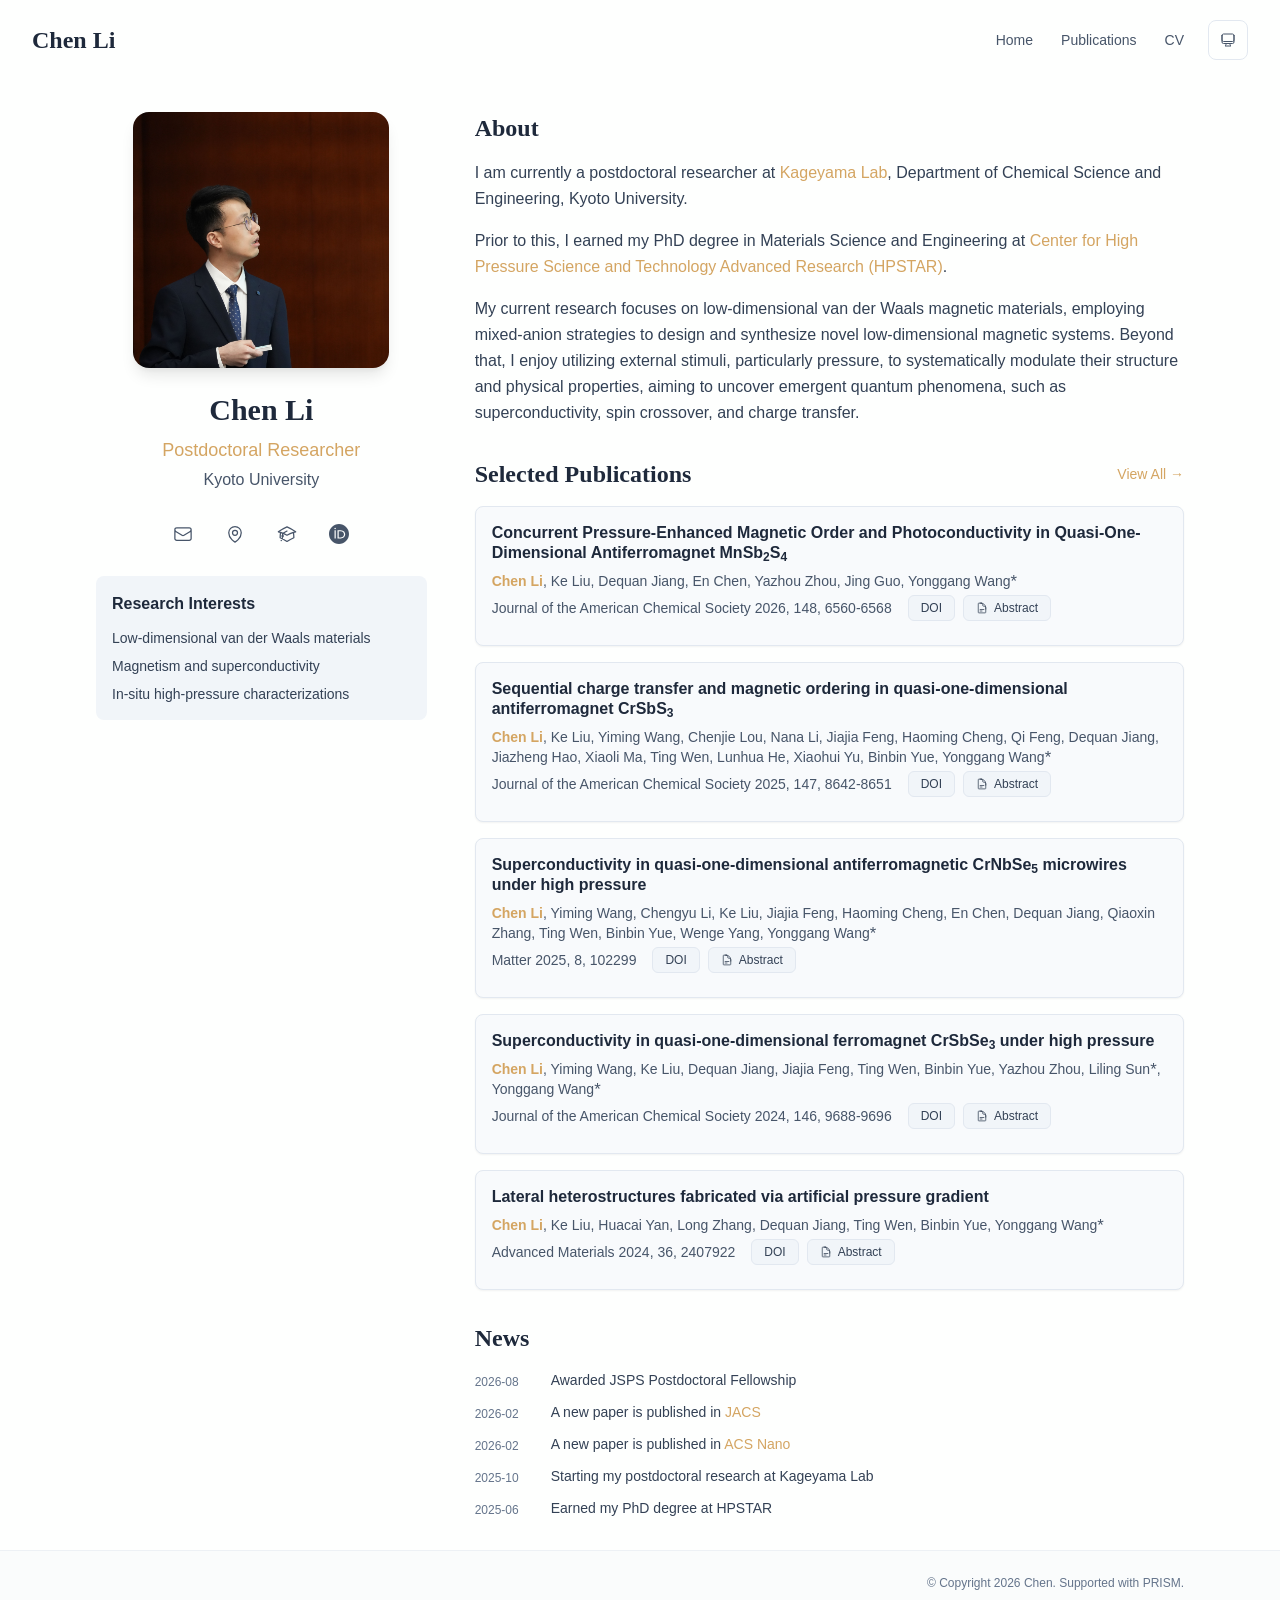
<file: index.html>
<!DOCTYPE html><html lang="en" class="scroll-smooth"><head><meta charSet="utf-8"/><meta name="viewport" content="width=device-width, initial-scale=1"/><link rel="preload" as="image" href="/bio.jpg"/><link rel="stylesheet" href="/_next/static/css/4461d290c5c83cb2.css" data-precedence="next"/><link rel="preload" as="script" fetchPriority="low" href="/_next/static/chunks/webpack-af78f5c2c11af041.js"/><script src="/_next/static/chunks/4bd1b696-70b6d399998de86a.js" async=""></script><script src="/_next/static/chunks/684-5aaa8290a129f299.js" async=""></script><script src="/_next/static/chunks/main-app-06fecb8432d0d6ea.js" async=""></script><script src="/_next/static/chunks/461-a9a5d7b05a71d978.js" async=""></script><script src="/_next/static/chunks/874-6cc630662f3664af.js" async=""></script><script src="/_next/static/chunks/291-e39730cc9327e39b.js" async=""></script><script src="/_next/static/chunks/app/layout-7cc1626130f4eca4.js" async=""></script><script src="/_next/static/chunks/7-3c10a3ea5a1dd78a.js" async=""></script><script src="/_next/static/chunks/748-a5b0eda860cf1ca7.js" async=""></script><script src="/_next/static/chunks/app/page-0ad89572e570c204.js" async=""></script><link rel="icon" href="/arrow.png" type="image/svg+xml"/><link rel="dns-prefetch" href="https://jialeliu.com"/><link rel="preconnect" href="https://jialeliu.com" crossorigin=""/><link rel="preload" as="font" type="font/woff2" href="https://jialeliu.com/fonts/georgiab.woff2" crossorigin=""/><script>
              try {
                const theme = localStorage.getItem('theme-storage');
                const parsed = theme ? JSON.parse(theme) : null;
                const setting = parsed?.state?.theme || 'system';
                const prefersDark = typeof window !== 'undefined' && window.matchMedia && window.matchMedia('(prefers-color-scheme: dark)').matches;
                const effective = setting === 'dark' ? 'dark' : (setting === 'light' ? 'light' : (prefersDark ? 'dark' : 'light'));
                var root = document.documentElement;
                root.classList.add(effective);
                root.setAttribute('data-theme', effective);
              } catch (e) {
                var root = document.documentElement;
                root.classList.add('light');
                root.setAttribute('data-theme', 'light');
              }
            </script><script>
    try {
      const cfg = {"enabled":false,"locales":["en"],"defaultLocale":"en","mode":"auto","fixedLocale":"en","persist":true,"switcher":true,"labels":{"en":"en"}};
      const storageKey = 'locale-storage';
      const normalize = (value) => typeof value === 'string' ? value.trim().replace('_', '-').toLowerCase() : '';
      const matchLocale = (candidate) => {
        const normalized = normalize(candidate);
        if (!normalized) return null;
        if (cfg.locales.includes(normalized)) return normalized;
        const language = normalized.split('-')[0];
        if (cfg.locales.includes(language)) return language;
        return null;
      };

      let resolved = null;

      if (cfg.persist) {
        resolved = matchLocale(localStorage.getItem(storageKey));
      }

      if (!resolved) {
        if (cfg.mode === 'fixed') {
          resolved = cfg.fixedLocale;
        } else {
          resolved = matchLocale(navigator.language);
        }
      }

      if (!resolved) {
        resolved = cfg.defaultLocale;
      }

      const root = document.documentElement;
      root.lang = resolved;
      root.setAttribute('data-locale', resolved);

      if (cfg.persist) {
        localStorage.setItem(storageKey, resolved);
      }
    } catch (e) {
      const root = document.documentElement;
      root.lang = 'en';
      root.setAttribute('data-locale', 'en');
    }
  </script><title>Chen Li</title><meta name="description" content="Postdoctoral Researcher at Kyoto University."/><meta name="author" content="Chen Li"/><meta name="keywords" content="Chen Li,PhD,Research,Kyoto University"/><meta name="creator" content="Chen Li"/><meta name="publisher" content="Chen Li"/><meta property="og:title" content="Chen Li"/><meta property="og:description" content="Postdoctoral Researcher at Kyoto University."/><meta property="og:site_name" content="Chen Li&#x27;s Academic Website"/><meta property="og:locale" content="en_US"/><meta property="og:type" content="website"/><meta name="twitter:card" content="summary"/><meta name="twitter:title" content="Chen Li"/><meta name="twitter:description" content="Postdoctoral Researcher at Kyoto University."/><link rel="icon" href="/arrow.png"/><script>document.querySelectorAll('body link[rel="icon"], body link[rel="apple-touch-icon"]').forEach(el => document.head.appendChild(el))</script><script src="/_next/static/chunks/polyfills-42372ed130431b0a.js" noModule=""></script></head><body class="font-sans antialiased"><div style="visibility:hidden"><nav class="fixed top-0 left-0 right-0 z-50" data-headlessui-state=""><div class="transition-all duration-300 ease-out bg-transparent" style="transform:translateY(-100px)"><div class="max-w-7xl mx-auto px-4 sm:px-6 lg:px-8"><div class="flex justify-between items-center h-16 lg:h-20"><div class="flex-shrink-0" tabindex="0"><a class="text-xl lg:text-2xl font-serif font-semibold text-primary hover:text-accent transition-colors duration-200" href="/">Chen Li</a></div><div class="hidden lg:block"><div class="ml-10 flex items-center space-x-3"><div class="relative flex items-baseline space-x-1"><a data-nav-href="/" class="relative px-3 py-2 text-sm font-medium rounded-lg transition-colors duration-150 text-primary" href="/">Home</a><a data-nav-href="/publications" class="relative px-3 py-2 text-sm font-medium rounded-lg transition-colors duration-150 text-neutral-600" href="/publications/">Publications</a><a data-nav-href="/cv" class="relative px-3 py-2 text-sm font-medium rounded-lg transition-colors duration-150 text-neutral-600" href="/cv/">CV</a></div><div class="flex items-center justify-center w-10 h-10 rounded-lg border border-neutral-200 dark:border-[rgba(148,163,184,0.24)] bg-background dark:bg-neutral-800"><div class="w-4 h-4 rounded-full bg-neutral-300 animate-pulse"></div></div></div></div><div class="lg:hidden flex items-center space-x-2"><div class="flex items-center justify-center w-10 h-10 rounded-lg border border-neutral-200 dark:border-[rgba(148,163,184,0.24)] bg-background dark:bg-neutral-800"><div class="w-4 h-4 rounded-full bg-neutral-300 animate-pulse"></div></div><button class="inline-flex items-center justify-center p-2 rounded-md text-neutral-600 hover:text-primary hover:bg-neutral-100 dark:hover:bg-neutral-800 focus:outline-none focus:ring-2 focus:ring-inset focus:ring-accent transition-colors duration-200" id="headlessui-disclosure-button-«R7pdb»" type="button" aria-expanded="false" data-headlessui-state=""><span class="sr-only">Open main menu</span><div><svg xmlns="http://www.w3.org/2000/svg" fill="none" viewBox="0 0 24 24" stroke-width="1.5" stroke="currentColor" aria-hidden="true" data-slot="icon" class="block h-6 w-6"><path stroke-linecap="round" stroke-linejoin="round" d="M3.75 6.75h16.5M3.75 12h16.5m-16.5 5.25h16.5"></path></svg></div></button></div></div></div></div></nav><main class="min-h-screen pt-16 lg:pt-20"><div class="max-w-6xl mx-auto px-4 sm:px-6 lg:px-8 py-8 bg-background min-h-screen"><div class="grid grid-cols-1 lg:grid-cols-3 gap-12"><div class="lg:col-span-1"><div class="sticky top-8" style="opacity:0;transform:translateY(20px)"><div class="w-64 h-64 mx-auto mb-6 rounded-2xl overflow-hidden shadow-lg hover:shadow-xl transition-all duration-200 hover:scale-105"><img alt="Chen Li" width="256" height="256" decoding="async" data-nimg="1" class="w-full h-full object-cover object-[32%_center]" style="color:transparent" src="/bio.jpg"/></div><div class="text-center mb-6"><h1 class="text-3xl font-serif font-bold text-primary mb-2">Chen Li</h1><p class="text-lg text-accent font-medium mb-1">Postdoctoral Researcher</p><p class="text-neutral-600 mb-2">Kyoto University</p></div><div class="flex flex-wrap justify-center gap-3 sm:gap-4 mb-6 relative px-2"><div class="relative"><button class="p-2 sm:p-2 transition-colors duration-200 text-neutral-600 dark:text-neutral-400 hover:text-accent" aria-label="Email"><svg xmlns="http://www.w3.org/2000/svg" fill="none" viewBox="0 0 24 24" stroke-width="1.5" stroke="currentColor" aria-hidden="true" data-slot="icon" class="h-5 w-5"><path stroke-linecap="round" stroke-linejoin="round" d="M21.75 6.75v10.5a2.25 2.25 0 0 1-2.25 2.25h-15a2.25 2.25 0 0 1-2.25-2.25V6.75m19.5 0A2.25 2.25 0 0 0 19.5 4.5h-15a2.25 2.25 0 0 0-2.25 2.25m19.5 0v.243a2.25 2.25 0 0 1-1.07 1.916l-7.5 4.615a2.25 2.25 0 0 1-2.36 0L3.32 8.91a2.25 2.25 0 0 1-1.07-1.916V6.75"></path></svg></button></div><div class="relative"><button class="p-2 sm:p-2 transition-colors duration-200 text-neutral-600 dark:text-neutral-400 hover:text-accent" aria-label="Location"><svg xmlns="http://www.w3.org/2000/svg" fill="none" viewBox="0 0 24 24" stroke-width="1.5" stroke="currentColor" aria-hidden="true" data-slot="icon" class="h-5 w-5"><path stroke-linecap="round" stroke-linejoin="round" d="M15 10.5a3 3 0 1 1-6 0 3 3 0 0 1 6 0Z"></path><path stroke-linecap="round" stroke-linejoin="round" d="M19.5 10.5c0 7.142-7.5 11.25-7.5 11.25S4.5 17.642 4.5 10.5a7.5 7.5 0 1 1 15 0Z"></path></svg></button></div><a href="https://scholar.google.com/citations?user=0LoBZj8AAAAJ&amp;hl=en" target="_blank" rel="noopener noreferrer" class="p-2 sm:p-2 text-neutral-600 dark:text-neutral-400 hover:text-accent transition-colors duration-200" aria-label="Google Scholar"><svg xmlns="http://www.w3.org/2000/svg" fill="none" viewBox="0 0 24 24" stroke-width="1.5" stroke="currentColor" aria-hidden="true" data-slot="icon" class="h-5 w-5"><path stroke-linecap="round" stroke-linejoin="round" d="M4.26 10.147a60.438 60.438 0 0 0-.491 6.347A48.62 48.62 0 0 1 12 20.904a48.62 48.62 0 0 1 8.232-4.41 60.46 60.46 0 0 0-.491-6.347m-15.482 0a50.636 50.636 0 0 0-2.658-.813A59.906 59.906 0 0 1 12 3.493a59.903 59.903 0 0 1 10.399 5.84c-.896.248-1.783.52-2.658.814m-15.482 0A50.717 50.717 0 0 1 12 13.489a50.702 50.702 0 0 1 7.74-3.342M6.75 15a.75.75 0 1 0 0-1.5.75.75 0 0 0 0 1.5Zm0 0v-3.675A55.378 55.378 0 0 1 12 8.443m-7.007 11.55A5.981 5.981 0 0 0 6.75 15.75v-1.5"></path></svg></a><a href="https://orcid.org/0000-0002-1563-6939" target="_blank" rel="noopener noreferrer" class="p-2 sm:p-2 text-neutral-600 dark:text-neutral-400 hover:text-accent transition-colors duration-200" aria-label="ORCID"><svg viewBox="0 0 24 24" fill="currentColor" class="h-5 w-5" xmlns="http://www.w3.org/2000/svg"><path d="M12 0C5.372 0 0 5.372 0 12s5.372 12 12 12 12-5.372 12-12S18.628 0 12 0zM7.369 4.378c.525 0 .947.431.947.947s-.422.947-.947.947a.95.95 0 0 1-.947-.947c0-.525.422-.947.947-.947zm-.722 3.038h1.444v10.041H6.647V7.416zm3.562 0h3.9c3.712 0 5.344 2.653 5.344 5.025 0 2.578-2.016 5.025-5.325 5.025h-3.919V7.416zm1.444 1.303v7.444h2.297c3.272 0 4.022-2.484 4.022-3.722 0-2.016-1.284-3.722-4.097-3.722h-2.222z"></path></svg></a></div><div class="bg-neutral-100 dark:bg-neutral-800 rounded-lg p-4 mb-6 hover:shadow-lg transition-all duration-200 hover:scale-[1.02]"><h3 class="font-semibold text-primary mb-3">Research Interests</h3><div class="space-y-2 text-sm text-neutral-700 dark:text-neutral-500"><div>Low-dimensional van der Waals materials</div><div>Magnetism and superconductivity</div><div>In-situ high-pressure characterizations</div></div></div></div></div><div class="lg:col-span-2 space-y-8"><section id="about" class="scroll-mt-24 space-y-8"><section style="opacity:0;transform:translateY(20px)"><h2 class="text-2xl font-serif font-bold text-primary mb-4">About</h2><div class="text-neutral-700 dark:text-neutral-600 leading-relaxed"><p class="mb-4 last:mb-0">I am currently a postdoctoral researcher at <a href="https://www.ehcc.kyoto-u.ac.jp/eh10/" node="[object Object]" target="_blank" rel="noopener noreferrer" class="text-accent font-medium transition-all duration-200 rounded hover:bg-accent/10 hover:shadow-sm">Kageyama Lab</a>, Department of Chemical Science and Engineering, Kyoto University.</p>
<p class="mb-4 last:mb-0">Prior to this, I earned my PhD degree in Materials Science and Engineering at <a href="https://hpstar.ac.cn/" node="[object Object]" target="_blank" rel="noopener noreferrer" class="text-accent font-medium transition-all duration-200 rounded hover:bg-accent/10 hover:shadow-sm">Center for High Pressure Science and Technology Advanced Research (HPSTAR)</a>.</p>
<p class="mb-4 last:mb-0">My current research focuses on low-dimensional van der Waals magnetic materials, employing mixed-anion strategies to design and synthesize novel low-dimensional magnetic systems. Beyond that, I enjoy utilizing external stimuli, particularly pressure, to systematically modulate their structure and physical properties, aiming to uncover emergent quantum phenomena, such as superconductivity, spin crossover, and charge transfer.</p></div></section><section style="opacity:0;transform:translateY(20px)"><div class="flex items-center justify-between mb-4"><h2 class="text-2xl font-serif font-bold text-primary">Selected Publications</h2><a class="text-accent hover:text-accent-dark text-sm font-medium transition-all duration-200 rounded hover:bg-accent/10 hover:shadow-sm" href="/publications/">View All<!-- --> →</a></div><div class="space-y-4"><div class="bg-neutral-50 dark:bg-neutral-800 p-4 rounded-lg shadow-sm border border-neutral-200 dark:border-[rgba(148,163,184,0.24)] hover:shadow-lg transition-all duration-200 hover:scale-[1.02]" style="opacity:0;transform:translateY(20px)"><h3 class="font-semibold text-primary mb-2 leading-tight">Concurrent Pressure-Enhanced Magnetic Order and Photoconductivity in Quasi-One-Dimensional Antiferromagnet MnSb<sub>2</sub>S<sub>4</sub></h3><p class="text-sm text-neutral-600 dark:text-neutral-500 mb-1"><span><span class="font-semibold text-accent ">Chen Li</span>, </span><span><span class=" ">Ke Liu</span>, </span><span><span class=" ">Dequan Jiang</span>, </span><span><span class=" ">En Chen</span>, </span><span><span class=" ">Yazhou Zhou</span>, </span><span><span class=" ">Jing Guo</span>, </span><span><span class=" ">Yonggang Wang</span><sup class="relative top-[0.05em] ml-[0px] text-[1.2em] text-neutral-600 dark:text-neutral-500">*</sup></span></p><div class="flex flex-wrap items-center gap-x-4 gap-y-2 mb-2"><span class="text-sm text-neutral-600 dark:text-neutral-500"><span>Journal of the American Chemical Society</span> 2026, 148, 6560-6568</span><div class="flex items-center gap-2"><a href="https://doi.org/10.1021/jacs.5c21160" target="_blank" rel="noopener noreferrer" class="inline-flex items-center px-3 py-1 rounded-md text-xs font-medium bg-neutral-100 dark:bg-neutral-900/50 border border-neutral-200 dark:border-neutral-700 text-neutral-700 dark:text-neutral-300 hover:bg-accent hover:text-white hover:border-accent dark:hover:border-accent transition-colors duration-200">DOI</a><button class="inline-flex items-center px-3 py-1 rounded-md text-xs font-medium border transition-colors duration-200 bg-neutral-100 dark:bg-neutral-900/50 border-neutral-200 dark:border-neutral-700 text-neutral-700 dark:text-neutral-300 hover:bg-accent hover:text-white hover:border-accent dark:hover:border-accent"><svg xmlns="http://www.w3.org/2000/svg" fill="none" viewBox="0 0 24 24" stroke-width="1.5" stroke="currentColor" aria-hidden="true" data-slot="icon" class="h-3 w-3 mr-1.5"><path stroke-linecap="round" stroke-linejoin="round" d="M19.5 14.25v-2.625a3.375 3.375 0 0 0-3.375-3.375h-1.5A1.125 1.125 0 0 1 13.5 7.125v-1.5a3.375 3.375 0 0 0-3.375-3.375H8.25m0 12.75h7.5m-7.5 3H12M10.5 2.25H5.625c-.621 0-1.125.504-1.125 1.125v17.25c0 .621.504 1.125 1.125 1.125h12.75c.621 0 1.125-.504 1.125-1.125V11.25a9 9 0 0 0-9-9Z"></path></svg>Abstract</button></div></div></div><div class="bg-neutral-50 dark:bg-neutral-800 p-4 rounded-lg shadow-sm border border-neutral-200 dark:border-[rgba(148,163,184,0.24)] hover:shadow-lg transition-all duration-200 hover:scale-[1.02]" style="opacity:0;transform:translateY(20px)"><h3 class="font-semibold text-primary mb-2 leading-tight">Sequential charge transfer and magnetic ordering in quasi-one-dimensional antiferromagnet CrSbS<sub>3</sub></h3><p class="text-sm text-neutral-600 dark:text-neutral-500 mb-1"><span><span class="font-semibold text-accent ">Chen Li</span>, </span><span><span class=" ">Ke Liu</span>, </span><span><span class=" ">Yiming Wang</span>, </span><span><span class=" ">Chenjie Lou</span>, </span><span><span class=" ">Nana Li</span>, </span><span><span class=" ">Jiajia Feng</span>, </span><span><span class=" ">Haoming Cheng</span>, </span><span><span class=" ">Qi Feng</span>, </span><span><span class=" ">Dequan Jiang</span>, </span><span><span class=" ">Jiazheng Hao</span>, </span><span><span class=" ">Xiaoli Ma</span>, </span><span><span class=" ">Ting Wen</span>, </span><span><span class=" ">Lunhua He</span>, </span><span><span class=" ">Xiaohui Yu</span>, </span><span><span class=" ">Binbin Yue</span>, </span><span><span class=" ">Yonggang Wang</span><sup class="relative top-[0.05em] ml-[0px] text-[1.2em] text-neutral-600 dark:text-neutral-500">*</sup></span></p><div class="flex flex-wrap items-center gap-x-4 gap-y-2 mb-2"><span class="text-sm text-neutral-600 dark:text-neutral-500"><span>Journal of the American Chemical Society</span> 2025, 147, 8642-8651</span><div class="flex items-center gap-2"><a href="https://doi.org/10.1021/jacs.4c17892" target="_blank" rel="noopener noreferrer" class="inline-flex items-center px-3 py-1 rounded-md text-xs font-medium bg-neutral-100 dark:bg-neutral-900/50 border border-neutral-200 dark:border-neutral-700 text-neutral-700 dark:text-neutral-300 hover:bg-accent hover:text-white hover:border-accent dark:hover:border-accent transition-colors duration-200">DOI</a><button class="inline-flex items-center px-3 py-1 rounded-md text-xs font-medium border transition-colors duration-200 bg-neutral-100 dark:bg-neutral-900/50 border-neutral-200 dark:border-neutral-700 text-neutral-700 dark:text-neutral-300 hover:bg-accent hover:text-white hover:border-accent dark:hover:border-accent"><svg xmlns="http://www.w3.org/2000/svg" fill="none" viewBox="0 0 24 24" stroke-width="1.5" stroke="currentColor" aria-hidden="true" data-slot="icon" class="h-3 w-3 mr-1.5"><path stroke-linecap="round" stroke-linejoin="round" d="M19.5 14.25v-2.625a3.375 3.375 0 0 0-3.375-3.375h-1.5A1.125 1.125 0 0 1 13.5 7.125v-1.5a3.375 3.375 0 0 0-3.375-3.375H8.25m0 12.75h7.5m-7.5 3H12M10.5 2.25H5.625c-.621 0-1.125.504-1.125 1.125v17.25c0 .621.504 1.125 1.125 1.125h12.75c.621 0 1.125-.504 1.125-1.125V11.25a9 9 0 0 0-9-9Z"></path></svg>Abstract</button></div></div></div><div class="bg-neutral-50 dark:bg-neutral-800 p-4 rounded-lg shadow-sm border border-neutral-200 dark:border-[rgba(148,163,184,0.24)] hover:shadow-lg transition-all duration-200 hover:scale-[1.02]" style="opacity:0;transform:translateY(20px)"><h3 class="font-semibold text-primary mb-2 leading-tight">Superconductivity in quasi-one-dimensional antiferromagnetic CrNbSe<sub>5</sub> microwires under high pressure</h3><p class="text-sm text-neutral-600 dark:text-neutral-500 mb-1"><span><span class="font-semibold text-accent ">Chen Li</span>, </span><span><span class=" ">Yiming Wang</span>, </span><span><span class=" ">Chengyu Li</span>, </span><span><span class=" ">Ke Liu</span>, </span><span><span class=" ">Jiajia Feng</span>, </span><span><span class=" ">Haoming Cheng</span>, </span><span><span class=" ">En Chen</span>, </span><span><span class=" ">Dequan Jiang</span>, </span><span><span class=" ">Qiaoxin Zhang</span>, </span><span><span class=" ">Ting Wen</span>, </span><span><span class=" ">Binbin Yue</span>, </span><span><span class=" ">Wenge Yang</span>, </span><span><span class=" ">Yonggang Wang</span><sup class="relative top-[0.05em] ml-[0px] text-[1.2em] text-neutral-600 dark:text-neutral-500">*</sup></span></p><div class="flex flex-wrap items-center gap-x-4 gap-y-2 mb-2"><span class="text-sm text-neutral-600 dark:text-neutral-500"><span>Matter</span> 2025, 8, 102299</span><div class="flex items-center gap-2"><a href="https://doi.org/10.1016/j.matt.2025.102299" target="_blank" rel="noopener noreferrer" class="inline-flex items-center px-3 py-1 rounded-md text-xs font-medium bg-neutral-100 dark:bg-neutral-900/50 border border-neutral-200 dark:border-neutral-700 text-neutral-700 dark:text-neutral-300 hover:bg-accent hover:text-white hover:border-accent dark:hover:border-accent transition-colors duration-200">DOI</a><button class="inline-flex items-center px-3 py-1 rounded-md text-xs font-medium border transition-colors duration-200 bg-neutral-100 dark:bg-neutral-900/50 border-neutral-200 dark:border-neutral-700 text-neutral-700 dark:text-neutral-300 hover:bg-accent hover:text-white hover:border-accent dark:hover:border-accent"><svg xmlns="http://www.w3.org/2000/svg" fill="none" viewBox="0 0 24 24" stroke-width="1.5" stroke="currentColor" aria-hidden="true" data-slot="icon" class="h-3 w-3 mr-1.5"><path stroke-linecap="round" stroke-linejoin="round" d="M19.5 14.25v-2.625a3.375 3.375 0 0 0-3.375-3.375h-1.5A1.125 1.125 0 0 1 13.5 7.125v-1.5a3.375 3.375 0 0 0-3.375-3.375H8.25m0 12.75h7.5m-7.5 3H12M10.5 2.25H5.625c-.621 0-1.125.504-1.125 1.125v17.25c0 .621.504 1.125 1.125 1.125h12.75c.621 0 1.125-.504 1.125-1.125V11.25a9 9 0 0 0-9-9Z"></path></svg>Abstract</button></div></div></div><div class="bg-neutral-50 dark:bg-neutral-800 p-4 rounded-lg shadow-sm border border-neutral-200 dark:border-[rgba(148,163,184,0.24)] hover:shadow-lg transition-all duration-200 hover:scale-[1.02]" style="opacity:0;transform:translateY(20px)"><h3 class="font-semibold text-primary mb-2 leading-tight">Superconductivity in quasi-one-dimensional ferromagnet CrSbSe<sub>3</sub> under high pressure</h3><p class="text-sm text-neutral-600 dark:text-neutral-500 mb-1"><span><span class="font-semibold text-accent ">Chen Li</span>, </span><span><span class=" ">Yiming Wang</span>, </span><span><span class=" ">Ke Liu</span>, </span><span><span class=" ">Dequan Jiang</span>, </span><span><span class=" ">Jiajia Feng</span>, </span><span><span class=" ">Ting Wen</span>, </span><span><span class=" ">Binbin Yue</span>, </span><span><span class=" ">Yazhou Zhou</span>, </span><span><span class=" ">Liling Sun</span><sup class="relative top-[0.05em] ml-[0px] text-[1.2em] text-neutral-600 dark:text-neutral-500">*</sup>, </span><span><span class=" ">Yonggang Wang</span><sup class="relative top-[0.05em] ml-[0px] text-[1.2em] text-neutral-600 dark:text-neutral-500">*</sup></span></p><div class="flex flex-wrap items-center gap-x-4 gap-y-2 mb-2"><span class="text-sm text-neutral-600 dark:text-neutral-500"><span>Journal of the American Chemical Society</span> 2024, 146, 9688-9696</span><div class="flex items-center gap-2"><a href="https://doi.org/10.1021/jacs.3c13503" target="_blank" rel="noopener noreferrer" class="inline-flex items-center px-3 py-1 rounded-md text-xs font-medium bg-neutral-100 dark:bg-neutral-900/50 border border-neutral-200 dark:border-neutral-700 text-neutral-700 dark:text-neutral-300 hover:bg-accent hover:text-white hover:border-accent dark:hover:border-accent transition-colors duration-200">DOI</a><button class="inline-flex items-center px-3 py-1 rounded-md text-xs font-medium border transition-colors duration-200 bg-neutral-100 dark:bg-neutral-900/50 border-neutral-200 dark:border-neutral-700 text-neutral-700 dark:text-neutral-300 hover:bg-accent hover:text-white hover:border-accent dark:hover:border-accent"><svg xmlns="http://www.w3.org/2000/svg" fill="none" viewBox="0 0 24 24" stroke-width="1.5" stroke="currentColor" aria-hidden="true" data-slot="icon" class="h-3 w-3 mr-1.5"><path stroke-linecap="round" stroke-linejoin="round" d="M19.5 14.25v-2.625a3.375 3.375 0 0 0-3.375-3.375h-1.5A1.125 1.125 0 0 1 13.5 7.125v-1.5a3.375 3.375 0 0 0-3.375-3.375H8.25m0 12.75h7.5m-7.5 3H12M10.5 2.25H5.625c-.621 0-1.125.504-1.125 1.125v17.25c0 .621.504 1.125 1.125 1.125h12.75c.621 0 1.125-.504 1.125-1.125V11.25a9 9 0 0 0-9-9Z"></path></svg>Abstract</button></div></div></div><div class="bg-neutral-50 dark:bg-neutral-800 p-4 rounded-lg shadow-sm border border-neutral-200 dark:border-[rgba(148,163,184,0.24)] hover:shadow-lg transition-all duration-200 hover:scale-[1.02]" style="opacity:0;transform:translateY(20px)"><h3 class="font-semibold text-primary mb-2 leading-tight">Lateral heterostructures fabricated via artificial pressure gradient</h3><p class="text-sm text-neutral-600 dark:text-neutral-500 mb-1"><span><span class="font-semibold text-accent ">Chen Li</span>, </span><span><span class=" ">Ke Liu</span>, </span><span><span class=" ">Huacai Yan</span>, </span><span><span class=" ">Long Zhang</span>, </span><span><span class=" ">Dequan Jiang</span>, </span><span><span class=" ">Ting Wen</span>, </span><span><span class=" ">Binbin Yue</span>, </span><span><span class=" ">Yonggang Wang</span><sup class="relative top-[0.05em] ml-[0px] text-[1.2em] text-neutral-600 dark:text-neutral-500">*</sup></span></p><div class="flex flex-wrap items-center gap-x-4 gap-y-2 mb-2"><span class="text-sm text-neutral-600 dark:text-neutral-500"><span>Advanced Materials</span> 2024, 36, 2407922</span><div class="flex items-center gap-2"><a href="https://doi.org/10.1002/adma.202407922" target="_blank" rel="noopener noreferrer" class="inline-flex items-center px-3 py-1 rounded-md text-xs font-medium bg-neutral-100 dark:bg-neutral-900/50 border border-neutral-200 dark:border-neutral-700 text-neutral-700 dark:text-neutral-300 hover:bg-accent hover:text-white hover:border-accent dark:hover:border-accent transition-colors duration-200">DOI</a><button class="inline-flex items-center px-3 py-1 rounded-md text-xs font-medium border transition-colors duration-200 bg-neutral-100 dark:bg-neutral-900/50 border-neutral-200 dark:border-neutral-700 text-neutral-700 dark:text-neutral-300 hover:bg-accent hover:text-white hover:border-accent dark:hover:border-accent"><svg xmlns="http://www.w3.org/2000/svg" fill="none" viewBox="0 0 24 24" stroke-width="1.5" stroke="currentColor" aria-hidden="true" data-slot="icon" class="h-3 w-3 mr-1.5"><path stroke-linecap="round" stroke-linejoin="round" d="M19.5 14.25v-2.625a3.375 3.375 0 0 0-3.375-3.375h-1.5A1.125 1.125 0 0 1 13.5 7.125v-1.5a3.375 3.375 0 0 0-3.375-3.375H8.25m0 12.75h7.5m-7.5 3H12M10.5 2.25H5.625c-.621 0-1.125.504-1.125 1.125v17.25c0 .621.504 1.125 1.125 1.125h12.75c.621 0 1.125-.504 1.125-1.125V11.25a9 9 0 0 0-9-9Z"></path></svg>Abstract</button></div></div></div></div></section><section style="opacity:0;transform:translateY(20px)"><h2 class="text-2xl font-serif font-bold text-primary mb-4">News</h2><div class="space-y-3"><div class="flex items-start space-x-3"><span class="text-xs text-neutral-500 mt-1 w-16 flex-shrink-0">2026-08</span><p class="text-sm text-neutral-700 [&amp;_a]:text-accent [&amp;_a]:!no-underline hover:[&amp;_a]:opacity-80 [&amp;_a]:transition-opacity">Awarded JSPS Postdoctoral Fellowship</p></div><div class="flex items-start space-x-3"><span class="text-xs text-neutral-500 mt-1 w-16 flex-shrink-0">2026-02</span><p class="text-sm text-neutral-700 [&amp;_a]:text-accent [&amp;_a]:!no-underline hover:[&amp;_a]:opacity-80 [&amp;_a]:transition-opacity">A new paper is published in <a href='https://doi.org/10.1021/jacs.5c21160' target='_blank' style='text-decoration: underline;'>JACS</a></p></div><div class="flex items-start space-x-3"><span class="text-xs text-neutral-500 mt-1 w-16 flex-shrink-0">2026-02</span><p class="text-sm text-neutral-700 [&amp;_a]:text-accent [&amp;_a]:!no-underline hover:[&amp;_a]:opacity-80 [&amp;_a]:transition-opacity">A new paper is published in <a href='https://doi.org/10.1021/acsnano.5c19072' target='_blank' style='text-decoration: underline;'>ACS Nano</a></p></div><div class="flex items-start space-x-3"><span class="text-xs text-neutral-500 mt-1 w-16 flex-shrink-0">2025-10</span><p class="text-sm text-neutral-700 [&amp;_a]:text-accent [&amp;_a]:!no-underline hover:[&amp;_a]:opacity-80 [&amp;_a]:transition-opacity">Starting my postdoctoral research at Kageyama Lab</p></div><div class="flex items-start space-x-3"><span class="text-xs text-neutral-500 mt-1 w-16 flex-shrink-0">2025-06</span><p class="text-sm text-neutral-700 [&amp;_a]:text-accent [&amp;_a]:!no-underline hover:[&amp;_a]:opacity-80 [&amp;_a]:transition-opacity">Earned my PhD degree at HPSTAR</p></div></div></section></section></div></div></div><!--$--><!--/$--><!--$--><!--/$--></main><footer class="border-t border-neutral-200/50 bg-neutral-50/50 dark:bg-neutral-900/50 dark:border-neutral-700/50"><div class="max-w-6xl mx-auto px-4 sm:px-6 lg:px-8 py-6"><div class="flex flex-col sm:flex-row justify-end items-center gap-2"><p class="text-xs text-neutral-500">© Copyright <!-- -->2026<!-- --> Chen. Supported with<!-- --> <a href="https://github.com/xyjoey/PRISM" target="_blank" rel="noopener noreferrer" class="hover:text-neutral-800 dark:hover:text-neutral-200 hover:underline transition-colors">PRISM</a>.</p></div></div></footer></div><script src="/_next/static/chunks/webpack-af78f5c2c11af041.js" async=""></script><script>(self.__next_f=self.__next_f||[]).push([0])</script><script>self.__next_f.push([1,"1:\"$Sreact.fragment\"\n3:I[3719,[\"461\",\"static/chunks/461-a9a5d7b05a71d978.js\",\"874\",\"static/chunks/874-6cc630662f3664af.js\",\"291\",\"static/chunks/291-e39730cc9327e39b.js\",\"177\",\"static/chunks/app/layout-7cc1626130f4eca4.js\"],\"ThemeProvider\"]\n4:I[310,[\"461\",\"static/chunks/461-a9a5d7b05a71d978.js\",\"874\",\"static/chunks/874-6cc630662f3664af.js\",\"291\",\"static/chunks/291-e39730cc9327e39b.js\",\"177\",\"static/chunks/app/layout-7cc1626130f4eca4.js\"],\"LocaleProvider\"]\n5:I[4574,[\"461\",\"static/chunks/461-a9a5d7b05a71d978.js\",\"874\",\"static/chunks/874-6cc630662f3664af.js\",\"291\",\"static/chunks/291-e39730cc9327e39b.js\",\"177\",\"static/chunks/app/layout-7cc1626130f4eca4.js\"],\"default\"]\n6:I[7555,[],\"\"]\n7:I[1295,[],\"\"]\n8:I[2548,[\"461\",\"static/chunks/461-a9a5d7b05a71d978.js\",\"874\",\"static/chunks/874-6cc630662f3664af.js\",\"291\",\"static/chunks/291-e39730cc9327e39b.js\",\"177\",\"static/chunks/app/layout-7cc1626130f4eca4.js\"],\"default\"]\n9:I[3696,[\"461\",\"static/chunks/461-a9a5d7b05a71d978.js\",\"7\",\"static/chunks/7-3c10a3ea5a1dd78a.js\",\"874\",\"static/chunks/874-6cc630662f3664af.js\",\"748\",\"static/chunks/748-a5b0eda860cf1ca7.js\",\"974\",\"static/chunks/app/page-0ad89572e570c204.js\"],\"default\"]\n14:I[9665,[],\"MetadataBoundary\"]\n16:I[9665,[],\"OutletBoundary\"]\n19:I[4911,[],\"AsyncMetadataOutlet\"]\n1b:I[9665,[],\"ViewportBoundary\"]\n1d:I[6614,[],\"\"]\n:HL[\"/_next/static/css/4461d290c5c83cb2.css\",\"style\"]\n2:T579,\n    try {\n      const cfg = {\"enabled\":false,\"locales\":[\"en\"],\"defaultLocale\":\"en\",\"mode\":\"auto\",\"fixedLocale\":\"en\",\"persist\":true,\"switcher\":true,\"labels\":{\"en\":\"en\"}};\n      const storageKey = 'locale-storage';\n      const normalize = (value) =\u003e typeof value === 'string' ? value.trim().replace('_', '-').toLowerCase() : '';\n      const matchLocale = (candidate) =\u003e {\n        const normalized = normalize(candidate);\n        if (!normalized) return null;\n        if (cfg.locales.includes(normalized)) return normalized;\n        const language = normalized.split('-')[0];\n        if (cfg.locales.includes(language)) return language;\n        return null;\n      };\n\n "])</script><script>self.__next_f.push([1,"     let resolved = null;\n\n      if (cfg.persist) {\n        resolved = matchLocale(localStorage.getItem(storageKey));\n      }\n\n      if (!resolved) {\n        if (cfg.mode === 'fixed') {\n          resolved = cfg.fixedLocale;\n        } else {\n          resolved = matchLocale(navigator.language);\n        }\n      }\n\n      if (!resolved) {\n        resolved = cfg.defaultLocale;\n      }\n\n      const root = document.documentElement;\n      root.lang = resolved;\n      root.setAttribute('data-locale', resolved);\n\n      if (cfg.persist) {\n        localStorage.setItem(storageKey, resolved);\n      }\n    } catch (e) {\n      const root = document.documentElement;\n      root.lang = 'en';\n      root.setAttribute('data-locale', 'en');\n    }\n  a:T48b,Low-dimensional van der Waals materials constitute fertile ground for exploring intertwined magnetism, transport, and optoelectronics, yet the structural provenance underlying the interplay among diverse quantum orders remains scarcely elucidated. Here, we report a rare case of simultaneous enhancement of magnetic order and photoconductivity in pressurized quasi-one-dimensional antiferromagnet MnSb2S4. Concomitant with a pressure-induced insulator-to-metal transition, MnSb2S4 exhibits a collapse of magnetic order and dramatic positive-to-negative photoconductivity switching at ∼30 GPa. Notably, possible superconductivity emerges with further compression. Detailed structural analyses and theoretical calculations corroborate these anomalous behaviors and unravel sequential pressure-driven orbital and spin crossover of Mn2+, accompanied by opposite evolutions of Jahn–Teller distortions in two inequivalent [MnS6] octahedra. The intriguing electronic and structural evolutions establish MnSb2S4 as a promising candidate for versatile device engineering and offer an ideal platform for deciphering intricate coupling among multiple degrees of freedom.b:T685,@article{li2026concurrent,\n  title = {Concurrent Pressure-Enhanced Magnetic Order and Photoconductivity in Quasi-One-Dimensional Antiferr"])</script><script>self.__next_f.push([1,"omagnet MnSb\u003csub\u003e2\u003c/sub\u003eS\u003csub\u003e4\u003c/sub\u003e},\n  author = {Li, Chen and Liu, Ke and Jiang, Dequan and Chen, En and Zhou, Yazhou and Guo, Jing and Wang, Yonggang},\n  journal = {Journal of the American Chemical Society},\n  volume = {148},\n  number = {6},\n  pages = {6560-6568},\n  year = {2026},\n  publisher = {ACS Publications},\n  doi = {10.1021/jacs.5c21160},\n  abstract = {Low-dimensional van der Waals materials constitute fertile ground for exploring intertwined magnetism, transport, and optoelectronics, yet the structural provenance underlying the interplay among diverse quantum orders remains scarcely elucidated. Here, we report a rare case of simultaneous enhancement of magnetic order and photoconductivity in pressurized quasi-one-dimensional antiferromagnet MnSb2S4. Concomitant with a pressure-induced insulator-to-metal transition, MnSb2S4 exhibits a collapse of magnetic order and dramatic positive-to-negative photoconductivity switching at ∼30 GPa. Notably, possible superconductivity emerges with further compression. Detailed structural analyses and theoretical calculations corroborate these anomalous behaviors and unravel sequential pressure-driven orbital and spin crossover of Mn2+, accompanied by opposite evolutions of Jahn–Teller distortions in two inequivalent [MnS6] octahedra. The intriguing electronic and structural evolutions establish MnSb2S4 as a promising candidate for versatile device engineering and offer an ideal platform for deciphering intricate coupling among multiple degrees of freedom.}\n}c:T47a,Charge transfer and magnetic ordering are two profound condensed matter phenomena that impart distinct structures and properties to materials. However, such two effects rarely occur successively within a single material. Here, we present a unique case of temperature-induced sequential charge transfer and magnetic ordering in antiferromagnetic CrSbS3 with quasi-one-dimensional structure. Intriguingly, the contrasting effects of charge transfer between Cr and [Sb2S6] units and antiferromagnetic transition "])</script><script>self.__next_f.push([1,"on lattice expansion result in diverse thermal expansion behaviors of lattice parameters, which ultimately leads to an anti-Invar effect on the lattice volume. Neutron powder diffraction further unravels a C-type antiferromagnetic order. Moreover, pressure regulation can also induce similar volume collapse, implying potential valence and spin-state transitions. The multiple electronic transitions observed in CrSbS3 offer a valuable platform for deciphering the interweaving among charge, spin, and lattice degrees of freedom, and shed a new light for exploring novel quantum phenomena in more low-dimensional van der Waals materials.d:T6f4,@article{li2025sequential,\n  title = {Sequential charge transfer and magnetic ordering in quasi-one-dimensional antiferromagnet CrSbS\u003csub\u003e3\u003c/sub\u003e},\n  author = {Li, Chen and Liu, Ke and Wang, Yiming and Lou, Chenjie and Li, Nana and Feng, Jiajia and Cheng, Haoming and Feng, Qi and Jiang, Dequan and Hao, Jiazheng and Ma, Xiaoli and Wen, Ting and He, Lunhua and Yu, Xiaohui and Yue, Binbin and Wang, Yonggang},\n  journal = {Journal of the American Chemical Society},\n  volume = {147},\n  number = {10},\n  pages = {8642--8651},\n  year = {2025},\n  publisher = {American Chemical Society},\n  doi = {10.1021/jacs.4c17892},\n  abstract = {Charge transfer and magnetic ordering are two profound condensed matter phenomena that impart distinct structures and properties to materials. However, such two effects rarely occur successively within a single material. Here, we present a unique case of temperature-induced sequential charge transfer and magnetic ordering in antiferromagnetic CrSbS3 with quasi-one-dimensional structure. Intriguingly, the contrasting effects of charge transfer between Cr and [Sb2S6] units and antiferromagnetic transition on lattice expansion result in diverse thermal expansion behaviors of lattice parameters, which ultimately leads to an anti-Invar effect on the lattice volume. Neutron powder diffraction further unravels a C-type antiferromagnetic order. Moreover, pressure regulat"])</script><script>self.__next_f.push([1,"ion can also induce similar volume collapse, implying potential valence and spin-state transitions. The multiple electronic transitions observed in CrSbS3 offer a valuable platform for deciphering the interweaving among charge, spin, and lattice degrees of freedom, and shed a new light for exploring novel quantum phenomena in more low-dimensional van der Waals materials.}\n}e:T676,Superconductivity and magnetism have long been considered contradictory phenomena. As a result, the family of superconductors has historically lacked the presence of strongly magnetic chromium- and manganese-based compounds until the observation of superconductivity in CrAs and MnP via suppressing their long-range magnetic order under external pressure. This discovery has spurred the further exploration of novel chromium- and manganese-based superconductors. However, to date, the structural types of such compounds remain exceedingly rare. CrNbSe5 is a quasi-one-dimensional compound characterized by its unique Cr-ladder chains. In this study, its high-quality microwires are synthesized via chemical vapor transport and confirmed to exhibit antiferromagnetic and semimetallic properties at ambient pressure. Excitingly, under high pressure, the temperature-induced metal-insulator transition is gradually suppressed, and superconductivity emerges at 15.0 GPa, accompanied by an intriguing carrier-type switching. Subsequent in situ high-pressure structural characterizations confirm the corresponding electronic transitions and anomalous phonon-softening behavior. Density functional theory calculations reveal the topological evolution of the Fermi surface with increasing pressure, i.e., the Lifshitz transition, which accounts for the concurrent pressure-induced superconductivity and carrier-type switching. These findings not only add a new member to the existing family of chromium-based superconductors but also provide a promising platform to further unveil the interplay between magnetism and superconductivity in low-dimensional systems.f:T89c,"])</script><script>self.__next_f.push([1,"@article{li2025superconductivity,\n  title = {Superconductivity in quasi-one-dimensional antiferromagnetic CrNbSe\u003csub\u003e5\u003c/sub\u003e microwires under high pressure},\n  author = {Li, Chen and Wang, Yiming and Li, Chengyu and Liu, Ke and Feng, Jiajia and Cheng, Haoming and Chen, En and Jiang, Dequan and Zhang, Qiaoxin and Wen, Ting and Yue, Binbin and Yang, Wenge and Wang, Yonggang},\n  journal = {Matter},\n  volume = {8},\n  number = {12},\n  pages = {102299},\n  year = {2025},\n  publisher = {Elsevier},\n  doi = {10.1016/j.matt.2025.102299},\n  abstract = {Superconductivity and magnetism have long been considered contradictory phenomena. As a result, the family of superconductors has historically lacked the presence of strongly magnetic chromium- and manganese-based compounds until the observation of superconductivity in CrAs and MnP via suppressing their long-range magnetic order under external pressure. This discovery has spurred the further exploration of novel chromium- and manganese-based superconductors. However, to date, the structural types of such compounds remain exceedingly rare. CrNbSe5 is a quasi-one-dimensional compound characterized by its unique Cr-ladder chains. In this study, its high-quality microwires are synthesized via chemical vapor transport and confirmed to exhibit antiferromagnetic and semimetallic properties at ambient pressure. Excitingly, under high pressure, the temperature-induced metal-insulator transition is gradually suppressed, and superconductivity emerges at 15.0 GPa, accompanied by an intriguing carrier-type switching. Subsequent in situ high-pressure structural characterizations confirm the corresponding electronic transitions and anomalous phonon-softening behavior. Density functional theory calculations reveal the topological evolution of the Fermi surface with increasing pressure, i.e., the Lifshitz transition, which accounts for the concurrent pressure-induced superconductivity and carrier-type switching. These findings not only add a new member to the existing family of chromium-based superconductors but also provide a promising platform to further unveil the interplay between magnetism and superconductivity in low-dimensional systems.}\n}"])</script><script>self.__next_f.push([1,"10:T424,Nearly a decade has passed since the discovery of superconductivity in CrAs, but until now, the discovered structure types of chromium-based superconductors are still scanty. It is urgent to expand this family to decipher the interplay between magnetism and superconductivity penetratingly. Here, we report the observation of superconductivity in ferromagnet CrSbSe3 with a quasi-one-dimensional structure under high pressure. Under compression, CrSbSe3 undergoes an insulator-to-metal transition and sequential isostructural phase transitions accompanied by volume collapse. Superconductivity emerges at 32.8 GPa concomitant with metallization in CrSbSe3. A maximum superconducting transition temperature Tc of 7.7 K is achieved at 57.9 GPa benefiting from both the phonon softening and the enhanced p–d hybridization between Se and Cr in CrSbSe3. The discovery of superconductivity in CrSbSe3 expands the existing chromium-based superconductor family and sheds light on the search for concealed superconductivity in low-dimensional van der Waals materials.11:T63a,@article{li2024superconductivity,\n  title = {Superconductivity in quasi-one-dimensional ferromagnet CrSbSe\u003csub\u003e3\u003c/sub\u003e under high pressure},\n  author = {Li, Chen and Wang, Yiming and Liu, Ke and Jiang, Dequan and Feng, Jiajia and Wen, Ting and Yue, Binbin and Zhou, Yazhou and Sun, Liling and Wang, Yonggang},\n  journal = {Journal of the American Chemical Society},\n  volume = {146},\n  number = {14},\n  pages = {9688--9696},\n  year = {2024},\n  publisher = {American Chemical Society},\n  doi = {10.1021/jacs.3c13503},\n  abstract = {Nearly a decade has passed since the discovery of superconductivity in CrAs, but until now, the discovered structure types of chromium-based superconductors are still scanty. It is urgent to expand this family to decipher the interplay between magnetism and superconductivity penetratingly. Here, we report the observation of superconductivity in ferromagnet CrSbSe3 with a quasi-one-dimensional structure under high pressure. Under compress"])</script><script>self.__next_f.push([1,"ion, CrSbSe3 undergoes an insulator-to-metal transition and sequential isostructural phase transitions accompanied by volume collapse. Superconductivity emerges at 32.8 GPa concomitant with metallization in CrSbSe3. A maximum superconducting transition temperature Tc of 7.7 K is achieved at 57.9 GPa benefiting from both the phonon softening and the enhanced p–d hybridization between Se and Cr in CrSbSe3. The discovery of superconductivity in CrSbSe3 expands the existing chromium-based superconductor family and sheds light on the search for concealed superconductivity in low-dimensional van der Waals materials.}\n}12:T44a,Hydrostatic conditions are generally pursued in high-pressure research, maintained to prevent the intrinsic pressure gradient on the culets of diamond anvil cells (DACs) from introducing heterogeneity to the structure and physical properties of the regulated materials. Here, a pioneering route to fabricate lateral heterostructures is proposed via artificial pressure gradients intentionally designed in DACs. Under the tailored pressure gradients, different structural phases emerge in distinct parts of the material, resulting in the formation of heterostructures. Harnessing the polymorphic transition nature of violet phosphorus under high pressure, violet/blue and violet/black phosphorus lateral heterostructures with different electrical properties have been successfully prepared by the pressure gradient method. This achievement highlights the potential of artificial pressure gradients as a portable and universal strategy for the fabrication of lateral heterostructures, shedding new light on the preparation and regulation of lateral heterostructures across a wider range of materials.13:T5d7,@article{li2024lateral,\n  title = {Lateral heterostructures fabricated via artificial pressure gradient},\n  author = {Li, Chen and Liu, Ke and Yan, Huacai and Zhang, Long and Jiang, Dequan and Wen, Ting and Yue, Binbin and Wang, Yonggang},\n  journal = {Advanced Materials},\n  volume = {36},\n  number = {47},\n  pa"])</script><script>self.__next_f.push([1,"ges = {2407922},\n  year = {2024},\n  doi = {10.1002/adma.202407922},\n  abstract = {Hydrostatic conditions are generally pursued in high-pressure research, maintained to prevent the intrinsic pressure gradient on the culets of diamond anvil cells (DACs) from introducing heterogeneity to the structure and physical properties of the regulated materials. Here, a pioneering route to fabricate lateral heterostructures is proposed via artificial pressure gradients intentionally designed in DACs. Under the tailored pressure gradients, different structural phases emerge in distinct parts of the material, resulting in the formation of heterostructures. Harnessing the polymorphic transition nature of violet phosphorus under high pressure, violet/blue and violet/black phosphorus lateral heterostructures with different electrical properties have been successfully prepared by the pressure gradient method. This achievement highlights the potential of artificial pressure gradients as a portable and universal strategy for the fabrication of lateral heterostructures, shedding new light on the preparation and regulation of lateral heterostructures across a wider range of materials.}\n}"])</script><script>self.__next_f.push([1,"0:{\"P\":null,\"b\":\"lPQIWNesitScDGyohvXM7\",\"p\":\"\",\"c\":[\"\",\"\"],\"i\":false,\"f\":[[[\"\",{\"children\":[\"__PAGE__\",{}]},\"$undefined\",\"$undefined\",true],[\"\",[\"$\",\"$1\",\"c\",{\"children\":[[[\"$\",\"link\",\"0\",{\"rel\":\"stylesheet\",\"href\":\"/_next/static/css/4461d290c5c83cb2.css\",\"precedence\":\"next\",\"crossOrigin\":\"$undefined\",\"nonce\":\"$undefined\"}]],[\"$\",\"html\",null,{\"lang\":\"en\",\"className\":\"scroll-smooth\",\"suppressHydrationWarning\":true,\"children\":[[\"$\",\"head\",null,{\"children\":[[\"$\",\"link\",null,{\"rel\":\"icon\",\"href\":\"/arrow.png\",\"type\":\"image/svg+xml\"}],[\"$\",\"link\",null,{\"rel\":\"dns-prefetch\",\"href\":\"https://jialeliu.com\"}],[\"$\",\"link\",null,{\"rel\":\"preconnect\",\"href\":\"https://jialeliu.com\",\"crossOrigin\":\"\"}],[\"$\",\"link\",null,{\"rel\":\"preload\",\"as\":\"font\",\"type\":\"font/woff2\",\"href\":\"https://jialeliu.com/fonts/georgiab.woff2\",\"crossOrigin\":\"\"}],[\"$\",\"script\",null,{\"dangerouslySetInnerHTML\":{\"__html\":\"\\n              try {\\n                const theme = localStorage.getItem('theme-storage');\\n                const parsed = theme ? JSON.parse(theme) : null;\\n                const setting = parsed?.state?.theme || 'system';\\n                const prefersDark = typeof window !== 'undefined' \u0026\u0026 window.matchMedia \u0026\u0026 window.matchMedia('(prefers-color-scheme: dark)').matches;\\n                const effective = setting === 'dark' ? 'dark' : (setting === 'light' ? 'light' : (prefersDark ? 'dark' : 'light'));\\n                var root = document.documentElement;\\n                root.classList.add(effective);\\n                root.setAttribute('data-theme', effective);\\n              } catch (e) {\\n                var root = document.documentElement;\\n                root.classList.add('light');\\n                root.setAttribute('data-theme', 'light');\\n              }\\n            \"}}],[\"$\",\"script\",null,{\"dangerouslySetInnerHTML\":{\"__html\":\"$2\"}}]]}],[\"$\",\"body\",null,{\"className\":\"font-sans antialiased\",\"children\":[\"$\",\"$L3\",null,{\"children\":[\"$\",\"$L4\",null,{\"config\":{\"enabled\":false,\"locales\":[\"en\"],\"defaultLocale\":\"en\",\"mode\":\"auto\",\"fixedLocale\":\"en\",\"persist\":true,\"switcher\":true,\"labels\":{\"en\":\"en\"}},\"children\":[[\"$\",\"$L5\",null,{\"items\":[{\"title\":\"Home\",\"type\":\"page\",\"target\":\"about\",\"href\":\"/\"},{\"title\":\"Publications\",\"type\":\"page\",\"target\":\"publications\",\"href\":\"/publications\"},{\"title\":\"CV\",\"type\":\"page\",\"target\":\"cv\",\"href\":\"/cv\"}],\"siteTitle\":\"Chen Li\",\"enableOnePageMode\":false,\"i18n\":\"$0:f:0:1:1:props:children:1:props:children:1:props:children:props:children:props:config\",\"itemsByLocale\":{\"en\":[{\"title\":\"Home\",\"type\":\"page\",\"target\":\"about\",\"href\":\"/\"},{\"title\":\"Publications\",\"type\":\"page\",\"target\":\"publications\",\"href\":\"/publications\"},{\"title\":\"CV\",\"type\":\"page\",\"target\":\"cv\",\"href\":\"/cv\"}]},\"siteTitleByLocale\":{\"en\":\"Chen Li\"}}],[\"$\",\"main\",null,{\"className\":\"min-h-screen pt-16 lg:pt-20\",\"children\":[\"$\",\"$L6\",null,{\"parallelRouterKey\":\"children\",\"error\":\"$undefined\",\"errorStyles\":\"$undefined\",\"errorScripts\":\"$undefined\",\"template\":[\"$\",\"$L7\",null,{}],\"templateStyles\":\"$undefined\",\"templateScripts\":\"$undefined\",\"notFound\":[[[\"$\",\"title\",null,{\"children\":\"404: This page could not be found.\"}],[\"$\",\"div\",null,{\"style\":{\"fontFamily\":\"system-ui,\\\"Segoe UI\\\",Roboto,Helvetica,Arial,sans-serif,\\\"Apple Color Emoji\\\",\\\"Segoe UI Emoji\\\"\",\"height\":\"100vh\",\"textAlign\":\"center\",\"display\":\"flex\",\"flexDirection\":\"column\",\"alignItems\":\"center\",\"justifyContent\":\"center\"},\"children\":[\"$\",\"div\",null,{\"children\":[[\"$\",\"style\",null,{\"dangerouslySetInnerHTML\":{\"__html\":\"body{color:#000;background:#fff;margin:0}.next-error-h1{border-right:1px solid rgba(0,0,0,.3)}@media (prefers-color-scheme:dark){body{color:#fff;background:#000}.next-error-h1{border-right:1px solid rgba(255,255,255,.3)}}\"}}],[\"$\",\"h1\",null,{\"className\":\"next-error-h1\",\"style\":{\"display\":\"inline-block\",\"margin\":\"0 20px 0 0\",\"padding\":\"0 23px 0 0\",\"fontSize\":24,\"fontWeight\":500,\"verticalAlign\":\"top\",\"lineHeight\":\"49px\"},\"children\":404}],[\"$\",\"div\",null,{\"style\":{\"display\":\"inline-block\"},\"children\":[\"$\",\"h2\",null,{\"style\":{\"fontSize\":14,\"fontWeight\":400,\"lineHeight\":\"49px\",\"margin\":0},\"children\":\"This page could not be found.\"}]}]]}]}]],[]],\"forbidden\":\"$undefined\",\"unauthorized\":\"$undefined\"}]}],[\"$\",\"$L8\",null,{\"lastUpdated\":\"2026/4/11\",\"lastUpdatedByLocale\":{\"en\":\"2026/4/11\"},\"defaultLocale\":\"en\"}]]}]}]}]]}]]}],{\"children\":[\"__PAGE__\",[\"$\",\"$1\",\"c\",{\"children\":[[\"$\",\"$L9\",null,{\"dataByLocale\":{\"en\":{\"author\":{\"name\":\"Chen Li\",\"title\":\"Postdoctoral Researcher\",\"institution\":\"Kyoto University\",\"avatar\":\"/bio.jpg\"},\"social\":{\"email\":\"li.chen.5m@kyoto-u.ac.jp\",\"location\":\"Kyoto, Japan\",\"location_url\":\"https://maps.google.com\",\"location_details\":[\"A2-519, Katsura Campus,\",\"Kyoto University, Kyoto, Japan\"],\"google_scholar\":\"https://scholar.google.com/citations?user=0LoBZj8AAAAJ\u0026hl=en\",\"orcid\":\"https://orcid.org/0000-0002-1563-6939\"},\"features\":{\"enable_likes\":true,\"enable_one_page_mode\":false},\"enableOnePageMode\":false,\"researchInterests\":[\"Low-dimensional van der Waals materials\",\"Magnetism and superconductivity\",\"In-situ high-pressure characterizations\"],\"pagesToShow\":[{\"type\":\"about\",\"id\":\"about\",\"sections\":[{\"id\":\"about\",\"type\":\"markdown\",\"source\":\"bio.md\",\"title\":\"About\",\"content\":\"I am currently a postdoctoral researcher at [Kageyama Lab](https://www.ehcc.kyoto-u.ac.jp/eh10/), Department of Chemical Science and Engineering, Kyoto University.\\r\\n\\r\\nPrior to this, I earned my PhD degree in Materials Science and Engineering at [Center for High Pressure Science and Technology Advanced Research (HPSTAR)](https://hpstar.ac.cn/).\\r\\n\\r\\nMy current research focuses on low-dimensional van der Waals magnetic materials, employing mixed-anion strategies to design and synthesize novel low-dimensional magnetic systems. Beyond that, I enjoy utilizing external stimuli, particularly pressure, to systematically modulate their structure and physical properties, aiming to uncover emergent quantum phenomena, such as superconductivity, spin crossover, and charge transfer.\"},{\"id\":\"featured_publications\",\"type\":\"publications\",\"title\":\"Selected Publications\",\"filter\":\"selected\",\"limit\":5,\"publications\":[{\"id\":\"li2026concurrent\",\"title\":\"Concurrent Pressure-Enhanced Magnetic Order and Photoconductivity in Quasi-One-Dimensional Antiferromagnet MnSb\u003csub\u003e2\u003c/sub\u003eS\u003csub\u003e4\u003c/sub\u003e\",\"authors\":[{\"name\":\"Chen Li\",\"isHighlighted\":true,\"isCorresponding\":false,\"isCoAuthor\":false},{\"name\":\"Ke Liu\",\"isHighlighted\":false,\"isCorresponding\":false,\"isCoAuthor\":false},{\"name\":\"Dequan Jiang\",\"isHighlighted\":false,\"isCorresponding\":false,\"isCoAuthor\":false},{\"name\":\"En Chen\",\"isHighlighted\":false,\"isCorresponding\":false,\"isCoAuthor\":false},{\"name\":\"Yazhou Zhou\",\"isHighlighted\":false,\"isCorresponding\":false,\"isCoAuthor\":false},{\"name\":\"Jing Guo\",\"isHighlighted\":false,\"isCorresponding\":false,\"isCoAuthor\":false},{\"name\":\"Yonggang Wang\",\"isHighlighted\":false,\"isCorresponding\":true,\"isCoAuthor\":false}],\"year\":2026,\"type\":\"journal\",\"status\":\"published\",\"tags\":[],\"keywords\":\"$0:f:0:1:2:children:1:props:children:0:props:dataByLocale:en:pagesToShow:0:sections:1:publications:0:tags\",\"researchArea\":\"machine-learning\",\"journal\":\"Journal of the American Chemical Society\",\"conference\":\"\",\"volume\":\"148\",\"issue\":\"6\",\"pages\":\"6560-6568\",\"doi\":\"10.1021/jacs.5c21160\",\"abstract\":\"$a\",\"description\":\"\",\"selected\":true,\"preview\":\"2026JACS.png\",\"bibtex\":\"$b\"},{\"id\":\"li2025sequential\",\"title\":\"Sequential charge transfer and magnetic ordering in quasi-one-dimensional antiferromagnet CrSbS\u003csub\u003e3\u003c/sub\u003e\",\"authors\":[{\"name\":\"Chen Li\",\"isHighlighted\":true,\"isCorresponding\":false,\"isCoAuthor\":false},{\"name\":\"Ke Liu\",\"isHighlighted\":false,\"isCorresponding\":false,\"isCoAuthor\":false},{\"name\":\"Yiming Wang\",\"isHighlighted\":false,\"isCorresponding\":false,\"isCoAuthor\":false},{\"name\":\"Chenjie Lou\",\"isHighlighted\":false,\"isCorresponding\":false,\"isCoAuthor\":false},{\"name\":\"Nana Li\",\"isHighlighted\":false,\"isCorresponding\":false,\"isCoAuthor\":false},{\"name\":\"Jiajia Feng\",\"isHighlighted\":false,\"isCorresponding\":false,\"isCoAuthor\":false},{\"name\":\"Haoming Cheng\",\"isHighlighted\":false,\"isCorresponding\":false,\"isCoAuthor\":false},{\"name\":\"Qi Feng\",\"isHighlighted\":false,\"isCorresponding\":false,\"isCoAuthor\":false},{\"name\":\"Dequan Jiang\",\"isHighlighted\":false,\"isCorresponding\":false,\"isCoAuthor\":false},{\"name\":\"Jiazheng Hao\",\"isHighlighted\":false,\"isCorresponding\":false,\"isCoAuthor\":false},{\"name\":\"Xiaoli Ma\",\"isHighlighted\":false,\"isCorresponding\":false,\"isCoAuthor\":false},{\"name\":\"Ting Wen\",\"isHighlighted\":false,\"isCorresponding\":false,\"isCoAuthor\":false},{\"name\":\"Lunhua He\",\"isHighlighted\":false,\"isCorresponding\":false,\"isCoAuthor\":false},{\"name\":\"Xiaohui Yu\",\"isHighlighted\":false,\"isCorresponding\":false,\"isCoAuthor\":false},{\"name\":\"Binbin Yue\",\"isHighlighted\":false,\"isCorresponding\":false,\"isCoAuthor\":false},{\"name\":\"Yonggang Wang\",\"isHighlighted\":false,\"isCorresponding\":true,\"isCoAuthor\":false}],\"year\":2025,\"type\":\"journal\",\"status\":\"published\",\"tags\":[],\"keywords\":\"$0:f:0:1:2:children:1:props:children:0:props:dataByLocale:en:pagesToShow:0:sections:1:publications:1:tags\",\"researchArea\":\"machine-learning\",\"journal\":\"Journal of the American Chemical Society\",\"conference\":\"\",\"volume\":\"147\",\"issue\":\"10\",\"pages\":\"8642--8651\",\"doi\":\"10.1021/jacs.4c17892\",\"abstract\":\"$c\",\"description\":\"\",\"selected\":true,\"preview\":\"2025JACS.png\",\"bibtex\":\"$d\"},{\"id\":\"li2025superconductivity\",\"title\":\"Superconductivity in quasi-one-dimensional antiferromagnetic CrNbSe\u003csub\u003e5\u003c/sub\u003e microwires under high pressure\",\"authors\":[{\"name\":\"Chen Li\",\"isHighlighted\":true,\"isCorresponding\":false,\"isCoAuthor\":false},{\"name\":\"Yiming Wang\",\"isHighlighted\":false,\"isCorresponding\":false,\"isCoAuthor\":false},{\"name\":\"Chengyu Li\",\"isHighlighted\":false,\"isCorresponding\":false,\"isCoAuthor\":false},{\"name\":\"Ke Liu\",\"isHighlighted\":false,\"isCorresponding\":false,\"isCoAuthor\":false},{\"name\":\"Jiajia Feng\",\"isHighlighted\":false,\"isCorresponding\":false,\"isCoAuthor\":false},{\"name\":\"Haoming Cheng\",\"isHighlighted\":false,\"isCorresponding\":false,\"isCoAuthor\":false},{\"name\":\"En Chen\",\"isHighlighted\":false,\"isCorresponding\":false,\"isCoAuthor\":false},{\"name\":\"Dequan Jiang\",\"isHighlighted\":false,\"isCorresponding\":false,\"isCoAuthor\":false},{\"name\":\"Qiaoxin Zhang\",\"isHighlighted\":false,\"isCorresponding\":false,\"isCoAuthor\":false},{\"name\":\"Ting Wen\",\"isHighlighted\":false,\"isCorresponding\":false,\"isCoAuthor\":false},{\"name\":\"Binbin Yue\",\"isHighlighted\":false,\"isCorresponding\":false,\"isCoAuthor\":false},{\"name\":\"Wenge Yang\",\"isHighlighted\":false,\"isCorresponding\":false,\"isCoAuthor\":false},{\"name\":\"Yonggang Wang\",\"isHighlighted\":false,\"isCorresponding\":true,\"isCoAuthor\":false}],\"year\":2025,\"type\":\"journal\",\"status\":\"published\",\"tags\":[],\"keywords\":\"$0:f:0:1:2:children:1:props:children:0:props:dataByLocale:en:pagesToShow:0:sections:1:publications:2:tags\",\"researchArea\":\"machine-learning\",\"journal\":\"Matter\",\"conference\":\"\",\"volume\":\"8\",\"issue\":\"12\",\"pages\":\"102299\",\"doi\":\"10.1016/j.matt.2025.102299\",\"abstract\":\"$e\",\"description\":\"\",\"selected\":true,\"preview\":\"2025Matter.png\",\"bibtex\":\"$f\"},{\"id\":\"li2024superconductivity\",\"title\":\"Superconductivity in quasi-one-dimensional ferromagnet CrSbSe\u003csub\u003e3\u003c/sub\u003e under high pressure\",\"authors\":[{\"name\":\"Chen Li\",\"isHighlighted\":true,\"isCorresponding\":false,\"isCoAuthor\":false},{\"name\":\"Yiming Wang\",\"isHighlighted\":false,\"isCorresponding\":false,\"isCoAuthor\":false},{\"name\":\"Ke Liu\",\"isHighlighted\":false,\"isCorresponding\":false,\"isCoAuthor\":false},{\"name\":\"Dequan Jiang\",\"isHighlighted\":false,\"isCorresponding\":false,\"isCoAuthor\":false},{\"name\":\"Jiajia Feng\",\"isHighlighted\":false,\"isCorresponding\":false,\"isCoAuthor\":false},{\"name\":\"Ting Wen\",\"isHighlighted\":false,\"isCorresponding\":false,\"isCoAuthor\":false},{\"name\":\"Binbin Yue\",\"isHighlighted\":false,\"isCorresponding\":false,\"isCoAuthor\":false},{\"name\":\"Yazhou Zhou\",\"isHighlighted\":false,\"isCorresponding\":false,\"isCoAuthor\":false},{\"name\":\"Liling Sun\",\"isHighlighted\":false,\"isCorresponding\":true,\"isCoAuthor\":false},{\"name\":\"Yonggang Wang\",\"isHighlighted\":false,\"isCorresponding\":true,\"isCoAuthor\":false}],\"year\":2024,\"type\":\"journal\",\"status\":\"published\",\"tags\":[],\"keywords\":\"$0:f:0:1:2:children:1:props:children:0:props:dataByLocale:en:pagesToShow:0:sections:1:publications:3:tags\",\"researchArea\":\"machine-learning\",\"journal\":\"Journal of the American Chemical Society\",\"conference\":\"\",\"volume\":\"146\",\"issue\":\"14\",\"pages\":\"9688--9696\",\"doi\":\"10.1021/jacs.3c13503\",\"abstract\":\"$10\",\"description\":\"\",\"selected\":true,\"preview\":\"2024JACS.png\",\"bibtex\":\"$11\"},{\"id\":\"li2024lateral\",\"title\":\"Lateral heterostructures fabricated via artificial pressure gradient\",\"authors\":[{\"name\":\"Chen Li\",\"isHighlighted\":true,\"isCorresponding\":false,\"isCoAuthor\":false},{\"name\":\"Ke Liu\",\"isHighlighted\":false,\"isCorresponding\":false,\"isCoAuthor\":false},{\"name\":\"Huacai Yan\",\"isHighlighted\":false,\"isCorresponding\":false,\"isCoAuthor\":false},{\"name\":\"Long Zhang\",\"isHighlighted\":false,\"isCorresponding\":false,\"isCoAuthor\":false},{\"name\":\"Dequan Jiang\",\"isHighlighted\":false,\"isCorresponding\":false,\"isCoAuthor\":false},{\"name\":\"Ting Wen\",\"isHighlighted\":false,\"isCorresponding\":false,\"isCoAuthor\":false},{\"name\":\"Binbin Yue\",\"isHighlighted\":false,\"isCorresponding\":false,\"isCoAuthor\":false},{\"name\":\"Yonggang Wang\",\"isHighlighted\":false,\"isCorresponding\":true,\"isCoAuthor\":false}],\"year\":2024,\"type\":\"journal\",\"status\":\"published\",\"tags\":[],\"keywords\":\"$0:f:0:1:2:children:1:props:children:0:props:dataByLocale:en:pagesToShow:0:sections:1:publications:4:tags\",\"researchArea\":\"machine-learning\",\"journal\":\"Advanced Materials\",\"conference\":\"\",\"volume\":\"36\",\"issue\":\"47\",\"pages\":\"2407922\",\"doi\":\"10.1002/adma.202407922\",\"abstract\":\"$12\",\"description\":\"\",\"selected\":true,\"preview\":\"2024AM.png\",\"bibtex\":\"$13\"}]},{\"id\":\"news\",\"type\":\"list\",\"title\":\"News\",\"source\":\"news.toml\",\"items\":[{\"date\":\"2026-08\",\"content\":\"Awarded JSPS Postdoctoral Fellowship\"},{\"date\":\"2026-02\",\"content\":\"A new paper is published in \u003ca href='https://doi.org/10.1021/jacs.5c21160' target='_blank' style='text-decoration: underline;'\u003eJACS\u003c/a\u003e\"},{\"date\":\"2026-02\",\"content\":\"A new paper is published in \u003ca href='https://doi.org/10.1021/acsnano.5c19072' target='_blank' style='text-decoration: underline;'\u003eACS Nano\u003c/a\u003e\"},{\"date\":\"2025-10\",\"content\":\"Starting my postdoctoral research at Kageyama Lab\"},{\"date\":\"2025-06\",\"content\":\"Earned my PhD degree at HPSTAR\"}]}]}]}},\"defaultLocale\":\"en\"}],[\"$\",\"$L14\",null,{\"children\":\"$L15\"}],null,[\"$\",\"$L16\",null,{\"children\":[\"$L17\",\"$L18\",[\"$\",\"$L19\",null,{\"promise\":\"$@1a\"}]]}]]}],{},null,false]},null,false],[\"$\",\"$1\",\"h\",{\"children\":[null,[\"$\",\"$1\",\"IKqSBhYdNmiDGxZjf2bJA\",{\"children\":[[\"$\",\"$L1b\",null,{\"children\":\"$L1c\"}],null]}],null]}],false]],\"m\":\"$undefined\",\"G\":[\"$1d\",\"$undefined\"],\"s\":false,\"S\":true}\n"])</script><script>self.__next_f.push([1,"1e:\"$Sreact.suspense\"\n1f:I[4911,[],\"AsyncMetadata\"]\n15:[\"$\",\"$1e\",null,{\"fallback\":null,\"children\":[\"$\",\"$L1f\",null,{\"promise\":\"$@20\"}]}]\n"])</script><script>self.__next_f.push([1,"18:null\n"])</script><script>self.__next_f.push([1,"1c:[[\"$\",\"meta\",\"0\",{\"charSet\":\"utf-8\"}],[\"$\",\"meta\",\"1\",{\"name\":\"viewport\",\"content\":\"width=device-width, initial-scale=1\"}]]\n17:null\n"])</script><script>self.__next_f.push([1,"20:{\"metadata\":[[\"$\",\"title\",\"0\",{\"children\":\"Chen Li\"}],[\"$\",\"meta\",\"1\",{\"name\":\"description\",\"content\":\"Postdoctoral Researcher at Kyoto University.\"}],[\"$\",\"meta\",\"2\",{\"name\":\"author\",\"content\":\"Chen Li\"}],[\"$\",\"meta\",\"3\",{\"name\":\"keywords\",\"content\":\"Chen Li,PhD,Research,Kyoto University\"}],[\"$\",\"meta\",\"4\",{\"name\":\"creator\",\"content\":\"Chen Li\"}],[\"$\",\"meta\",\"5\",{\"name\":\"publisher\",\"content\":\"Chen Li\"}],[\"$\",\"meta\",\"6\",{\"property\":\"og:title\",\"content\":\"Chen Li\"}],[\"$\",\"meta\",\"7\",{\"property\":\"og:description\",\"content\":\"Postdoctoral Researcher at Kyoto University.\"}],[\"$\",\"meta\",\"8\",{\"property\":\"og:site_name\",\"content\":\"Chen Li's Academic Website\"}],[\"$\",\"meta\",\"9\",{\"property\":\"og:locale\",\"content\":\"en_US\"}],[\"$\",\"meta\",\"10\",{\"property\":\"og:type\",\"content\":\"website\"}],[\"$\",\"meta\",\"11\",{\"name\":\"twitter:card\",\"content\":\"summary\"}],[\"$\",\"meta\",\"12\",{\"name\":\"twitter:title\",\"content\":\"Chen Li\"}],[\"$\",\"meta\",\"13\",{\"name\":\"twitter:description\",\"content\":\"Postdoctoral Researcher at Kyoto University.\"}],[\"$\",\"link\",\"14\",{\"rel\":\"icon\",\"href\":\"/arrow.png\"}]],\"error\":null,\"digest\":\"$undefined\"}\n1a:{\"metadata\":\"$20:metadata\",\"error\":null,\"digest\":\"$undefined\"}\n"])</script></body></html>
</file>
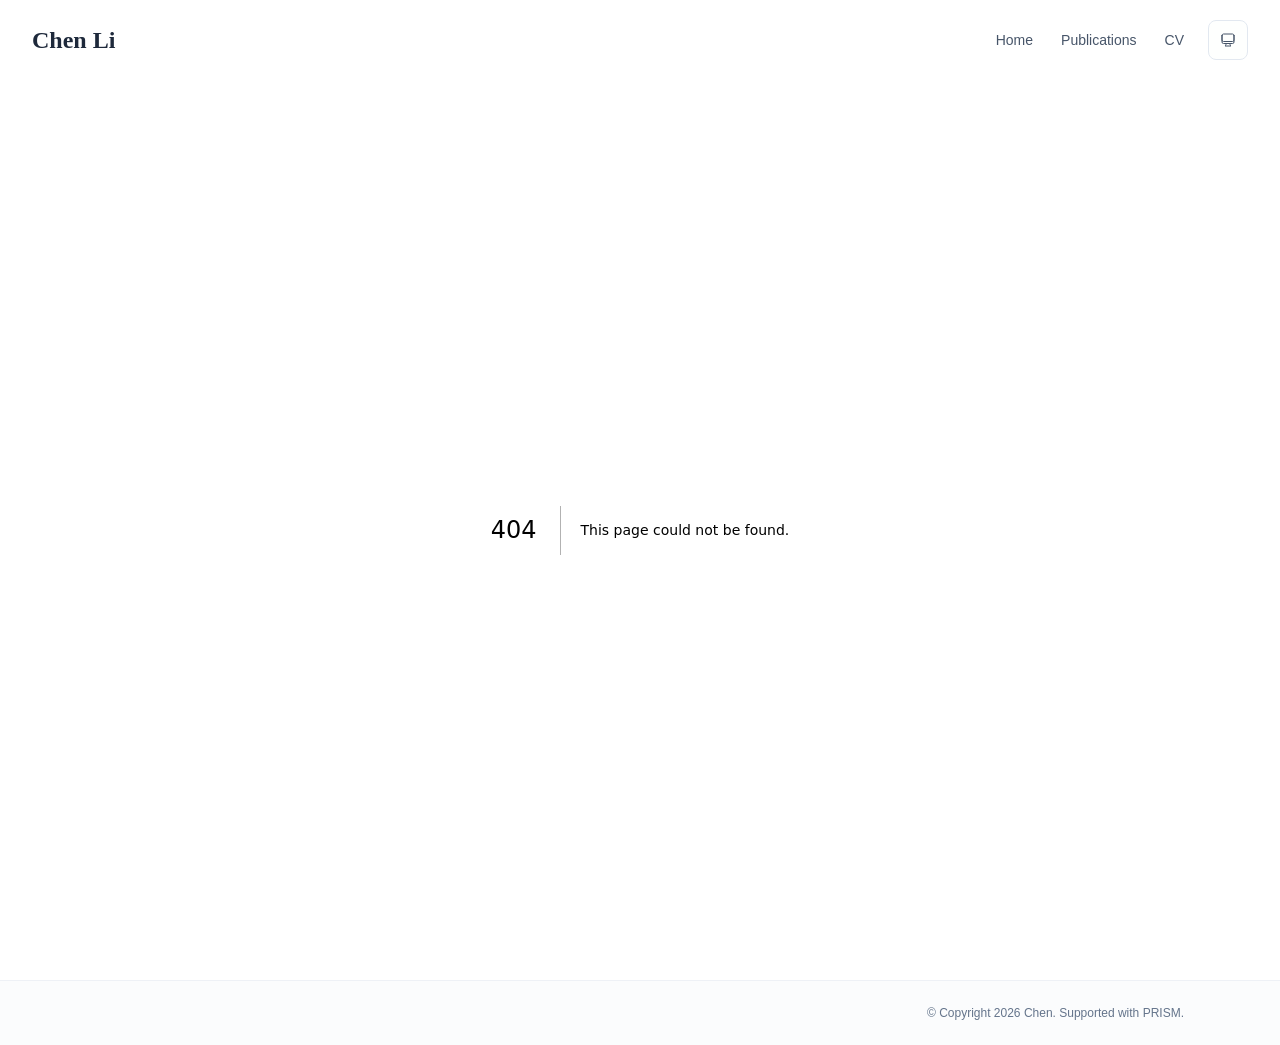
<file: 404/index.html>
<!DOCTYPE html><html lang="en" class="scroll-smooth"><head><meta charSet="utf-8"/><meta name="viewport" content="width=device-width, initial-scale=1"/><link rel="stylesheet" href="/_next/static/css/4461d290c5c83cb2.css" data-precedence="next"/><link rel="preload" as="script" fetchPriority="low" href="/_next/static/chunks/webpack-af78f5c2c11af041.js"/><script src="/_next/static/chunks/4bd1b696-70b6d399998de86a.js" async=""></script><script src="/_next/static/chunks/684-5aaa8290a129f299.js" async=""></script><script src="/_next/static/chunks/main-app-06fecb8432d0d6ea.js" async=""></script><script src="/_next/static/chunks/461-a9a5d7b05a71d978.js" async=""></script><script src="/_next/static/chunks/874-6cc630662f3664af.js" async=""></script><script src="/_next/static/chunks/291-e39730cc9327e39b.js" async=""></script><script src="/_next/static/chunks/app/layout-7cc1626130f4eca4.js" async=""></script><meta name="robots" content="noindex"/><title>404: This page could not be found.</title><link rel="icon" href="/arrow.png" type="image/svg+xml"/><link rel="dns-prefetch" href="https://jialeliu.com"/><link rel="preconnect" href="https://jialeliu.com" crossorigin=""/><link rel="preload" as="font" type="font/woff2" href="https://jialeliu.com/fonts/georgiab.woff2" crossorigin=""/><script>
              try {
                const theme = localStorage.getItem('theme-storage');
                const parsed = theme ? JSON.parse(theme) : null;
                const setting = parsed?.state?.theme || 'system';
                const prefersDark = typeof window !== 'undefined' && window.matchMedia && window.matchMedia('(prefers-color-scheme: dark)').matches;
                const effective = setting === 'dark' ? 'dark' : (setting === 'light' ? 'light' : (prefersDark ? 'dark' : 'light'));
                var root = document.documentElement;
                root.classList.add(effective);
                root.setAttribute('data-theme', effective);
              } catch (e) {
                var root = document.documentElement;
                root.classList.add('light');
                root.setAttribute('data-theme', 'light');
              }
            </script><script>
    try {
      const cfg = {"enabled":false,"locales":["en"],"defaultLocale":"en","mode":"auto","fixedLocale":"en","persist":true,"switcher":true,"labels":{"en":"en"}};
      const storageKey = 'locale-storage';
      const normalize = (value) => typeof value === 'string' ? value.trim().replace('_', '-').toLowerCase() : '';
      const matchLocale = (candidate) => {
        const normalized = normalize(candidate);
        if (!normalized) return null;
        if (cfg.locales.includes(normalized)) return normalized;
        const language = normalized.split('-')[0];
        if (cfg.locales.includes(language)) return language;
        return null;
      };

      let resolved = null;

      if (cfg.persist) {
        resolved = matchLocale(localStorage.getItem(storageKey));
      }

      if (!resolved) {
        if (cfg.mode === 'fixed') {
          resolved = cfg.fixedLocale;
        } else {
          resolved = matchLocale(navigator.language);
        }
      }

      if (!resolved) {
        resolved = cfg.defaultLocale;
      }

      const root = document.documentElement;
      root.lang = resolved;
      root.setAttribute('data-locale', resolved);

      if (cfg.persist) {
        localStorage.setItem(storageKey, resolved);
      }
    } catch (e) {
      const root = document.documentElement;
      root.lang = 'en';
      root.setAttribute('data-locale', 'en');
    }
  </script><title>Chen Li</title><meta name="description" content="Postdoctoral Researcher at Kyoto University."/><meta name="author" content="Chen Li"/><meta name="keywords" content="Chen Li,PhD,Research,Kyoto University"/><meta name="creator" content="Chen Li"/><meta name="publisher" content="Chen Li"/><meta property="og:title" content="Chen Li"/><meta property="og:description" content="Postdoctoral Researcher at Kyoto University."/><meta property="og:site_name" content="Chen Li&#x27;s Academic Website"/><meta property="og:locale" content="en_US"/><meta property="og:type" content="website"/><meta name="twitter:card" content="summary"/><meta name="twitter:title" content="Chen Li"/><meta name="twitter:description" content="Postdoctoral Researcher at Kyoto University."/><link rel="icon" href="/arrow.png"/><script>document.querySelectorAll('body link[rel="icon"], body link[rel="apple-touch-icon"]').forEach(el => document.head.appendChild(el))</script><script src="/_next/static/chunks/polyfills-42372ed130431b0a.js" noModule=""></script></head><body class="font-sans antialiased"><div style="visibility:hidden"><nav class="fixed top-0 left-0 right-0 z-50" data-headlessui-state=""><div class="transition-all duration-300 ease-out bg-transparent" style="transform:translateY(-100px)"><div class="max-w-7xl mx-auto px-4 sm:px-6 lg:px-8"><div class="flex justify-between items-center h-16 lg:h-20"><div class="flex-shrink-0" tabindex="0"><a class="text-xl lg:text-2xl font-serif font-semibold text-primary hover:text-accent transition-colors duration-200" href="/">Chen Li</a></div><div class="hidden lg:block"><div class="ml-10 flex items-center space-x-3"><div class="relative flex items-baseline space-x-1"><a data-nav-href="/" class="relative px-3 py-2 text-sm font-medium rounded-lg transition-colors duration-150 text-neutral-600" href="/">Home</a><a data-nav-href="/publications" class="relative px-3 py-2 text-sm font-medium rounded-lg transition-colors duration-150 text-neutral-600" href="/publications/">Publications</a><a data-nav-href="/cv" class="relative px-3 py-2 text-sm font-medium rounded-lg transition-colors duration-150 text-neutral-600" href="/cv/">CV</a></div><div class="flex items-center justify-center w-10 h-10 rounded-lg border border-neutral-200 dark:border-[rgba(148,163,184,0.24)] bg-background dark:bg-neutral-800"><div class="w-4 h-4 rounded-full bg-neutral-300 animate-pulse"></div></div></div></div><div class="lg:hidden flex items-center space-x-2"><div class="flex items-center justify-center w-10 h-10 rounded-lg border border-neutral-200 dark:border-[rgba(148,163,184,0.24)] bg-background dark:bg-neutral-800"><div class="w-4 h-4 rounded-full bg-neutral-300 animate-pulse"></div></div><button class="inline-flex items-center justify-center p-2 rounded-md text-neutral-600 hover:text-primary hover:bg-neutral-100 dark:hover:bg-neutral-800 focus:outline-none focus:ring-2 focus:ring-inset focus:ring-accent transition-colors duration-200" id="headlessui-disclosure-button-«R7pdb»" type="button" aria-expanded="false" data-headlessui-state=""><span class="sr-only">Open main menu</span><div><svg xmlns="http://www.w3.org/2000/svg" fill="none" viewBox="0 0 24 24" stroke-width="1.5" stroke="currentColor" aria-hidden="true" data-slot="icon" class="block h-6 w-6"><path stroke-linecap="round" stroke-linejoin="round" d="M3.75 6.75h16.5M3.75 12h16.5m-16.5 5.25h16.5"></path></svg></div></button></div></div></div></div></nav><main class="min-h-screen pt-16 lg:pt-20"><div style="font-family:system-ui,&quot;Segoe UI&quot;,Roboto,Helvetica,Arial,sans-serif,&quot;Apple Color Emoji&quot;,&quot;Segoe UI Emoji&quot;;height:100vh;text-align:center;display:flex;flex-direction:column;align-items:center;justify-content:center"><div><style>body{color:#000;background:#fff;margin:0}.next-error-h1{border-right:1px solid rgba(0,0,0,.3)}@media (prefers-color-scheme:dark){body{color:#fff;background:#000}.next-error-h1{border-right:1px solid rgba(255,255,255,.3)}}</style><h1 class="next-error-h1" style="display:inline-block;margin:0 20px 0 0;padding:0 23px 0 0;font-size:24px;font-weight:500;vertical-align:top;line-height:49px">404</h1><div style="display:inline-block"><h2 style="font-size:14px;font-weight:400;line-height:49px;margin:0">This page could not be found.</h2></div></div></div><!--$--><!--/$--><!--$--><!--/$--></main><footer class="border-t border-neutral-200/50 bg-neutral-50/50 dark:bg-neutral-900/50 dark:border-neutral-700/50"><div class="max-w-6xl mx-auto px-4 sm:px-6 lg:px-8 py-6"><div class="flex flex-col sm:flex-row justify-end items-center gap-2"><p class="text-xs text-neutral-500">© Copyright <!-- -->2026<!-- --> Chen. Supported with<!-- --> <a href="https://github.com/xyjoey/PRISM" target="_blank" rel="noopener noreferrer" class="hover:text-neutral-800 dark:hover:text-neutral-200 hover:underline transition-colors">PRISM</a>.</p></div></div></footer></div><script src="/_next/static/chunks/webpack-af78f5c2c11af041.js" async=""></script><script>(self.__next_f=self.__next_f||[]).push([0])</script><script>self.__next_f.push([1,"1:\"$Sreact.fragment\"\n3:I[3719,[\"461\",\"static/chunks/461-a9a5d7b05a71d978.js\",\"874\",\"static/chunks/874-6cc630662f3664af.js\",\"291\",\"static/chunks/291-e39730cc9327e39b.js\",\"177\",\"static/chunks/app/layout-7cc1626130f4eca4.js\"],\"ThemeProvider\"]\n4:I[310,[\"461\",\"static/chunks/461-a9a5d7b05a71d978.js\",\"874\",\"static/chunks/874-6cc630662f3664af.js\",\"291\",\"static/chunks/291-e39730cc9327e39b.js\",\"177\",\"static/chunks/app/layout-7cc1626130f4eca4.js\"],\"LocaleProvider\"]\n5:I[4574,[\"461\",\"static/chunks/461-a9a5d7b05a71d978.js\",\"874\",\"static/chunks/874-6cc630662f3664af.js\",\"291\",\"static/chunks/291-e39730cc9327e39b.js\",\"177\",\"static/chunks/app/layout-7cc1626130f4eca4.js\"],\"default\"]\n6:I[7555,[],\"\"]\n7:I[1295,[],\"\"]\n8:I[2548,[\"461\",\"static/chunks/461-a9a5d7b05a71d978.js\",\"874\",\"static/chunks/874-6cc630662f3664af.js\",\"291\",\"static/chunks/291-e39730cc9327e39b.js\",\"177\",\"static/chunks/app/layout-7cc1626130f4eca4.js\"],\"default\"]\n9:I[9665,[],\"MetadataBoundary\"]\nb:I[9665,[],\"OutletBoundary\"]\ne:I[4911,[],\"AsyncMetadataOutlet\"]\n10:I[9665,[],\"ViewportBoundary\"]\n12:I[6614,[],\"\"]\n:HL[\"/_next/static/css/4461d290c5c83cb2.css\",\"style\"]\n2:T579,\n    try {\n      const cfg = {\"enabled\":false,\"locales\":[\"en\"],\"defaultLocale\":\"en\",\"mode\":\"auto\",\"fixedLocale\":\"en\",\"persist\":true,\"switcher\":true,\"labels\":{\"en\":\"en\"}};\n      const storageKey = 'locale-storage';\n      const normalize = (value) =\u003e typeof value === 'string' ? value.trim().replace('_', '-').toLowerCase() : '';\n      const matchLocale = (candidate) =\u003e {\n        const normalized = normalize(candidate);\n        if (!normalized) return null;\n        if (cfg.locales.includes(normalized)) return normalized;\n        const language = normalized.split('-')[0];\n        if (cfg.locales.includes(language)) return language;\n        return null;\n      };\n\n      let resolved = null;\n\n      if (cfg.persist) {\n        resolved = matchLocale(localStorage.getItem(storageKey));\n      }\n\n      if (!resolved) {\n        if (cfg.mode === 'fixed') {\n          resolved = cfg.fixedLocale;\n        } else {\n          resol"])</script><script>self.__next_f.push([1,"ved = matchLocale(navigator.language);\n        }\n      }\n\n      if (!resolved) {\n        resolved = cfg.defaultLocale;\n      }\n\n      const root = document.documentElement;\n      root.lang = resolved;\n      root.setAttribute('data-locale', resolved);\n\n      if (cfg.persist) {\n        localStorage.setItem(storageKey, resolved);\n      }\n    } catch (e) {\n      const root = document.documentElement;\n      root.lang = 'en';\n      root.setAttribute('data-locale', 'en');\n    }\n  "])</script><script>self.__next_f.push([1,"0:{\"P\":null,\"b\":\"lPQIWNesitScDGyohvXM7\",\"p\":\"\",\"c\":[\"\",\"_not-found\",\"\"],\"i\":false,\"f\":[[[\"\",{\"children\":[\"/_not-found\",{\"children\":[\"__PAGE__\",{}]}]},\"$undefined\",\"$undefined\",true],[\"\",[\"$\",\"$1\",\"c\",{\"children\":[[[\"$\",\"link\",\"0\",{\"rel\":\"stylesheet\",\"href\":\"/_next/static/css/4461d290c5c83cb2.css\",\"precedence\":\"next\",\"crossOrigin\":\"$undefined\",\"nonce\":\"$undefined\"}]],[\"$\",\"html\",null,{\"lang\":\"en\",\"className\":\"scroll-smooth\",\"suppressHydrationWarning\":true,\"children\":[[\"$\",\"head\",null,{\"children\":[[\"$\",\"link\",null,{\"rel\":\"icon\",\"href\":\"/arrow.png\",\"type\":\"image/svg+xml\"}],[\"$\",\"link\",null,{\"rel\":\"dns-prefetch\",\"href\":\"https://jialeliu.com\"}],[\"$\",\"link\",null,{\"rel\":\"preconnect\",\"href\":\"https://jialeliu.com\",\"crossOrigin\":\"\"}],[\"$\",\"link\",null,{\"rel\":\"preload\",\"as\":\"font\",\"type\":\"font/woff2\",\"href\":\"https://jialeliu.com/fonts/georgiab.woff2\",\"crossOrigin\":\"\"}],[\"$\",\"script\",null,{\"dangerouslySetInnerHTML\":{\"__html\":\"\\n              try {\\n                const theme = localStorage.getItem('theme-storage');\\n                const parsed = theme ? JSON.parse(theme) : null;\\n                const setting = parsed?.state?.theme || 'system';\\n                const prefersDark = typeof window !== 'undefined' \u0026\u0026 window.matchMedia \u0026\u0026 window.matchMedia('(prefers-color-scheme: dark)').matches;\\n                const effective = setting === 'dark' ? 'dark' : (setting === 'light' ? 'light' : (prefersDark ? 'dark' : 'light'));\\n                var root = document.documentElement;\\n                root.classList.add(effective);\\n                root.setAttribute('data-theme', effective);\\n              } catch (e) {\\n                var root = document.documentElement;\\n                root.classList.add('light');\\n                root.setAttribute('data-theme', 'light');\\n              }\\n            \"}}],[\"$\",\"script\",null,{\"dangerouslySetInnerHTML\":{\"__html\":\"$2\"}}]]}],[\"$\",\"body\",null,{\"className\":\"font-sans antialiased\",\"children\":[\"$\",\"$L3\",null,{\"children\":[\"$\",\"$L4\",null,{\"config\":{\"enabled\":false,\"locales\":[\"en\"],\"defaultLocale\":\"en\",\"mode\":\"auto\",\"fixedLocale\":\"en\",\"persist\":true,\"switcher\":true,\"labels\":{\"en\":\"en\"}},\"children\":[[\"$\",\"$L5\",null,{\"items\":[{\"title\":\"Home\",\"type\":\"page\",\"target\":\"about\",\"href\":\"/\"},{\"title\":\"Publications\",\"type\":\"page\",\"target\":\"publications\",\"href\":\"/publications\"},{\"title\":\"CV\",\"type\":\"page\",\"target\":\"cv\",\"href\":\"/cv\"}],\"siteTitle\":\"Chen Li\",\"enableOnePageMode\":false,\"i18n\":\"$0:f:0:1:1:props:children:1:props:children:1:props:children:props:children:props:config\",\"itemsByLocale\":{\"en\":[{\"title\":\"Home\",\"type\":\"page\",\"target\":\"about\",\"href\":\"/\"},{\"title\":\"Publications\",\"type\":\"page\",\"target\":\"publications\",\"href\":\"/publications\"},{\"title\":\"CV\",\"type\":\"page\",\"target\":\"cv\",\"href\":\"/cv\"}]},\"siteTitleByLocale\":{\"en\":\"Chen Li\"}}],[\"$\",\"main\",null,{\"className\":\"min-h-screen pt-16 lg:pt-20\",\"children\":[\"$\",\"$L6\",null,{\"parallelRouterKey\":\"children\",\"error\":\"$undefined\",\"errorStyles\":\"$undefined\",\"errorScripts\":\"$undefined\",\"template\":[\"$\",\"$L7\",null,{}],\"templateStyles\":\"$undefined\",\"templateScripts\":\"$undefined\",\"notFound\":[[[\"$\",\"title\",null,{\"children\":\"404: This page could not be found.\"}],[\"$\",\"div\",null,{\"style\":{\"fontFamily\":\"system-ui,\\\"Segoe UI\\\",Roboto,Helvetica,Arial,sans-serif,\\\"Apple Color Emoji\\\",\\\"Segoe UI Emoji\\\"\",\"height\":\"100vh\",\"textAlign\":\"center\",\"display\":\"flex\",\"flexDirection\":\"column\",\"alignItems\":\"center\",\"justifyContent\":\"center\"},\"children\":[\"$\",\"div\",null,{\"children\":[[\"$\",\"style\",null,{\"dangerouslySetInnerHTML\":{\"__html\":\"body{color:#000;background:#fff;margin:0}.next-error-h1{border-right:1px solid rgba(0,0,0,.3)}@media (prefers-color-scheme:dark){body{color:#fff;background:#000}.next-error-h1{border-right:1px solid rgba(255,255,255,.3)}}\"}}],[\"$\",\"h1\",null,{\"className\":\"next-error-h1\",\"style\":{\"display\":\"inline-block\",\"margin\":\"0 20px 0 0\",\"padding\":\"0 23px 0 0\",\"fontSize\":24,\"fontWeight\":500,\"verticalAlign\":\"top\",\"lineHeight\":\"49px\"},\"children\":404}],[\"$\",\"div\",null,{\"style\":{\"display\":\"inline-block\"},\"children\":[\"$\",\"h2\",null,{\"style\":{\"fontSize\":14,\"fontWeight\":400,\"lineHeight\":\"49px\",\"margin\":0},\"children\":\"This page could not be found.\"}]}]]}]}]],[]],\"forbidden\":\"$undefined\",\"unauthorized\":\"$undefined\"}]}],[\"$\",\"$L8\",null,{\"lastUpdated\":\"2026/4/11\",\"lastUpdatedByLocale\":{\"en\":\"2026/4/11\"},\"defaultLocale\":\"en\"}]]}]}]}]]}]]}],{\"children\":[\"/_not-found\",[\"$\",\"$1\",\"c\",{\"children\":[null,[\"$\",\"$L6\",null,{\"parallelRouterKey\":\"children\",\"error\":\"$undefined\",\"errorStyles\":\"$undefined\",\"errorScripts\":\"$undefined\",\"template\":[\"$\",\"$L7\",null,{}],\"templateStyles\":\"$undefined\",\"templateScripts\":\"$undefined\",\"notFound\":\"$undefined\",\"forbidden\":\"$undefined\",\"unauthorized\":\"$undefined\"}]]}],{\"children\":[\"__PAGE__\",[\"$\",\"$1\",\"c\",{\"children\":[[[\"$\",\"title\",null,{\"children\":\"404: This page could not be found.\"}],[\"$\",\"div\",null,{\"style\":\"$0:f:0:1:1:props:children:1:props:children:1:props:children:props:children:props:children:1:props:children:props:notFound:0:1:props:style\",\"children\":[\"$\",\"div\",null,{\"children\":[[\"$\",\"style\",null,{\"dangerouslySetInnerHTML\":{\"__html\":\"body{color:#000;background:#fff;margin:0}.next-error-h1{border-right:1px solid rgba(0,0,0,.3)}@media (prefers-color-scheme:dark){body{color:#fff;background:#000}.next-error-h1{border-right:1px solid rgba(255,255,255,.3)}}\"}}],[\"$\",\"h1\",null,{\"className\":\"next-error-h1\",\"style\":\"$0:f:0:1:1:props:children:1:props:children:1:props:children:props:children:props:children:1:props:children:props:notFound:0:1:props:children:props:children:1:props:style\",\"children\":404}],[\"$\",\"div\",null,{\"style\":\"$0:f:0:1:1:props:children:1:props:children:1:props:children:props:children:props:children:1:props:children:props:notFound:0:1:props:children:props:children:2:props:style\",\"children\":[\"$\",\"h2\",null,{\"style\":\"$0:f:0:1:1:props:children:1:props:children:1:props:children:props:children:props:children:1:props:children:props:notFound:0:1:props:children:props:children:2:props:children:props:style\",\"children\":\"This page could not be found.\"}]}]]}]}]],[\"$\",\"$L9\",null,{\"children\":\"$La\"}],null,[\"$\",\"$Lb\",null,{\"children\":[\"$Lc\",\"$Ld\",[\"$\",\"$Le\",null,{\"promise\":\"$@f\"}]]}]]}],{},null,false]},null,false]},null,false],[\"$\",\"$1\",\"h\",{\"children\":[[\"$\",\"meta\",null,{\"name\":\"robots\",\"content\":\"noindex\"}],[\"$\",\"$1\",\"xiQ66JDhbbKM20O8ddhYs\",{\"children\":[[\"$\",\"$L10\",null,{\"children\":\"$L11\"}],null]}],null]}],false]],\"m\":\"$undefined\",\"G\":[\"$12\",\"$undefined\"],\"s\":false,\"S\":true}\n"])</script><script>self.__next_f.push([1,"13:\"$Sreact.suspense\"\n14:I[4911,[],\"AsyncMetadata\"]\na:[\"$\",\"$13\",null,{\"fallback\":null,\"children\":[\"$\",\"$L14\",null,{\"promise\":\"$@15\"}]}]\n"])</script><script>self.__next_f.push([1,"d:null\n"])</script><script>self.__next_f.push([1,"11:[[\"$\",\"meta\",\"0\",{\"charSet\":\"utf-8\"}],[\"$\",\"meta\",\"1\",{\"name\":\"viewport\",\"content\":\"width=device-width, initial-scale=1\"}]]\nc:null\n"])</script><script>self.__next_f.push([1,"15:{\"metadata\":[[\"$\",\"title\",\"0\",{\"children\":\"Chen Li\"}],[\"$\",\"meta\",\"1\",{\"name\":\"description\",\"content\":\"Postdoctoral Researcher at Kyoto University.\"}],[\"$\",\"meta\",\"2\",{\"name\":\"author\",\"content\":\"Chen Li\"}],[\"$\",\"meta\",\"3\",{\"name\":\"keywords\",\"content\":\"Chen Li,PhD,Research,Kyoto University\"}],[\"$\",\"meta\",\"4\",{\"name\":\"creator\",\"content\":\"Chen Li\"}],[\"$\",\"meta\",\"5\",{\"name\":\"publisher\",\"content\":\"Chen Li\"}],[\"$\",\"meta\",\"6\",{\"property\":\"og:title\",\"content\":\"Chen Li\"}],[\"$\",\"meta\",\"7\",{\"property\":\"og:description\",\"content\":\"Postdoctoral Researcher at Kyoto University.\"}],[\"$\",\"meta\",\"8\",{\"property\":\"og:site_name\",\"content\":\"Chen Li's Academic Website\"}],[\"$\",\"meta\",\"9\",{\"property\":\"og:locale\",\"content\":\"en_US\"}],[\"$\",\"meta\",\"10\",{\"property\":\"og:type\",\"content\":\"website\"}],[\"$\",\"meta\",\"11\",{\"name\":\"twitter:card\",\"content\":\"summary\"}],[\"$\",\"meta\",\"12\",{\"name\":\"twitter:title\",\"content\":\"Chen Li\"}],[\"$\",\"meta\",\"13\",{\"name\":\"twitter:description\",\"content\":\"Postdoctoral Researcher at Kyoto University.\"}],[\"$\",\"link\",\"14\",{\"rel\":\"icon\",\"href\":\"/arrow.png\"}]],\"error\":null,\"digest\":\"$undefined\"}\nf:{\"metadata\":\"$15:metadata\",\"error\":null,\"digest\":\"$undefined\"}\n"])</script></body></html>
</file>
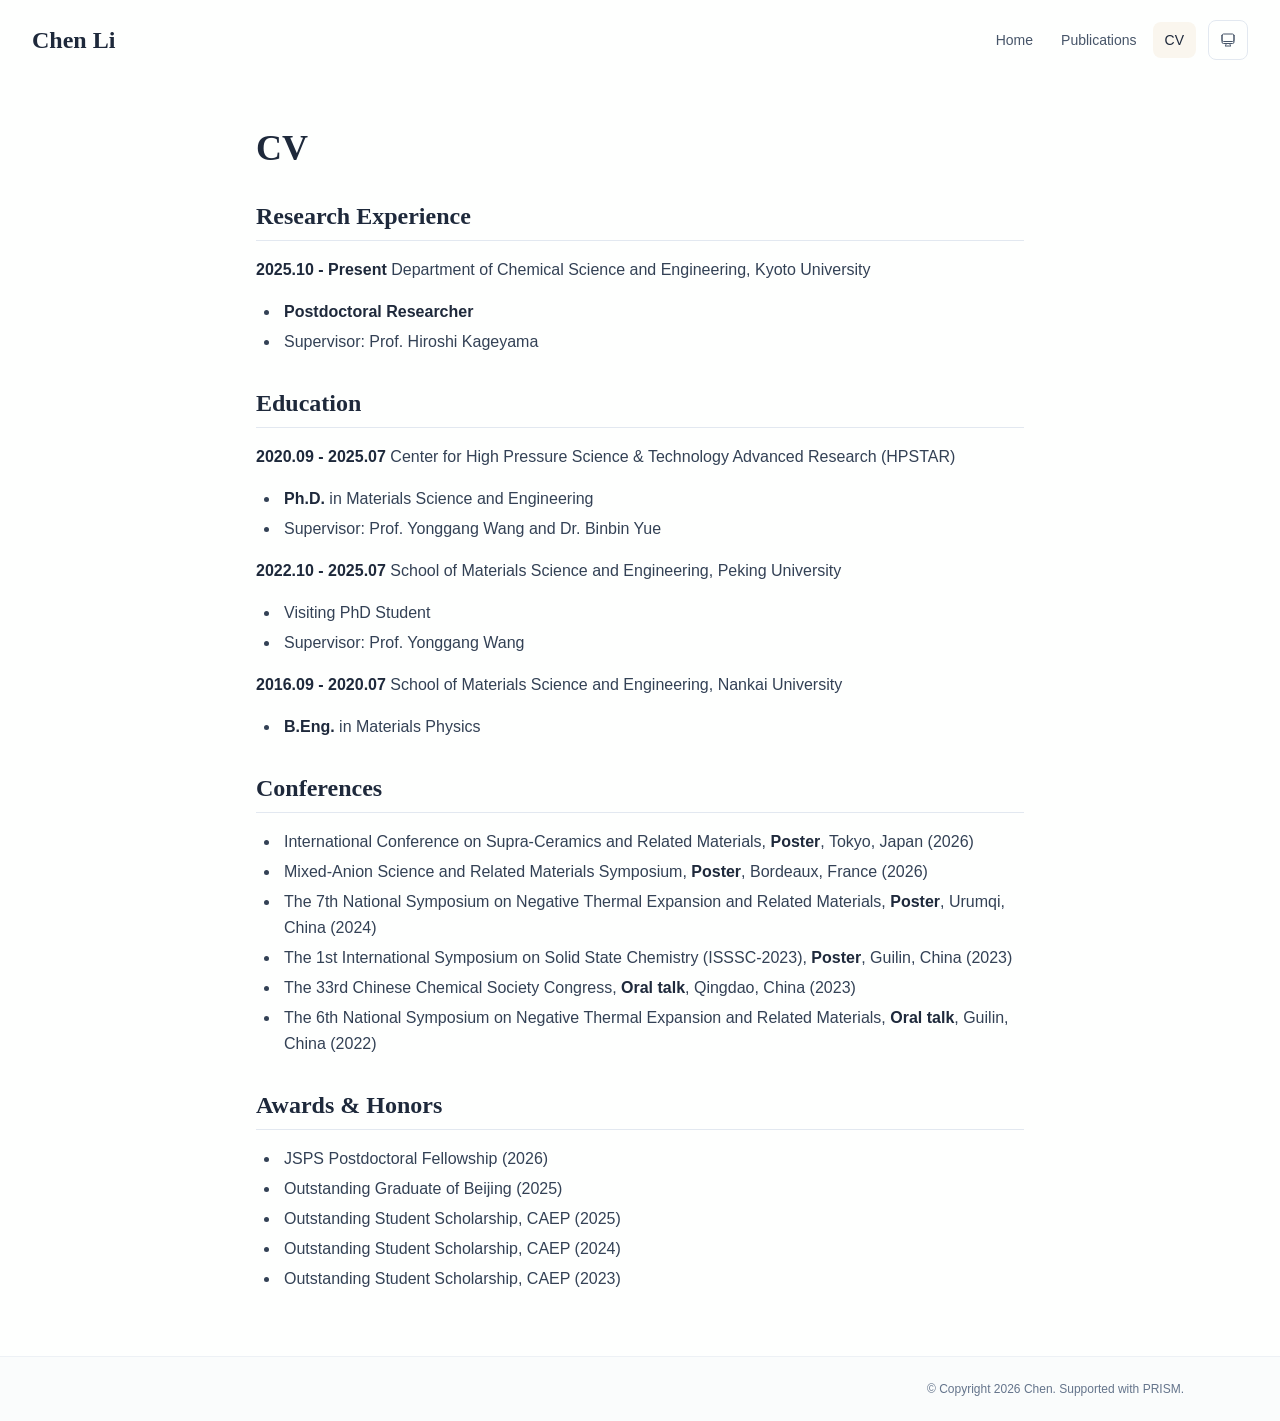
<file: cv/index.html>
<!DOCTYPE html><html lang="en" class="scroll-smooth"><head><meta charSet="utf-8"/><meta name="viewport" content="width=device-width, initial-scale=1"/><link rel="stylesheet" href="/_next/static/css/4461d290c5c83cb2.css" data-precedence="next"/><link rel="preload" as="script" fetchPriority="low" href="/_next/static/chunks/webpack-af78f5c2c11af041.js"/><script src="/_next/static/chunks/4bd1b696-70b6d399998de86a.js" async=""></script><script src="/_next/static/chunks/684-5aaa8290a129f299.js" async=""></script><script src="/_next/static/chunks/main-app-06fecb8432d0d6ea.js" async=""></script><script src="/_next/static/chunks/461-a9a5d7b05a71d978.js" async=""></script><script src="/_next/static/chunks/874-6cc630662f3664af.js" async=""></script><script src="/_next/static/chunks/291-e39730cc9327e39b.js" async=""></script><script src="/_next/static/chunks/app/layout-7cc1626130f4eca4.js" async=""></script><script src="/_next/static/chunks/7-3c10a3ea5a1dd78a.js" async=""></script><script src="/_next/static/chunks/748-a5b0eda860cf1ca7.js" async=""></script><script src="/_next/static/chunks/app/%5Bslug%5D/page-b7b7ecaae81aa0c1.js" async=""></script><link rel="icon" href="/arrow.png" type="image/svg+xml"/><link rel="dns-prefetch" href="https://jialeliu.com"/><link rel="preconnect" href="https://jialeliu.com" crossorigin=""/><link rel="preload" as="font" type="font/woff2" href="https://jialeliu.com/fonts/georgiab.woff2" crossorigin=""/><script>
              try {
                const theme = localStorage.getItem('theme-storage');
                const parsed = theme ? JSON.parse(theme) : null;
                const setting = parsed?.state?.theme || 'system';
                const prefersDark = typeof window !== 'undefined' && window.matchMedia && window.matchMedia('(prefers-color-scheme: dark)').matches;
                const effective = setting === 'dark' ? 'dark' : (setting === 'light' ? 'light' : (prefersDark ? 'dark' : 'light'));
                var root = document.documentElement;
                root.classList.add(effective);
                root.setAttribute('data-theme', effective);
              } catch (e) {
                var root = document.documentElement;
                root.classList.add('light');
                root.setAttribute('data-theme', 'light');
              }
            </script><script>
    try {
      const cfg = {"enabled":false,"locales":["en"],"defaultLocale":"en","mode":"auto","fixedLocale":"en","persist":true,"switcher":true,"labels":{"en":"en"}};
      const storageKey = 'locale-storage';
      const normalize = (value) => typeof value === 'string' ? value.trim().replace('_', '-').toLowerCase() : '';
      const matchLocale = (candidate) => {
        const normalized = normalize(candidate);
        if (!normalized) return null;
        if (cfg.locales.includes(normalized)) return normalized;
        const language = normalized.split('-')[0];
        if (cfg.locales.includes(language)) return language;
        return null;
      };

      let resolved = null;

      if (cfg.persist) {
        resolved = matchLocale(localStorage.getItem(storageKey));
      }

      if (!resolved) {
        if (cfg.mode === 'fixed') {
          resolved = cfg.fixedLocale;
        } else {
          resolved = matchLocale(navigator.language);
        }
      }

      if (!resolved) {
        resolved = cfg.defaultLocale;
      }

      const root = document.documentElement;
      root.lang = resolved;
      root.setAttribute('data-locale', resolved);

      if (cfg.persist) {
        localStorage.setItem(storageKey, resolved);
      }
    } catch (e) {
      const root = document.documentElement;
      root.lang = 'en';
      root.setAttribute('data-locale', 'en');
    }
  </script><title>CV | Chen Li</title><meta name="author" content="Chen Li"/><meta name="keywords" content="Chen Li,PhD,Research,Kyoto University"/><meta name="creator" content="Chen Li"/><meta name="publisher" content="Chen Li"/><meta property="og:title" content="Chen Li"/><meta property="og:description" content="Postdoctoral Researcher at Kyoto University."/><meta property="og:site_name" content="Chen Li&#x27;s Academic Website"/><meta property="og:locale" content="en_US"/><meta property="og:type" content="website"/><meta name="twitter:card" content="summary"/><meta name="twitter:title" content="Chen Li"/><meta name="twitter:description" content="Postdoctoral Researcher at Kyoto University."/><link rel="icon" href="/arrow.png"/><script>document.querySelectorAll('body link[rel="icon"], body link[rel="apple-touch-icon"]').forEach(el => document.head.appendChild(el))</script><script src="/_next/static/chunks/polyfills-42372ed130431b0a.js" noModule=""></script></head><body class="font-sans antialiased"><div style="visibility:hidden"><nav class="fixed top-0 left-0 right-0 z-50" data-headlessui-state=""><div class="transition-all duration-300 ease-out bg-transparent" style="transform:translateY(-100px)"><div class="max-w-7xl mx-auto px-4 sm:px-6 lg:px-8"><div class="flex justify-between items-center h-16 lg:h-20"><div class="flex-shrink-0" tabindex="0"><a class="text-xl lg:text-2xl font-serif font-semibold text-primary hover:text-accent transition-colors duration-200" href="/">Chen Li</a></div><div class="hidden lg:block"><div class="ml-10 flex items-center space-x-3"><div class="relative flex items-baseline space-x-1"><a data-nav-href="/" class="relative px-3 py-2 text-sm font-medium rounded-lg transition-colors duration-150 text-neutral-600" href="/">Home</a><a data-nav-href="/publications" class="relative px-3 py-2 text-sm font-medium rounded-lg transition-colors duration-150 text-neutral-600" href="/publications/">Publications</a><a data-nav-href="/cv" class="relative px-3 py-2 text-sm font-medium rounded-lg transition-colors duration-150 text-primary" href="/cv/">CV</a></div><div class="flex items-center justify-center w-10 h-10 rounded-lg border border-neutral-200 dark:border-[rgba(148,163,184,0.24)] bg-background dark:bg-neutral-800"><div class="w-4 h-4 rounded-full bg-neutral-300 animate-pulse"></div></div></div></div><div class="lg:hidden flex items-center space-x-2"><div class="flex items-center justify-center w-10 h-10 rounded-lg border border-neutral-200 dark:border-[rgba(148,163,184,0.24)] bg-background dark:bg-neutral-800"><div class="w-4 h-4 rounded-full bg-neutral-300 animate-pulse"></div></div><button class="inline-flex items-center justify-center p-2 rounded-md text-neutral-600 hover:text-primary hover:bg-neutral-100 dark:hover:bg-neutral-800 focus:outline-none focus:ring-2 focus:ring-inset focus:ring-accent transition-colors duration-200" id="headlessui-disclosure-button-«R7pdb»" type="button" aria-expanded="false" data-headlessui-state=""><span class="sr-only">Open main menu</span><div><svg xmlns="http://www.w3.org/2000/svg" fill="none" viewBox="0 0 24 24" stroke-width="1.5" stroke="currentColor" aria-hidden="true" data-slot="icon" class="block h-6 w-6"><path stroke-linecap="round" stroke-linejoin="round" d="M3.75 6.75h16.5M3.75 12h16.5m-16.5 5.25h16.5"></path></svg></div></button></div></div></div></div></nav><main class="min-h-screen pt-16 lg:pt-20"><div class="max-w-4xl mx-auto px-4 sm:px-6 lg:px-8 py-12"><div class="max-w-3xl mx-auto" style="opacity:0;transform:translateY(20px)"><h1 class="text-4xl font-serif font-bold text-primary mb-4">CV</h1><div class="text-neutral-700 dark:text-neutral-600 leading-relaxed"><h2 class="text-2xl font-serif font-bold text-primary mt-8 mb-4 border-b border-neutral-200 dark:border-neutral-800 pb-2">Research Experience</h2>
<p class="mb-4 last:mb-0"><strong class="font-semibold text-primary">2025.10 - Present</strong> Department of Chemical Science and Engineering, Kyoto University</p>
<ul class="list-disc list-outside mb-4 space-y-1 ml-6">
<li class="mb-1 pl-1"><strong class="font-semibold text-primary">Postdoctoral Researcher</strong></li>
<li class="mb-1 pl-1">Supervisor: Prof. Hiroshi Kageyama</li>
</ul>
<h2 class="text-2xl font-serif font-bold text-primary mt-8 mb-4 border-b border-neutral-200 dark:border-neutral-800 pb-2">Education</h2>
<p class="mb-4 last:mb-0"><strong class="font-semibold text-primary">2020.09 - 2025.07</strong> Center for High Pressure Science &amp; Technology Advanced Research (HPSTAR)</p>
<ul class="list-disc list-outside mb-4 space-y-1 ml-6">
<li class="mb-1 pl-1"><strong class="font-semibold text-primary">Ph.D.</strong> in Materials Science and Engineering</li>
<li class="mb-1 pl-1">Supervisor: Prof. Yonggang Wang and Dr. Binbin Yue</li>
</ul>
<p class="mb-4 last:mb-0"><strong class="font-semibold text-primary">2022.10 - 2025.07</strong> School of Materials Science and Engineering, Peking University</p>
<ul class="list-disc list-outside mb-4 space-y-1 ml-6">
<li class="mb-1 pl-1">Visiting PhD Student</li>
<li class="mb-1 pl-1">Supervisor: Prof. Yonggang Wang</li>
</ul>
<p class="mb-4 last:mb-0"><strong class="font-semibold text-primary">2016.09 - 2020.07</strong> School of Materials Science and Engineering, Nankai University</p>
<ul class="list-disc list-outside mb-4 space-y-1 ml-6">
<li class="mb-1 pl-1"><strong class="font-semibold text-primary">B.Eng.</strong> in Materials Physics</li>
</ul>
<h2 class="text-2xl font-serif font-bold text-primary mt-8 mb-4 border-b border-neutral-200 dark:border-neutral-800 pb-2">Conferences</h2>
<ul class="list-disc list-outside mb-4 space-y-1 ml-6">
<li class="mb-1 pl-1">International Conference on Supra-Ceramics and Related Materials, <strong class="font-semibold text-primary">Poster</strong>, Tokyo, Japan (2026)</li>
<li class="mb-1 pl-1">Mixed-Anion Science and Related Materials Symposium, <strong class="font-semibold text-primary">Poster</strong>, Bordeaux, France (2026)</li>
<li class="mb-1 pl-1">The 7th National Symposium on Negative Thermal Expansion and Related Materials, <strong class="font-semibold text-primary">Poster</strong>, Urumqi, China (2024)</li>
<li class="mb-1 pl-1">The 1st International Symposium on Solid State Chemistry (ISSSC-2023), <strong class="font-semibold text-primary">Poster</strong>, Guilin, China (2023)</li>
<li class="mb-1 pl-1">The 33rd Chinese Chemical Society Congress, <strong class="font-semibold text-primary">Oral talk</strong>, Qingdao, China (2023)</li>
<li class="mb-1 pl-1">The 6th National Symposium on Negative Thermal Expansion and Related Materials, <strong class="font-semibold text-primary">Oral talk</strong>, Guilin, China (2022)</li>
</ul>
<h2 class="text-2xl font-serif font-bold text-primary mt-8 mb-4 border-b border-neutral-200 dark:border-neutral-800 pb-2">Awards &amp; Honors</h2>
<ul class="list-disc list-outside mb-4 space-y-1 ml-6">
<li class="mb-1 pl-1">JSPS Postdoctoral Fellowship (2026)</li>
<li class="mb-1 pl-1">Outstanding Graduate of Beijing (2025)</li>
<li class="mb-1 pl-1">Outstanding Student Scholarship, CAEP (2025)</li>
<li class="mb-1 pl-1">Outstanding Student Scholarship, CAEP (2024)</li>
<li class="mb-1 pl-1">Outstanding Student Scholarship, CAEP (2023)</li>
</ul></div></div></div><!--$--><!--/$--><!--$--><!--/$--></main><footer class="border-t border-neutral-200/50 bg-neutral-50/50 dark:bg-neutral-900/50 dark:border-neutral-700/50"><div class="max-w-6xl mx-auto px-4 sm:px-6 lg:px-8 py-6"><div class="flex flex-col sm:flex-row justify-end items-center gap-2"><p class="text-xs text-neutral-500">© Copyright <!-- -->2026<!-- --> Chen. Supported with<!-- --> <a href="https://github.com/xyjoey/PRISM" target="_blank" rel="noopener noreferrer" class="hover:text-neutral-800 dark:hover:text-neutral-200 hover:underline transition-colors">PRISM</a>.</p></div></div></footer></div><script src="/_next/static/chunks/webpack-af78f5c2c11af041.js" async=""></script><script>(self.__next_f=self.__next_f||[]).push([0])</script><script>self.__next_f.push([1,"1:\"$Sreact.fragment\"\n3:I[3719,[\"461\",\"static/chunks/461-a9a5d7b05a71d978.js\",\"874\",\"static/chunks/874-6cc630662f3664af.js\",\"291\",\"static/chunks/291-e39730cc9327e39b.js\",\"177\",\"static/chunks/app/layout-7cc1626130f4eca4.js\"],\"ThemeProvider\"]\n4:I[310,[\"461\",\"static/chunks/461-a9a5d7b05a71d978.js\",\"874\",\"static/chunks/874-6cc630662f3664af.js\",\"291\",\"static/chunks/291-e39730cc9327e39b.js\",\"177\",\"static/chunks/app/layout-7cc1626130f4eca4.js\"],\"LocaleProvider\"]\n5:I[4574,[\"461\",\"static/chunks/461-a9a5d7b05a71d978.js\",\"874\",\"static/chunks/874-6cc630662f3664af.js\",\"291\",\"static/chunks/291-e39730cc9327e39b.js\",\"177\",\"static/chunks/app/layout-7cc1626130f4eca4.js\"],\"default\"]\n6:I[7555,[],\"\"]\n7:I[1295,[],\"\"]\n8:I[2548,[\"461\",\"static/chunks/461-a9a5d7b05a71d978.js\",\"874\",\"static/chunks/874-6cc630662f3664af.js\",\"291\",\"static/chunks/291-e39730cc9327e39b.js\",\"177\",\"static/chunks/app/layout-7cc1626130f4eca4.js\"],\"default\"]\na:I[9665,[],\"MetadataBoundary\"]\nc:I[9665,[],\"OutletBoundary\"]\nf:I[4911,[],\"AsyncMetadataOutlet\"]\n11:I[9665,[],\"ViewportBoundary\"]\n13:I[6614,[],\"\"]\n:HL[\"/_next/static/css/4461d290c5c83cb2.css\",\"style\"]\n2:T579,\n    try {\n      const cfg = {\"enabled\":false,\"locales\":[\"en\"],\"defaultLocale\":\"en\",\"mode\":\"auto\",\"fixedLocale\":\"en\",\"persist\":true,\"switcher\":true,\"labels\":{\"en\":\"en\"}};\n      const storageKey = 'locale-storage';\n      const normalize = (value) =\u003e typeof value === 'string' ? value.trim().replace('_', '-').toLowerCase() : '';\n      const matchLocale = (candidate) =\u003e {\n        const normalized = normalize(candidate);\n        if (!normalized) return null;\n        if (cfg.locales.includes(normalized)) return normalized;\n        const language = normalized.split('-')[0];\n        if (cfg.locales.includes(language)) return language;\n        return null;\n      };\n\n      let resolved = null;\n\n      if (cfg.persist) {\n        resolved = matchLocale(localStorage.getItem(storageKey));\n      }\n\n      if (!resolved) {\n        if (cfg.mode === 'fixed') {\n          resolved = cfg.fixedLocale;\n        } else {\n          resol"])</script><script>self.__next_f.push([1,"ved = matchLocale(navigator.language);\n        }\n      }\n\n      if (!resolved) {\n        resolved = cfg.defaultLocale;\n      }\n\n      const root = document.documentElement;\n      root.lang = resolved;\n      root.setAttribute('data-locale', resolved);\n\n      if (cfg.persist) {\n        localStorage.setItem(storageKey, resolved);\n      }\n    } catch (e) {\n      const root = document.documentElement;\n      root.lang = 'en';\n      root.setAttribute('data-locale', 'en');\n    }\n  "])</script><script>self.__next_f.push([1,"0:{\"P\":null,\"b\":\"lPQIWNesitScDGyohvXM7\",\"p\":\"\",\"c\":[\"\",\"cv\",\"\"],\"i\":false,\"f\":[[[\"\",{\"children\":[[\"slug\",\"cv\",\"d\"],{\"children\":[\"__PAGE__\",{}]}]},\"$undefined\",\"$undefined\",true],[\"\",[\"$\",\"$1\",\"c\",{\"children\":[[[\"$\",\"link\",\"0\",{\"rel\":\"stylesheet\",\"href\":\"/_next/static/css/4461d290c5c83cb2.css\",\"precedence\":\"next\",\"crossOrigin\":\"$undefined\",\"nonce\":\"$undefined\"}]],[\"$\",\"html\",null,{\"lang\":\"en\",\"className\":\"scroll-smooth\",\"suppressHydrationWarning\":true,\"children\":[[\"$\",\"head\",null,{\"children\":[[\"$\",\"link\",null,{\"rel\":\"icon\",\"href\":\"/arrow.png\",\"type\":\"image/svg+xml\"}],[\"$\",\"link\",null,{\"rel\":\"dns-prefetch\",\"href\":\"https://jialeliu.com\"}],[\"$\",\"link\",null,{\"rel\":\"preconnect\",\"href\":\"https://jialeliu.com\",\"crossOrigin\":\"\"}],[\"$\",\"link\",null,{\"rel\":\"preload\",\"as\":\"font\",\"type\":\"font/woff2\",\"href\":\"https://jialeliu.com/fonts/georgiab.woff2\",\"crossOrigin\":\"\"}],[\"$\",\"script\",null,{\"dangerouslySetInnerHTML\":{\"__html\":\"\\n              try {\\n                const theme = localStorage.getItem('theme-storage');\\n                const parsed = theme ? JSON.parse(theme) : null;\\n                const setting = parsed?.state?.theme || 'system';\\n                const prefersDark = typeof window !== 'undefined' \u0026\u0026 window.matchMedia \u0026\u0026 window.matchMedia('(prefers-color-scheme: dark)').matches;\\n                const effective = setting === 'dark' ? 'dark' : (setting === 'light' ? 'light' : (prefersDark ? 'dark' : 'light'));\\n                var root = document.documentElement;\\n                root.classList.add(effective);\\n                root.setAttribute('data-theme', effective);\\n              } catch (e) {\\n                var root = document.documentElement;\\n                root.classList.add('light');\\n                root.setAttribute('data-theme', 'light');\\n              }\\n            \"}}],[\"$\",\"script\",null,{\"dangerouslySetInnerHTML\":{\"__html\":\"$2\"}}]]}],[\"$\",\"body\",null,{\"className\":\"font-sans antialiased\",\"children\":[\"$\",\"$L3\",null,{\"children\":[\"$\",\"$L4\",null,{\"config\":{\"enabled\":false,\"locales\":[\"en\"],\"defaultLocale\":\"en\",\"mode\":\"auto\",\"fixedLocale\":\"en\",\"persist\":true,\"switcher\":true,\"labels\":{\"en\":\"en\"}},\"children\":[[\"$\",\"$L5\",null,{\"items\":[{\"title\":\"Home\",\"type\":\"page\",\"target\":\"about\",\"href\":\"/\"},{\"title\":\"Publications\",\"type\":\"page\",\"target\":\"publications\",\"href\":\"/publications\"},{\"title\":\"CV\",\"type\":\"page\",\"target\":\"cv\",\"href\":\"/cv\"}],\"siteTitle\":\"Chen Li\",\"enableOnePageMode\":false,\"i18n\":\"$0:f:0:1:1:props:children:1:props:children:1:props:children:props:children:props:config\",\"itemsByLocale\":{\"en\":[{\"title\":\"Home\",\"type\":\"page\",\"target\":\"about\",\"href\":\"/\"},{\"title\":\"Publications\",\"type\":\"page\",\"target\":\"publications\",\"href\":\"/publications\"},{\"title\":\"CV\",\"type\":\"page\",\"target\":\"cv\",\"href\":\"/cv\"}]},\"siteTitleByLocale\":{\"en\":\"Chen Li\"}}],[\"$\",\"main\",null,{\"className\":\"min-h-screen pt-16 lg:pt-20\",\"children\":[\"$\",\"$L6\",null,{\"parallelRouterKey\":\"children\",\"error\":\"$undefined\",\"errorStyles\":\"$undefined\",\"errorScripts\":\"$undefined\",\"template\":[\"$\",\"$L7\",null,{}],\"templateStyles\":\"$undefined\",\"templateScripts\":\"$undefined\",\"notFound\":[[[\"$\",\"title\",null,{\"children\":\"404: This page could not be found.\"}],[\"$\",\"div\",null,{\"style\":{\"fontFamily\":\"system-ui,\\\"Segoe UI\\\",Roboto,Helvetica,Arial,sans-serif,\\\"Apple Color Emoji\\\",\\\"Segoe UI Emoji\\\"\",\"height\":\"100vh\",\"textAlign\":\"center\",\"display\":\"flex\",\"flexDirection\":\"column\",\"alignItems\":\"center\",\"justifyContent\":\"center\"},\"children\":[\"$\",\"div\",null,{\"children\":[[\"$\",\"style\",null,{\"dangerouslySetInnerHTML\":{\"__html\":\"body{color:#000;background:#fff;margin:0}.next-error-h1{border-right:1px solid rgba(0,0,0,.3)}@media (prefers-color-scheme:dark){body{color:#fff;background:#000}.next-error-h1{border-right:1px solid rgba(255,255,255,.3)}}\"}}],[\"$\",\"h1\",null,{\"className\":\"next-error-h1\",\"style\":{\"display\":\"inline-block\",\"margin\":\"0 20px 0 0\",\"padding\":\"0 23px 0 0\",\"fontSize\":24,\"fontWeight\":500,\"verticalAlign\":\"top\",\"lineHeight\":\"49px\"},\"children\":404}],[\"$\",\"div\",null,{\"style\":{\"display\":\"inline-block\"},\"children\":[\"$\",\"h2\",null,{\"style\":{\"fontSize\":14,\"fontWeight\":400,\"lineHeight\":\"49px\",\"margin\":0},\"children\":\"This page could not be found.\"}]}]]}]}]],[]],\"forbidden\":\"$undefined\",\"unauthorized\":\"$undefined\"}]}],[\"$\",\"$L8\",null,{\"lastUpdated\":\"2026/4/11\",\"lastUpdatedByLocale\":{\"en\":\"2026/4/11\"},\"defaultLocale\":\"en\"}]]}]}]}]]}]]}],{\"children\":[[\"slug\",\"cv\",\"d\"],[\"$\",\"$1\",\"c\",{\"children\":[null,[\"$\",\"$L6\",null,{\"parallelRouterKey\":\"children\",\"error\":\"$undefined\",\"errorStyles\":\"$undefined\",\"errorScripts\":\"$undefined\",\"template\":[\"$\",\"$L7\",null,{}],\"templateStyles\":\"$undefined\",\"templateScripts\":\"$undefined\",\"notFound\":\"$undefined\",\"forbidden\":\"$undefined\",\"unauthorized\":\"$undefined\"}]]}],{\"children\":[\"__PAGE__\",[\"$\",\"$1\",\"c\",{\"children\":[\"$L9\",[\"$\",\"$La\",null,{\"children\":\"$Lb\"}],null,[\"$\",\"$Lc\",null,{\"children\":[\"$Ld\",\"$Le\",[\"$\",\"$Lf\",null,{\"promise\":\"$@10\"}]]}]]}],{},null,false]},null,false]},null,false],[\"$\",\"$1\",\"h\",{\"children\":[null,[\"$\",\"$1\",\"sm3JtOWItN6WDzsOCLpJT\",{\"children\":[[\"$\",\"$L11\",null,{\"children\":\"$L12\"}],null]}],null]}],false]],\"m\":\"$undefined\",\"G\":[\"$13\",\"$undefined\"],\"s\":false,\"S\":true}\n"])</script><script>self.__next_f.push([1,"14:\"$Sreact.suspense\"\n15:I[4911,[],\"AsyncMetadata\"]\n17:I[2382,[\"461\",\"static/chunks/461-a9a5d7b05a71d978.js\",\"7\",\"static/chunks/7-3c10a3ea5a1dd78a.js\",\"748\",\"static/chunks/748-a5b0eda860cf1ca7.js\",\"182\",\"static/chunks/app/%5Bslug%5D/page-b7b7ecaae81aa0c1.js\"],\"default\"]\nb:[\"$\",\"$14\",null,{\"fallback\":null,\"children\":[\"$\",\"$L15\",null,{\"promise\":\"$@16\"}]}]\n18:T617,## Research Experience\r\n\r\n**2025.10 - Present** Department of Chemical Science and Engineering, Kyoto University\r\n- **Postdoctoral Researcher** \r\n- Supervisor: Prof. Hiroshi Kageyama\r\n\r\n## Education\r\n\r\n**2020.09 - 2025.07** Center for High Pressure Science \u0026 Technology Advanced Research (HPSTAR)\r\n- **Ph.D.** in Materials Science and Engineering\r\n- Supervisor: Prof. Yonggang Wang and Dr. Binbin Yue\r\n\r\n**2022.10 - 2025.07** School of Materials Science and Engineering, Peking University\r\n- Visiting PhD Student \r\n- Supervisor: Prof. Yonggang Wang\r\n\r\n**2016.09 - 2020.07** School of Materials Science and Engineering, Nankai University\r\n- **B.Eng.** in Materials Physics\r\n\r\n## Conferences\r\n\r\n- International Conference on Supra-Ceramics and Related Materials, **Poster**, Tokyo, Japan (2026)\r\n- Mixed-Anion Science and Related Materials Symposium, **Poster**, Bordeaux, France (2026)\r\n- The 7th National Symposium on Negative Thermal Expansion and Related Materials, **Poster**, Urumqi, China (2024)\r\n- The 1st International Symposium on Solid State Chemistry (ISSSC-2023), **Poster**, Guilin, China (2023)\r\n- The 33rd Chinese Chemical Society Congress, **Oral talk**, Qingdao, China (2023)\r\n- The 6th National Symposium on Negative Thermal Expansion and Related Materials, **Oral talk**, Guilin, China (2022)\r\n\r\n## Awards \u0026 Honors\r\n\r\n- JSPS Postdoctoral Fellowship (2026)\r\n- Outstanding Graduate of Beijing (2025)\r\n- Outstanding Student Scholarship, CAEP (2025)\r\n- Outstanding Student Scholarship, CAEP (2024)\r\n- Outstanding Student Scholarship, CAEP (2023)9:[\"$\",\"$L17\",null,{\"dataByLocale\":{\"en\":{\"type\":\"text\",\"config\":{\"type\":\"text\",\"title\":\"CV\",\"source\":\"cv.md\"},\"content\":\"$18"])</script><script>self.__next_f.push([1,"\"}},\"defaultLocale\":\"en\"}]\n"])</script><script>self.__next_f.push([1,"e:null\n"])</script><script>self.__next_f.push([1,"12:[[\"$\",\"meta\",\"0\",{\"charSet\":\"utf-8\"}],[\"$\",\"meta\",\"1\",{\"name\":\"viewport\",\"content\":\"width=device-width, initial-scale=1\"}]]\nd:null\n"])</script><script>self.__next_f.push([1,"16:{\"metadata\":[[\"$\",\"title\",\"0\",{\"children\":\"CV | Chen Li\"}],[\"$\",\"meta\",\"1\",{\"name\":\"author\",\"content\":\"Chen Li\"}],[\"$\",\"meta\",\"2\",{\"name\":\"keywords\",\"content\":\"Chen Li,PhD,Research,Kyoto University\"}],[\"$\",\"meta\",\"3\",{\"name\":\"creator\",\"content\":\"Chen Li\"}],[\"$\",\"meta\",\"4\",{\"name\":\"publisher\",\"content\":\"Chen Li\"}],[\"$\",\"meta\",\"5\",{\"property\":\"og:title\",\"content\":\"Chen Li\"}],[\"$\",\"meta\",\"6\",{\"property\":\"og:description\",\"content\":\"Postdoctoral Researcher at Kyoto University.\"}],[\"$\",\"meta\",\"7\",{\"property\":\"og:site_name\",\"content\":\"Chen Li's Academic Website\"}],[\"$\",\"meta\",\"8\",{\"property\":\"og:locale\",\"content\":\"en_US\"}],[\"$\",\"meta\",\"9\",{\"property\":\"og:type\",\"content\":\"website\"}],[\"$\",\"meta\",\"10\",{\"name\":\"twitter:card\",\"content\":\"summary\"}],[\"$\",\"meta\",\"11\",{\"name\":\"twitter:title\",\"content\":\"Chen Li\"}],[\"$\",\"meta\",\"12\",{\"name\":\"twitter:description\",\"content\":\"Postdoctoral Researcher at Kyoto University.\"}],[\"$\",\"link\",\"13\",{\"rel\":\"icon\",\"href\":\"/arrow.png\"}]],\"error\":null,\"digest\":\"$undefined\"}\n10:{\"metadata\":\"$16:metadata\",\"error\":null,\"digest\":\"$undefined\"}\n"])</script></body></html>
</file>
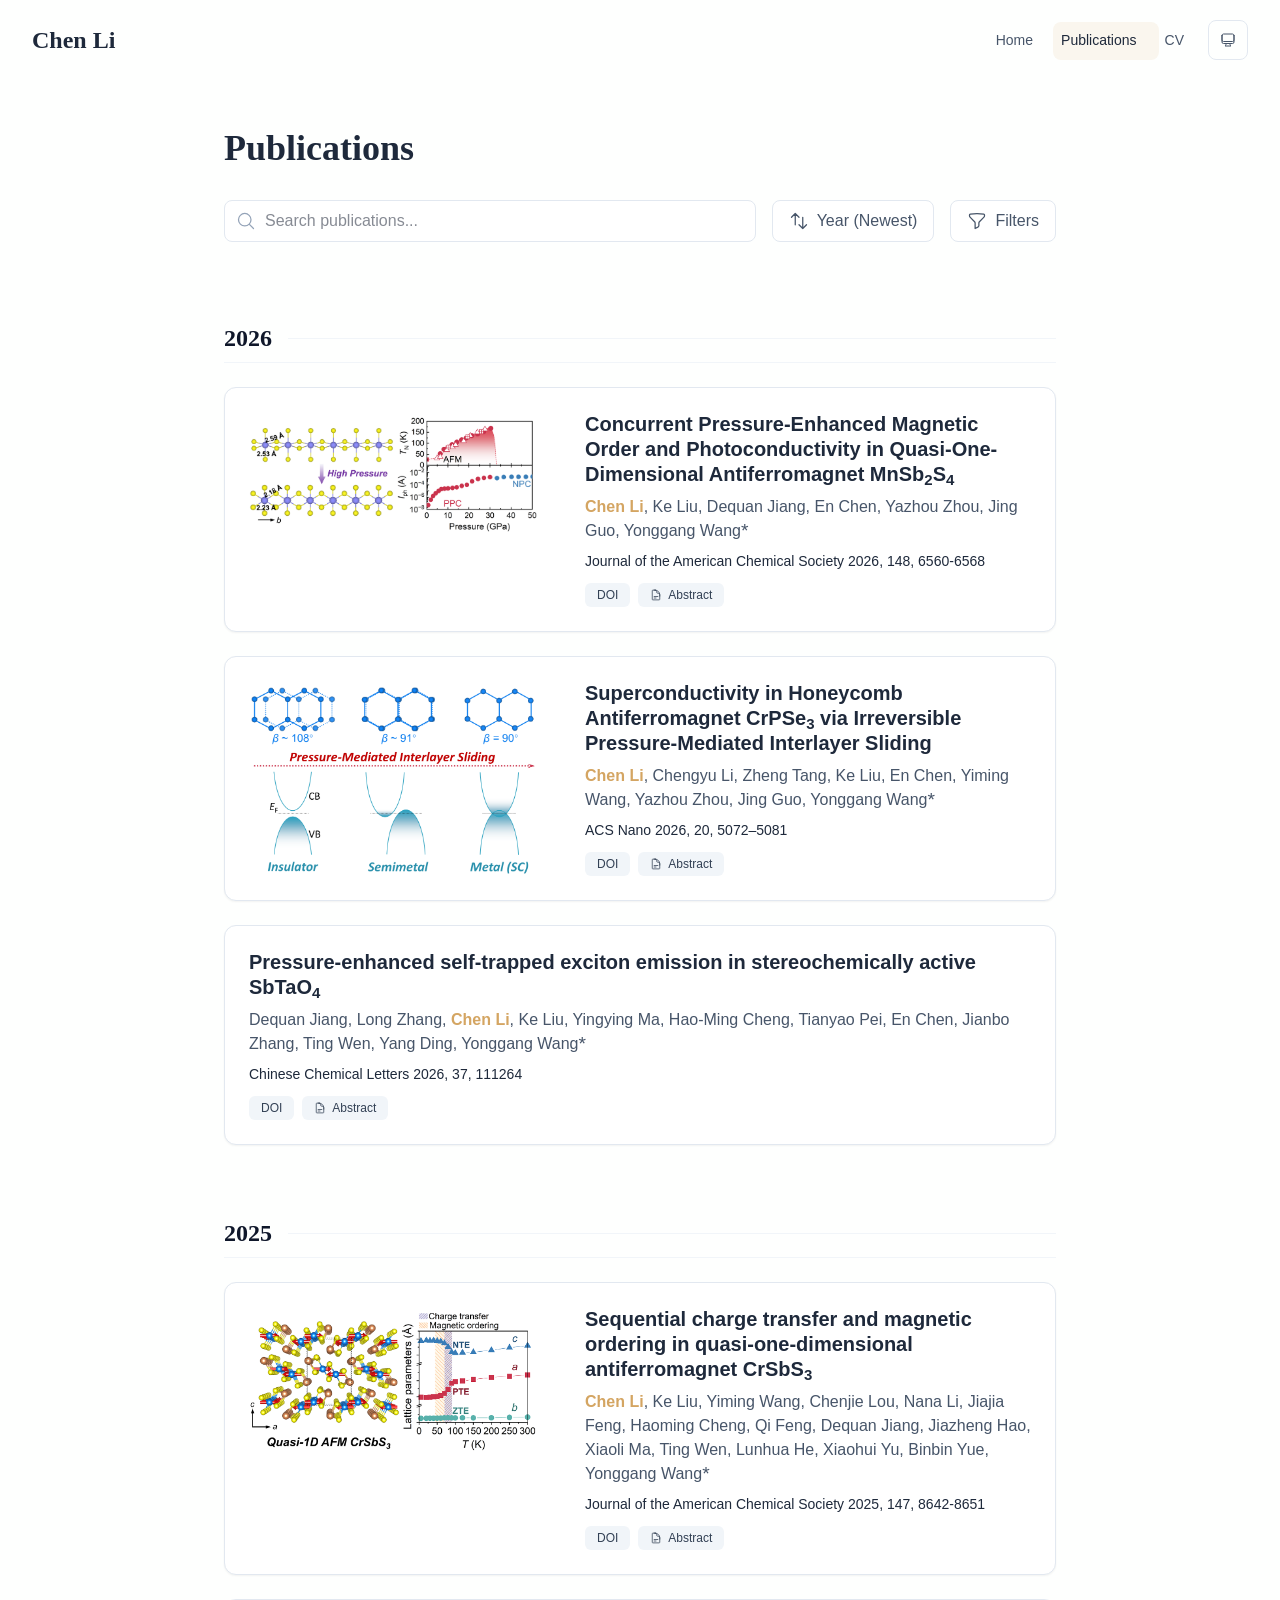
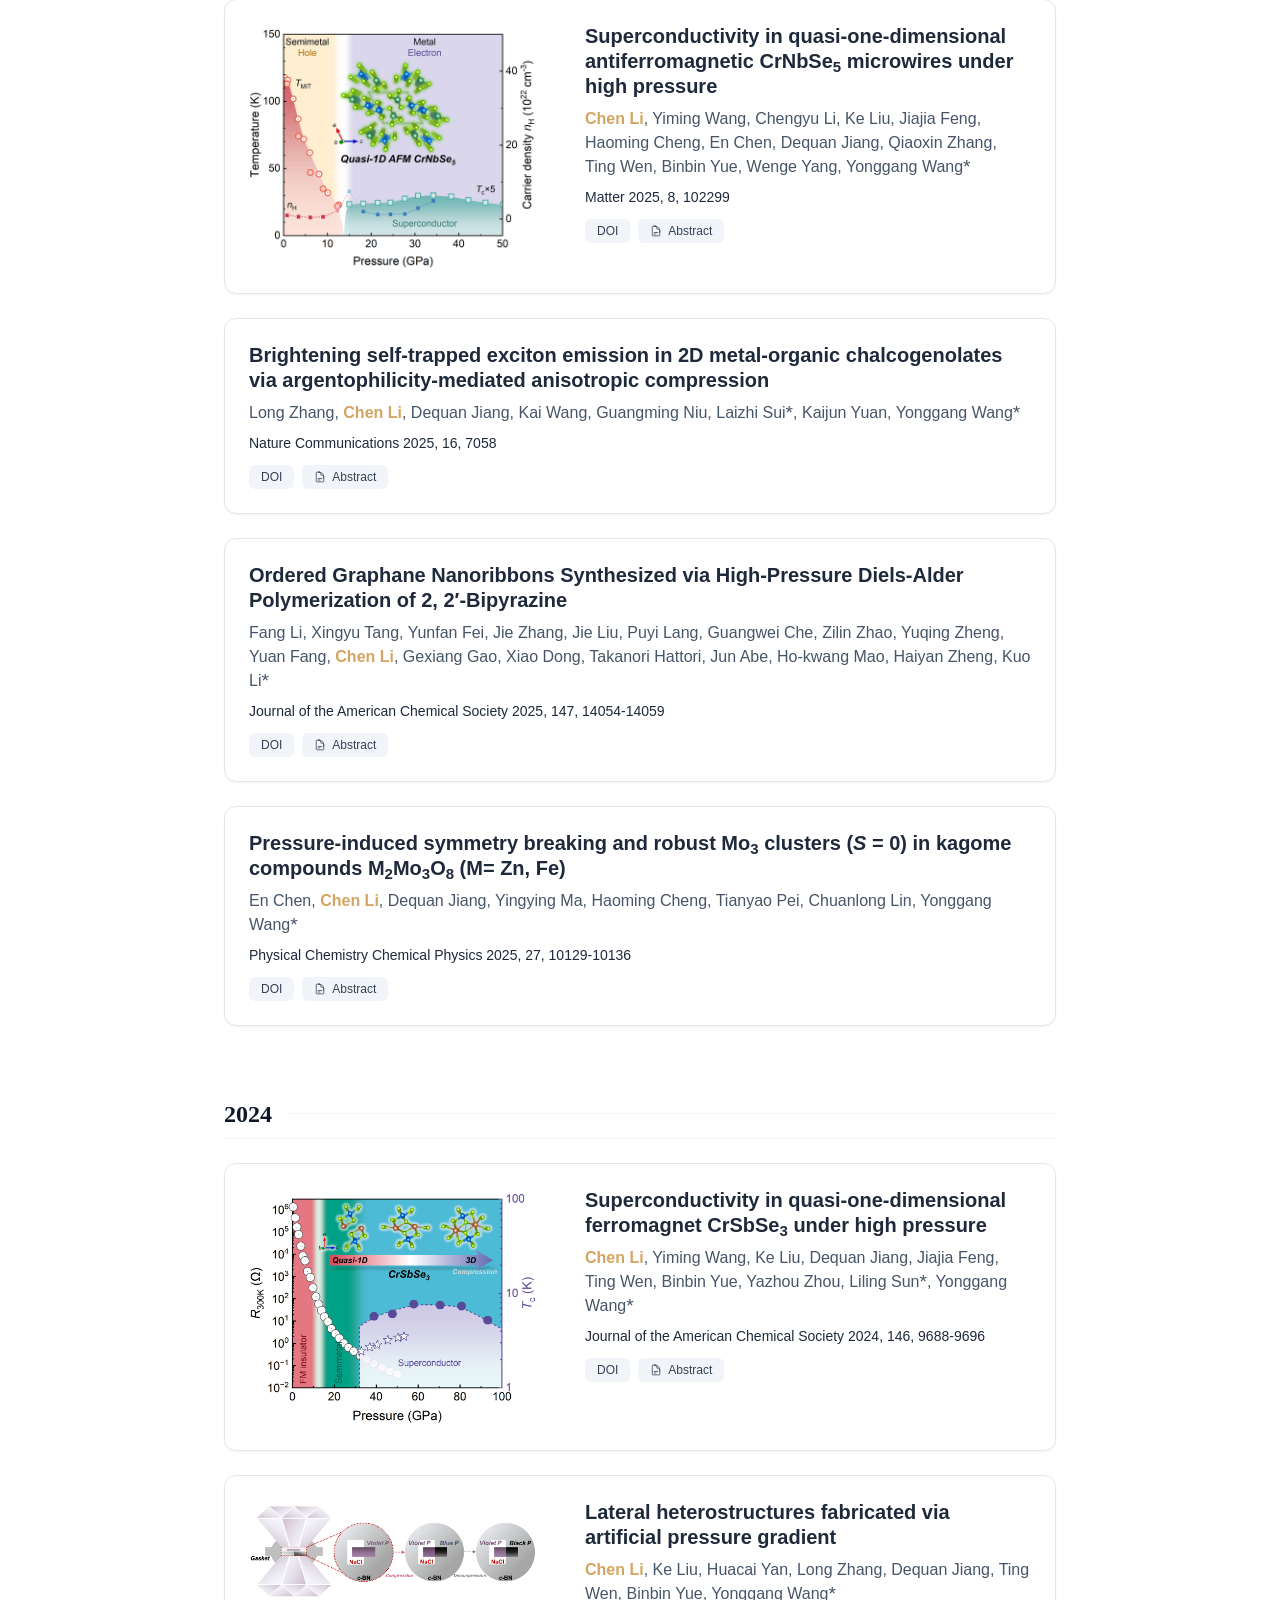
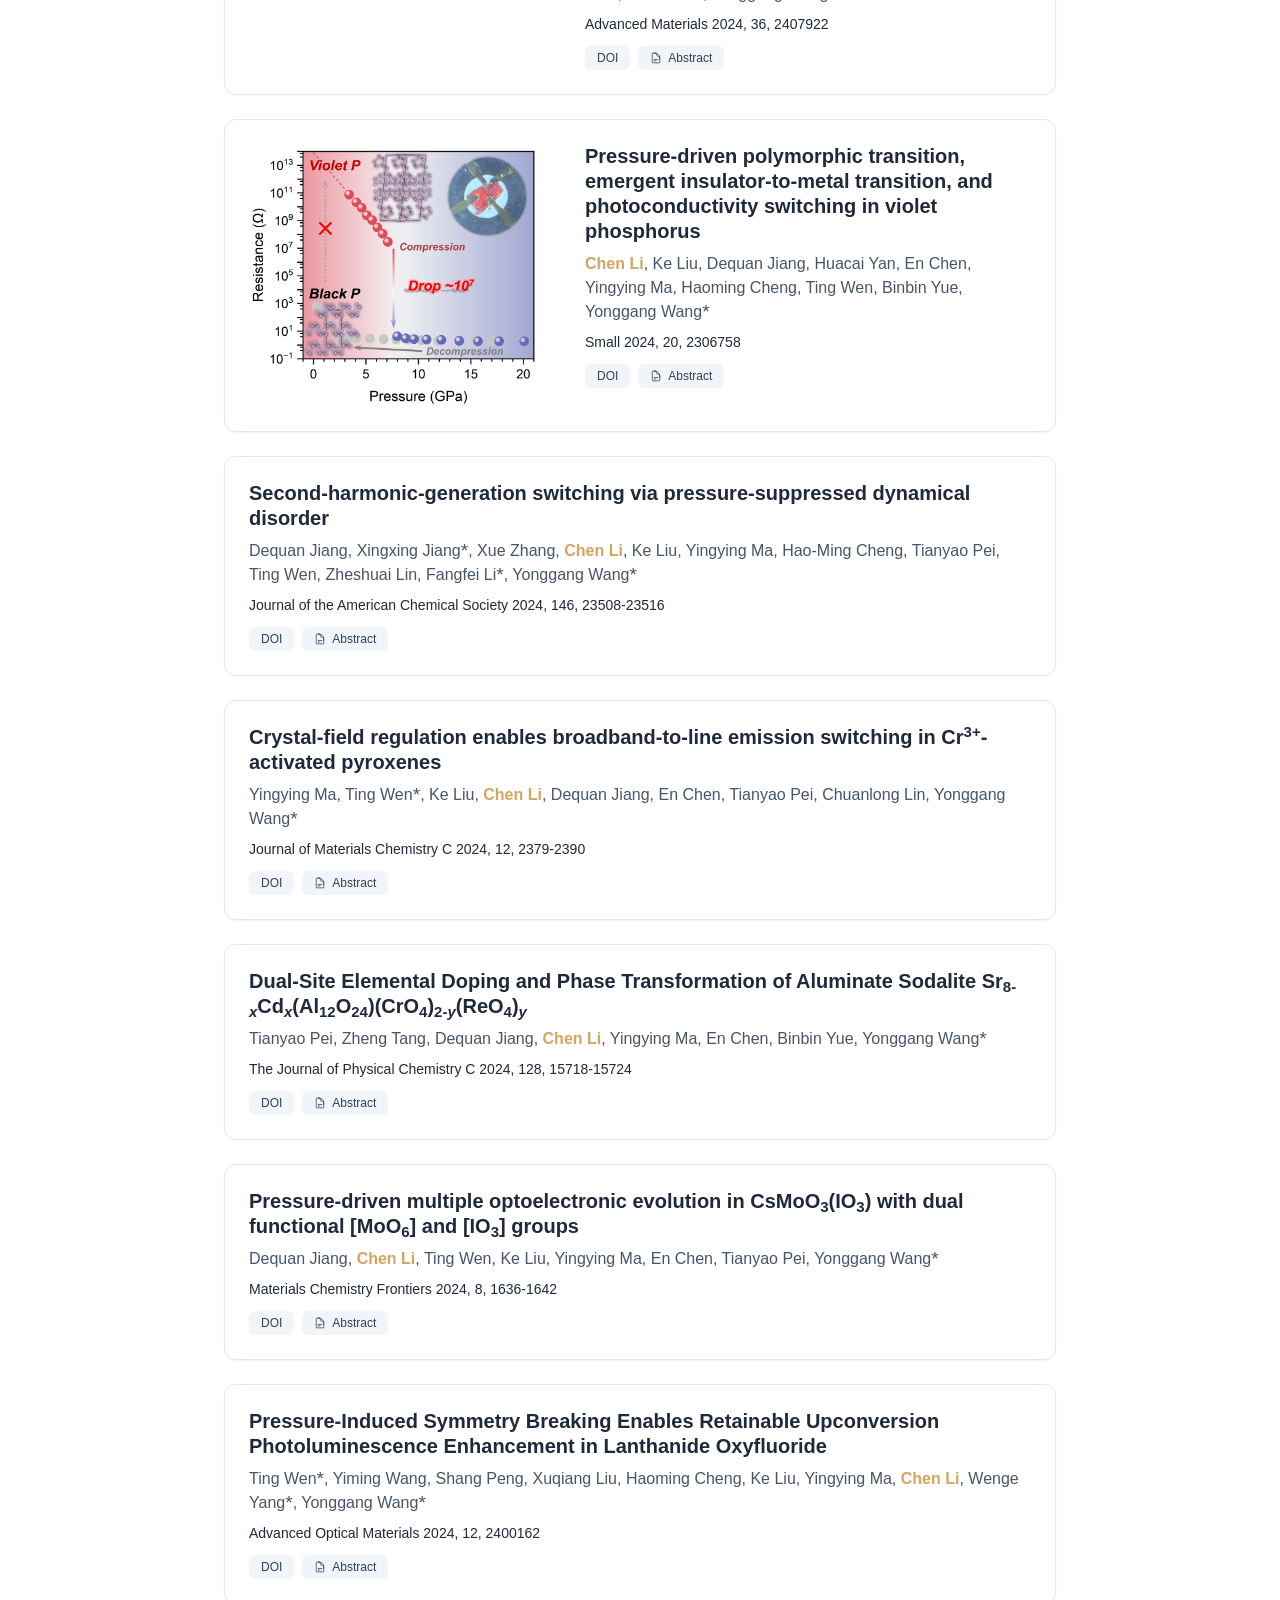
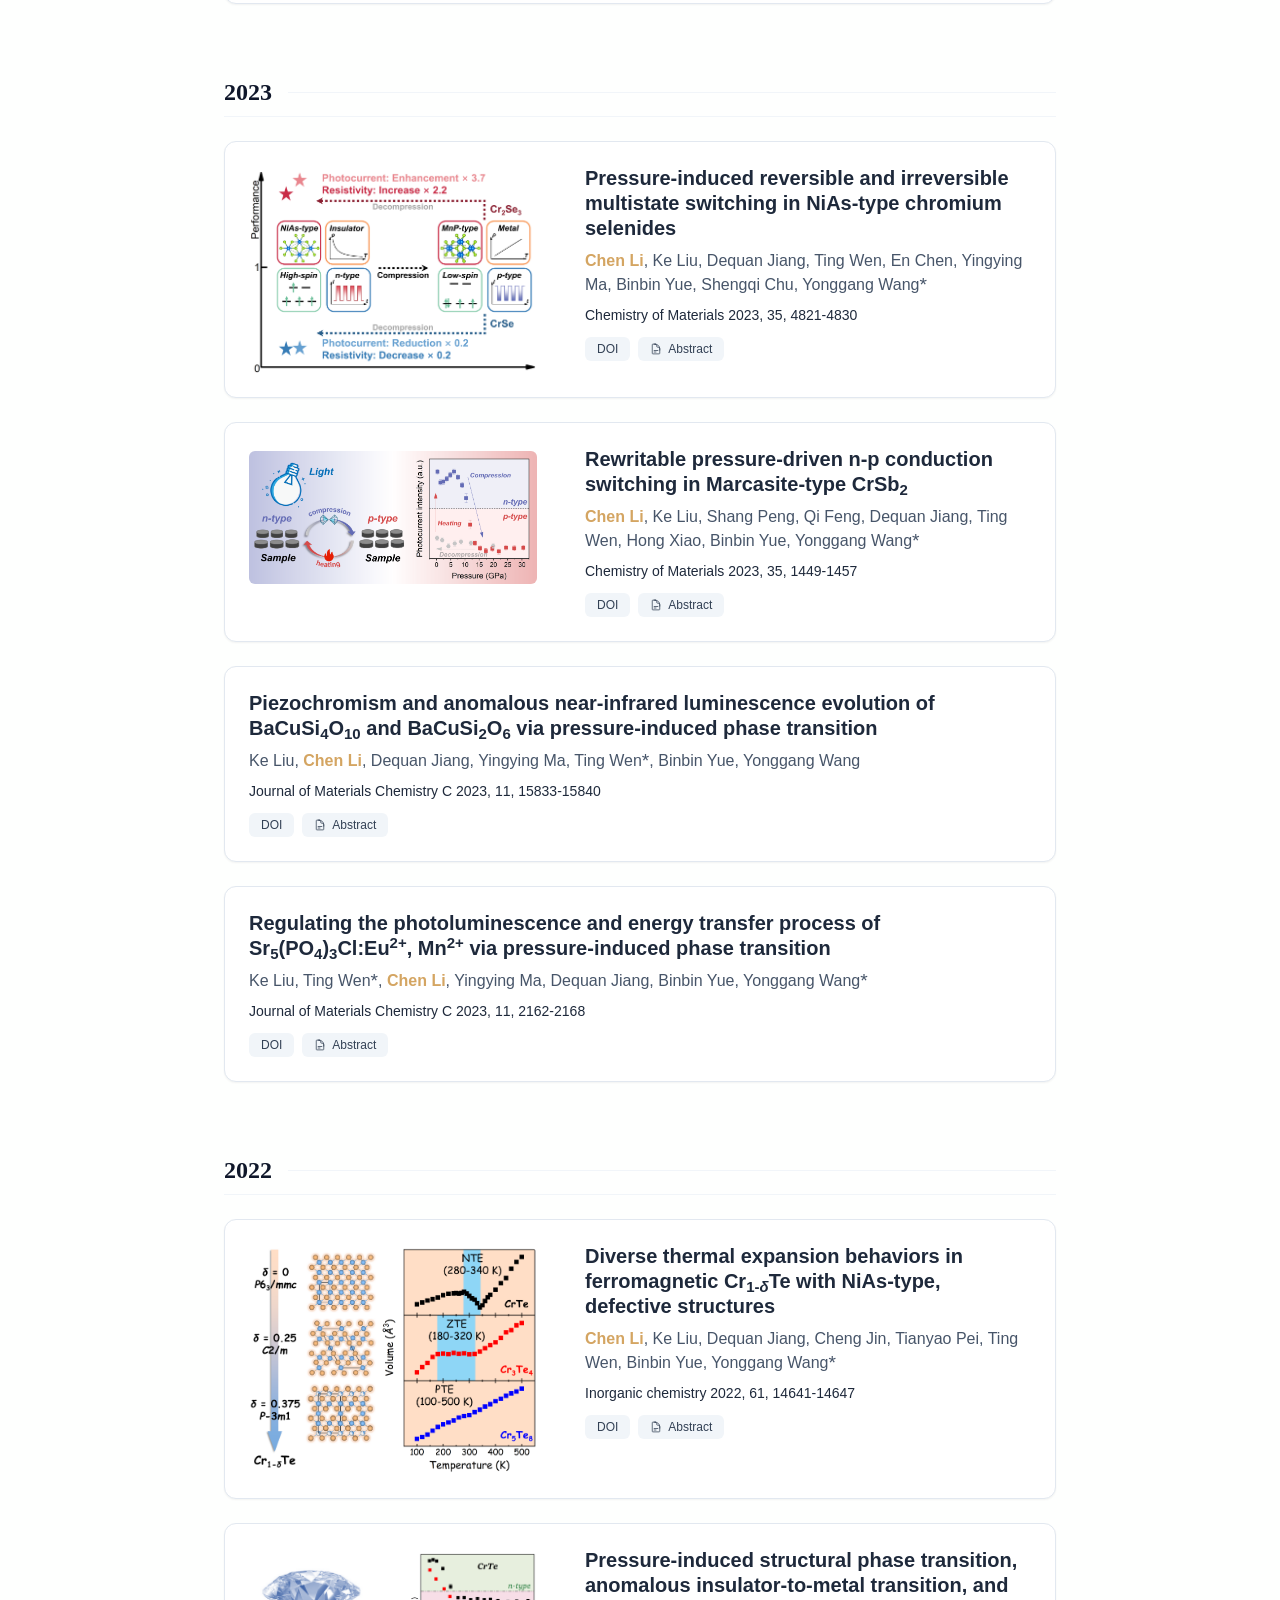
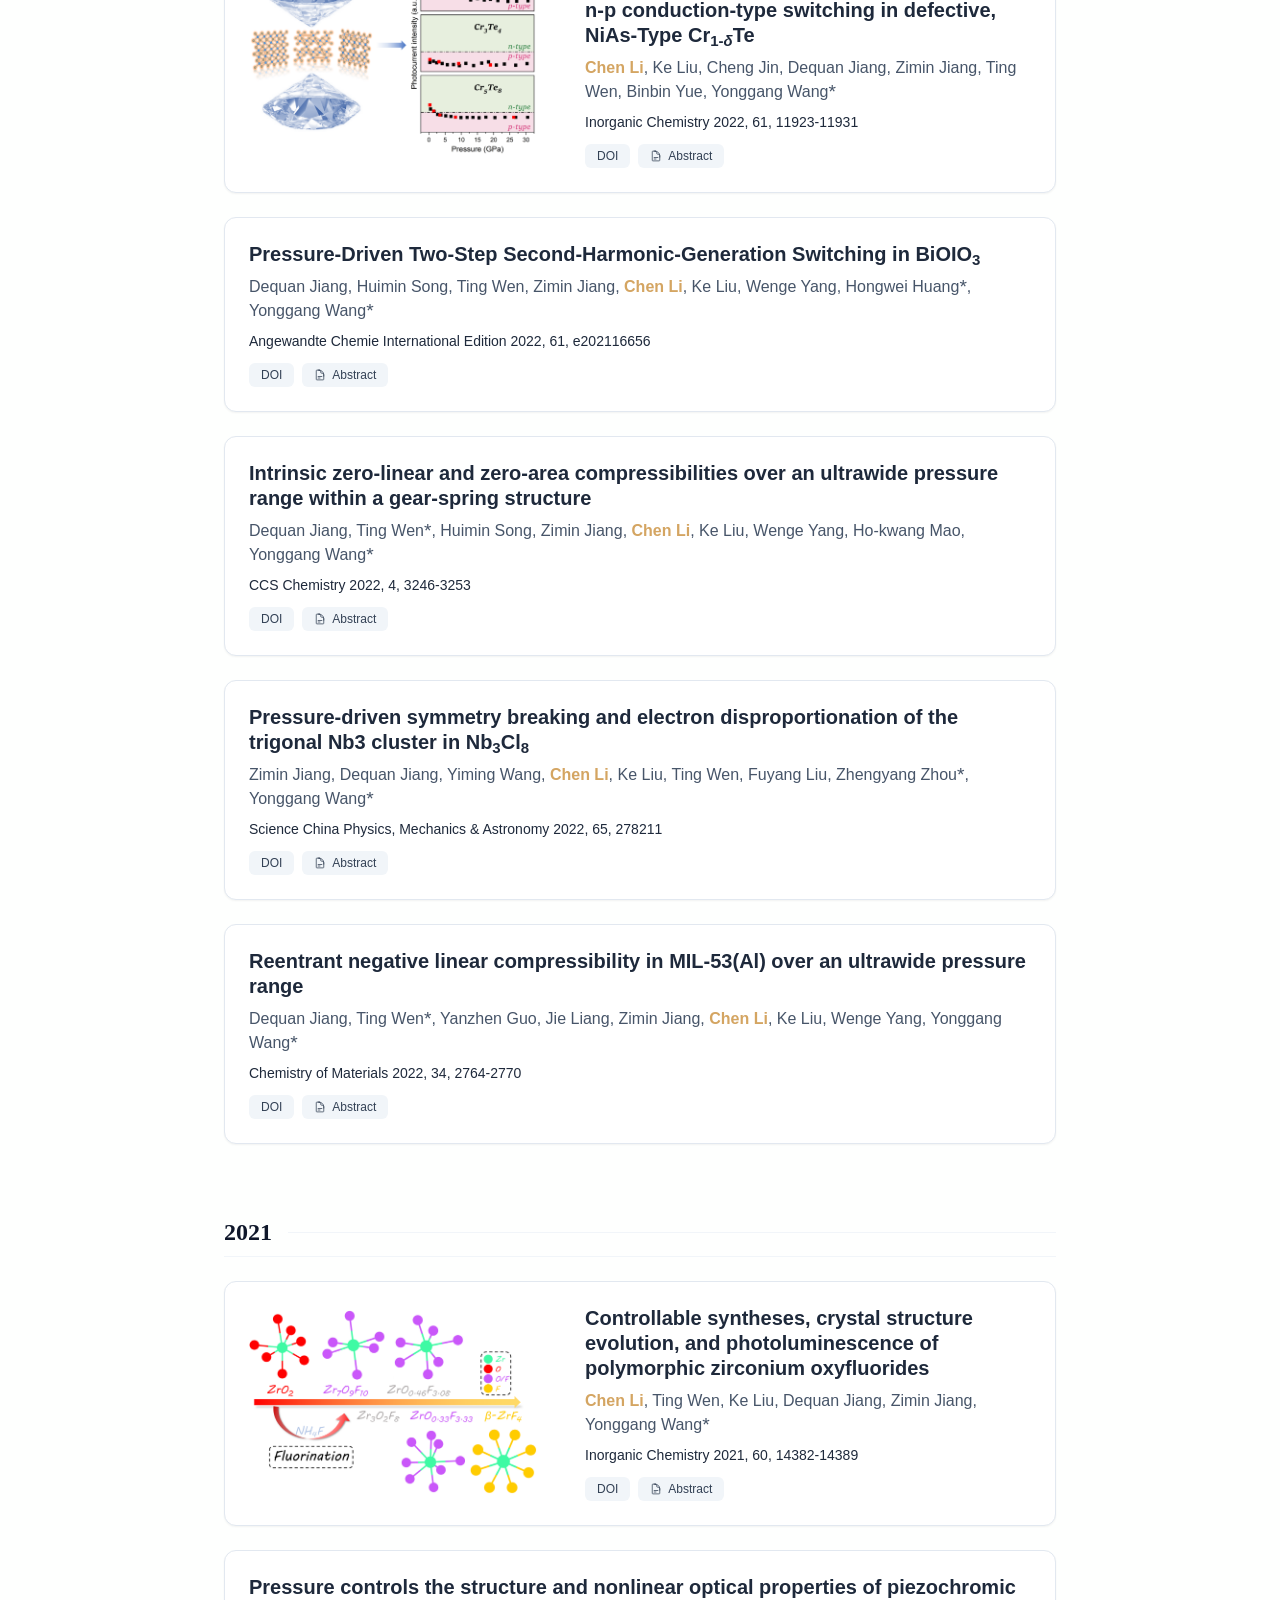
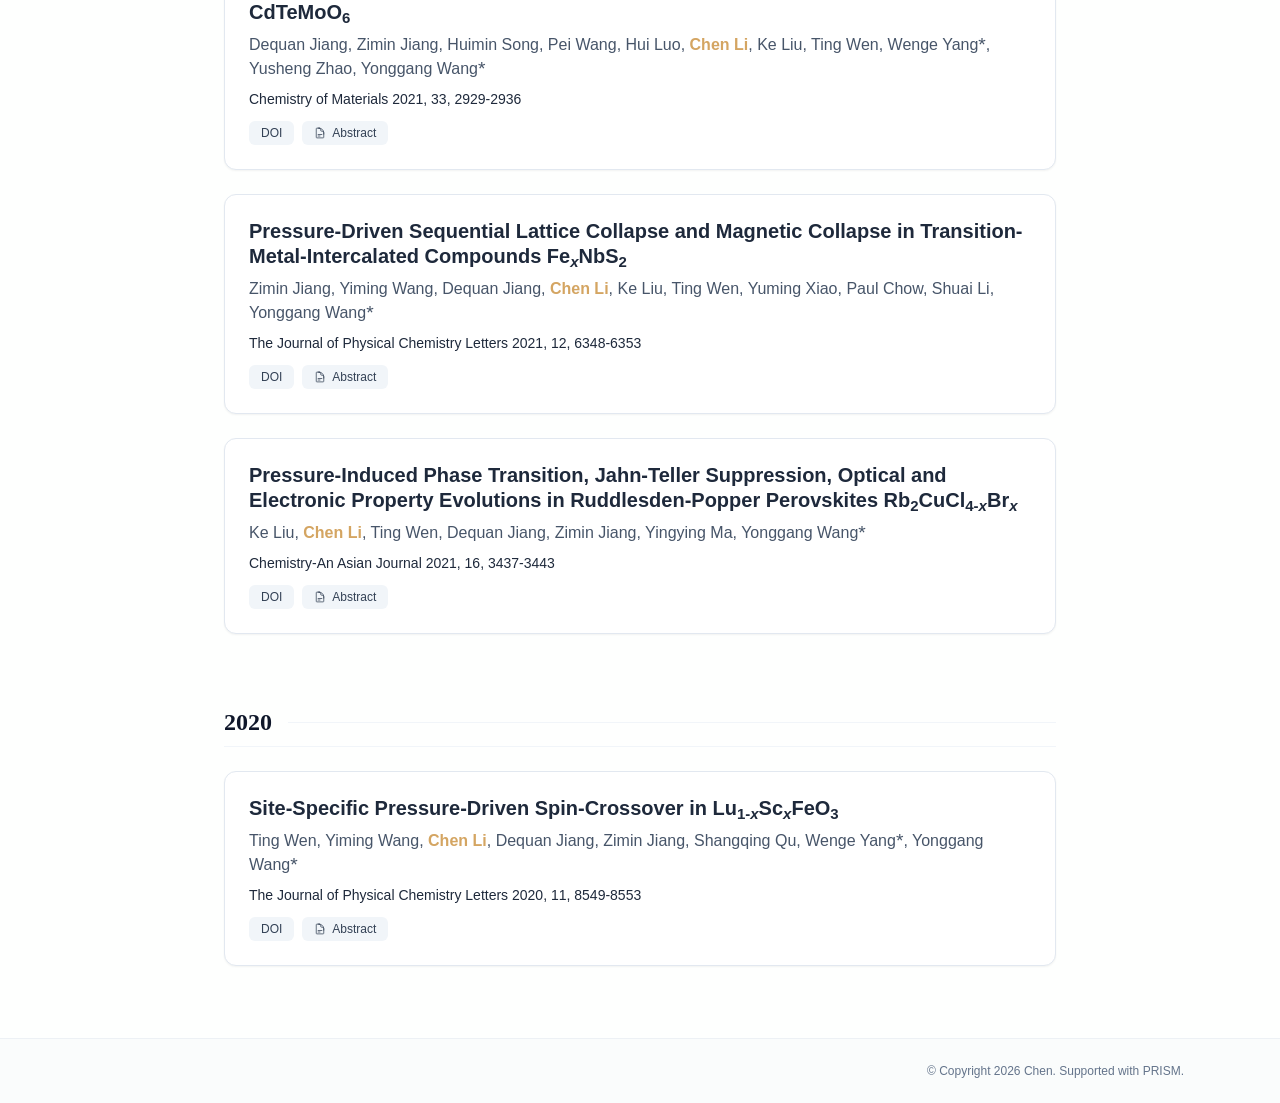
<file: publications/index.html>
<!DOCTYPE html><html lang="en" class="scroll-smooth"><head><meta charSet="utf-8"/><meta name="viewport" content="width=device-width, initial-scale=1"/><link rel="stylesheet" href="/_next/static/css/4461d290c5c83cb2.css" data-precedence="next"/><link rel="preload" as="script" fetchPriority="low" href="/_next/static/chunks/webpack-af78f5c2c11af041.js"/><script src="/_next/static/chunks/4bd1b696-70b6d399998de86a.js" async=""></script><script src="/_next/static/chunks/684-5aaa8290a129f299.js" async=""></script><script src="/_next/static/chunks/main-app-06fecb8432d0d6ea.js" async=""></script><script src="/_next/static/chunks/461-a9a5d7b05a71d978.js" async=""></script><script src="/_next/static/chunks/874-6cc630662f3664af.js" async=""></script><script src="/_next/static/chunks/291-e39730cc9327e39b.js" async=""></script><script src="/_next/static/chunks/app/layout-7cc1626130f4eca4.js" async=""></script><script src="/_next/static/chunks/7-3c10a3ea5a1dd78a.js" async=""></script><script src="/_next/static/chunks/748-a5b0eda860cf1ca7.js" async=""></script><script src="/_next/static/chunks/app/%5Bslug%5D/page-b7b7ecaae81aa0c1.js" async=""></script><link rel="icon" href="/arrow.png" type="image/svg+xml"/><link rel="dns-prefetch" href="https://jialeliu.com"/><link rel="preconnect" href="https://jialeliu.com" crossorigin=""/><link rel="preload" as="font" type="font/woff2" href="https://jialeliu.com/fonts/georgiab.woff2" crossorigin=""/><script>
              try {
                const theme = localStorage.getItem('theme-storage');
                const parsed = theme ? JSON.parse(theme) : null;
                const setting = parsed?.state?.theme || 'system';
                const prefersDark = typeof window !== 'undefined' && window.matchMedia && window.matchMedia('(prefers-color-scheme: dark)').matches;
                const effective = setting === 'dark' ? 'dark' : (setting === 'light' ? 'light' : (prefersDark ? 'dark' : 'light'));
                var root = document.documentElement;
                root.classList.add(effective);
                root.setAttribute('data-theme', effective);
              } catch (e) {
                var root = document.documentElement;
                root.classList.add('light');
                root.setAttribute('data-theme', 'light');
              }
            </script><script>
    try {
      const cfg = {"enabled":false,"locales":["en"],"defaultLocale":"en","mode":"auto","fixedLocale":"en","persist":true,"switcher":true,"labels":{"en":"en"}};
      const storageKey = 'locale-storage';
      const normalize = (value) => typeof value === 'string' ? value.trim().replace('_', '-').toLowerCase() : '';
      const matchLocale = (candidate) => {
        const normalized = normalize(candidate);
        if (!normalized) return null;
        if (cfg.locales.includes(normalized)) return normalized;
        const language = normalized.split('-')[0];
        if (cfg.locales.includes(language)) return language;
        return null;
      };

      let resolved = null;

      if (cfg.persist) {
        resolved = matchLocale(localStorage.getItem(storageKey));
      }

      if (!resolved) {
        if (cfg.mode === 'fixed') {
          resolved = cfg.fixedLocale;
        } else {
          resolved = matchLocale(navigator.language);
        }
      }

      if (!resolved) {
        resolved = cfg.defaultLocale;
      }

      const root = document.documentElement;
      root.lang = resolved;
      root.setAttribute('data-locale', resolved);

      if (cfg.persist) {
        localStorage.setItem(storageKey, resolved);
      }
    } catch (e) {
      const root = document.documentElement;
      root.lang = 'en';
      root.setAttribute('data-locale', 'en');
    }
  </script><title>Publications | Chen Li</title><meta name="author" content="Chen Li"/><meta name="keywords" content="Chen Li,PhD,Research,Kyoto University"/><meta name="creator" content="Chen Li"/><meta name="publisher" content="Chen Li"/><meta property="og:title" content="Chen Li"/><meta property="og:description" content="Postdoctoral Researcher at Kyoto University."/><meta property="og:site_name" content="Chen Li&#x27;s Academic Website"/><meta property="og:locale" content="en_US"/><meta property="og:type" content="website"/><meta name="twitter:card" content="summary"/><meta name="twitter:title" content="Chen Li"/><meta name="twitter:description" content="Postdoctoral Researcher at Kyoto University."/><link rel="icon" href="/arrow.png"/><script>document.querySelectorAll('body link[rel="icon"], body link[rel="apple-touch-icon"]').forEach(el => document.head.appendChild(el))</script><script src="/_next/static/chunks/polyfills-42372ed130431b0a.js" noModule=""></script></head><body class="font-sans antialiased"><div style="visibility:hidden"><nav class="fixed top-0 left-0 right-0 z-50" data-headlessui-state=""><div class="transition-all duration-300 ease-out bg-transparent" style="transform:translateY(-100px)"><div class="max-w-7xl mx-auto px-4 sm:px-6 lg:px-8"><div class="flex justify-between items-center h-16 lg:h-20"><div class="flex-shrink-0" tabindex="0"><a class="text-xl lg:text-2xl font-serif font-semibold text-primary hover:text-accent transition-colors duration-200" href="/">Chen Li</a></div><div class="hidden lg:block"><div class="ml-10 flex items-center space-x-3"><div class="relative flex items-baseline space-x-1"><a data-nav-href="/" class="relative px-3 py-2 text-sm font-medium rounded-lg transition-colors duration-150 text-neutral-600" href="/">Home</a><a data-nav-href="/publications" class="relative px-3 py-2 text-sm font-medium rounded-lg transition-colors duration-150 text-primary" href="/publications/">Publications</a><a data-nav-href="/cv" class="relative px-3 py-2 text-sm font-medium rounded-lg transition-colors duration-150 text-neutral-600" href="/cv/">CV</a></div><div class="flex items-center justify-center w-10 h-10 rounded-lg border border-neutral-200 dark:border-[rgba(148,163,184,0.24)] bg-background dark:bg-neutral-800"><div class="w-4 h-4 rounded-full bg-neutral-300 animate-pulse"></div></div></div></div><div class="lg:hidden flex items-center space-x-2"><div class="flex items-center justify-center w-10 h-10 rounded-lg border border-neutral-200 dark:border-[rgba(148,163,184,0.24)] bg-background dark:bg-neutral-800"><div class="w-4 h-4 rounded-full bg-neutral-300 animate-pulse"></div></div><button class="inline-flex items-center justify-center p-2 rounded-md text-neutral-600 hover:text-primary hover:bg-neutral-100 dark:hover:bg-neutral-800 focus:outline-none focus:ring-2 focus:ring-inset focus:ring-accent transition-colors duration-200" id="headlessui-disclosure-button-«R7pdb»" type="button" aria-expanded="false" data-headlessui-state=""><span class="sr-only">Open main menu</span><div><svg xmlns="http://www.w3.org/2000/svg" fill="none" viewBox="0 0 24 24" stroke-width="1.5" stroke="currentColor" aria-hidden="true" data-slot="icon" class="block h-6 w-6"><path stroke-linecap="round" stroke-linejoin="round" d="M3.75 6.75h16.5M3.75 12h16.5m-16.5 5.25h16.5"></path></svg></div></button></div></div></div></div></nav><main class="min-h-screen pt-16 lg:pt-20"><div class="max-w-4xl mx-auto px-4 sm:px-6 lg:px-8 py-12"><div style="opacity:0;transform:translateY(20px)"><div class="mb-8"><h1 class="text-4xl font-serif font-bold text-primary mb-4">Publications</h1></div><div class="mb-8 space-y-4"><div class="flex flex-col sm:flex-row gap-4 relative"><div class="relative flex-grow"><svg xmlns="http://www.w3.org/2000/svg" fill="none" viewBox="0 0 24 24" stroke-width="1.5" stroke="currentColor" aria-hidden="true" data-slot="icon" class="absolute left-3 top-1/2 transform -translate-y-1/2 h-5 w-5 text-neutral-400"><path stroke-linecap="round" stroke-linejoin="round" d="m21 21-5.197-5.197m0 0A7.5 7.5 0 1 0 5.196 5.196a7.5 7.5 0 0 0 10.607 10.607Z"></path></svg><input type="text" placeholder="Search publications..." class="w-full pl-10 pr-4 py-2 rounded-lg border border-neutral-200 dark:border-neutral-800 bg-white dark:bg-neutral-900 focus:ring-2 focus:ring-accent focus:border-transparent transition-all duration-200" value=""/></div><div class="relative flex-shrink-0 z-20"><button class="flex items-center justify-center px-4 py-2 rounded-lg border transition-all duration-200 w-full sm:w-auto bg-white dark:bg-neutral-900 border-neutral-200 dark:border-neutral-800 text-neutral-600 hover:border-accent hover:text-accent"><svg xmlns="http://www.w3.org/2000/svg" fill="none" viewBox="0 0 24 24" stroke-width="1.5" stroke="currentColor" aria-hidden="true" data-slot="icon" class="h-5 w-5 mr-2"><path stroke-linecap="round" stroke-linejoin="round" d="M3 7.5 7.5 3m0 0L12 7.5M7.5 3v13.5m13.5 0L16.5 21m0 0L12 16.5m4.5 4.5V7.5"></path></svg>Year (Newest)</button></div><button class="flex items-center justify-center px-4 py-2 rounded-lg border transition-all duration-200 flex-shrink-0 z-10 bg-white dark:bg-neutral-900 border-neutral-200 dark:border-neutral-800 text-neutral-600 hover:border-accent hover:text-accent"><svg xmlns="http://www.w3.org/2000/svg" fill="none" viewBox="0 0 24 24" stroke-width="1.5" stroke="currentColor" aria-hidden="true" data-slot="icon" class="h-5 w-5 mr-2"><path stroke-linecap="round" stroke-linejoin="round" d="M12 3c2.755 0 5.455.232 8.083.678.533.09.917.556.917 1.096v1.044a2.25 2.25 0 0 1-.659 1.591l-5.432 5.432a2.25 2.25 0 0 0-.659 1.591v2.927a2.25 2.25 0 0 1-1.244 2.013L9.75 21v-6.568a2.25 2.25 0 0 0-.659-1.591L3.659 7.409A2.25 2.25 0 0 1 3 5.818V4.774c0-.54.384-1.006.917-1.096A48.32 48.32 0 0 1 12 3Z"></path></svg>Filters</button></div></div><div class=""><div class="pt-12 flex items-center gap-4 border-b border-neutral-100 dark:border-neutral-900 pb-2 mb-6"><h2 class="text-2xl font-serif font-semibold text-neutral-900 dark:text-neutral-100 tabular-nums">2026</h2><div class="h-px bg-neutral-100 dark:bg-neutral-900 flex-grow"></div></div><div class="bg-white dark:bg-neutral-900 p-6 rounded-xl shadow-sm border border-neutral-200 dark:border-neutral-800 hover:shadow-md transition-all duration-200 mb-6" style="opacity:0;transform:translateY(20px)"><div class="flex flex-col md:flex-row gap-6 md:gap-10 lg:gap-12 items-start"><div class="w-full md:w-64 lg:w-72 flex-shrink-0 mt-1"><img alt="Publication preview" loading="lazy" width="800" height="600" decoding="async" data-nimg="1" class="w-full h-auto object-contain rounded-md" style="color:transparent" src="/papers/2026JACS.png"/></div><div class="flex-grow"><h3 class="text-xl font-semibold text-primary mb-2 leading-tight mt-0">Concurrent Pressure-Enhanced Magnetic Order and Photoconductivity in Quasi-One-Dimensional Antiferromagnet MnSb<sub>2</sub>S<sub>4</sub></h3><p class="text-base text-neutral-600 dark:text-neutral-400 mb-2"><span><span class="font-semibold text-accent ">Chen Li</span>, </span><span><span class=" ">Ke Liu</span>, </span><span><span class=" ">Dequan Jiang</span>, </span><span><span class=" ">En Chen</span>, </span><span><span class=" ">Yazhou Zhou</span>, </span><span><span class=" ">Jing Guo</span>, </span><span><span class=" ">Yonggang Wang</span><sup class="relative top-[0.05em] ml-[0px] text-[1.2em] text-neutral-600 dark:text-neutral-400">*</sup></span></p><p class="text-sm font-medium text-neutral-800 dark:text-neutral-600 mb-3"><span>Journal of the American Chemical Society</span> 2026, 148, 6560-6568</p><div class="flex flex-wrap gap-2 mt-auto"><a href="https://doi.org/10.1021/jacs.5c21160" target="_blank" rel="noopener noreferrer" class="inline-flex items-center px-3 py-1 rounded-md text-xs font-medium bg-neutral-100 dark:bg-neutral-800 text-neutral-700 dark:text-neutral-300 hover:bg-accent hover:text-white transition-colors">DOI</a><button class="inline-flex items-center px-3 py-1 rounded-md text-xs font-medium transition-colors bg-neutral-100 dark:bg-neutral-800 text-neutral-700 dark:text-neutral-300 hover:bg-accent hover:text-white"><svg xmlns="http://www.w3.org/2000/svg" fill="none" viewBox="0 0 24 24" stroke-width="1.5" stroke="currentColor" aria-hidden="true" data-slot="icon" class="h-3 w-3 mr-1.5"><path stroke-linecap="round" stroke-linejoin="round" d="M19.5 14.25v-2.625a3.375 3.375 0 0 0-3.375-3.375h-1.5A1.125 1.125 0 0 1 13.5 7.125v-1.5a3.375 3.375 0 0 0-3.375-3.375H8.25m0 12.75h7.5m-7.5 3H12M10.5 2.25H5.625c-.621 0-1.125.504-1.125 1.125v17.25c0 .621.504 1.125 1.125 1.125h12.75c.621 0 1.125-.504 1.125-1.125V11.25a9 9 0 0 0-9-9Z"></path></svg>Abstract</button></div></div></div></div><div class="bg-white dark:bg-neutral-900 p-6 rounded-xl shadow-sm border border-neutral-200 dark:border-neutral-800 hover:shadow-md transition-all duration-200 mb-6" style="opacity:0;transform:translateY(20px)"><div class="flex flex-col md:flex-row gap-6 md:gap-10 lg:gap-12 items-start"><div class="w-full md:w-64 lg:w-72 flex-shrink-0 mt-1"><img alt="Publication preview" loading="lazy" width="800" height="600" decoding="async" data-nimg="1" class="w-full h-auto object-contain rounded-md" style="color:transparent" src="/papers/2026ACSNano.png"/></div><div class="flex-grow"><h3 class="text-xl font-semibold text-primary mb-2 leading-tight mt-0">Superconductivity in Honeycomb Antiferromagnet CrPSe<sub>3</sub> via Irreversible Pressure-Mediated Interlayer Sliding</h3><p class="text-base text-neutral-600 dark:text-neutral-400 mb-2"><span><span class="font-semibold text-accent ">Chen Li</span>, </span><span><span class=" ">Chengyu Li</span>, </span><span><span class=" ">Zheng Tang</span>, </span><span><span class=" ">Ke Liu</span>, </span><span><span class=" ">En Chen</span>, </span><span><span class=" ">Yiming Wang</span>, </span><span><span class=" ">Yazhou Zhou</span>, </span><span><span class=" ">Jing Guo</span>, </span><span><span class=" ">Yonggang Wang</span><sup class="relative top-[0.05em] ml-[0px] text-[1.2em] text-neutral-600 dark:text-neutral-400">*</sup></span></p><p class="text-sm font-medium text-neutral-800 dark:text-neutral-600 mb-3"><span>ACS Nano</span> 2026, 20, 5072–5081</p><div class="flex flex-wrap gap-2 mt-auto"><a href="https://doi.org/10.1021/acsnano.5c19072" target="_blank" rel="noopener noreferrer" class="inline-flex items-center px-3 py-1 rounded-md text-xs font-medium bg-neutral-100 dark:bg-neutral-800 text-neutral-700 dark:text-neutral-300 hover:bg-accent hover:text-white transition-colors">DOI</a><button class="inline-flex items-center px-3 py-1 rounded-md text-xs font-medium transition-colors bg-neutral-100 dark:bg-neutral-800 text-neutral-700 dark:text-neutral-300 hover:bg-accent hover:text-white"><svg xmlns="http://www.w3.org/2000/svg" fill="none" viewBox="0 0 24 24" stroke-width="1.5" stroke="currentColor" aria-hidden="true" data-slot="icon" class="h-3 w-3 mr-1.5"><path stroke-linecap="round" stroke-linejoin="round" d="M19.5 14.25v-2.625a3.375 3.375 0 0 0-3.375-3.375h-1.5A1.125 1.125 0 0 1 13.5 7.125v-1.5a3.375 3.375 0 0 0-3.375-3.375H8.25m0 12.75h7.5m-7.5 3H12M10.5 2.25H5.625c-.621 0-1.125.504-1.125 1.125v17.25c0 .621.504 1.125 1.125 1.125h12.75c.621 0 1.125-.504 1.125-1.125V11.25a9 9 0 0 0-9-9Z"></path></svg>Abstract</button></div></div></div></div><div class="bg-white dark:bg-neutral-900 p-6 rounded-xl shadow-sm border border-neutral-200 dark:border-neutral-800 hover:shadow-md transition-all duration-200 mb-6" style="opacity:0;transform:translateY(20px)"><div class="flex flex-col md:flex-row gap-6 md:gap-10 lg:gap-12 items-start"><div class="flex-grow"><h3 class="text-xl font-semibold text-primary mb-2 leading-tight mt-0">Pressure-enhanced self-trapped exciton emission in stereochemically active SbTaO<sub>4</sub></h3><p class="text-base text-neutral-600 dark:text-neutral-400 mb-2"><span><span class=" ">Dequan Jiang</span>, </span><span><span class=" ">Long Zhang</span>, </span><span><span class="font-semibold text-accent ">Chen Li</span>, </span><span><span class=" ">Ke Liu</span>, </span><span><span class=" ">Yingying Ma</span>, </span><span><span class=" ">Hao-Ming Cheng</span>, </span><span><span class=" ">Tianyao Pei</span>, </span><span><span class=" ">En Chen</span>, </span><span><span class=" ">Jianbo Zhang</span>, </span><span><span class=" ">Ting Wen</span>, </span><span><span class=" ">Yang Ding</span>, </span><span><span class=" ">Yonggang Wang</span><sup class="relative top-[0.05em] ml-[0px] text-[1.2em] text-neutral-600 dark:text-neutral-400">*</sup></span></p><p class="text-sm font-medium text-neutral-800 dark:text-neutral-600 mb-3"><span>Chinese Chemical Letters</span> 2026, 37, 111264</p><div class="flex flex-wrap gap-2 mt-auto"><a href="https://doi.org/10.1016/j.cclet.2025.111264" target="_blank" rel="noopener noreferrer" class="inline-flex items-center px-3 py-1 rounded-md text-xs font-medium bg-neutral-100 dark:bg-neutral-800 text-neutral-700 dark:text-neutral-300 hover:bg-accent hover:text-white transition-colors">DOI</a><button class="inline-flex items-center px-3 py-1 rounded-md text-xs font-medium transition-colors bg-neutral-100 dark:bg-neutral-800 text-neutral-700 dark:text-neutral-300 hover:bg-accent hover:text-white"><svg xmlns="http://www.w3.org/2000/svg" fill="none" viewBox="0 0 24 24" stroke-width="1.5" stroke="currentColor" aria-hidden="true" data-slot="icon" class="h-3 w-3 mr-1.5"><path stroke-linecap="round" stroke-linejoin="round" d="M19.5 14.25v-2.625a3.375 3.375 0 0 0-3.375-3.375h-1.5A1.125 1.125 0 0 1 13.5 7.125v-1.5a3.375 3.375 0 0 0-3.375-3.375H8.25m0 12.75h7.5m-7.5 3H12M10.5 2.25H5.625c-.621 0-1.125.504-1.125 1.125v17.25c0 .621.504 1.125 1.125 1.125h12.75c.621 0 1.125-.504 1.125-1.125V11.25a9 9 0 0 0-9-9Z"></path></svg>Abstract</button></div></div></div></div><div class="pt-12 flex items-center gap-4 border-b border-neutral-100 dark:border-neutral-900 pb-2 mb-6"><h2 class="text-2xl font-serif font-semibold text-neutral-900 dark:text-neutral-100 tabular-nums">2025</h2><div class="h-px bg-neutral-100 dark:bg-neutral-900 flex-grow"></div></div><div class="bg-white dark:bg-neutral-900 p-6 rounded-xl shadow-sm border border-neutral-200 dark:border-neutral-800 hover:shadow-md transition-all duration-200 mb-6" style="opacity:0;transform:translateY(20px)"><div class="flex flex-col md:flex-row gap-6 md:gap-10 lg:gap-12 items-start"><div class="w-full md:w-64 lg:w-72 flex-shrink-0 mt-1"><img alt="Publication preview" loading="lazy" width="800" height="600" decoding="async" data-nimg="1" class="w-full h-auto object-contain rounded-md" style="color:transparent" src="/papers/2025JACS.png"/></div><div class="flex-grow"><h3 class="text-xl font-semibold text-primary mb-2 leading-tight mt-0">Sequential charge transfer and magnetic ordering in quasi-one-dimensional antiferromagnet CrSbS<sub>3</sub></h3><p class="text-base text-neutral-600 dark:text-neutral-400 mb-2"><span><span class="font-semibold text-accent ">Chen Li</span>, </span><span><span class=" ">Ke Liu</span>, </span><span><span class=" ">Yiming Wang</span>, </span><span><span class=" ">Chenjie Lou</span>, </span><span><span class=" ">Nana Li</span>, </span><span><span class=" ">Jiajia Feng</span>, </span><span><span class=" ">Haoming Cheng</span>, </span><span><span class=" ">Qi Feng</span>, </span><span><span class=" ">Dequan Jiang</span>, </span><span><span class=" ">Jiazheng Hao</span>, </span><span><span class=" ">Xiaoli Ma</span>, </span><span><span class=" ">Ting Wen</span>, </span><span><span class=" ">Lunhua He</span>, </span><span><span class=" ">Xiaohui Yu</span>, </span><span><span class=" ">Binbin Yue</span>, </span><span><span class=" ">Yonggang Wang</span><sup class="relative top-[0.05em] ml-[0px] text-[1.2em] text-neutral-600 dark:text-neutral-400">*</sup></span></p><p class="text-sm font-medium text-neutral-800 dark:text-neutral-600 mb-3"><span>Journal of the American Chemical Society</span> 2025, 147, 8642-8651</p><div class="flex flex-wrap gap-2 mt-auto"><a href="https://doi.org/10.1021/jacs.4c17892" target="_blank" rel="noopener noreferrer" class="inline-flex items-center px-3 py-1 rounded-md text-xs font-medium bg-neutral-100 dark:bg-neutral-800 text-neutral-700 dark:text-neutral-300 hover:bg-accent hover:text-white transition-colors">DOI</a><button class="inline-flex items-center px-3 py-1 rounded-md text-xs font-medium transition-colors bg-neutral-100 dark:bg-neutral-800 text-neutral-700 dark:text-neutral-300 hover:bg-accent hover:text-white"><svg xmlns="http://www.w3.org/2000/svg" fill="none" viewBox="0 0 24 24" stroke-width="1.5" stroke="currentColor" aria-hidden="true" data-slot="icon" class="h-3 w-3 mr-1.5"><path stroke-linecap="round" stroke-linejoin="round" d="M19.5 14.25v-2.625a3.375 3.375 0 0 0-3.375-3.375h-1.5A1.125 1.125 0 0 1 13.5 7.125v-1.5a3.375 3.375 0 0 0-3.375-3.375H8.25m0 12.75h7.5m-7.5 3H12M10.5 2.25H5.625c-.621 0-1.125.504-1.125 1.125v17.25c0 .621.504 1.125 1.125 1.125h12.75c.621 0 1.125-.504 1.125-1.125V11.25a9 9 0 0 0-9-9Z"></path></svg>Abstract</button></div></div></div></div><div class="bg-white dark:bg-neutral-900 p-6 rounded-xl shadow-sm border border-neutral-200 dark:border-neutral-800 hover:shadow-md transition-all duration-200 mb-6" style="opacity:0;transform:translateY(20px)"><div class="flex flex-col md:flex-row gap-6 md:gap-10 lg:gap-12 items-start"><div class="w-full md:w-64 lg:w-72 flex-shrink-0 mt-1"><img alt="Publication preview" loading="lazy" width="800" height="600" decoding="async" data-nimg="1" class="w-full h-auto object-contain rounded-md" style="color:transparent" src="/papers/2025Matter.png"/></div><div class="flex-grow"><h3 class="text-xl font-semibold text-primary mb-2 leading-tight mt-0">Superconductivity in quasi-one-dimensional antiferromagnetic CrNbSe<sub>5</sub> microwires under high pressure</h3><p class="text-base text-neutral-600 dark:text-neutral-400 mb-2"><span><span class="font-semibold text-accent ">Chen Li</span>, </span><span><span class=" ">Yiming Wang</span>, </span><span><span class=" ">Chengyu Li</span>, </span><span><span class=" ">Ke Liu</span>, </span><span><span class=" ">Jiajia Feng</span>, </span><span><span class=" ">Haoming Cheng</span>, </span><span><span class=" ">En Chen</span>, </span><span><span class=" ">Dequan Jiang</span>, </span><span><span class=" ">Qiaoxin Zhang</span>, </span><span><span class=" ">Ting Wen</span>, </span><span><span class=" ">Binbin Yue</span>, </span><span><span class=" ">Wenge Yang</span>, </span><span><span class=" ">Yonggang Wang</span><sup class="relative top-[0.05em] ml-[0px] text-[1.2em] text-neutral-600 dark:text-neutral-400">*</sup></span></p><p class="text-sm font-medium text-neutral-800 dark:text-neutral-600 mb-3"><span>Matter</span> 2025, 8, 102299</p><div class="flex flex-wrap gap-2 mt-auto"><a href="https://doi.org/10.1016/j.matt.2025.102299" target="_blank" rel="noopener noreferrer" class="inline-flex items-center px-3 py-1 rounded-md text-xs font-medium bg-neutral-100 dark:bg-neutral-800 text-neutral-700 dark:text-neutral-300 hover:bg-accent hover:text-white transition-colors">DOI</a><button class="inline-flex items-center px-3 py-1 rounded-md text-xs font-medium transition-colors bg-neutral-100 dark:bg-neutral-800 text-neutral-700 dark:text-neutral-300 hover:bg-accent hover:text-white"><svg xmlns="http://www.w3.org/2000/svg" fill="none" viewBox="0 0 24 24" stroke-width="1.5" stroke="currentColor" aria-hidden="true" data-slot="icon" class="h-3 w-3 mr-1.5"><path stroke-linecap="round" stroke-linejoin="round" d="M19.5 14.25v-2.625a3.375 3.375 0 0 0-3.375-3.375h-1.5A1.125 1.125 0 0 1 13.5 7.125v-1.5a3.375 3.375 0 0 0-3.375-3.375H8.25m0 12.75h7.5m-7.5 3H12M10.5 2.25H5.625c-.621 0-1.125.504-1.125 1.125v17.25c0 .621.504 1.125 1.125 1.125h12.75c.621 0 1.125-.504 1.125-1.125V11.25a9 9 0 0 0-9-9Z"></path></svg>Abstract</button></div></div></div></div><div class="bg-white dark:bg-neutral-900 p-6 rounded-xl shadow-sm border border-neutral-200 dark:border-neutral-800 hover:shadow-md transition-all duration-200 mb-6" style="opacity:0;transform:translateY(20px)"><div class="flex flex-col md:flex-row gap-6 md:gap-10 lg:gap-12 items-start"><div class="flex-grow"><h3 class="text-xl font-semibold text-primary mb-2 leading-tight mt-0">Brightening self-trapped exciton emission in 2D metal-organic chalcogenolates via argentophilicity-mediated anisotropic compression</h3><p class="text-base text-neutral-600 dark:text-neutral-400 mb-2"><span><span class=" ">Long Zhang</span>, </span><span><span class="font-semibold text-accent ">Chen Li</span>, </span><span><span class=" ">Dequan Jiang</span>, </span><span><span class=" ">Kai Wang</span>, </span><span><span class=" ">Guangming Niu</span>, </span><span><span class=" ">Laizhi Sui</span><sup class="relative top-[0.05em] ml-[0px] text-[1.2em] text-neutral-600 dark:text-neutral-400">*</sup>, </span><span><span class=" ">Kaijun Yuan</span>, </span><span><span class=" ">Yonggang Wang</span><sup class="relative top-[0.05em] ml-[0px] text-[1.2em] text-neutral-600 dark:text-neutral-400">*</sup></span></p><p class="text-sm font-medium text-neutral-800 dark:text-neutral-600 mb-3"><span>Nature Communications</span> 2025, 16, 7058</p><div class="flex flex-wrap gap-2 mt-auto"><a href="https://doi.org/10.1038/s41467-025-62170-6" target="_blank" rel="noopener noreferrer" class="inline-flex items-center px-3 py-1 rounded-md text-xs font-medium bg-neutral-100 dark:bg-neutral-800 text-neutral-700 dark:text-neutral-300 hover:bg-accent hover:text-white transition-colors">DOI</a><button class="inline-flex items-center px-3 py-1 rounded-md text-xs font-medium transition-colors bg-neutral-100 dark:bg-neutral-800 text-neutral-700 dark:text-neutral-300 hover:bg-accent hover:text-white"><svg xmlns="http://www.w3.org/2000/svg" fill="none" viewBox="0 0 24 24" stroke-width="1.5" stroke="currentColor" aria-hidden="true" data-slot="icon" class="h-3 w-3 mr-1.5"><path stroke-linecap="round" stroke-linejoin="round" d="M19.5 14.25v-2.625a3.375 3.375 0 0 0-3.375-3.375h-1.5A1.125 1.125 0 0 1 13.5 7.125v-1.5a3.375 3.375 0 0 0-3.375-3.375H8.25m0 12.75h7.5m-7.5 3H12M10.5 2.25H5.625c-.621 0-1.125.504-1.125 1.125v17.25c0 .621.504 1.125 1.125 1.125h12.75c.621 0 1.125-.504 1.125-1.125V11.25a9 9 0 0 0-9-9Z"></path></svg>Abstract</button></div></div></div></div><div class="bg-white dark:bg-neutral-900 p-6 rounded-xl shadow-sm border border-neutral-200 dark:border-neutral-800 hover:shadow-md transition-all duration-200 mb-6" style="opacity:0;transform:translateY(20px)"><div class="flex flex-col md:flex-row gap-6 md:gap-10 lg:gap-12 items-start"><div class="flex-grow"><h3 class="text-xl font-semibold text-primary mb-2 leading-tight mt-0">Ordered Graphane Nanoribbons Synthesized via High-Pressure Diels-Alder Polymerization of 2, 2′-Bipyrazine</h3><p class="text-base text-neutral-600 dark:text-neutral-400 mb-2"><span><span class=" ">Fang Li</span>, </span><span><span class=" ">Xingyu Tang</span>, </span><span><span class=" ">Yunfan Fei</span>, </span><span><span class=" ">Jie Zhang</span>, </span><span><span class=" ">Jie Liu</span>, </span><span><span class=" ">Puyi Lang</span>, </span><span><span class=" ">Guangwei Che</span>, </span><span><span class=" ">Zilin Zhao</span>, </span><span><span class=" ">Yuqing Zheng</span>, </span><span><span class=" ">Yuan Fang</span>, </span><span><span class="font-semibold text-accent ">Chen Li</span>, </span><span><span class=" ">Gexiang Gao</span>, </span><span><span class=" ">Xiao Dong</span>, </span><span><span class=" ">Takanori Hattori</span>, </span><span><span class=" ">Jun Abe</span>, </span><span><span class=" ">Ho-kwang Mao</span>, </span><span><span class=" ">Haiyan Zheng</span>, </span><span><span class=" ">Kuo Li</span><sup class="relative top-[0.05em] ml-[0px] text-[1.2em] text-neutral-600 dark:text-neutral-400">*</sup></span></p><p class="text-sm font-medium text-neutral-800 dark:text-neutral-600 mb-3"><span>Journal of the American Chemical Society</span> 2025, 147, 14054-14059</p><div class="flex flex-wrap gap-2 mt-auto"><a href="https://doi.org/10.1021/jacs.5c03116" target="_blank" rel="noopener noreferrer" class="inline-flex items-center px-3 py-1 rounded-md text-xs font-medium bg-neutral-100 dark:bg-neutral-800 text-neutral-700 dark:text-neutral-300 hover:bg-accent hover:text-white transition-colors">DOI</a><button class="inline-flex items-center px-3 py-1 rounded-md text-xs font-medium transition-colors bg-neutral-100 dark:bg-neutral-800 text-neutral-700 dark:text-neutral-300 hover:bg-accent hover:text-white"><svg xmlns="http://www.w3.org/2000/svg" fill="none" viewBox="0 0 24 24" stroke-width="1.5" stroke="currentColor" aria-hidden="true" data-slot="icon" class="h-3 w-3 mr-1.5"><path stroke-linecap="round" stroke-linejoin="round" d="M19.5 14.25v-2.625a3.375 3.375 0 0 0-3.375-3.375h-1.5A1.125 1.125 0 0 1 13.5 7.125v-1.5a3.375 3.375 0 0 0-3.375-3.375H8.25m0 12.75h7.5m-7.5 3H12M10.5 2.25H5.625c-.621 0-1.125.504-1.125 1.125v17.25c0 .621.504 1.125 1.125 1.125h12.75c.621 0 1.125-.504 1.125-1.125V11.25a9 9 0 0 0-9-9Z"></path></svg>Abstract</button></div></div></div></div><div class="bg-white dark:bg-neutral-900 p-6 rounded-xl shadow-sm border border-neutral-200 dark:border-neutral-800 hover:shadow-md transition-all duration-200 mb-6" style="opacity:0;transform:translateY(20px)"><div class="flex flex-col md:flex-row gap-6 md:gap-10 lg:gap-12 items-start"><div class="flex-grow"><h3 class="text-xl font-semibold text-primary mb-2 leading-tight mt-0">Pressure-induced symmetry breaking and robust Mo<sub>3</sub> clusters (<i>S</i> = 0) in kagome compounds M<sub>2</sub>Mo<sub>3</sub>O<sub>8</sub> (M= Zn, Fe)</h3><p class="text-base text-neutral-600 dark:text-neutral-400 mb-2"><span><span class=" ">En Chen</span>, </span><span><span class="font-semibold text-accent ">Chen Li</span>, </span><span><span class=" ">Dequan Jiang</span>, </span><span><span class=" ">Yingying Ma</span>, </span><span><span class=" ">Haoming Cheng</span>, </span><span><span class=" ">Tianyao Pei</span>, </span><span><span class=" ">Chuanlong Lin</span>, </span><span><span class=" ">Yonggang Wang</span><sup class="relative top-[0.05em] ml-[0px] text-[1.2em] text-neutral-600 dark:text-neutral-400">*</sup></span></p><p class="text-sm font-medium text-neutral-800 dark:text-neutral-600 mb-3"><span>Physical Chemistry Chemical Physics</span> 2025, 27, 10129-10136</p><div class="flex flex-wrap gap-2 mt-auto"><a href="https://doi.org/10.1039/D5CP00514K" target="_blank" rel="noopener noreferrer" class="inline-flex items-center px-3 py-1 rounded-md text-xs font-medium bg-neutral-100 dark:bg-neutral-800 text-neutral-700 dark:text-neutral-300 hover:bg-accent hover:text-white transition-colors">DOI</a><button class="inline-flex items-center px-3 py-1 rounded-md text-xs font-medium transition-colors bg-neutral-100 dark:bg-neutral-800 text-neutral-700 dark:text-neutral-300 hover:bg-accent hover:text-white"><svg xmlns="http://www.w3.org/2000/svg" fill="none" viewBox="0 0 24 24" stroke-width="1.5" stroke="currentColor" aria-hidden="true" data-slot="icon" class="h-3 w-3 mr-1.5"><path stroke-linecap="round" stroke-linejoin="round" d="M19.5 14.25v-2.625a3.375 3.375 0 0 0-3.375-3.375h-1.5A1.125 1.125 0 0 1 13.5 7.125v-1.5a3.375 3.375 0 0 0-3.375-3.375H8.25m0 12.75h7.5m-7.5 3H12M10.5 2.25H5.625c-.621 0-1.125.504-1.125 1.125v17.25c0 .621.504 1.125 1.125 1.125h12.75c.621 0 1.125-.504 1.125-1.125V11.25a9 9 0 0 0-9-9Z"></path></svg>Abstract</button></div></div></div></div><div class="pt-12 flex items-center gap-4 border-b border-neutral-100 dark:border-neutral-900 pb-2 mb-6"><h2 class="text-2xl font-serif font-semibold text-neutral-900 dark:text-neutral-100 tabular-nums">2024</h2><div class="h-px bg-neutral-100 dark:bg-neutral-900 flex-grow"></div></div><div class="bg-white dark:bg-neutral-900 p-6 rounded-xl shadow-sm border border-neutral-200 dark:border-neutral-800 hover:shadow-md transition-all duration-200 mb-6" style="opacity:0;transform:translateY(20px)"><div class="flex flex-col md:flex-row gap-6 md:gap-10 lg:gap-12 items-start"><div class="w-full md:w-64 lg:w-72 flex-shrink-0 mt-1"><img alt="Publication preview" loading="lazy" width="800" height="600" decoding="async" data-nimg="1" class="w-full h-auto object-contain rounded-md" style="color:transparent" src="/papers/2024JACS.png"/></div><div class="flex-grow"><h3 class="text-xl font-semibold text-primary mb-2 leading-tight mt-0">Superconductivity in quasi-one-dimensional ferromagnet CrSbSe<sub>3</sub> under high pressure</h3><p class="text-base text-neutral-600 dark:text-neutral-400 mb-2"><span><span class="font-semibold text-accent ">Chen Li</span>, </span><span><span class=" ">Yiming Wang</span>, </span><span><span class=" ">Ke Liu</span>, </span><span><span class=" ">Dequan Jiang</span>, </span><span><span class=" ">Jiajia Feng</span>, </span><span><span class=" ">Ting Wen</span>, </span><span><span class=" ">Binbin Yue</span>, </span><span><span class=" ">Yazhou Zhou</span>, </span><span><span class=" ">Liling Sun</span><sup class="relative top-[0.05em] ml-[0px] text-[1.2em] text-neutral-600 dark:text-neutral-400">*</sup>, </span><span><span class=" ">Yonggang Wang</span><sup class="relative top-[0.05em] ml-[0px] text-[1.2em] text-neutral-600 dark:text-neutral-400">*</sup></span></p><p class="text-sm font-medium text-neutral-800 dark:text-neutral-600 mb-3"><span>Journal of the American Chemical Society</span> 2024, 146, 9688-9696</p><div class="flex flex-wrap gap-2 mt-auto"><a href="https://doi.org/10.1021/jacs.3c13503" target="_blank" rel="noopener noreferrer" class="inline-flex items-center px-3 py-1 rounded-md text-xs font-medium bg-neutral-100 dark:bg-neutral-800 text-neutral-700 dark:text-neutral-300 hover:bg-accent hover:text-white transition-colors">DOI</a><button class="inline-flex items-center px-3 py-1 rounded-md text-xs font-medium transition-colors bg-neutral-100 dark:bg-neutral-800 text-neutral-700 dark:text-neutral-300 hover:bg-accent hover:text-white"><svg xmlns="http://www.w3.org/2000/svg" fill="none" viewBox="0 0 24 24" stroke-width="1.5" stroke="currentColor" aria-hidden="true" data-slot="icon" class="h-3 w-3 mr-1.5"><path stroke-linecap="round" stroke-linejoin="round" d="M19.5 14.25v-2.625a3.375 3.375 0 0 0-3.375-3.375h-1.5A1.125 1.125 0 0 1 13.5 7.125v-1.5a3.375 3.375 0 0 0-3.375-3.375H8.25m0 12.75h7.5m-7.5 3H12M10.5 2.25H5.625c-.621 0-1.125.504-1.125 1.125v17.25c0 .621.504 1.125 1.125 1.125h12.75c.621 0 1.125-.504 1.125-1.125V11.25a9 9 0 0 0-9-9Z"></path></svg>Abstract</button></div></div></div></div><div class="bg-white dark:bg-neutral-900 p-6 rounded-xl shadow-sm border border-neutral-200 dark:border-neutral-800 hover:shadow-md transition-all duration-200 mb-6" style="opacity:0;transform:translateY(20px)"><div class="flex flex-col md:flex-row gap-6 md:gap-10 lg:gap-12 items-start"><div class="w-full md:w-64 lg:w-72 flex-shrink-0 mt-1"><img alt="Publication preview" loading="lazy" width="800" height="600" decoding="async" data-nimg="1" class="w-full h-auto object-contain rounded-md" style="color:transparent" src="/papers/2024AM.png"/></div><div class="flex-grow"><h3 class="text-xl font-semibold text-primary mb-2 leading-tight mt-0">Lateral heterostructures fabricated via artificial pressure gradient</h3><p class="text-base text-neutral-600 dark:text-neutral-400 mb-2"><span><span class="font-semibold text-accent ">Chen Li</span>, </span><span><span class=" ">Ke Liu</span>, </span><span><span class=" ">Huacai Yan</span>, </span><span><span class=" ">Long Zhang</span>, </span><span><span class=" ">Dequan Jiang</span>, </span><span><span class=" ">Ting Wen</span>, </span><span><span class=" ">Binbin Yue</span>, </span><span><span class=" ">Yonggang Wang</span><sup class="relative top-[0.05em] ml-[0px] text-[1.2em] text-neutral-600 dark:text-neutral-400">*</sup></span></p><p class="text-sm font-medium text-neutral-800 dark:text-neutral-600 mb-3"><span>Advanced Materials</span> 2024, 36, 2407922</p><div class="flex flex-wrap gap-2 mt-auto"><a href="https://doi.org/10.1002/adma.202407922" target="_blank" rel="noopener noreferrer" class="inline-flex items-center px-3 py-1 rounded-md text-xs font-medium bg-neutral-100 dark:bg-neutral-800 text-neutral-700 dark:text-neutral-300 hover:bg-accent hover:text-white transition-colors">DOI</a><button class="inline-flex items-center px-3 py-1 rounded-md text-xs font-medium transition-colors bg-neutral-100 dark:bg-neutral-800 text-neutral-700 dark:text-neutral-300 hover:bg-accent hover:text-white"><svg xmlns="http://www.w3.org/2000/svg" fill="none" viewBox="0 0 24 24" stroke-width="1.5" stroke="currentColor" aria-hidden="true" data-slot="icon" class="h-3 w-3 mr-1.5"><path stroke-linecap="round" stroke-linejoin="round" d="M19.5 14.25v-2.625a3.375 3.375 0 0 0-3.375-3.375h-1.5A1.125 1.125 0 0 1 13.5 7.125v-1.5a3.375 3.375 0 0 0-3.375-3.375H8.25m0 12.75h7.5m-7.5 3H12M10.5 2.25H5.625c-.621 0-1.125.504-1.125 1.125v17.25c0 .621.504 1.125 1.125 1.125h12.75c.621 0 1.125-.504 1.125-1.125V11.25a9 9 0 0 0-9-9Z"></path></svg>Abstract</button></div></div></div></div><div class="bg-white dark:bg-neutral-900 p-6 rounded-xl shadow-sm border border-neutral-200 dark:border-neutral-800 hover:shadow-md transition-all duration-200 mb-6" style="opacity:0;transform:translateY(20px)"><div class="flex flex-col md:flex-row gap-6 md:gap-10 lg:gap-12 items-start"><div class="w-full md:w-64 lg:w-72 flex-shrink-0 mt-1"><img alt="Publication preview" loading="lazy" width="800" height="600" decoding="async" data-nimg="1" class="w-full h-auto object-contain rounded-md" style="color:transparent" src="/papers/2023Small.png"/></div><div class="flex-grow"><h3 class="text-xl font-semibold text-primary mb-2 leading-tight mt-0">Pressure-driven polymorphic transition, emergent insulator-to-metal transition, and photoconductivity switching in violet phosphorus</h3><p class="text-base text-neutral-600 dark:text-neutral-400 mb-2"><span><span class="font-semibold text-accent ">Chen Li</span>, </span><span><span class=" ">Ke Liu</span>, </span><span><span class=" ">Dequan Jiang</span>, </span><span><span class=" ">Huacai Yan</span>, </span><span><span class=" ">En Chen</span>, </span><span><span class=" ">Yingying Ma</span>, </span><span><span class=" ">Haoming Cheng</span>, </span><span><span class=" ">Ting Wen</span>, </span><span><span class=" ">Binbin Yue</span>, </span><span><span class=" ">Yonggang Wang</span><sup class="relative top-[0.05em] ml-[0px] text-[1.2em] text-neutral-600 dark:text-neutral-400">*</sup></span></p><p class="text-sm font-medium text-neutral-800 dark:text-neutral-600 mb-3"><span>Small</span> 2024, 20, 2306758</p><div class="flex flex-wrap gap-2 mt-auto"><a href="https://doi.org/10.1002/smll.202306758" target="_blank" rel="noopener noreferrer" class="inline-flex items-center px-3 py-1 rounded-md text-xs font-medium bg-neutral-100 dark:bg-neutral-800 text-neutral-700 dark:text-neutral-300 hover:bg-accent hover:text-white transition-colors">DOI</a><button class="inline-flex items-center px-3 py-1 rounded-md text-xs font-medium transition-colors bg-neutral-100 dark:bg-neutral-800 text-neutral-700 dark:text-neutral-300 hover:bg-accent hover:text-white"><svg xmlns="http://www.w3.org/2000/svg" fill="none" viewBox="0 0 24 24" stroke-width="1.5" stroke="currentColor" aria-hidden="true" data-slot="icon" class="h-3 w-3 mr-1.5"><path stroke-linecap="round" stroke-linejoin="round" d="M19.5 14.25v-2.625a3.375 3.375 0 0 0-3.375-3.375h-1.5A1.125 1.125 0 0 1 13.5 7.125v-1.5a3.375 3.375 0 0 0-3.375-3.375H8.25m0 12.75h7.5m-7.5 3H12M10.5 2.25H5.625c-.621 0-1.125.504-1.125 1.125v17.25c0 .621.504 1.125 1.125 1.125h12.75c.621 0 1.125-.504 1.125-1.125V11.25a9 9 0 0 0-9-9Z"></path></svg>Abstract</button></div></div></div></div><div class="bg-white dark:bg-neutral-900 p-6 rounded-xl shadow-sm border border-neutral-200 dark:border-neutral-800 hover:shadow-md transition-all duration-200 mb-6" style="opacity:0;transform:translateY(20px)"><div class="flex flex-col md:flex-row gap-6 md:gap-10 lg:gap-12 items-start"><div class="flex-grow"><h3 class="text-xl font-semibold text-primary mb-2 leading-tight mt-0">Second-harmonic-generation switching via pressure-suppressed dynamical disorder</h3><p class="text-base text-neutral-600 dark:text-neutral-400 mb-2"><span><span class=" ">Dequan Jiang</span>, </span><span><span class=" ">Xingxing Jiang</span><sup class="relative top-[0.05em] ml-[0px] text-[1.2em] text-neutral-600 dark:text-neutral-400">*</sup>, </span><span><span class=" ">Xue Zhang</span>, </span><span><span class="font-semibold text-accent ">Chen Li</span>, </span><span><span class=" ">Ke Liu</span>, </span><span><span class=" ">Yingying Ma</span>, </span><span><span class=" ">Hao-Ming Cheng</span>, </span><span><span class=" ">Tianyao Pei</span>, </span><span><span class=" ">Ting Wen</span>, </span><span><span class=" ">Zheshuai Lin</span>, </span><span><span class=" ">Fangfei Li</span><sup class="relative top-[0.05em] ml-[0px] text-[1.2em] text-neutral-600 dark:text-neutral-400">*</sup>, </span><span><span class=" ">Yonggang Wang</span><sup class="relative top-[0.05em] ml-[0px] text-[1.2em] text-neutral-600 dark:text-neutral-400">*</sup></span></p><p class="text-sm font-medium text-neutral-800 dark:text-neutral-600 mb-3"><span>Journal of the American Chemical Society</span> 2024, 146, 23508-23516</p><div class="flex flex-wrap gap-2 mt-auto"><a href="https://doi.org/10.1021/jacs.4c07504" target="_blank" rel="noopener noreferrer" class="inline-flex items-center px-3 py-1 rounded-md text-xs font-medium bg-neutral-100 dark:bg-neutral-800 text-neutral-700 dark:text-neutral-300 hover:bg-accent hover:text-white transition-colors">DOI</a><button class="inline-flex items-center px-3 py-1 rounded-md text-xs font-medium transition-colors bg-neutral-100 dark:bg-neutral-800 text-neutral-700 dark:text-neutral-300 hover:bg-accent hover:text-white"><svg xmlns="http://www.w3.org/2000/svg" fill="none" viewBox="0 0 24 24" stroke-width="1.5" stroke="currentColor" aria-hidden="true" data-slot="icon" class="h-3 w-3 mr-1.5"><path stroke-linecap="round" stroke-linejoin="round" d="M19.5 14.25v-2.625a3.375 3.375 0 0 0-3.375-3.375h-1.5A1.125 1.125 0 0 1 13.5 7.125v-1.5a3.375 3.375 0 0 0-3.375-3.375H8.25m0 12.75h7.5m-7.5 3H12M10.5 2.25H5.625c-.621 0-1.125.504-1.125 1.125v17.25c0 .621.504 1.125 1.125 1.125h12.75c.621 0 1.125-.504 1.125-1.125V11.25a9 9 0 0 0-9-9Z"></path></svg>Abstract</button></div></div></div></div><div class="bg-white dark:bg-neutral-900 p-6 rounded-xl shadow-sm border border-neutral-200 dark:border-neutral-800 hover:shadow-md transition-all duration-200 mb-6" style="opacity:0;transform:translateY(20px)"><div class="flex flex-col md:flex-row gap-6 md:gap-10 lg:gap-12 items-start"><div class="flex-grow"><h3 class="text-xl font-semibold text-primary mb-2 leading-tight mt-0">Crystal-field regulation enables broadband-to-line emission switching in Cr<sup>3+</sup>-activated pyroxenes</h3><p class="text-base text-neutral-600 dark:text-neutral-400 mb-2"><span><span class=" ">Yingying Ma</span>, </span><span><span class=" ">Ting Wen</span><sup class="relative top-[0.05em] ml-[0px] text-[1.2em] text-neutral-600 dark:text-neutral-400">*</sup>, </span><span><span class=" ">Ke Liu</span>, </span><span><span class="font-semibold text-accent ">Chen Li</span>, </span><span><span class=" ">Dequan Jiang</span>, </span><span><span class=" ">En Chen</span>, </span><span><span class=" ">Tianyao Pei</span>, </span><span><span class=" ">Chuanlong Lin</span>, </span><span><span class=" ">Yonggang Wang</span><sup class="relative top-[0.05em] ml-[0px] text-[1.2em] text-neutral-600 dark:text-neutral-400">*</sup></span></p><p class="text-sm font-medium text-neutral-800 dark:text-neutral-600 mb-3"><span>Journal of Materials Chemistry C</span> 2024, 12, 2379-2390</p><div class="flex flex-wrap gap-2 mt-auto"><a href="https://doi.org/10.1039/D3TC04124G" target="_blank" rel="noopener noreferrer" class="inline-flex items-center px-3 py-1 rounded-md text-xs font-medium bg-neutral-100 dark:bg-neutral-800 text-neutral-700 dark:text-neutral-300 hover:bg-accent hover:text-white transition-colors">DOI</a><button class="inline-flex items-center px-3 py-1 rounded-md text-xs font-medium transition-colors bg-neutral-100 dark:bg-neutral-800 text-neutral-700 dark:text-neutral-300 hover:bg-accent hover:text-white"><svg xmlns="http://www.w3.org/2000/svg" fill="none" viewBox="0 0 24 24" stroke-width="1.5" stroke="currentColor" aria-hidden="true" data-slot="icon" class="h-3 w-3 mr-1.5"><path stroke-linecap="round" stroke-linejoin="round" d="M19.5 14.25v-2.625a3.375 3.375 0 0 0-3.375-3.375h-1.5A1.125 1.125 0 0 1 13.5 7.125v-1.5a3.375 3.375 0 0 0-3.375-3.375H8.25m0 12.75h7.5m-7.5 3H12M10.5 2.25H5.625c-.621 0-1.125.504-1.125 1.125v17.25c0 .621.504 1.125 1.125 1.125h12.75c.621 0 1.125-.504 1.125-1.125V11.25a9 9 0 0 0-9-9Z"></path></svg>Abstract</button></div></div></div></div><div class="bg-white dark:bg-neutral-900 p-6 rounded-xl shadow-sm border border-neutral-200 dark:border-neutral-800 hover:shadow-md transition-all duration-200 mb-6" style="opacity:0;transform:translateY(20px)"><div class="flex flex-col md:flex-row gap-6 md:gap-10 lg:gap-12 items-start"><div class="flex-grow"><h3 class="text-xl font-semibold text-primary mb-2 leading-tight mt-0">Dual-Site Elemental Doping and Phase Transformation of Aluminate Sodalite Sr<sub>8-<i>x</i></sub>Cd<sub><i>x</i></sub>(Al<sub>12</sub>O<sub>24</sub>)(CrO<sub>4</sub>)<sub>2-<i>y</i></sub>(ReO<sub>4</sub>)<sub><i>y</i></sub></h3><p class="text-base text-neutral-600 dark:text-neutral-400 mb-2"><span><span class=" ">Tianyao Pei</span>, </span><span><span class=" ">Zheng Tang</span>, </span><span><span class=" ">Dequan Jiang</span>, </span><span><span class="font-semibold text-accent ">Chen Li</span>, </span><span><span class=" ">Yingying Ma</span>, </span><span><span class=" ">En Chen</span>, </span><span><span class=" ">Binbin Yue</span>, </span><span><span class=" ">Yonggang Wang</span><sup class="relative top-[0.05em] ml-[0px] text-[1.2em] text-neutral-600 dark:text-neutral-400">*</sup></span></p><p class="text-sm font-medium text-neutral-800 dark:text-neutral-600 mb-3"><span>The Journal of Physical Chemistry C</span> 2024, 128, 15718-15724</p><div class="flex flex-wrap gap-2 mt-auto"><a href="https://doi.org/10.1021/acs.jpcc.4c04996" target="_blank" rel="noopener noreferrer" class="inline-flex items-center px-3 py-1 rounded-md text-xs font-medium bg-neutral-100 dark:bg-neutral-800 text-neutral-700 dark:text-neutral-300 hover:bg-accent hover:text-white transition-colors">DOI</a><button class="inline-flex items-center px-3 py-1 rounded-md text-xs font-medium transition-colors bg-neutral-100 dark:bg-neutral-800 text-neutral-700 dark:text-neutral-300 hover:bg-accent hover:text-white"><svg xmlns="http://www.w3.org/2000/svg" fill="none" viewBox="0 0 24 24" stroke-width="1.5" stroke="currentColor" aria-hidden="true" data-slot="icon" class="h-3 w-3 mr-1.5"><path stroke-linecap="round" stroke-linejoin="round" d="M19.5 14.25v-2.625a3.375 3.375 0 0 0-3.375-3.375h-1.5A1.125 1.125 0 0 1 13.5 7.125v-1.5a3.375 3.375 0 0 0-3.375-3.375H8.25m0 12.75h7.5m-7.5 3H12M10.5 2.25H5.625c-.621 0-1.125.504-1.125 1.125v17.25c0 .621.504 1.125 1.125 1.125h12.75c.621 0 1.125-.504 1.125-1.125V11.25a9 9 0 0 0-9-9Z"></path></svg>Abstract</button></div></div></div></div><div class="bg-white dark:bg-neutral-900 p-6 rounded-xl shadow-sm border border-neutral-200 dark:border-neutral-800 hover:shadow-md transition-all duration-200 mb-6" style="opacity:0;transform:translateY(20px)"><div class="flex flex-col md:flex-row gap-6 md:gap-10 lg:gap-12 items-start"><div class="flex-grow"><h3 class="text-xl font-semibold text-primary mb-2 leading-tight mt-0">Pressure-driven multiple optoelectronic evolution in CsMoO<sub>3</sub>(IO<sub>3</sub>) with dual functional [MoO<sub>6</sub>] and [IO<sub>3</sub>] groups</h3><p class="text-base text-neutral-600 dark:text-neutral-400 mb-2"><span><span class=" ">Dequan Jiang</span>, </span><span><span class="font-semibold text-accent ">Chen Li</span>, </span><span><span class=" ">Ting Wen</span>, </span><span><span class=" ">Ke Liu</span>, </span><span><span class=" ">Yingying Ma</span>, </span><span><span class=" ">En Chen</span>, </span><span><span class=" ">Tianyao Pei</span>, </span><span><span class=" ">Yonggang Wang</span><sup class="relative top-[0.05em] ml-[0px] text-[1.2em] text-neutral-600 dark:text-neutral-400">*</sup></span></p><p class="text-sm font-medium text-neutral-800 dark:text-neutral-600 mb-3"><span>Materials Chemistry Frontiers</span> 2024, 8, 1636-1642</p><div class="flex flex-wrap gap-2 mt-auto"><a href="https://doi.org/10.1039/D3QM01147J" target="_blank" rel="noopener noreferrer" class="inline-flex items-center px-3 py-1 rounded-md text-xs font-medium bg-neutral-100 dark:bg-neutral-800 text-neutral-700 dark:text-neutral-300 hover:bg-accent hover:text-white transition-colors">DOI</a><button class="inline-flex items-center px-3 py-1 rounded-md text-xs font-medium transition-colors bg-neutral-100 dark:bg-neutral-800 text-neutral-700 dark:text-neutral-300 hover:bg-accent hover:text-white"><svg xmlns="http://www.w3.org/2000/svg" fill="none" viewBox="0 0 24 24" stroke-width="1.5" stroke="currentColor" aria-hidden="true" data-slot="icon" class="h-3 w-3 mr-1.5"><path stroke-linecap="round" stroke-linejoin="round" d="M19.5 14.25v-2.625a3.375 3.375 0 0 0-3.375-3.375h-1.5A1.125 1.125 0 0 1 13.5 7.125v-1.5a3.375 3.375 0 0 0-3.375-3.375H8.25m0 12.75h7.5m-7.5 3H12M10.5 2.25H5.625c-.621 0-1.125.504-1.125 1.125v17.25c0 .621.504 1.125 1.125 1.125h12.75c.621 0 1.125-.504 1.125-1.125V11.25a9 9 0 0 0-9-9Z"></path></svg>Abstract</button></div></div></div></div><div class="bg-white dark:bg-neutral-900 p-6 rounded-xl shadow-sm border border-neutral-200 dark:border-neutral-800 hover:shadow-md transition-all duration-200 mb-6" style="opacity:0;transform:translateY(20px)"><div class="flex flex-col md:flex-row gap-6 md:gap-10 lg:gap-12 items-start"><div class="flex-grow"><h3 class="text-xl font-semibold text-primary mb-2 leading-tight mt-0">Pressure-Induced Symmetry Breaking Enables Retainable Upconversion Photoluminescence Enhancement in Lanthanide Oxyfluoride</h3><p class="text-base text-neutral-600 dark:text-neutral-400 mb-2"><span><span class=" ">Ting Wen</span><sup class="relative top-[0.05em] ml-[0px] text-[1.2em] text-neutral-600 dark:text-neutral-400">*</sup>, </span><span><span class=" ">Yiming Wang</span>, </span><span><span class=" ">Shang Peng</span>, </span><span><span class=" ">Xuqiang Liu</span>, </span><span><span class=" ">Haoming Cheng</span>, </span><span><span class=" ">Ke Liu</span>, </span><span><span class=" ">Yingying Ma</span>, </span><span><span class="font-semibold text-accent ">Chen Li</span>, </span><span><span class=" ">Wenge Yang</span><sup class="relative top-[0.05em] ml-[0px] text-[1.2em] text-neutral-600 dark:text-neutral-400">*</sup>, </span><span><span class=" ">Yonggang Wang</span><sup class="relative top-[0.05em] ml-[0px] text-[1.2em] text-neutral-600 dark:text-neutral-400">*</sup></span></p><p class="text-sm font-medium text-neutral-800 dark:text-neutral-600 mb-3"><span>Advanced Optical Materials</span> 2024, 12, 2400162</p><div class="flex flex-wrap gap-2 mt-auto"><a href="https://doi.org/10.1002/adom.202400162" target="_blank" rel="noopener noreferrer" class="inline-flex items-center px-3 py-1 rounded-md text-xs font-medium bg-neutral-100 dark:bg-neutral-800 text-neutral-700 dark:text-neutral-300 hover:bg-accent hover:text-white transition-colors">DOI</a><button class="inline-flex items-center px-3 py-1 rounded-md text-xs font-medium transition-colors bg-neutral-100 dark:bg-neutral-800 text-neutral-700 dark:text-neutral-300 hover:bg-accent hover:text-white"><svg xmlns="http://www.w3.org/2000/svg" fill="none" viewBox="0 0 24 24" stroke-width="1.5" stroke="currentColor" aria-hidden="true" data-slot="icon" class="h-3 w-3 mr-1.5"><path stroke-linecap="round" stroke-linejoin="round" d="M19.5 14.25v-2.625a3.375 3.375 0 0 0-3.375-3.375h-1.5A1.125 1.125 0 0 1 13.5 7.125v-1.5a3.375 3.375 0 0 0-3.375-3.375H8.25m0 12.75h7.5m-7.5 3H12M10.5 2.25H5.625c-.621 0-1.125.504-1.125 1.125v17.25c0 .621.504 1.125 1.125 1.125h12.75c.621 0 1.125-.504 1.125-1.125V11.25a9 9 0 0 0-9-9Z"></path></svg>Abstract</button></div></div></div></div><div class="pt-12 flex items-center gap-4 border-b border-neutral-100 dark:border-neutral-900 pb-2 mb-6"><h2 class="text-2xl font-serif font-semibold text-neutral-900 dark:text-neutral-100 tabular-nums">2023</h2><div class="h-px bg-neutral-100 dark:bg-neutral-900 flex-grow"></div></div><div class="bg-white dark:bg-neutral-900 p-6 rounded-xl shadow-sm border border-neutral-200 dark:border-neutral-800 hover:shadow-md transition-all duration-200 mb-6" style="opacity:0;transform:translateY(20px)"><div class="flex flex-col md:flex-row gap-6 md:gap-10 lg:gap-12 items-start"><div class="w-full md:w-64 lg:w-72 flex-shrink-0 mt-1"><img alt="Publication preview" loading="lazy" width="800" height="600" decoding="async" data-nimg="1" class="w-full h-auto object-contain rounded-md" style="color:transparent" src="/papers/2023cm1.png"/></div><div class="flex-grow"><h3 class="text-xl font-semibold text-primary mb-2 leading-tight mt-0">Pressure-induced reversible and irreversible multistate switching in NiAs-type chromium selenides</h3><p class="text-base text-neutral-600 dark:text-neutral-400 mb-2"><span><span class="font-semibold text-accent ">Chen Li</span>, </span><span><span class=" ">Ke Liu</span>, </span><span><span class=" ">Dequan Jiang</span>, </span><span><span class=" ">Ting Wen</span>, </span><span><span class=" ">En Chen</span>, </span><span><span class=" ">Yingying Ma</span>, </span><span><span class=" ">Binbin Yue</span>, </span><span><span class=" ">Shengqi Chu</span>, </span><span><span class=" ">Yonggang Wang</span><sup class="relative top-[0.05em] ml-[0px] text-[1.2em] text-neutral-600 dark:text-neutral-400">*</sup></span></p><p class="text-sm font-medium text-neutral-800 dark:text-neutral-600 mb-3"><span>Chemistry of Materials</span> 2023, 35, 4821-4830</p><div class="flex flex-wrap gap-2 mt-auto"><a href="https://doi.org/10.1021/acs.chemmater.3c00791" target="_blank" rel="noopener noreferrer" class="inline-flex items-center px-3 py-1 rounded-md text-xs font-medium bg-neutral-100 dark:bg-neutral-800 text-neutral-700 dark:text-neutral-300 hover:bg-accent hover:text-white transition-colors">DOI</a><button class="inline-flex items-center px-3 py-1 rounded-md text-xs font-medium transition-colors bg-neutral-100 dark:bg-neutral-800 text-neutral-700 dark:text-neutral-300 hover:bg-accent hover:text-white"><svg xmlns="http://www.w3.org/2000/svg" fill="none" viewBox="0 0 24 24" stroke-width="1.5" stroke="currentColor" aria-hidden="true" data-slot="icon" class="h-3 w-3 mr-1.5"><path stroke-linecap="round" stroke-linejoin="round" d="M19.5 14.25v-2.625a3.375 3.375 0 0 0-3.375-3.375h-1.5A1.125 1.125 0 0 1 13.5 7.125v-1.5a3.375 3.375 0 0 0-3.375-3.375H8.25m0 12.75h7.5m-7.5 3H12M10.5 2.25H5.625c-.621 0-1.125.504-1.125 1.125v17.25c0 .621.504 1.125 1.125 1.125h12.75c.621 0 1.125-.504 1.125-1.125V11.25a9 9 0 0 0-9-9Z"></path></svg>Abstract</button></div></div></div></div><div class="bg-white dark:bg-neutral-900 p-6 rounded-xl shadow-sm border border-neutral-200 dark:border-neutral-800 hover:shadow-md transition-all duration-200 mb-6" style="opacity:0;transform:translateY(20px)"><div class="flex flex-col md:flex-row gap-6 md:gap-10 lg:gap-12 items-start"><div class="w-full md:w-64 lg:w-72 flex-shrink-0 mt-1"><img alt="Publication preview" loading="lazy" width="800" height="600" decoding="async" data-nimg="1" class="w-full h-auto object-contain rounded-md" style="color:transparent" src="/papers/2023cm2.png"/></div><div class="flex-grow"><h3 class="text-xl font-semibold text-primary mb-2 leading-tight mt-0">Rewritable pressure-driven n-p conduction switching in Marcasite-type CrSb<sub>2</sub></h3><p class="text-base text-neutral-600 dark:text-neutral-400 mb-2"><span><span class="font-semibold text-accent ">Chen Li</span>, </span><span><span class=" ">Ke Liu</span>, </span><span><span class=" ">Shang Peng</span>, </span><span><span class=" ">Qi Feng</span>, </span><span><span class=" ">Dequan Jiang</span>, </span><span><span class=" ">Ting Wen</span>, </span><span><span class=" ">Hong Xiao</span>, </span><span><span class=" ">Binbin Yue</span>, </span><span><span class=" ">Yonggang Wang</span><sup class="relative top-[0.05em] ml-[0px] text-[1.2em] text-neutral-600 dark:text-neutral-400">*</sup></span></p><p class="text-sm font-medium text-neutral-800 dark:text-neutral-600 mb-3"><span>Chemistry of Materials</span> 2023, 35, 1449-1457</p><div class="flex flex-wrap gap-2 mt-auto"><a href="https://doi.org/10.1021/acs.chemmater.2c03673" target="_blank" rel="noopener noreferrer" class="inline-flex items-center px-3 py-1 rounded-md text-xs font-medium bg-neutral-100 dark:bg-neutral-800 text-neutral-700 dark:text-neutral-300 hover:bg-accent hover:text-white transition-colors">DOI</a><button class="inline-flex items-center px-3 py-1 rounded-md text-xs font-medium transition-colors bg-neutral-100 dark:bg-neutral-800 text-neutral-700 dark:text-neutral-300 hover:bg-accent hover:text-white"><svg xmlns="http://www.w3.org/2000/svg" fill="none" viewBox="0 0 24 24" stroke-width="1.5" stroke="currentColor" aria-hidden="true" data-slot="icon" class="h-3 w-3 mr-1.5"><path stroke-linecap="round" stroke-linejoin="round" d="M19.5 14.25v-2.625a3.375 3.375 0 0 0-3.375-3.375h-1.5A1.125 1.125 0 0 1 13.5 7.125v-1.5a3.375 3.375 0 0 0-3.375-3.375H8.25m0 12.75h7.5m-7.5 3H12M10.5 2.25H5.625c-.621 0-1.125.504-1.125 1.125v17.25c0 .621.504 1.125 1.125 1.125h12.75c.621 0 1.125-.504 1.125-1.125V11.25a9 9 0 0 0-9-9Z"></path></svg>Abstract</button></div></div></div></div><div class="bg-white dark:bg-neutral-900 p-6 rounded-xl shadow-sm border border-neutral-200 dark:border-neutral-800 hover:shadow-md transition-all duration-200 mb-6" style="opacity:0;transform:translateY(20px)"><div class="flex flex-col md:flex-row gap-6 md:gap-10 lg:gap-12 items-start"><div class="flex-grow"><h3 class="text-xl font-semibold text-primary mb-2 leading-tight mt-0">Piezochromism and anomalous near-infrared luminescence evolution of BaCuSi<sub>4</sub>O<sub>10</sub> and BaCuSi<sub>2</sub>O<sub>6</sub> via pressure-induced phase transition</h3><p class="text-base text-neutral-600 dark:text-neutral-400 mb-2"><span><span class=" ">Ke Liu</span>, </span><span><span class="font-semibold text-accent ">Chen Li</span>, </span><span><span class=" ">Dequan Jiang</span>, </span><span><span class=" ">Yingying Ma</span>, </span><span><span class=" ">Ting Wen</span><sup class="relative top-[0.05em] ml-[0px] text-[1.2em] text-neutral-600 dark:text-neutral-400">*</sup>, </span><span><span class=" ">Binbin Yue</span>, </span><span><span class=" ">Yonggang Wang</span></span></p><p class="text-sm font-medium text-neutral-800 dark:text-neutral-600 mb-3"><span>Journal of Materials Chemistry C</span> 2023, 11, 15833-15840</p><div class="flex flex-wrap gap-2 mt-auto"><a href="https://doi.org/10.1039/D3TC02915H" target="_blank" rel="noopener noreferrer" class="inline-flex items-center px-3 py-1 rounded-md text-xs font-medium bg-neutral-100 dark:bg-neutral-800 text-neutral-700 dark:text-neutral-300 hover:bg-accent hover:text-white transition-colors">DOI</a><button class="inline-flex items-center px-3 py-1 rounded-md text-xs font-medium transition-colors bg-neutral-100 dark:bg-neutral-800 text-neutral-700 dark:text-neutral-300 hover:bg-accent hover:text-white"><svg xmlns="http://www.w3.org/2000/svg" fill="none" viewBox="0 0 24 24" stroke-width="1.5" stroke="currentColor" aria-hidden="true" data-slot="icon" class="h-3 w-3 mr-1.5"><path stroke-linecap="round" stroke-linejoin="round" d="M19.5 14.25v-2.625a3.375 3.375 0 0 0-3.375-3.375h-1.5A1.125 1.125 0 0 1 13.5 7.125v-1.5a3.375 3.375 0 0 0-3.375-3.375H8.25m0 12.75h7.5m-7.5 3H12M10.5 2.25H5.625c-.621 0-1.125.504-1.125 1.125v17.25c0 .621.504 1.125 1.125 1.125h12.75c.621 0 1.125-.504 1.125-1.125V11.25a9 9 0 0 0-9-9Z"></path></svg>Abstract</button></div></div></div></div><div class="bg-white dark:bg-neutral-900 p-6 rounded-xl shadow-sm border border-neutral-200 dark:border-neutral-800 hover:shadow-md transition-all duration-200 mb-6" style="opacity:0;transform:translateY(20px)"><div class="flex flex-col md:flex-row gap-6 md:gap-10 lg:gap-12 items-start"><div class="flex-grow"><h3 class="text-xl font-semibold text-primary mb-2 leading-tight mt-0">Regulating the photoluminescence and energy transfer process of Sr<sub>5</sub>(PO<sub>4</sub>)<sub>3</sub>Cl:Eu<sup>2+</sup>, Mn<sup>2+</sup> via pressure-induced phase transition</h3><p class="text-base text-neutral-600 dark:text-neutral-400 mb-2"><span><span class=" ">Ke Liu</span>, </span><span><span class=" ">Ting Wen</span><sup class="relative top-[0.05em] ml-[0px] text-[1.2em] text-neutral-600 dark:text-neutral-400">*</sup>, </span><span><span class="font-semibold text-accent ">Chen Li</span>, </span><span><span class=" ">Yingying Ma</span>, </span><span><span class=" ">Dequan Jiang</span>, </span><span><span class=" ">Binbin Yue</span>, </span><span><span class=" ">Yonggang Wang</span><sup class="relative top-[0.05em] ml-[0px] text-[1.2em] text-neutral-600 dark:text-neutral-400">*</sup></span></p><p class="text-sm font-medium text-neutral-800 dark:text-neutral-600 mb-3"><span>Journal of Materials Chemistry C</span> 2023, 11, 2162-2168</p><div class="flex flex-wrap gap-2 mt-auto"><a href="https://doi.org/10.1039/D2TC04740C" target="_blank" rel="noopener noreferrer" class="inline-flex items-center px-3 py-1 rounded-md text-xs font-medium bg-neutral-100 dark:bg-neutral-800 text-neutral-700 dark:text-neutral-300 hover:bg-accent hover:text-white transition-colors">DOI</a><button class="inline-flex items-center px-3 py-1 rounded-md text-xs font-medium transition-colors bg-neutral-100 dark:bg-neutral-800 text-neutral-700 dark:text-neutral-300 hover:bg-accent hover:text-white"><svg xmlns="http://www.w3.org/2000/svg" fill="none" viewBox="0 0 24 24" stroke-width="1.5" stroke="currentColor" aria-hidden="true" data-slot="icon" class="h-3 w-3 mr-1.5"><path stroke-linecap="round" stroke-linejoin="round" d="M19.5 14.25v-2.625a3.375 3.375 0 0 0-3.375-3.375h-1.5A1.125 1.125 0 0 1 13.5 7.125v-1.5a3.375 3.375 0 0 0-3.375-3.375H8.25m0 12.75h7.5m-7.5 3H12M10.5 2.25H5.625c-.621 0-1.125.504-1.125 1.125v17.25c0 .621.504 1.125 1.125 1.125h12.75c.621 0 1.125-.504 1.125-1.125V11.25a9 9 0 0 0-9-9Z"></path></svg>Abstract</button></div></div></div></div><div class="pt-12 flex items-center gap-4 border-b border-neutral-100 dark:border-neutral-900 pb-2 mb-6"><h2 class="text-2xl font-serif font-semibold text-neutral-900 dark:text-neutral-100 tabular-nums">2022</h2><div class="h-px bg-neutral-100 dark:bg-neutral-900 flex-grow"></div></div><div class="bg-white dark:bg-neutral-900 p-6 rounded-xl shadow-sm border border-neutral-200 dark:border-neutral-800 hover:shadow-md transition-all duration-200 mb-6" style="opacity:0;transform:translateY(20px)"><div class="flex flex-col md:flex-row gap-6 md:gap-10 lg:gap-12 items-start"><div class="w-full md:w-64 lg:w-72 flex-shrink-0 mt-1"><img alt="Publication preview" loading="lazy" width="800" height="600" decoding="async" data-nimg="1" class="w-full h-auto object-contain rounded-md" style="color:transparent" src="/papers/2022IC2.png"/></div><div class="flex-grow"><h3 class="text-xl font-semibold text-primary mb-2 leading-tight mt-0">Diverse thermal expansion behaviors in ferromagnetic Cr<sub>1-<i>δ</i></sub>Te with NiAs-type, defective structures</h3><p class="text-base text-neutral-600 dark:text-neutral-400 mb-2"><span><span class="font-semibold text-accent ">Chen Li</span>, </span><span><span class=" ">Ke Liu</span>, </span><span><span class=" ">Dequan Jiang</span>, </span><span><span class=" ">Cheng Jin</span>, </span><span><span class=" ">Tianyao Pei</span>, </span><span><span class=" ">Ting Wen</span>, </span><span><span class=" ">Binbin Yue</span>, </span><span><span class=" ">Yonggang Wang</span><sup class="relative top-[0.05em] ml-[0px] text-[1.2em] text-neutral-600 dark:text-neutral-400">*</sup></span></p><p class="text-sm font-medium text-neutral-800 dark:text-neutral-600 mb-3"><span>Inorganic chemistry</span> 2022, 61, 14641-14647</p><div class="flex flex-wrap gap-2 mt-auto"><a href="https://doi.org/10.1021/acs.inorgchem.2c01826" target="_blank" rel="noopener noreferrer" class="inline-flex items-center px-3 py-1 rounded-md text-xs font-medium bg-neutral-100 dark:bg-neutral-800 text-neutral-700 dark:text-neutral-300 hover:bg-accent hover:text-white transition-colors">DOI</a><button class="inline-flex items-center px-3 py-1 rounded-md text-xs font-medium transition-colors bg-neutral-100 dark:bg-neutral-800 text-neutral-700 dark:text-neutral-300 hover:bg-accent hover:text-white"><svg xmlns="http://www.w3.org/2000/svg" fill="none" viewBox="0 0 24 24" stroke-width="1.5" stroke="currentColor" aria-hidden="true" data-slot="icon" class="h-3 w-3 mr-1.5"><path stroke-linecap="round" stroke-linejoin="round" d="M19.5 14.25v-2.625a3.375 3.375 0 0 0-3.375-3.375h-1.5A1.125 1.125 0 0 1 13.5 7.125v-1.5a3.375 3.375 0 0 0-3.375-3.375H8.25m0 12.75h7.5m-7.5 3H12M10.5 2.25H5.625c-.621 0-1.125.504-1.125 1.125v17.25c0 .621.504 1.125 1.125 1.125h12.75c.621 0 1.125-.504 1.125-1.125V11.25a9 9 0 0 0-9-9Z"></path></svg>Abstract</button></div></div></div></div><div class="bg-white dark:bg-neutral-900 p-6 rounded-xl shadow-sm border border-neutral-200 dark:border-neutral-800 hover:shadow-md transition-all duration-200 mb-6" style="opacity:0;transform:translateY(20px)"><div class="flex flex-col md:flex-row gap-6 md:gap-10 lg:gap-12 items-start"><div class="w-full md:w-64 lg:w-72 flex-shrink-0 mt-1"><img alt="Publication preview" loading="lazy" width="800" height="600" decoding="async" data-nimg="1" class="w-full h-auto object-contain rounded-md" style="color:transparent" src="/papers/2022IC1.png"/></div><div class="flex-grow"><h3 class="text-xl font-semibold text-primary mb-2 leading-tight mt-0">Pressure-induced structural phase transition, anomalous insulator-to-metal transition, and n-p conduction-type switching in defective, NiAs-Type Cr<sub>1-<i>δ</i></sub>Te</h3><p class="text-base text-neutral-600 dark:text-neutral-400 mb-2"><span><span class="font-semibold text-accent ">Chen Li</span>, </span><span><span class=" ">Ke Liu</span>, </span><span><span class=" ">Cheng Jin</span>, </span><span><span class=" ">Dequan Jiang</span>, </span><span><span class=" ">Zimin Jiang</span>, </span><span><span class=" ">Ting Wen</span>, </span><span><span class=" ">Binbin Yue</span>, </span><span><span class=" ">Yonggang Wang</span><sup class="relative top-[0.05em] ml-[0px] text-[1.2em] text-neutral-600 dark:text-neutral-400">*</sup></span></p><p class="text-sm font-medium text-neutral-800 dark:text-neutral-600 mb-3"><span>Inorganic Chemistry</span> 2022, 61, 11923-11931</p><div class="flex flex-wrap gap-2 mt-auto"><a href="https://doi.org/10.1021/acs.inorgchem.2c01659" target="_blank" rel="noopener noreferrer" class="inline-flex items-center px-3 py-1 rounded-md text-xs font-medium bg-neutral-100 dark:bg-neutral-800 text-neutral-700 dark:text-neutral-300 hover:bg-accent hover:text-white transition-colors">DOI</a><button class="inline-flex items-center px-3 py-1 rounded-md text-xs font-medium transition-colors bg-neutral-100 dark:bg-neutral-800 text-neutral-700 dark:text-neutral-300 hover:bg-accent hover:text-white"><svg xmlns="http://www.w3.org/2000/svg" fill="none" viewBox="0 0 24 24" stroke-width="1.5" stroke="currentColor" aria-hidden="true" data-slot="icon" class="h-3 w-3 mr-1.5"><path stroke-linecap="round" stroke-linejoin="round" d="M19.5 14.25v-2.625a3.375 3.375 0 0 0-3.375-3.375h-1.5A1.125 1.125 0 0 1 13.5 7.125v-1.5a3.375 3.375 0 0 0-3.375-3.375H8.25m0 12.75h7.5m-7.5 3H12M10.5 2.25H5.625c-.621 0-1.125.504-1.125 1.125v17.25c0 .621.504 1.125 1.125 1.125h12.75c.621 0 1.125-.504 1.125-1.125V11.25a9 9 0 0 0-9-9Z"></path></svg>Abstract</button></div></div></div></div><div class="bg-white dark:bg-neutral-900 p-6 rounded-xl shadow-sm border border-neutral-200 dark:border-neutral-800 hover:shadow-md transition-all duration-200 mb-6" style="opacity:0;transform:translateY(20px)"><div class="flex flex-col md:flex-row gap-6 md:gap-10 lg:gap-12 items-start"><div class="flex-grow"><h3 class="text-xl font-semibold text-primary mb-2 leading-tight mt-0">Pressure-Driven Two-Step Second-Harmonic-Generation Switching in BiOIO<sub>3</sub></h3><p class="text-base text-neutral-600 dark:text-neutral-400 mb-2"><span><span class=" ">Dequan Jiang</span>, </span><span><span class=" ">Huimin Song</span>, </span><span><span class=" ">Ting Wen</span>, </span><span><span class=" ">Zimin Jiang</span>, </span><span><span class="font-semibold text-accent ">Chen Li</span>, </span><span><span class=" ">Ke Liu</span>, </span><span><span class=" ">Wenge Yang</span>, </span><span><span class=" ">Hongwei Huang</span><sup class="relative top-[0.05em] ml-[0px] text-[1.2em] text-neutral-600 dark:text-neutral-400">*</sup>, </span><span><span class=" ">Yonggang Wang</span><sup class="relative top-[0.05em] ml-[0px] text-[1.2em] text-neutral-600 dark:text-neutral-400">*</sup></span></p><p class="text-sm font-medium text-neutral-800 dark:text-neutral-600 mb-3"><span>Angewandte Chemie International Edition</span> 2022, 61, e202116656</p><div class="flex flex-wrap gap-2 mt-auto"><a href="https://doi.org/10.1002/anie.202116656" target="_blank" rel="noopener noreferrer" class="inline-flex items-center px-3 py-1 rounded-md text-xs font-medium bg-neutral-100 dark:bg-neutral-800 text-neutral-700 dark:text-neutral-300 hover:bg-accent hover:text-white transition-colors">DOI</a><button class="inline-flex items-center px-3 py-1 rounded-md text-xs font-medium transition-colors bg-neutral-100 dark:bg-neutral-800 text-neutral-700 dark:text-neutral-300 hover:bg-accent hover:text-white"><svg xmlns="http://www.w3.org/2000/svg" fill="none" viewBox="0 0 24 24" stroke-width="1.5" stroke="currentColor" aria-hidden="true" data-slot="icon" class="h-3 w-3 mr-1.5"><path stroke-linecap="round" stroke-linejoin="round" d="M19.5 14.25v-2.625a3.375 3.375 0 0 0-3.375-3.375h-1.5A1.125 1.125 0 0 1 13.5 7.125v-1.5a3.375 3.375 0 0 0-3.375-3.375H8.25m0 12.75h7.5m-7.5 3H12M10.5 2.25H5.625c-.621 0-1.125.504-1.125 1.125v17.25c0 .621.504 1.125 1.125 1.125h12.75c.621 0 1.125-.504 1.125-1.125V11.25a9 9 0 0 0-9-9Z"></path></svg>Abstract</button></div></div></div></div><div class="bg-white dark:bg-neutral-900 p-6 rounded-xl shadow-sm border border-neutral-200 dark:border-neutral-800 hover:shadow-md transition-all duration-200 mb-6" style="opacity:0;transform:translateY(20px)"><div class="flex flex-col md:flex-row gap-6 md:gap-10 lg:gap-12 items-start"><div class="flex-grow"><h3 class="text-xl font-semibold text-primary mb-2 leading-tight mt-0">Intrinsic zero-linear and zero-area compressibilities over an ultrawide pressure range within a gear-spring structure</h3><p class="text-base text-neutral-600 dark:text-neutral-400 mb-2"><span><span class=" ">Dequan Jiang</span>, </span><span><span class=" ">Ting Wen</span><sup class="relative top-[0.05em] ml-[0px] text-[1.2em] text-neutral-600 dark:text-neutral-400">*</sup>, </span><span><span class=" ">Huimin Song</span>, </span><span><span class=" ">Zimin Jiang</span>, </span><span><span class="font-semibold text-accent ">Chen Li</span>, </span><span><span class=" ">Ke Liu</span>, </span><span><span class=" ">Wenge Yang</span>, </span><span><span class=" ">Ho-kwang Mao</span>, </span><span><span class=" ">Yonggang Wang</span><sup class="relative top-[0.05em] ml-[0px] text-[1.2em] text-neutral-600 dark:text-neutral-400">*</sup></span></p><p class="text-sm font-medium text-neutral-800 dark:text-neutral-600 mb-3"><span>CCS Chemistry</span> 2022, 4, 3246-3253</p><div class="flex flex-wrap gap-2 mt-auto"><a href="https://doi.org/10.31635/ccschem.022.202101739" target="_blank" rel="noopener noreferrer" class="inline-flex items-center px-3 py-1 rounded-md text-xs font-medium bg-neutral-100 dark:bg-neutral-800 text-neutral-700 dark:text-neutral-300 hover:bg-accent hover:text-white transition-colors">DOI</a><button class="inline-flex items-center px-3 py-1 rounded-md text-xs font-medium transition-colors bg-neutral-100 dark:bg-neutral-800 text-neutral-700 dark:text-neutral-300 hover:bg-accent hover:text-white"><svg xmlns="http://www.w3.org/2000/svg" fill="none" viewBox="0 0 24 24" stroke-width="1.5" stroke="currentColor" aria-hidden="true" data-slot="icon" class="h-3 w-3 mr-1.5"><path stroke-linecap="round" stroke-linejoin="round" d="M19.5 14.25v-2.625a3.375 3.375 0 0 0-3.375-3.375h-1.5A1.125 1.125 0 0 1 13.5 7.125v-1.5a3.375 3.375 0 0 0-3.375-3.375H8.25m0 12.75h7.5m-7.5 3H12M10.5 2.25H5.625c-.621 0-1.125.504-1.125 1.125v17.25c0 .621.504 1.125 1.125 1.125h12.75c.621 0 1.125-.504 1.125-1.125V11.25a9 9 0 0 0-9-9Z"></path></svg>Abstract</button></div></div></div></div><div class="bg-white dark:bg-neutral-900 p-6 rounded-xl shadow-sm border border-neutral-200 dark:border-neutral-800 hover:shadow-md transition-all duration-200 mb-6" style="opacity:0;transform:translateY(20px)"><div class="flex flex-col md:flex-row gap-6 md:gap-10 lg:gap-12 items-start"><div class="flex-grow"><h3 class="text-xl font-semibold text-primary mb-2 leading-tight mt-0">Pressure-driven symmetry breaking and electron disproportionation of the trigonal Nb3 cluster in Nb<sub>3</sub>Cl<sub>8</sub></h3><p class="text-base text-neutral-600 dark:text-neutral-400 mb-2"><span><span class=" ">Zimin Jiang</span>, </span><span><span class=" ">Dequan Jiang</span>, </span><span><span class=" ">Yiming Wang</span>, </span><span><span class="font-semibold text-accent ">Chen Li</span>, </span><span><span class=" ">Ke Liu</span>, </span><span><span class=" ">Ting Wen</span>, </span><span><span class=" ">Fuyang Liu</span>, </span><span><span class=" ">Zhengyang Zhou</span><sup class="relative top-[0.05em] ml-[0px] text-[1.2em] text-neutral-600 dark:text-neutral-400">*</sup>, </span><span><span class=" ">Yonggang Wang</span><sup class="relative top-[0.05em] ml-[0px] text-[1.2em] text-neutral-600 dark:text-neutral-400">*</sup></span></p><p class="text-sm font-medium text-neutral-800 dark:text-neutral-600 mb-3"><span>Science China Physics, Mechanics & Astronomy</span> 2022, 65, 278211</p><div class="flex flex-wrap gap-2 mt-auto"><a href="https://doi.org/10.1007/s11433-022-1899-2" target="_blank" rel="noopener noreferrer" class="inline-flex items-center px-3 py-1 rounded-md text-xs font-medium bg-neutral-100 dark:bg-neutral-800 text-neutral-700 dark:text-neutral-300 hover:bg-accent hover:text-white transition-colors">DOI</a><button class="inline-flex items-center px-3 py-1 rounded-md text-xs font-medium transition-colors bg-neutral-100 dark:bg-neutral-800 text-neutral-700 dark:text-neutral-300 hover:bg-accent hover:text-white"><svg xmlns="http://www.w3.org/2000/svg" fill="none" viewBox="0 0 24 24" stroke-width="1.5" stroke="currentColor" aria-hidden="true" data-slot="icon" class="h-3 w-3 mr-1.5"><path stroke-linecap="round" stroke-linejoin="round" d="M19.5 14.25v-2.625a3.375 3.375 0 0 0-3.375-3.375h-1.5A1.125 1.125 0 0 1 13.5 7.125v-1.5a3.375 3.375 0 0 0-3.375-3.375H8.25m0 12.75h7.5m-7.5 3H12M10.5 2.25H5.625c-.621 0-1.125.504-1.125 1.125v17.25c0 .621.504 1.125 1.125 1.125h12.75c.621 0 1.125-.504 1.125-1.125V11.25a9 9 0 0 0-9-9Z"></path></svg>Abstract</button></div></div></div></div><div class="bg-white dark:bg-neutral-900 p-6 rounded-xl shadow-sm border border-neutral-200 dark:border-neutral-800 hover:shadow-md transition-all duration-200 mb-6" style="opacity:0;transform:translateY(20px)"><div class="flex flex-col md:flex-row gap-6 md:gap-10 lg:gap-12 items-start"><div class="flex-grow"><h3 class="text-xl font-semibold text-primary mb-2 leading-tight mt-0">Reentrant negative linear compressibility in MIL-53(Al) over an ultrawide pressure range</h3><p class="text-base text-neutral-600 dark:text-neutral-400 mb-2"><span><span class=" ">Dequan Jiang</span>, </span><span><span class=" ">Ting Wen</span><sup class="relative top-[0.05em] ml-[0px] text-[1.2em] text-neutral-600 dark:text-neutral-400">*</sup>, </span><span><span class=" ">Yanzhen Guo</span>, </span><span><span class=" ">Jie Liang</span>, </span><span><span class=" ">Zimin Jiang</span>, </span><span><span class="font-semibold text-accent ">Chen Li</span>, </span><span><span class=" ">Ke Liu</span>, </span><span><span class=" ">Wenge Yang</span>, </span><span><span class=" ">Yonggang Wang</span><sup class="relative top-[0.05em] ml-[0px] text-[1.2em] text-neutral-600 dark:text-neutral-400">*</sup></span></p><p class="text-sm font-medium text-neutral-800 dark:text-neutral-600 mb-3"><span>Chemistry of Materials</span> 2022, 34, 2764-2770</p><div class="flex flex-wrap gap-2 mt-auto"><a href="https://doi.org/10.1021/acs.chemmater.1c04398" target="_blank" rel="noopener noreferrer" class="inline-flex items-center px-3 py-1 rounded-md text-xs font-medium bg-neutral-100 dark:bg-neutral-800 text-neutral-700 dark:text-neutral-300 hover:bg-accent hover:text-white transition-colors">DOI</a><button class="inline-flex items-center px-3 py-1 rounded-md text-xs font-medium transition-colors bg-neutral-100 dark:bg-neutral-800 text-neutral-700 dark:text-neutral-300 hover:bg-accent hover:text-white"><svg xmlns="http://www.w3.org/2000/svg" fill="none" viewBox="0 0 24 24" stroke-width="1.5" stroke="currentColor" aria-hidden="true" data-slot="icon" class="h-3 w-3 mr-1.5"><path stroke-linecap="round" stroke-linejoin="round" d="M19.5 14.25v-2.625a3.375 3.375 0 0 0-3.375-3.375h-1.5A1.125 1.125 0 0 1 13.5 7.125v-1.5a3.375 3.375 0 0 0-3.375-3.375H8.25m0 12.75h7.5m-7.5 3H12M10.5 2.25H5.625c-.621 0-1.125.504-1.125 1.125v17.25c0 .621.504 1.125 1.125 1.125h12.75c.621 0 1.125-.504 1.125-1.125V11.25a9 9 0 0 0-9-9Z"></path></svg>Abstract</button></div></div></div></div><div class="pt-12 flex items-center gap-4 border-b border-neutral-100 dark:border-neutral-900 pb-2 mb-6"><h2 class="text-2xl font-serif font-semibold text-neutral-900 dark:text-neutral-100 tabular-nums">2021</h2><div class="h-px bg-neutral-100 dark:bg-neutral-900 flex-grow"></div></div><div class="bg-white dark:bg-neutral-900 p-6 rounded-xl shadow-sm border border-neutral-200 dark:border-neutral-800 hover:shadow-md transition-all duration-200 mb-6" style="opacity:0;transform:translateY(20px)"><div class="flex flex-col md:flex-row gap-6 md:gap-10 lg:gap-12 items-start"><div class="w-full md:w-64 lg:w-72 flex-shrink-0 mt-1"><img alt="Publication preview" loading="lazy" width="800" height="600" decoding="async" data-nimg="1" class="w-full h-auto object-contain rounded-md" style="color:transparent" src="/papers/2021IC.png"/></div><div class="flex-grow"><h3 class="text-xl font-semibold text-primary mb-2 leading-tight mt-0">Controllable syntheses, crystal structure evolution, and photoluminescence of polymorphic zirconium oxyfluorides</h3><p class="text-base text-neutral-600 dark:text-neutral-400 mb-2"><span><span class="font-semibold text-accent ">Chen Li</span>, </span><span><span class=" ">Ting Wen</span>, </span><span><span class=" ">Ke Liu</span>, </span><span><span class=" ">Dequan Jiang</span>, </span><span><span class=" ">Zimin Jiang</span>, </span><span><span class=" ">Yonggang Wang</span><sup class="relative top-[0.05em] ml-[0px] text-[1.2em] text-neutral-600 dark:text-neutral-400">*</sup></span></p><p class="text-sm font-medium text-neutral-800 dark:text-neutral-600 mb-3"><span>Inorganic Chemistry</span> 2021, 60, 14382-14389</p><div class="flex flex-wrap gap-2 mt-auto"><a href="https://doi.org/10.1021/acs.inorgchem.1c02176" target="_blank" rel="noopener noreferrer" class="inline-flex items-center px-3 py-1 rounded-md text-xs font-medium bg-neutral-100 dark:bg-neutral-800 text-neutral-700 dark:text-neutral-300 hover:bg-accent hover:text-white transition-colors">DOI</a><button class="inline-flex items-center px-3 py-1 rounded-md text-xs font-medium transition-colors bg-neutral-100 dark:bg-neutral-800 text-neutral-700 dark:text-neutral-300 hover:bg-accent hover:text-white"><svg xmlns="http://www.w3.org/2000/svg" fill="none" viewBox="0 0 24 24" stroke-width="1.5" stroke="currentColor" aria-hidden="true" data-slot="icon" class="h-3 w-3 mr-1.5"><path stroke-linecap="round" stroke-linejoin="round" d="M19.5 14.25v-2.625a3.375 3.375 0 0 0-3.375-3.375h-1.5A1.125 1.125 0 0 1 13.5 7.125v-1.5a3.375 3.375 0 0 0-3.375-3.375H8.25m0 12.75h7.5m-7.5 3H12M10.5 2.25H5.625c-.621 0-1.125.504-1.125 1.125v17.25c0 .621.504 1.125 1.125 1.125h12.75c.621 0 1.125-.504 1.125-1.125V11.25a9 9 0 0 0-9-9Z"></path></svg>Abstract</button></div></div></div></div><div class="bg-white dark:bg-neutral-900 p-6 rounded-xl shadow-sm border border-neutral-200 dark:border-neutral-800 hover:shadow-md transition-all duration-200 mb-6" style="opacity:0;transform:translateY(20px)"><div class="flex flex-col md:flex-row gap-6 md:gap-10 lg:gap-12 items-start"><div class="flex-grow"><h3 class="text-xl font-semibold text-primary mb-2 leading-tight mt-0">Pressure controls the structure and nonlinear optical properties of piezochromic CdTeMoO<sub>6</sub></h3><p class="text-base text-neutral-600 dark:text-neutral-400 mb-2"><span><span class=" ">Dequan Jiang</span>, </span><span><span class=" ">Zimin Jiang</span>, </span><span><span class=" ">Huimin Song</span>, </span><span><span class=" ">Pei Wang</span>, </span><span><span class=" ">Hui Luo</span>, </span><span><span class="font-semibold text-accent ">Chen Li</span>, </span><span><span class=" ">Ke Liu</span>, </span><span><span class=" ">Ting Wen</span>, </span><span><span class=" ">Wenge Yang</span><sup class="relative top-[0.05em] ml-[0px] text-[1.2em] text-neutral-600 dark:text-neutral-400">*</sup>, </span><span><span class=" ">Yusheng Zhao</span>, </span><span><span class=" ">Yonggang Wang</span><sup class="relative top-[0.05em] ml-[0px] text-[1.2em] text-neutral-600 dark:text-neutral-400">*</sup></span></p><p class="text-sm font-medium text-neutral-800 dark:text-neutral-600 mb-3"><span>Chemistry of Materials</span> 2021, 33, 2929-2936</p><div class="flex flex-wrap gap-2 mt-auto"><a href="https://doi.org/10.1021/acs.chemmater.1c00362" target="_blank" rel="noopener noreferrer" class="inline-flex items-center px-3 py-1 rounded-md text-xs font-medium bg-neutral-100 dark:bg-neutral-800 text-neutral-700 dark:text-neutral-300 hover:bg-accent hover:text-white transition-colors">DOI</a><button class="inline-flex items-center px-3 py-1 rounded-md text-xs font-medium transition-colors bg-neutral-100 dark:bg-neutral-800 text-neutral-700 dark:text-neutral-300 hover:bg-accent hover:text-white"><svg xmlns="http://www.w3.org/2000/svg" fill="none" viewBox="0 0 24 24" stroke-width="1.5" stroke="currentColor" aria-hidden="true" data-slot="icon" class="h-3 w-3 mr-1.5"><path stroke-linecap="round" stroke-linejoin="round" d="M19.5 14.25v-2.625a3.375 3.375 0 0 0-3.375-3.375h-1.5A1.125 1.125 0 0 1 13.5 7.125v-1.5a3.375 3.375 0 0 0-3.375-3.375H8.25m0 12.75h7.5m-7.5 3H12M10.5 2.25H5.625c-.621 0-1.125.504-1.125 1.125v17.25c0 .621.504 1.125 1.125 1.125h12.75c.621 0 1.125-.504 1.125-1.125V11.25a9 9 0 0 0-9-9Z"></path></svg>Abstract</button></div></div></div></div><div class="bg-white dark:bg-neutral-900 p-6 rounded-xl shadow-sm border border-neutral-200 dark:border-neutral-800 hover:shadow-md transition-all duration-200 mb-6" style="opacity:0;transform:translateY(20px)"><div class="flex flex-col md:flex-row gap-6 md:gap-10 lg:gap-12 items-start"><div class="flex-grow"><h3 class="text-xl font-semibold text-primary mb-2 leading-tight mt-0">Pressure-Driven Sequential Lattice Collapse and Magnetic Collapse in Transition-Metal-Intercalated Compounds Fe<sub><i>x</i></sub>NbS<sub>2</sub></h3><p class="text-base text-neutral-600 dark:text-neutral-400 mb-2"><span><span class=" ">Zimin Jiang</span>, </span><span><span class=" ">Yiming Wang</span>, </span><span><span class=" ">Dequan Jiang</span>, </span><span><span class="font-semibold text-accent ">Chen Li</span>, </span><span><span class=" ">Ke Liu</span>, </span><span><span class=" ">Ting Wen</span>, </span><span><span class=" ">Yuming Xiao</span>, </span><span><span class=" ">Paul Chow</span>, </span><span><span class=" ">Shuai Li</span>, </span><span><span class=" ">Yonggang Wang</span><sup class="relative top-[0.05em] ml-[0px] text-[1.2em] text-neutral-600 dark:text-neutral-400">*</sup></span></p><p class="text-sm font-medium text-neutral-800 dark:text-neutral-600 mb-3"><span>The Journal of Physical Chemistry Letters</span> 2021, 12, 6348-6353</p><div class="flex flex-wrap gap-2 mt-auto"><a href="https://doi.org/10.1021/acs.jpclett.1c01220" target="_blank" rel="noopener noreferrer" class="inline-flex items-center px-3 py-1 rounded-md text-xs font-medium bg-neutral-100 dark:bg-neutral-800 text-neutral-700 dark:text-neutral-300 hover:bg-accent hover:text-white transition-colors">DOI</a><button class="inline-flex items-center px-3 py-1 rounded-md text-xs font-medium transition-colors bg-neutral-100 dark:bg-neutral-800 text-neutral-700 dark:text-neutral-300 hover:bg-accent hover:text-white"><svg xmlns="http://www.w3.org/2000/svg" fill="none" viewBox="0 0 24 24" stroke-width="1.5" stroke="currentColor" aria-hidden="true" data-slot="icon" class="h-3 w-3 mr-1.5"><path stroke-linecap="round" stroke-linejoin="round" d="M19.5 14.25v-2.625a3.375 3.375 0 0 0-3.375-3.375h-1.5A1.125 1.125 0 0 1 13.5 7.125v-1.5a3.375 3.375 0 0 0-3.375-3.375H8.25m0 12.75h7.5m-7.5 3H12M10.5 2.25H5.625c-.621 0-1.125.504-1.125 1.125v17.25c0 .621.504 1.125 1.125 1.125h12.75c.621 0 1.125-.504 1.125-1.125V11.25a9 9 0 0 0-9-9Z"></path></svg>Abstract</button></div></div></div></div><div class="bg-white dark:bg-neutral-900 p-6 rounded-xl shadow-sm border border-neutral-200 dark:border-neutral-800 hover:shadow-md transition-all duration-200 mb-6" style="opacity:0;transform:translateY(20px)"><div class="flex flex-col md:flex-row gap-6 md:gap-10 lg:gap-12 items-start"><div class="flex-grow"><h3 class="text-xl font-semibold text-primary mb-2 leading-tight mt-0">Pressure-Induced Phase Transition, Jahn-Teller Suppression, Optical and Electronic Property Evolutions in Ruddlesden-Popper Perovskites Rb<sub>2</sub>CuCl<sub>4-<i>x</i></sub>Br<sub><i>x</i></sub></h3><p class="text-base text-neutral-600 dark:text-neutral-400 mb-2"><span><span class=" ">Ke Liu</span>, </span><span><span class="font-semibold text-accent ">Chen Li</span>, </span><span><span class=" ">Ting Wen</span>, </span><span><span class=" ">Dequan Jiang</span>, </span><span><span class=" ">Zimin Jiang</span>, </span><span><span class=" ">Yingying Ma</span>, </span><span><span class=" ">Yonggang Wang</span><sup class="relative top-[0.05em] ml-[0px] text-[1.2em] text-neutral-600 dark:text-neutral-400">*</sup></span></p><p class="text-sm font-medium text-neutral-800 dark:text-neutral-600 mb-3"><span>Chemistry-An Asian Journal</span> 2021, 16, 3437-3443</p><div class="flex flex-wrap gap-2 mt-auto"><a href="https://doi.org/10.1002/asia.202100859" target="_blank" rel="noopener noreferrer" class="inline-flex items-center px-3 py-1 rounded-md text-xs font-medium bg-neutral-100 dark:bg-neutral-800 text-neutral-700 dark:text-neutral-300 hover:bg-accent hover:text-white transition-colors">DOI</a><button class="inline-flex items-center px-3 py-1 rounded-md text-xs font-medium transition-colors bg-neutral-100 dark:bg-neutral-800 text-neutral-700 dark:text-neutral-300 hover:bg-accent hover:text-white"><svg xmlns="http://www.w3.org/2000/svg" fill="none" viewBox="0 0 24 24" stroke-width="1.5" stroke="currentColor" aria-hidden="true" data-slot="icon" class="h-3 w-3 mr-1.5"><path stroke-linecap="round" stroke-linejoin="round" d="M19.5 14.25v-2.625a3.375 3.375 0 0 0-3.375-3.375h-1.5A1.125 1.125 0 0 1 13.5 7.125v-1.5a3.375 3.375 0 0 0-3.375-3.375H8.25m0 12.75h7.5m-7.5 3H12M10.5 2.25H5.625c-.621 0-1.125.504-1.125 1.125v17.25c0 .621.504 1.125 1.125 1.125h12.75c.621 0 1.125-.504 1.125-1.125V11.25a9 9 0 0 0-9-9Z"></path></svg>Abstract</button></div></div></div></div><div class="pt-12 flex items-center gap-4 border-b border-neutral-100 dark:border-neutral-900 pb-2 mb-6"><h2 class="text-2xl font-serif font-semibold text-neutral-900 dark:text-neutral-100 tabular-nums">2020</h2><div class="h-px bg-neutral-100 dark:bg-neutral-900 flex-grow"></div></div><div class="bg-white dark:bg-neutral-900 p-6 rounded-xl shadow-sm border border-neutral-200 dark:border-neutral-800 hover:shadow-md transition-all duration-200 mb-6" style="opacity:0;transform:translateY(20px)"><div class="flex flex-col md:flex-row gap-6 md:gap-10 lg:gap-12 items-start"><div class="flex-grow"><h3 class="text-xl font-semibold text-primary mb-2 leading-tight mt-0">Site-Specific Pressure-Driven Spin-Crossover in Lu<sub>1-<i>x</i></sub>Sc<sub><i>x</i></sub>FeO<sub>3</sub></h3><p class="text-base text-neutral-600 dark:text-neutral-400 mb-2"><span><span class=" ">Ting Wen</span>, </span><span><span class=" ">Yiming Wang</span>, </span><span><span class="font-semibold text-accent ">Chen Li</span>, </span><span><span class=" ">Dequan Jiang</span>, </span><span><span class=" ">Zimin Jiang</span>, </span><span><span class=" ">Shangqing Qu</span>, </span><span><span class=" ">Wenge Yang</span><sup class="relative top-[0.05em] ml-[0px] text-[1.2em] text-neutral-600 dark:text-neutral-400">*</sup>, </span><span><span class=" ">Yonggang Wang</span><sup class="relative top-[0.05em] ml-[0px] text-[1.2em] text-neutral-600 dark:text-neutral-400">*</sup></span></p><p class="text-sm font-medium text-neutral-800 dark:text-neutral-600 mb-3"><span>The Journal of Physical Chemistry Letters</span> 2020, 11, 8549-8553</p><div class="flex flex-wrap gap-2 mt-auto"><a href="https://doi.org/10.1021/acs.jpclett.0c02537" target="_blank" rel="noopener noreferrer" class="inline-flex items-center px-3 py-1 rounded-md text-xs font-medium bg-neutral-100 dark:bg-neutral-800 text-neutral-700 dark:text-neutral-300 hover:bg-accent hover:text-white transition-colors">DOI</a><button class="inline-flex items-center px-3 py-1 rounded-md text-xs font-medium transition-colors bg-neutral-100 dark:bg-neutral-800 text-neutral-700 dark:text-neutral-300 hover:bg-accent hover:text-white"><svg xmlns="http://www.w3.org/2000/svg" fill="none" viewBox="0 0 24 24" stroke-width="1.5" stroke="currentColor" aria-hidden="true" data-slot="icon" class="h-3 w-3 mr-1.5"><path stroke-linecap="round" stroke-linejoin="round" d="M19.5 14.25v-2.625a3.375 3.375 0 0 0-3.375-3.375h-1.5A1.125 1.125 0 0 1 13.5 7.125v-1.5a3.375 3.375 0 0 0-3.375-3.375H8.25m0 12.75h7.5m-7.5 3H12M10.5 2.25H5.625c-.621 0-1.125.504-1.125 1.125v17.25c0 .621.504 1.125 1.125 1.125h12.75c.621 0 1.125-.504 1.125-1.125V11.25a9 9 0 0 0-9-9Z"></path></svg>Abstract</button></div></div></div></div></div></div></div><!--$--><!--/$--><!--$--><!--/$--></main><footer class="border-t border-neutral-200/50 bg-neutral-50/50 dark:bg-neutral-900/50 dark:border-neutral-700/50"><div class="max-w-6xl mx-auto px-4 sm:px-6 lg:px-8 py-6"><div class="flex flex-col sm:flex-row justify-end items-center gap-2"><p class="text-xs text-neutral-500">© Copyright <!-- -->2026<!-- --> Chen. Supported with<!-- --> <a href="https://github.com/xyjoey/PRISM" target="_blank" rel="noopener noreferrer" class="hover:text-neutral-800 dark:hover:text-neutral-200 hover:underline transition-colors">PRISM</a>.</p></div></div></footer></div><script src="/_next/static/chunks/webpack-af78f5c2c11af041.js" async=""></script><script>(self.__next_f=self.__next_f||[]).push([0])</script><script>self.__next_f.push([1,"1:\"$Sreact.fragment\"\n3:I[3719,[\"461\",\"static/chunks/461-a9a5d7b05a71d978.js\",\"874\",\"static/chunks/874-6cc630662f3664af.js\",\"291\",\"static/chunks/291-e39730cc9327e39b.js\",\"177\",\"static/chunks/app/layout-7cc1626130f4eca4.js\"],\"ThemeProvider\"]\n4:I[310,[\"461\",\"static/chunks/461-a9a5d7b05a71d978.js\",\"874\",\"static/chunks/874-6cc630662f3664af.js\",\"291\",\"static/chunks/291-e39730cc9327e39b.js\",\"177\",\"static/chunks/app/layout-7cc1626130f4eca4.js\"],\"LocaleProvider\"]\n5:I[4574,[\"461\",\"static/chunks/461-a9a5d7b05a71d978.js\",\"874\",\"static/chunks/874-6cc630662f3664af.js\",\"291\",\"static/chunks/291-e39730cc9327e39b.js\",\"177\",\"static/chunks/app/layout-7cc1626130f4eca4.js\"],\"default\"]\n6:I[7555,[],\"\"]\n7:I[1295,[],\"\"]\n8:I[2548,[\"461\",\"static/chunks/461-a9a5d7b05a71d978.js\",\"874\",\"static/chunks/874-6cc630662f3664af.js\",\"291\",\"static/chunks/291-e39730cc9327e39b.js\",\"177\",\"static/chunks/app/layout-7cc1626130f4eca4.js\"],\"default\"]\na:I[9665,[],\"MetadataBoundary\"]\nc:I[9665,[],\"OutletBoundary\"]\nf:I[4911,[],\"AsyncMetadataOutlet\"]\n11:I[9665,[],\"ViewportBoundary\"]\n13:I[6614,[],\"\"]\n:HL[\"/_next/static/css/4461d290c5c83cb2.css\",\"style\"]\n2:T579,\n    try {\n      const cfg = {\"enabled\":false,\"locales\":[\"en\"],\"defaultLocale\":\"en\",\"mode\":\"auto\",\"fixedLocale\":\"en\",\"persist\":true,\"switcher\":true,\"labels\":{\"en\":\"en\"}};\n      const storageKey = 'locale-storage';\n      const normalize = (value) =\u003e typeof value === 'string' ? value.trim().replace('_', '-').toLowerCase() : '';\n      const matchLocale = (candidate) =\u003e {\n        const normalized = normalize(candidate);\n        if (!normalized) return null;\n        if (cfg.locales.includes(normalized)) return normalized;\n        const language = normalized.split('-')[0];\n        if (cfg.locales.includes(language)) return language;\n        return null;\n      };\n\n      let resolved = null;\n\n      if (cfg.persist) {\n        resolved = matchLocale(localStorage.getItem(storageKey));\n      }\n\n      if (!resolved) {\n        if (cfg.mode === 'fixed') {\n          resolved = cfg.fixedLocale;\n        } else {\n          resol"])</script><script>self.__next_f.push([1,"ved = matchLocale(navigator.language);\n        }\n      }\n\n      if (!resolved) {\n        resolved = cfg.defaultLocale;\n      }\n\n      const root = document.documentElement;\n      root.lang = resolved;\n      root.setAttribute('data-locale', resolved);\n\n      if (cfg.persist) {\n        localStorage.setItem(storageKey, resolved);\n      }\n    } catch (e) {\n      const root = document.documentElement;\n      root.lang = 'en';\n      root.setAttribute('data-locale', 'en');\n    }\n  "])</script><script>self.__next_f.push([1,"0:{\"P\":null,\"b\":\"lPQIWNesitScDGyohvXM7\",\"p\":\"\",\"c\":[\"\",\"publications\",\"\"],\"i\":false,\"f\":[[[\"\",{\"children\":[[\"slug\",\"publications\",\"d\"],{\"children\":[\"__PAGE__\",{}]}]},\"$undefined\",\"$undefined\",true],[\"\",[\"$\",\"$1\",\"c\",{\"children\":[[[\"$\",\"link\",\"0\",{\"rel\":\"stylesheet\",\"href\":\"/_next/static/css/4461d290c5c83cb2.css\",\"precedence\":\"next\",\"crossOrigin\":\"$undefined\",\"nonce\":\"$undefined\"}]],[\"$\",\"html\",null,{\"lang\":\"en\",\"className\":\"scroll-smooth\",\"suppressHydrationWarning\":true,\"children\":[[\"$\",\"head\",null,{\"children\":[[\"$\",\"link\",null,{\"rel\":\"icon\",\"href\":\"/arrow.png\",\"type\":\"image/svg+xml\"}],[\"$\",\"link\",null,{\"rel\":\"dns-prefetch\",\"href\":\"https://jialeliu.com\"}],[\"$\",\"link\",null,{\"rel\":\"preconnect\",\"href\":\"https://jialeliu.com\",\"crossOrigin\":\"\"}],[\"$\",\"link\",null,{\"rel\":\"preload\",\"as\":\"font\",\"type\":\"font/woff2\",\"href\":\"https://jialeliu.com/fonts/georgiab.woff2\",\"crossOrigin\":\"\"}],[\"$\",\"script\",null,{\"dangerouslySetInnerHTML\":{\"__html\":\"\\n              try {\\n                const theme = localStorage.getItem('theme-storage');\\n                const parsed = theme ? JSON.parse(theme) : null;\\n                const setting = parsed?.state?.theme || 'system';\\n                const prefersDark = typeof window !== 'undefined' \u0026\u0026 window.matchMedia \u0026\u0026 window.matchMedia('(prefers-color-scheme: dark)').matches;\\n                const effective = setting === 'dark' ? 'dark' : (setting === 'light' ? 'light' : (prefersDark ? 'dark' : 'light'));\\n                var root = document.documentElement;\\n                root.classList.add(effective);\\n                root.setAttribute('data-theme', effective);\\n              } catch (e) {\\n                var root = document.documentElement;\\n                root.classList.add('light');\\n                root.setAttribute('data-theme', 'light');\\n              }\\n            \"}}],[\"$\",\"script\",null,{\"dangerouslySetInnerHTML\":{\"__html\":\"$2\"}}]]}],[\"$\",\"body\",null,{\"className\":\"font-sans antialiased\",\"children\":[\"$\",\"$L3\",null,{\"children\":[\"$\",\"$L4\",null,{\"config\":{\"enabled\":false,\"locales\":[\"en\"],\"defaultLocale\":\"en\",\"mode\":\"auto\",\"fixedLocale\":\"en\",\"persist\":true,\"switcher\":true,\"labels\":{\"en\":\"en\"}},\"children\":[[\"$\",\"$L5\",null,{\"items\":[{\"title\":\"Home\",\"type\":\"page\",\"target\":\"about\",\"href\":\"/\"},{\"title\":\"Publications\",\"type\":\"page\",\"target\":\"publications\",\"href\":\"/publications\"},{\"title\":\"CV\",\"type\":\"page\",\"target\":\"cv\",\"href\":\"/cv\"}],\"siteTitle\":\"Chen Li\",\"enableOnePageMode\":false,\"i18n\":\"$0:f:0:1:1:props:children:1:props:children:1:props:children:props:children:props:config\",\"itemsByLocale\":{\"en\":[{\"title\":\"Home\",\"type\":\"page\",\"target\":\"about\",\"href\":\"/\"},{\"title\":\"Publications\",\"type\":\"page\",\"target\":\"publications\",\"href\":\"/publications\"},{\"title\":\"CV\",\"type\":\"page\",\"target\":\"cv\",\"href\":\"/cv\"}]},\"siteTitleByLocale\":{\"en\":\"Chen Li\"}}],[\"$\",\"main\",null,{\"className\":\"min-h-screen pt-16 lg:pt-20\",\"children\":[\"$\",\"$L6\",null,{\"parallelRouterKey\":\"children\",\"error\":\"$undefined\",\"errorStyles\":\"$undefined\",\"errorScripts\":\"$undefined\",\"template\":[\"$\",\"$L7\",null,{}],\"templateStyles\":\"$undefined\",\"templateScripts\":\"$undefined\",\"notFound\":[[[\"$\",\"title\",null,{\"children\":\"404: This page could not be found.\"}],[\"$\",\"div\",null,{\"style\":{\"fontFamily\":\"system-ui,\\\"Segoe UI\\\",Roboto,Helvetica,Arial,sans-serif,\\\"Apple Color Emoji\\\",\\\"Segoe UI Emoji\\\"\",\"height\":\"100vh\",\"textAlign\":\"center\",\"display\":\"flex\",\"flexDirection\":\"column\",\"alignItems\":\"center\",\"justifyContent\":\"center\"},\"children\":[\"$\",\"div\",null,{\"children\":[[\"$\",\"style\",null,{\"dangerouslySetInnerHTML\":{\"__html\":\"body{color:#000;background:#fff;margin:0}.next-error-h1{border-right:1px solid rgba(0,0,0,.3)}@media (prefers-color-scheme:dark){body{color:#fff;background:#000}.next-error-h1{border-right:1px solid rgba(255,255,255,.3)}}\"}}],[\"$\",\"h1\",null,{\"className\":\"next-error-h1\",\"style\":{\"display\":\"inline-block\",\"margin\":\"0 20px 0 0\",\"padding\":\"0 23px 0 0\",\"fontSize\":24,\"fontWeight\":500,\"verticalAlign\":\"top\",\"lineHeight\":\"49px\"},\"children\":404}],[\"$\",\"div\",null,{\"style\":{\"display\":\"inline-block\"},\"children\":[\"$\",\"h2\",null,{\"style\":{\"fontSize\":14,\"fontWeight\":400,\"lineHeight\":\"49px\",\"margin\":0},\"children\":\"This page could not be found.\"}]}]]}]}]],[]],\"forbidden\":\"$undefined\",\"unauthorized\":\"$undefined\"}]}],[\"$\",\"$L8\",null,{\"lastUpdated\":\"2026/4/11\",\"lastUpdatedByLocale\":{\"en\":\"2026/4/11\"},\"defaultLocale\":\"en\"}]]}]}]}]]}]]}],{\"children\":[[\"slug\",\"publications\",\"d\"],[\"$\",\"$1\",\"c\",{\"children\":[null,[\"$\",\"$L6\",null,{\"parallelRouterKey\":\"children\",\"error\":\"$undefined\",\"errorStyles\":\"$undefined\",\"errorScripts\":\"$undefined\",\"template\":[\"$\",\"$L7\",null,{}],\"templateStyles\":\"$undefined\",\"templateScripts\":\"$undefined\",\"notFound\":\"$undefined\",\"forbidden\":\"$undefined\",\"unauthorized\":\"$undefined\"}]]}],{\"children\":[\"__PAGE__\",[\"$\",\"$1\",\"c\",{\"children\":[\"$L9\",[\"$\",\"$La\",null,{\"children\":\"$Lb\"}],null,[\"$\",\"$Lc\",null,{\"children\":[\"$Ld\",\"$Le\",[\"$\",\"$Lf\",null,{\"promise\":\"$@10\"}]]}]]}],{},null,false]},null,false]},null,false],[\"$\",\"$1\",\"h\",{\"children\":[null,[\"$\",\"$1\",\"1Bny2N6-dJ74uu7E4qR-Z\",{\"children\":[[\"$\",\"$L11\",null,{\"children\":\"$L12\"}],null]}],null]}],false]],\"m\":\"$undefined\",\"G\":[\"$13\",\"$undefined\"],\"s\":false,\"S\":true}\n"])</script><script>self.__next_f.push([1,"14:\"$Sreact.suspense\"\n15:I[4911,[],\"AsyncMetadata\"]\n17:I[2382,[\"461\",\"static/chunks/461-a9a5d7b05a71d978.js\",\"7\",\"static/chunks/7-3c10a3ea5a1dd78a.js\",\"748\",\"static/chunks/748-a5b0eda860cf1ca7.js\",\"182\",\"static/chunks/app/%5Bslug%5D/page-b7b7ecaae81aa0c1.js\"],\"default\"]\nb:[\"$\",\"$14\",null,{\"fallback\":null,\"children\":[\"$\",\"$L15\",null,{\"promise\":\"$@16\"}]}]\n18:T5f2,Self-trapped exciton (STE) emissions based on Sb3+ ion materials have recently received widespread attention, due to the excellent photoluminescence (PL) properties and stereochemical activity of Sb3+ ions. Pressure can precisely regulate the electronic structure and configuration of chromophores, becoming an effective approach to enhance the STE emissions. Recently, STE emission enhancements in Sb3+-based materials under pressure mainly focus on metal halides, however, studies on inorganic oxides are very limited. Herein, the high-pressure STE behavior of SbTaO4 was investigated up to 13.2 GPa. The STE emission exhibits a bi-peak feature, and the strongest emission occurs at 3.8 GPa, in which two peaks are enhanced by ∼20 and ∼3 times and the STE emission displays a bright green color. The mechanism is explained using a variety of methods, including steady-state PL spectroscopy, kinetic spectroscopy, Raman spectroscopy, cryogenic PL spectroscopy and theoretical calculations. It shows that the strong electron-phonon coupling of SbTaO4 is weakened, which suppresses non-radiative transitions. Also, the distortion of the [SbO4] unit inhibits the transition between two STE states. The synergistic effect of these factors leads to a strong enhancement of the STE emission in SbTaO4 under pressure. The STE emission enhancement of SbTaO4 highlights the potential of inorganic oxides for future high-pressure STE exploration and provides the promising material in photonic devices under extreme conditions.19:T802,"])</script><script>self.__next_f.push([1,"@article{jiang2025pressure,\n  title = {Pressure-enhanced self-trapped exciton emission in stereochemically active SbTaO\u003csub\u003e4\u003c/sub\u003e},\n  author = {Jiang, Dequan and Zhang, Long and Li, Chen and Liu, Ke and Ma, Yingying and Cheng, Hao-Ming and Pei, Tianyao and Chen, En and Zhang, Jianbo and Wen, Ting and Ding, Yang and Wang, Yonggang},\n  journal = {Chinese Chemical Letters},\n  volume = {37},\n  number = {8},\n  pages = {111264},\n  year = {2026},\n  publisher = {Elsevier},\n  doi = {10.1016/j.cclet.2025.111264},\n  abstract = {Self-trapped exciton (STE) emissions based on Sb3+ ion materials have recently received widespread attention, due to the excellent photoluminescence (PL) properties and stereochemical activity of Sb3+ ions. Pressure can precisely regulate the electronic structure and configuration of chromophores, becoming an effective approach to enhance the STE emissions. Recently, STE emission enhancements in Sb3+-based materials under pressure mainly focus on metal halides, however, studies on inorganic oxides are very limited. Herein, the high-pressure STE behavior of SbTaO4 was investigated up to 13.2 GPa. The STE emission exhibits a bi-peak feature, and the strongest emission occurs at 3.8 GPa, in which two peaks are enhanced by ∼20 and ∼3 times and the STE emission displays a bright green color. The mechanism is explained using a variety of methods, including steady-state PL spectroscopy, kinetic spectroscopy, Raman spectroscopy, cryogenic PL spectroscopy and theoretical calculations. It shows that the strong electron-phonon coupling of SbTaO4 is weakened, which suppresses non-radiative transitions. Also, the distortion of the [SbO4] unit inhibits the transition between two STE states. The synergistic effect of these factors leads to a strong enhancement of the STE emission in SbTaO4 under pressure. The STE emission enhancement of SbTaO4 highlights the potential of inorganic oxides for future high-pressure STE exploration and provides the promising material in photonic devices under extreme conditions.}\n}"])</script><script>self.__next_f.push([1,"1a:T51a,Interlayer engineering offers a compelling strategy for tailoring emergent quantum states in van der Waals materials. The latest discoveries of nickel-based superconducting materials have once again ignited extensive interest in exploring transition-metal-based high-temperature superconductors. Two-dimensional metal-centered geometry, subtle valence regulation, and interactions dominated by interlayer stacking are key to achieving the superconducting state. Here, we present that pressure-mediated interlayer sliding in the antiferromagnetic honeycomb lattice CrPSe3 triggers a cascade of electronic transitions, including an insulator-to-metal crossover, the emergence of a density-wave-like order, and possible superconductivity. The resulting phase diagram reveals a maximum transition temperature of 5.8 K concomitant with complete suppression of the density-wave-like order at 30.1 GPa. Comprehensive structural analyses uncover successive interlayer sliding accompanied by aberrant compressibility and pronounced volume collapse. Atomic-resolution imaging corroborates the irreversible sliding process, leading to a distinct metastable electronic state upon decompression. These insights underscore interlayer sliding as a powerful tool for manipulating quantum states in van der Waals materials.1b:T715,@article{li2026superconductivity,\n  title = {Superconductivity in Honeycomb Antiferromagnet CrPSe\u003csub\u003e3\u003c/sub\u003e via Irreversible Pressure-Mediated Interlayer Sliding},\n  author = {Li, Chen and Li, Chengyu and Tang, Zheng and Liu, Ke and Chen, En and Wang, Yiming and Zhou, Yazhou and Guo, Jing and Wang, Yonggang},\n  journal = {ACS Nano},\n  volume = {20},\n  number = {6},\n  pages = {5072–5081},\n  year = {2026},\n  publisher = {American Chemical Society},\n  doi = {10.1021/acsnano.5c19072},\n  abstract = {Interlayer engineering offers a compelling strategy for tailoring emergent quantum states in van der Waals materials. The latest discoveries of nickel-based superconducting materials have once again ignited extensive inter"])</script><script>self.__next_f.push([1,"est in exploring transition-metal-based high-temperature superconductors. Two-dimensional metal-centered geometry, subtle valence regulation, and interactions dominated by interlayer stacking are key to achieving the superconducting state. Here, we present that pressure-mediated interlayer sliding in the antiferromagnetic honeycomb lattice CrPSe3 triggers a cascade of electronic transitions, including an insulator-to-metal crossover, the emergence of a density-wave-like order, and possible superconductivity. The resulting phase diagram reveals a maximum transition temperature of 5.8 K concomitant with complete suppression of the density-wave-like order at 30.1 GPa. Comprehensive structural analyses uncover successive interlayer sliding accompanied by aberrant compressibility and pronounced volume collapse. Atomic-resolution imaging corroborates the irreversible sliding process, leading to a distinct metastable electronic state upon decompression. These insights underscore interlayer sliding as a powerful tool for manipulating quantum states in van der Waals materials.}\n}1c:T48b,Low-dimensional van der Waals materials constitute fertile ground for exploring intertwined magnetism, transport, and optoelectronics, yet the structural provenance underlying the interplay among diverse quantum orders remains scarcely elucidated. Here, we report a rare case of simultaneous enhancement of magnetic order and photoconductivity in pressurized quasi-one-dimensional antiferromagnet MnSb2S4. Concomitant with a pressure-induced insulator-to-metal transition, MnSb2S4 exhibits a collapse of magnetic order and dramatic positive-to-negative photoconductivity switching at ∼30 GPa. Notably, possible superconductivity emerges with further compression. Detailed structural analyses and theoretical calculations corroborate these anomalous behaviors and unravel sequential pressure-driven orbital and spin crossover of Mn2+, accompanied by opposite evolutions of Jahn–Teller distortions in two inequivalent [MnS6] octahedra. The intriguing "])</script><script>self.__next_f.push([1,"electronic and structural evolutions establish MnSb2S4 as a promising candidate for versatile device engineering and offer an ideal platform for deciphering intricate coupling among multiple degrees of freedom.1d:T685,@article{li2026concurrent,\n  title = {Concurrent Pressure-Enhanced Magnetic Order and Photoconductivity in Quasi-One-Dimensional Antiferromagnet MnSb\u003csub\u003e2\u003c/sub\u003eS\u003csub\u003e4\u003c/sub\u003e},\n  author = {Li, Chen and Liu, Ke and Jiang, Dequan and Chen, En and Zhou, Yazhou and Guo, Jing and Wang, Yonggang},\n  journal = {Journal of the American Chemical Society},\n  volume = {148},\n  number = {6},\n  pages = {6560-6568},\n  year = {2026},\n  publisher = {ACS Publications},\n  doi = {10.1021/jacs.5c21160},\n  abstract = {Low-dimensional van der Waals materials constitute fertile ground for exploring intertwined magnetism, transport, and optoelectronics, yet the structural provenance underlying the interplay among diverse quantum orders remains scarcely elucidated. Here, we report a rare case of simultaneous enhancement of magnetic order and photoconductivity in pressurized quasi-one-dimensional antiferromagnet MnSb2S4. Concomitant with a pressure-induced insulator-to-metal transition, MnSb2S4 exhibits a collapse of magnetic order and dramatic positive-to-negative photoconductivity switching at ∼30 GPa. Notably, possible superconductivity emerges with further compression. Detailed structural analyses and theoretical calculations corroborate these anomalous behaviors and unravel sequential pressure-driven orbital and spin crossover of Mn2+, accompanied by opposite evolutions of Jahn–Teller distortions in two inequivalent [MnS6] octahedra. The intriguing electronic and structural evolutions establish MnSb2S4 as a promising candidate for versatile device engineering and offer an ideal platform for deciphering intricate coupling among multiple degrees of freedom.}\n}1e:T4fa,Graphane shares the same two-dimensional honeycomb structure of graphene, but its saturated carbon skeleton gives rise to a bandgap and therefore provide"])</script><script>self.__next_f.push([1,"s more possibilities for the development of novel carbon-based semiconductors. However, the hydrogenation of graphene usually leads to disordered and incompletely hydrogenated graphane, and the precise synthesis of graphane with a specific configuration is still very challenging. Here, we synthesized a crystalline graphane nanoribbon (GANR) via pressure-induced polymerization of 2,2′-bipyrazine (BPZ). By performing Rietveld refinement of in situ neutron diffraction data, nuclear magnetic resonance spectroscopy, infrared spectra, and theoretical calculation, we found that BPZ experienced Diels–Alder polymerization between the π···π stacked aromatic rings and formed extended boat-GANR structures with exceptional long-range order. The unreacted −C═N– groups bridge the two ends of the boat and are ready for further functionalization. The GANR has a bandgap of 2.25 eV, with booming photoelectric response (ION/IOFF = 18.8). Our work highlights that high-pressure topochemical polymerization is a promising method for the precise synthesis of graphane with specific structure and desired properties.1f:T793,@article{li2025ordered,\n  title = {Ordered Graphane Nanoribbons Synthesized via High-Pressure Diels-Alder Polymerization of 2, 2′-Bipyrazine},\n  author = {Li, Fang and Tang, Xingyu and Fei, Yunfan and Zhang, Jie and Liu, Jie and Lang, Puyi and Che, Guangwei and Zhao, Zilin and Zheng, Yuqing and Fang, Yuan and Li, Chen and Gao, Gexiang and Dong, Xiao and Hattori, Takanori and Abe, Jun and Mao, Ho-kwang and Zheng, Haiyan and Li, Kuo},\n  journal = {Journal of the American Chemical Society},\n  volume = {147},\n  number = {17},\n  pages = {14054--14059},\n  year = {2025},\n  publisher = {American Chemical Society},\n  doi = {10.1021/jacs.5c03116},\n  abstract = {Graphane shares the same two-dimensional honeycomb structure of graphene, but its saturated carbon skeleton gives rise to a bandgap and therefore provides more possibilities for the development of novel carbon-based semiconductors. However, the hydrogenatio"])</script><script>self.__next_f.push([1,"n of graphene usually leads to disordered and incompletely hydrogenated graphane, and the precise synthesis of graphane with a specific configuration is still very challenging. Here, we synthesized a crystalline graphane nanoribbon (GANR) via pressure-induced polymerization of 2,2′-bipyrazine (BPZ). By performing Rietveld refinement of in situ neutron diffraction data, nuclear magnetic resonance spectroscopy, infrared spectra, and theoretical calculation, we found that BPZ experienced Diels–Alder polymerization between the π···π stacked aromatic rings and formed extended boat-GANR structures with exceptional long-range order. The unreacted −C═N– groups bridge the two ends of the boat and are ready for further functionalization. The GANR has a bandgap of 2.25 eV, with booming photoelectric response (ION/IOFF = 18.8). Our work highlights that high-pressure topochemical polymerization is a promising method for the precise synthesis of graphane with specific structure and desired properties.}\n}20:T484,This study explores the high-pressure behavior of Zn2Mo3O8 and Fe2Mo3O8, both composed of Mo3O13 clusters, through synchrotron X-ray diffraction, high-pressure Raman spectroscopy, and electrical transport measurements. The results reveal that both compounds undergo similar structural phase transitions from the hexagonal P63mc phase to the monoclinic P21 phase at elevated pressures. High-pressure Raman spectroscopy further shows the emergence of new vibrational modes and a gradual softening of the A1 mode, both of which are closely associated with the structural phase transition and potential breathing behavior of the Mo3 clusters. Thermal activation model analysis of resistivity measurements reveals pressure-dependent activation energy trends, including an anomalous trend reversal. Comparative experiments demonstrate that the presence or absence of magnetism in interlayer transition metal atoms does not affect the structural evolution, but seems to have an impact on transport properties under applied pres"])</script><script>self.__next_f.push([1,"sure. This suggests that the pressure-induced changes are primarily associated with the behavior of the Mo3 clusters in these compounds.21:T6b6,@article{chen2025pressure,\n  title = {Pressure-induced symmetry breaking and robust Mo\u003csub\u003e3\u003c/sub\u003e clusters (\u003ci\u003eS\u003c/i\u003e = 0) in kagome compounds M\u003csub\u003e2\u003c/sub\u003eMo\u003csub\u003e3\u003c/sub\u003eO\u003csub\u003e8\u003c/sub\u003e (M= Zn, Fe)},\n  author = {Chen, En and Li, Chen and Jiang, Dequan and Ma, Yingying and Cheng, Haoming and Pei, Tianyao and Lin, Chuanlong and Wang, Yonggang},\n  journal = {Physical Chemistry Chemical Physics},\n  volume = {27},\n  number = {19},\n  pages = {10129--10136},\n  year = {2025},\n  publisher = {Royal Society of Chemistry},\n  doi = {10.1039/D5CP00514K},\n  abstract = {This study explores the high-pressure behavior of Zn2Mo3O8 and Fe2Mo3O8, both composed of Mo3O13 clusters, through synchrotron X-ray diffraction, high-pressure Raman spectroscopy, and electrical transport measurements. The results reveal that both compounds undergo similar structural phase transitions from the hexagonal P63mc phase to the monoclinic P21 phase at elevated pressures. High-pressure Raman spectroscopy further shows the emergence of new vibrational modes and a gradual softening of the A1 mode, both of which are closely associated with the structural phase transition and potential breathing behavior of the Mo3 clusters. Thermal activation model analysis of resistivity measurements reveals pressure-dependent activation energy trends, including an anomalous trend reversal. Comparative experiments demonstrate that the presence or absence of magnetism in interlayer transition metal atoms does not affect the structural evolution, but seems to have an impact on transport properties under applied pressure. This suggests that the pressure-induced changes are primarily associated with the behavior of the Mo3 clusters in these compounds.}\n}22:T47a,Charge transfer and magnetic ordering are two profound condensed matter phenomena that impart distinct structures and properties to materials. However, such two effects rarely oc"])</script><script>self.__next_f.push([1,"cur successively within a single material. Here, we present a unique case of temperature-induced sequential charge transfer and magnetic ordering in antiferromagnetic CrSbS3 with quasi-one-dimensional structure. Intriguingly, the contrasting effects of charge transfer between Cr and [Sb2S6] units and antiferromagnetic transition on lattice expansion result in diverse thermal expansion behaviors of lattice parameters, which ultimately leads to an anti-Invar effect on the lattice volume. Neutron powder diffraction further unravels a C-type antiferromagnetic order. Moreover, pressure regulation can also induce similar volume collapse, implying potential valence and spin-state transitions. The multiple electronic transitions observed in CrSbS3 offer a valuable platform for deciphering the interweaving among charge, spin, and lattice degrees of freedom, and shed a new light for exploring novel quantum phenomena in more low-dimensional van der Waals materials.23:T6f4,@article{li2025sequential,\n  title = {Sequential charge transfer and magnetic ordering in quasi-one-dimensional antiferromagnet CrSbS\u003csub\u003e3\u003c/sub\u003e},\n  author = {Li, Chen and Liu, Ke and Wang, Yiming and Lou, Chenjie and Li, Nana and Feng, Jiajia and Cheng, Haoming and Feng, Qi and Jiang, Dequan and Hao, Jiazheng and Ma, Xiaoli and Wen, Ting and He, Lunhua and Yu, Xiaohui and Yue, Binbin and Wang, Yonggang},\n  journal = {Journal of the American Chemical Society},\n  volume = {147},\n  number = {10},\n  pages = {8642--8651},\n  year = {2025},\n  publisher = {American Chemical Society},\n  doi = {10.1021/jacs.4c17892},\n  abstract = {Charge transfer and magnetic ordering are two profound condensed matter phenomena that impart distinct structures and properties to materials. However, such two effects rarely occur successively within a single material. Here, we present a unique case of temperature-induced sequential charge transfer and magnetic ordering in antiferromagnetic CrSbS3 with quasi-one-dimensional structure. Intriguingly, the contrasting effects of charge tra"])</script><script>self.__next_f.push([1,"nsfer between Cr and [Sb2S6] units and antiferromagnetic transition on lattice expansion result in diverse thermal expansion behaviors of lattice parameters, which ultimately leads to an anti-Invar effect on the lattice volume. Neutron powder diffraction further unravels a C-type antiferromagnetic order. Moreover, pressure regulation can also induce similar volume collapse, implying potential valence and spin-state transitions. The multiple electronic transitions observed in CrSbS3 offer a valuable platform for deciphering the interweaving among charge, spin, and lattice degrees of freedom, and shed a new light for exploring novel quantum phenomena in more low-dimensional van der Waals materials.}\n}24:T676,Superconductivity and magnetism have long been considered contradictory phenomena. As a result, the family of superconductors has historically lacked the presence of strongly magnetic chromium- and manganese-based compounds until the observation of superconductivity in CrAs and MnP via suppressing their long-range magnetic order under external pressure. This discovery has spurred the further exploration of novel chromium- and manganese-based superconductors. However, to date, the structural types of such compounds remain exceedingly rare. CrNbSe5 is a quasi-one-dimensional compound characterized by its unique Cr-ladder chains. In this study, its high-quality microwires are synthesized via chemical vapor transport and confirmed to exhibit antiferromagnetic and semimetallic properties at ambient pressure. Excitingly, under high pressure, the temperature-induced metal-insulator transition is gradually suppressed, and superconductivity emerges at 15.0 GPa, accompanied by an intriguing carrier-type switching. Subsequent in situ high-pressure structural characterizations confirm the corresponding electronic transitions and anomalous phonon-softening behavior. Density functional theory calculations reveal the topological evolution of the Fermi surface with increasing pressure, i.e., the Lifshitz transition, which acco"])</script><script>self.__next_f.push([1,"unts for the concurrent pressure-induced superconductivity and carrier-type switching. These findings not only add a new member to the existing family of chromium-based superconductors but also provide a promising platform to further unveil the interplay between magnetism and superconductivity in low-dimensional systems.25:T89c,"])</script><script>self.__next_f.push([1,"@article{li2025superconductivity,\n  title = {Superconductivity in quasi-one-dimensional antiferromagnetic CrNbSe\u003csub\u003e5\u003c/sub\u003e microwires under high pressure},\n  author = {Li, Chen and Wang, Yiming and Li, Chengyu and Liu, Ke and Feng, Jiajia and Cheng, Haoming and Chen, En and Jiang, Dequan and Zhang, Qiaoxin and Wen, Ting and Yue, Binbin and Yang, Wenge and Wang, Yonggang},\n  journal = {Matter},\n  volume = {8},\n  number = {12},\n  pages = {102299},\n  year = {2025},\n  publisher = {Elsevier},\n  doi = {10.1016/j.matt.2025.102299},\n  abstract = {Superconductivity and magnetism have long been considered contradictory phenomena. As a result, the family of superconductors has historically lacked the presence of strongly magnetic chromium- and manganese-based compounds until the observation of superconductivity in CrAs and MnP via suppressing their long-range magnetic order under external pressure. This discovery has spurred the further exploration of novel chromium- and manganese-based superconductors. However, to date, the structural types of such compounds remain exceedingly rare. CrNbSe5 is a quasi-one-dimensional compound characterized by its unique Cr-ladder chains. In this study, its high-quality microwires are synthesized via chemical vapor transport and confirmed to exhibit antiferromagnetic and semimetallic properties at ambient pressure. Excitingly, under high pressure, the temperature-induced metal-insulator transition is gradually suppressed, and superconductivity emerges at 15.0 GPa, accompanied by an intriguing carrier-type switching. Subsequent in situ high-pressure structural characterizations confirm the corresponding electronic transitions and anomalous phonon-softening behavior. Density functional theory calculations reveal the topological evolution of the Fermi surface with increasing pressure, i.e., the Lifshitz transition, which accounts for the concurrent pressure-induced superconductivity and carrier-type switching. These findings not only add a new member to the existing family of chromium-based superconductors but also provide a promising platform to further unveil the interplay between magnetism and superconductivity in low-dimensional systems.}\n}"])</script><script>self.__next_f.push([1,"26:T4c9,An emerging class of two-dimensional semiconductor materials, metal-organic chalcogenolates (MOCs), have garnered significant attention due to the strong excitonic effects arising from their intrinsic soft, hybrid multiquantum-well structures. However, modifying excitonic transitions that strongly couple to the argentophilic networks and constructing their structure-property relationships in MOCs remain daunting challenges. Here, we use silver phenylselenolate (AgSePh) as a model system to manipulate excitonic behavior and uncover the fundamental photophysical mechanisms through pressure engineering. A bright broadband Stokes-shifted emission is observed in AgSePh crystals along with the disappearance of blue narrow emission upon compression, which is attributed to the pressure-induced carrier transformation from free exciton to self-trapping exciton states. The considerable compressibility of the Ag-Se inorganic monolayer, driven by weakly bound argentophilic interactions, generates pronounced argentophilic intralayer distortion while simultaneously enhancing exciton-phonon coupling and excitonic oscillator strength. This work demonstrates the remarkable tunability of excitonic properties in layered MOCs.27:T6da,@article{zhang2025brightening,\n  title = {Brightening self-trapped exciton emission in 2D metal-organic chalcogenolates via argentophilicity-mediated anisotropic compression},\n  author = {Zhang, Long and Li, Chen and Jiang, Dequan and Wang, Kai and Niu, Guangming and Sui, Laizhi and Yuan, Kaijun and Wang, Yonggang},\n  journal = {Nature Communications},\n  volume = {16},\n  number = {1},\n  pages = {7058},\n  year = {2025},\n  publisher = {Nature Publishing Group UK London},\n  doi = {10.1038/s41467-025-62170-6},\n  abstract = {An emerging class of two-dimensional semiconductor materials, metal-organic chalcogenolates (MOCs), have garnered significant attention due to the strong excitonic effects arising from their intrinsic soft, hybrid multiquantum-well structures. However, modifying excitonic transiti"])</script><script>self.__next_f.push([1,"ons that strongly couple to the argentophilic networks and constructing their structure-property relationships in MOCs remain daunting challenges. Here, we use silver phenylselenolate (AgSePh) as a model system to manipulate excitonic behavior and uncover the fundamental photophysical mechanisms through pressure engineering. A bright broadband Stokes-shifted emission is observed in AgSePh crystals along with the disappearance of blue narrow emission upon compression, which is attributed to the pressure-induced carrier transformation from free exciton to self-trapping exciton states. The considerable compressibility of the Ag-Se inorganic monolayer, driven by weakly bound argentophilic interactions, generates pronounced argentophilic intralayer distortion while simultaneously enhancing exciton-phonon coupling and excitonic oscillator strength. This work demonstrates the remarkable tunability of excitonic properties in layered MOCs.}\n}28:T52b,Sr8(Al12O24)(CrO4)2 (SACR) is a kind of aluminate sodalite, which has been found to have a ferroelectric phase transition near room temperature. The main reason for a phase transition is the freezing of anionic group orientation caused by temperature reduction. The β-cage based on the AlO4 framework with abundant vacancies also brings new possibilities for introducing functional ions. For effectively optimizing its properties, chemical doping is a common modification method. In this study, we reported the (Sr1–xCdx)8(Al12O24)(CrO4)2 series doped at the central cationic site of β-cage and the Sr8(Al12O24)(Cr1–xRexO4)2 series doped at the central anionic site of the molecular cage and compared the effect of doping at different point sites on the phase transformation properties of SACR. Among them, the cationic site doping is not complete and does not affect the phase transition temperature, and the phase transitions are still first-order phase transitions with thermal effect. For the doping of the anionic site, a complete doping series is achieved, and the new end compound"])</script><script>self.__next_f.push([1," Sr8(Al12O24)(ReO4)2 is synthesized. Compared with Sr8(Al12O24)(CrO4)2, the phase transition behavior of Sr8(Al12O24)(ReO4)2 is obviously different, and there is no orthorhombic–tetragonal phase transition between 103 and 450 K.29:T79a,@article{pei2024dual,\n  title = {Dual-Site Elemental Doping and Phase Transformation of Aluminate Sodalite Sr\u003csub\u003e8-\u003ci\u003ex\u003c/i\u003e\u003c/sub\u003eCd\u003csub\u003e\u003ci\u003ex\u003c/i\u003e\u003c/sub\u003e(Al\u003csub\u003e12\u003c/sub\u003eO\u003csub\u003e24\u003c/sub\u003e)(CrO\u003csub\u003e4\u003c/sub\u003e)\u003csub\u003e2-\u003ci\u003ey\u003c/i\u003e\u003c/sub\u003e(ReO\u003csub\u003e4\u003c/sub\u003e)\u003csub\u003e\u003ci\u003ey\u003c/i\u003e\u003c/sub\u003e},\n  author = {Pei, Tianyao and Tang, Zheng and Jiang, Dequan and Li, Chen and Ma, Yingying and Chen, En and Yue, Binbin and Wang, Yonggang},\n  journal = {The Journal of Physical Chemistry C},\n  volume = {128},\n  number = {37},\n  pages = {15718--15724},\n  year = {2024},\n  publisher = {American Chemical Society},\n  doi = {10.1021/acs.jpcc.4c04996},\n  abstract = {Sr8(Al12O24)(CrO4)2 (SACR) is a kind of aluminate sodalite, which has been found to have a ferroelectric phase transition near room temperature. The main reason for a phase transition is the freezing of anionic group orientation caused by temperature reduction. The β-cage based on the AlO4 framework with abundant vacancies also brings new possibilities for introducing functional ions. For effectively optimizing its properties, chemical doping is a common modification method. In this study, we reported the (Sr1–xCdx)8(Al12O24)(CrO4)2 series doped at the central cationic site of β-cage and the Sr8(Al12O24)(Cr1–xRexO4)2 series doped at the central anionic site of the molecular cage and compared the effect of doping at different point sites on the phase transformation properties of SACR. Among them, the cationic site doping is not complete and does not affect the phase transition temperature, and the phase transitions are still first-order phase transitions with thermal effect. For the doping of the anionic site, a complete doping series is achieved, and the new end compound Sr8(Al12O24)(ReO4)2 is synthesized. Compared with Sr8(Al12O24)(CrO4)2, the phase transition beha"])</script><script>self.__next_f.push([1,"vior of Sr8(Al12O24)(ReO4)2 is obviously different, and there is no orthorhombic–tetragonal phase transition between 103 and 450 K.}\n}2a:T70e,Second-harmonic-generation (SHG) switching is an emerging phenomenon with potential applications in bistable storage and optical switches while also serving as a sensitive probe for inversion-symmetry. Temperature-induced disorder–order phase transition has been proven to be a rational design strategy for achieving SHG bi-state switching; however, pressure-sensitive SHG switching via a disorder–order structural transition mechanism is rarely reported and lacks sensitivity and cyclicity as practical switching materials. Herein, we demonstrate the pressure-induced “dynamical disorder–order” phase transition as an effective strategy for triggering SHG and SHG switching in NH4Cl. The “dynamical disorder–order” phase transition of NH4Cl occurring at as low as 1 GPa is confirmed by comprehensive in situ high-pressure XRD, molecular vibrational spectra, and Brillouin scattering spectra. The pressure-induced SHG is responsive to a wide excitation wavelength region (800–1500 nm), and the “off–on” switching is reversible for up to 50 cycles, setting a record for pressure-driven switching materials. It is worth noting that when pressure is further increased to 14 GPa, NH4Cl exhibits another SHG “on–off” switching, which makes it the first triplet SHG “off–on–off” switching material. Molecular dynamics simulations reveal the key role of N–H···Cl hydrogen bonding in the pressure-induced “dynamic disorder–order” mechanism. Finally, we verified that chemical pressure and physical pressure can jointly regulate the SHG switching behavior of NH4X (X = Cl, Br). The pressure-driven “dynamic disorder–order” transition mechanism sheds light on the rational design of multistable SHG switching materials for photoswitches and information storage.2b:T938,"])</script><script>self.__next_f.push([1,"@article{jiang2024second,\n  title = {Second-harmonic-generation switching via pressure-suppressed dynamical disorder},\n  author = {Jiang, Dequan and Jiang, Xingxing and Zhang, Xue and Li, Chen and Liu, Ke and Ma, Yingying and Cheng, Hao-Ming and Pei, Tianyao and Wen, Ting and Lin, Zheshuai and Li, Fangfei and Wang, Yonggang},\n  journal = {Journal of the American Chemical Society},\n  volume = {146},\n  number = {33},\n  pages = {23508--23516},\n  year = {2024},\n  publisher = {American Chemical Society},\n  doi = {10.1021/jacs.4c07504},\n  abstract = {Second-harmonic-generation (SHG) switching is an emerging phenomenon with potential applications in bistable storage and optical switches while also serving as a sensitive probe for inversion-symmetry. Temperature-induced disorder–order phase transition has been proven to be a rational design strategy for achieving SHG bi-state switching; however, pressure-sensitive SHG switching via a disorder–order structural transition mechanism is rarely reported and lacks sensitivity and cyclicity as practical switching materials. Herein, we demonstrate the pressure-induced “dynamical disorder–order” phase transition as an effective strategy for triggering SHG and SHG switching in NH4Cl. The “dynamical disorder–order” phase transition of NH4Cl occurring at as low as 1 GPa is confirmed by comprehensive in situ high-pressure XRD, molecular vibrational spectra, and Brillouin scattering spectra. The pressure-induced SHG is responsive to a wide excitation wavelength region (800–1500 nm), and the “off–on” switching is reversible for up to 50 cycles, setting a record for pressure-driven switching materials. It is worth noting that when pressure is further increased to 14 GPa, NH4Cl exhibits another SHG “on–off” switching, which makes it the first triplet SHG “off–on–off” switching material. Molecular dynamics simulations reveal the key role of N–H···Cl hydrogen bonding in the pressure-induced “dynamic disorder–order” mechanism. Finally, we verified that chemical pressure and physical pressure can jointly regulate the SHG switching behavior of NH4X (X = Cl, Br). The pressure-driven “dynamic disorder–order” transition mechanism sheds light on the rational design of multistable SHG switching materials for photoswitches and information storage.}\n}"])</script><script>self.__next_f.push([1,"2c:T551,Pressure-induced performance enhancement of a given material is an emerging phenomenon, however, among the various known examples very few enhanced properties can retain to ambient conditions. Both new structural mechanism and new material systems are the key challenge to achieve recoverable properties via pressure treatment. Herein, an “Er-rich” erbium oxyfluoride ErOF is reported with retainable enhanced upconversion (UC) emission by high pressure treatment. The UC emission increases to more than twice the intensity of its pristine state, and followed by additional improvement to 5.1-fold increase by heat treatment at 100 °C. The site symmetry breaking of Er3+ ions along with the crystal phase transition from R-3m to Pnma, revealed by X-ray diffraction, is believed to be the underlying reasons for the enhanced UC emission after release. Further, high-resolution transmission electron microscopy (HRTEM) study reveals that the defects relieved with heat treatment might account for the UC emission enhancement in the released sample. Time-resolved spectra and I-P curves are measured comparatively to further illustrate the intrinsic mechanism of UC processes. The findings open up a window to advance UC performance through structure optimization by pressure engineering, thus facilitating its potential applications under ambient conditions.2d:T742,@article{wen2024pressure,\n  title = {Pressure-Induced Symmetry Breaking Enables Retainable Upconversion Photoluminescence Enhancement in Lanthanide Oxyfluoride},\n  author = {Wen, Ting and Wang, Yiming and Peng, Shang and Liu, Xuqiang and Cheng, Haoming and Liu, Ke and Ma, Yingying and Li, Chen and Yang, Wenge and Wang, Yonggang},\n  journal = {Advanced Optical Materials},\n  volume = {12},\n  number = {18},\n  pages = {2400162},\n  year = {2024},\n  doi = {10.1002/adom.202400162},\n  abstract = {Pressure-induced performance enhancement of a given material is an emerging phenomenon, however, among the various known examples very few enhanced properties can retain to ambi"])</script><script>self.__next_f.push([1,"ent conditions. Both new structural mechanism and new material systems are the key challenge to achieve recoverable properties via pressure treatment. Herein, an “Er-rich” erbium oxyfluoride ErOF is reported with retainable enhanced upconversion (UC) emission by high pressure treatment. The UC emission increases to more than twice the intensity of its pristine state, and followed by additional improvement to 5.1-fold increase by heat treatment at 100 °C. The site symmetry breaking of Er3+ ions along with the crystal phase transition from R-3m to Pnma, revealed by X-ray diffraction, is believed to be the underlying reasons for the enhanced UC emission after release. Further, high-resolution transmission electron microscopy (HRTEM) study reveals that the defects relieved with heat treatment might account for the UC emission enhancement in the released sample. Time-resolved spectra and I-P curves are measured comparatively to further illustrate the intrinsic mechanism of UC processes. The findings open up a window to advance UC performance through structure optimization by pressure engineering, thus facilitating its potential applications under ambient conditions.}\n}2e:T412,Exploring optoelectronic functional materials has been of growing interest, due to their potential applications in information and energy storage. Pressure, as a direct way of modulating the localized groups of materials, has the potential to induce significant changes in optoelectronic properties. Herein, we adopt the pressure method to synergistically modulate the configuration of dual functional groups in CsMoO3(IO3) (i.e., lone-pair electrons [IO3] and second-order Jahn–Teller [MoO6] groups). Under pressure, CsMoO3(IO3) undergoes an isostructural phase transition, resulting in multiple optoelectronic changes of the “colorless-to-brown” piezochromism, the second harmonic generation “on-to-off” transformation, and the enhancement of the photocurrent switching ratio (× ∼10 times). First-principles calculations are also employed"])</script><script>self.__next_f.push([1," to explain the structure–property relationship. This work will shed light on further advancements in functional materials with multiple optoelectronic properties in extreme environments.2f:T62b,@article{jiang2024pressure,\n  title = {Pressure-driven multiple optoelectronic evolution in CsMoO\u003csub\u003e3\u003c/sub\u003e(IO\u003csub\u003e3\u003c/sub\u003e) with dual functional [MoO\u003csub\u003e6\u003c/sub\u003e] and [IO\u003csub\u003e3\u003c/sub\u003e] groups},\n  author = {Jiang, Dequan and Li, Chen and Wen, Ting and Liu, Ke and Ma, Yingying and Chen, En and Pei, Tianyao and Wang, Yonggang},\n  journal = {Materials Chemistry Frontiers},\n  volume = {8},\n  number = {6},\n  pages = {1636--1642},\n  year = {2024},\n  publisher = {Royal Society of Chemistry},\n  doi = {10.1039/D3QM01147J},\n  abstract = {Exploring optoelectronic functional materials has been of growing interest, due to their potential applications in information and energy storage. Pressure, as a direct way of modulating the localized groups of materials, has the potential to induce significant changes in optoelectronic properties. Herein, we adopt the pressure method to synergistically modulate the configuration of dual functional groups in CsMoO3(IO3) (i.e., lone-pair electrons [IO3] and second-order Jahn–Teller [MoO6] groups). Under pressure, CsMoO3(IO3) undergoes an isostructural phase transition, resulting in multiple optoelectronic changes of the “colorless-to-brown” piezochromism, the second harmonic generation “on-to-off” transformation, and the enhancement of the photocurrent switching ratio (× ∼10 times). First-principles calculations are also employed to explain the structure–property relationship. This work will shed light on further advancements in functional materials with multiple optoelectronic properties in extreme environments.}\n}30:T835,"])</script><script>self.__next_f.push([1,"Cr3+ ions as a common activator in inorganic phosphors is well-known and exhibit two distinct emissions, i.e. the broadband (4T2 → 4A2) and the narrow-line (2E → 4A2) emission, both of which have wide applications in red/NIR lasers and pc-LEDs. Controllable switching between these two emission states has great potential in applications such as switches, sensors, and regulators. However, most current studies using chemical modulation of host lattices remain at the level of static regulation. In this work, we report the realization of a pressure-driven dynamic and reversible broadband-to-line emission switching in Cr3+-activated pyroxenes LiScSi2O6 and LiScGe2O6. Under compression, LiScSi2O6 undergoes sequential phase transitions C2/c → P21/c → HP-C2/c at 0.8 GPa and 21.3 GPa, while LiScGe2O6 has a partially irreversible phase transition P21/c → HP-C2/c at around 16.2 GPa. Remarkably, a pressure-induced energy level-crossing between 4T2 and 2E is observed in both materials, resulting in dramatic switching of the broadband emission from the spin-allowed 4T2 → 4A2 transition to the sharp-line emission from the spin-forbidden 2E → 4A2 transition. The calculated crystal field strength (Dq/B) of LiScSi2O6 and LiScGe2O6 increases greatly from 2.10 and 2.26 under ambient conditions to 3.89 and 4.07 at around 30 GPa, respectively. Particularly, the narrow-line emission (2E → 4A2) becomes 44.5-fold more intense than the broadband emission (4T2 → 4A2) at 22.0 GPa in LiScSi2O6:0.04Cr3+, compared to the initial state, which can be attributed to both the enhancement of crystal field strength and local symmetry reduction. Finally, the relationship between local coordination structures and the optical property evolution is thoroughly studied using XRD, Raman spectroscopy, PL spectroscopy, excitation spectroscopy and Eu-probes. These results demonstrate static pressure as a powerful tool to regulate the crystal field strength, and thus to achieve interesting optical phenomena including broadband-to-line emission switching and intense, laser-like deep-red emissions."])</script><script>self.__next_f.push([1,"31:Ta34,"])</script><script>self.__next_f.push([1,"@article{ma2024crystal,\n  title = {Crystal-field regulation enables broadband-to-line emission switching in Cr\u003csup\u003e3+\u003c/sup\u003e-activated pyroxenes},\n  author = {Ma, Yingying and Wen, Ting and Liu, Ke and Li, Chen and Jiang, Dequan and Chen, En and Pei, Tianyao and Lin, Chuanlong and Wang, Yonggang},\n  journal = {Journal of Materials Chemistry C},\n  volume = {12},\n  number = {7},\n  pages = {2379--2390},\n  year = {2024},\n  publisher = {Royal Society of Chemistry},\n  doi = {10.1039/D3TC04124G},\n  abstract = {Cr3+ ions as a common activator in inorganic phosphors is well-known and exhibit two distinct emissions, i.e. the broadband (4T2 → 4A2) and the narrow-line (2E → 4A2) emission, both of which have wide applications in red/NIR lasers and pc-LEDs. Controllable switching between these two emission states has great potential in applications such as switches, sensors, and regulators. However, most current studies using chemical modulation of host lattices remain at the level of static regulation. In this work, we report the realization of a pressure-driven dynamic and reversible broadband-to-line emission switching in Cr3+-activated pyroxenes LiScSi2O6 and LiScGe2O6. Under compression, LiScSi2O6 undergoes sequential phase transitions C2/c → P21/c → HP-C2/c at 0.8 GPa and 21.3 GPa, while LiScGe2O6 has a partially irreversible phase transition P21/c → HP-C2/c at around 16.2 GPa. Remarkably, a pressure-induced energy level-crossing between 4T2 and 2E is observed in both materials, resulting in dramatic switching of the broadband emission from the spin-allowed 4T2 → 4A2 transition to the sharp-line emission from the spin-forbidden 2E → 4A2 transition. The calculated crystal field strength (Dq/B) of LiScSi2O6 and LiScGe2O6 increases greatly from 2.10 and 2.26 under ambient conditions to 3.89 and 4.07 at around 30 GPa, respectively. Particularly, the narrow-line emission (2E → 4A2) becomes 44.5-fold more intense than the broadband emission (4T2 → 4A2) at 22.0 GPa in LiScSi2O6:0.04Cr3+, compared to the initial state, which can be attributed to both the enhancement of crystal field strength and local symmetry reduction. Finally, the relationship between local coordination structures and the optical property evolution is thoroughly studied using XRD, Raman spectroscopy, PL spectroscopy, excitation spectroscopy and Eu-probes. These results demonstrate static pressure as a powerful tool to regulate the crystal field strength, and thus to achieve interesting optical phenomena including broadband-to-line emission switching and intense, laser-like deep-red emissions.}\n}"])</script><script>self.__next_f.push([1,"32:T424,Nearly a decade has passed since the discovery of superconductivity in CrAs, but until now, the discovered structure types of chromium-based superconductors are still scanty. It is urgent to expand this family to decipher the interplay between magnetism and superconductivity penetratingly. Here, we report the observation of superconductivity in ferromagnet CrSbSe3 with a quasi-one-dimensional structure under high pressure. Under compression, CrSbSe3 undergoes an insulator-to-metal transition and sequential isostructural phase transitions accompanied by volume collapse. Superconductivity emerges at 32.8 GPa concomitant with metallization in CrSbSe3. A maximum superconducting transition temperature Tc of 7.7 K is achieved at 57.9 GPa benefiting from both the phonon softening and the enhanced p–d hybridization between Se and Cr in CrSbSe3. The discovery of superconductivity in CrSbSe3 expands the existing chromium-based superconductor family and sheds light on the search for concealed superconductivity in low-dimensional van der Waals materials.33:T63a,@article{li2024superconductivity,\n  title = {Superconductivity in quasi-one-dimensional ferromagnet CrSbSe\u003csub\u003e3\u003c/sub\u003e under high pressure},\n  author = {Li, Chen and Wang, Yiming and Liu, Ke and Jiang, Dequan and Feng, Jiajia and Wen, Ting and Yue, Binbin and Zhou, Yazhou and Sun, Liling and Wang, Yonggang},\n  journal = {Journal of the American Chemical Society},\n  volume = {146},\n  number = {14},\n  pages = {9688--9696},\n  year = {2024},\n  publisher = {American Chemical Society},\n  doi = {10.1021/jacs.3c13503},\n  abstract = {Nearly a decade has passed since the discovery of superconductivity in CrAs, but until now, the discovered structure types of chromium-based superconductors are still scanty. It is urgent to expand this family to decipher the interplay between magnetism and superconductivity penetratingly. Here, we report the observation of superconductivity in ferromagnet CrSbSe3 with a quasi-one-dimensional structure under high pressure. Under compress"])</script><script>self.__next_f.push([1,"ion, CrSbSe3 undergoes an insulator-to-metal transition and sequential isostructural phase transitions accompanied by volume collapse. Superconductivity emerges at 32.8 GPa concomitant with metallization in CrSbSe3. A maximum superconducting transition temperature Tc of 7.7 K is achieved at 57.9 GPa benefiting from both the phonon softening and the enhanced p–d hybridization between Se and Cr in CrSbSe3. The discovery of superconductivity in CrSbSe3 expands the existing chromium-based superconductor family and sheds light on the search for concealed superconductivity in low-dimensional van der Waals materials.}\n}34:T592,Polymorphic phase transition is an essential phenomenon in condensed matter that the physical properties of materials may undergo significant changes due to the structural transformation. Phase transition has thus become an important means and dimension for regulating material properties. Herein, this study demonstrates the pressure-induced multi-transition of both structure and physical properties in violet phosphorus, a novel phosphorus allotrope. Under compression, violet phosphorus undergoes sequential polymorphic phase transitions. Concomitant with the first phase transition, violet phosphorus exhibits emergent insulator–metal transition, superconductivity, and dramatic switching from positive to negative photoconductivity. Remarkably, the resistance of violet phosphorus shows a sudden drop of around 107 along with the phase transition. In addition, piezochromism from translucent red to opaque black and suppression of photoluminescence are observed upon compression. Of particular interest is that the sample irreversibly transforms into black phosphorus with a pronounced discrepancy in physical properties from the pristine violet phosphorus after decompression. The abundant polymorphic transitions and property changes in violet phosphorus have significant implications for designing novel pressure-responsive electronic/optoelectronic devices and exploring concealed polymorphic transition ma"])</script><script>self.__next_f.push([1,"terials.35:T773,@article{li2024pressure,\n  title = {Pressure-driven polymorphic transition, emergent insulator-to-metal transition, and photoconductivity switching in violet phosphorus},\n  author = {Li, Chen and Liu, Ke and Jiang, Dequan and Yan, Huacai and Chen, En and Ma, Yingying and Cheng, Haoming and Wen, Ting and Yue, Binbin and Wang, Yonggang},\n  journal = {Small},\n  volume = {20},\n  number = {9},\n  pages = {2306758},\n  year = {2024},\n  doi = {10.1002/smll.202306758},\n  abstract = {Polymorphic phase transition is an essential phenomenon in condensed matter that the physical properties of materials may undergo significant changes due to the structural transformation. Phase transition has thus become an important means and dimension for regulating material properties. Herein, this study demonstrates the pressure-induced multi-transition of both structure and physical properties in violet phosphorus, a novel phosphorus allotrope. Under compression, violet phosphorus undergoes sequential polymorphic phase transitions. Concomitant with the first phase transition, violet phosphorus exhibits emergent insulator–metal transition, superconductivity, and dramatic switching from positive to negative photoconductivity. Remarkably, the resistance of violet phosphorus shows a sudden drop of around 107 along with the phase transition. In addition, piezochromism from translucent red to opaque black and suppression of photoluminescence are observed upon compression. Of particular interest is that the sample irreversibly transforms into black phosphorus with a pronounced discrepancy in physical properties from the pristine violet phosphorus after decompression. The abundant polymorphic transitions and property changes in violet phosphorus have significant implications for designing novel pressure-responsive electronic/optoelectronic devices and exploring concealed polymorphic transition materials.}\n}36:T44a,Hydrostatic conditions are generally pursued in high-pressure research, maintained to prevent the intrinsic pressure "])</script><script>self.__next_f.push([1,"gradient on the culets of diamond anvil cells (DACs) from introducing heterogeneity to the structure and physical properties of the regulated materials. Here, a pioneering route to fabricate lateral heterostructures is proposed via artificial pressure gradients intentionally designed in DACs. Under the tailored pressure gradients, different structural phases emerge in distinct parts of the material, resulting in the formation of heterostructures. Harnessing the polymorphic transition nature of violet phosphorus under high pressure, violet/blue and violet/black phosphorus lateral heterostructures with different electrical properties have been successfully prepared by the pressure gradient method. This achievement highlights the potential of artificial pressure gradients as a portable and universal strategy for the fabrication of lateral heterostructures, shedding new light on the preparation and regulation of lateral heterostructures across a wider range of materials.37:T5d7,@article{li2024lateral,\n  title = {Lateral heterostructures fabricated via artificial pressure gradient},\n  author = {Li, Chen and Liu, Ke and Yan, Huacai and Zhang, Long and Jiang, Dequan and Wen, Ting and Yue, Binbin and Wang, Yonggang},\n  journal = {Advanced Materials},\n  volume = {36},\n  number = {47},\n  pages = {2407922},\n  year = {2024},\n  doi = {10.1002/adma.202407922},\n  abstract = {Hydrostatic conditions are generally pursued in high-pressure research, maintained to prevent the intrinsic pressure gradient on the culets of diamond anvil cells (DACs) from introducing heterogeneity to the structure and physical properties of the regulated materials. Here, a pioneering route to fabricate lateral heterostructures is proposed via artificial pressure gradients intentionally designed in DACs. Under the tailored pressure gradients, different structural phases emerge in distinct parts of the material, resulting in the formation of heterostructures. Harnessing the polymorphic transition nature of violet phosphorus under high pressure, violet/blu"])</script><script>self.__next_f.push([1,"e and violet/black phosphorus lateral heterostructures with different electrical properties have been successfully prepared by the pressure gradient method. This achievement highlights the potential of artificial pressure gradients as a portable and universal strategy for the fabrication of lateral heterostructures, shedding new light on the preparation and regulation of lateral heterostructures across a wider range of materials.}\n}38:T50d,Single-phase phosphors with emissions covering the whole visible spectra are a superior strategy for efficient generation of white light, in which the color rendering index/correlated color temperature indices can be conveniently regulated by means of the energy transfer process between sensitizer/activator ions. In this paper, we report pressure regulation of the photoluminescence performance and energy transfer process between Eu2+–Mn2+ ions in Sr5(PO4)3Cl:0.02Eu2+, xMn2+ phosphors under high pressure. The Raman spectra under pressure show signs of local symmetry phase transitions around 7 GPa. Along with this phase transition, significant divergence arises between Sr5(PO4)3Cl:0.02Eu2+, 0.04Mn2+ and its counterpart without Mn2+ ions, with regard to features such as redshift of the emission spectra, luminescence intensity and lifetime decay. The efficiency of the energy transfer exhibts an interestingly inverse tendency with respect to the pressure, before and after the phase transition. Pressure manipulation generally results in steerable luminescence color, and can produce emission of white light. Our study offers insights into the photophysical properties of energy transfer under pressure, and also provides more understanding of controlled regulation of luminescence.39:T736,@article{liu2023regulating,\n  title = {Regulating the photoluminescence and energy transfer process of Sr\u003csub\u003e5\u003c/sub\u003e(PO\u003csub\u003e4\u003c/sub\u003e)\u003csub\u003e3\u003c/sub\u003eCl:Eu\u003csup\u003e2+\u003c/sup\u003e, Mn\u003csup\u003e2+\u003c/sup\u003e via pressure-induced phase transition},\n  author = {Liu, Ke and Wen, Ting and Li, Chen and Ma, Yingying and Jiang, Dequan "])</script><script>self.__next_f.push([1,"and Yue, Binbin and Wang, Yonggang},\n  journal = {Journal of Materials Chemistry C},\n  volume = {11},\n  number = {6},\n  pages = {2162--2168},\n  year = {2023},\n  publisher = {Royal Society of Chemistry},\n  doi = {10.1039/D2TC04740C},\n  abstract = {Single-phase phosphors with emissions covering the whole visible spectra are a superior strategy for efficient generation of white light, in which the color rendering index/correlated color temperature indices can be conveniently regulated by means of the energy transfer process between sensitizer/activator ions. In this paper, we report pressure regulation of the photoluminescence performance and energy transfer process between Eu2+–Mn2+ ions in Sr5(PO4)3Cl:0.02Eu2+, xMn2+ phosphors under high pressure. The Raman spectra under pressure show signs of local symmetry phase transitions around 7 GPa. Along with this phase transition, significant divergence arises between Sr5(PO4)3Cl:0.02Eu2+, 0.04Mn2+ and its counterpart without Mn2+ ions, with regard to features such as redshift of the emission spectra, luminescence intensity and lifetime decay. The efficiency of the energy transfer exhibts an interestingly inverse tendency with respect to the pressure, before and after the phase transition. Pressure manipulation generally results in steerable luminescence color, and can produce emission of white light. Our study offers insights into the photophysical properties of energy transfer under pressure, and also provides more understanding of controlled regulation of luminescence.}\n}3a:T492,The inorganic pigments BaCuSi4O10 (Han blue) and BaCuSi2O6 (Han purple) possess a bright hue in a square-plane [CuO4]6− chromophore, which also gives intense and broad emission in the near-infrared (NIR) region. In this paper, we utilize the pressure technique to explore the evolution of the color and the NIR luminescence from the crystal-field of the [CuO4]6− chromophore in BaCuSi4O10 and BaCuSi2O6. The absorption and NIR emission spectra of BaCuSi4O10 show sudden changes at the phase tr"])</script><script>self.__next_f.push([1,"ansition points (∼3 GPa and 15 GPa), where the square coordination of Cu2+ evolves into over-bonded and then tetrahedra, along with the space group alternation from P4/ncc to P4212 and finally to P21212. In contrast, the NIR emission from BaCuSi2O6 weakens constantly upon compression up to 15 GPa, accompanied by piezochromism from blue to green, which aligns with the transformation of Cu2+ coordination from square-planar to tetrahedron. Our study contributes to the understanding of the behavior of these ancient pigments under extreme conditions and further offers insights into the regulation of photophysical properties through pressure-driven Cu2+ crystal fields.3b:T6bc,@article{liu2023piezochromism,\n  title = {Piezochromism and anomalous near-infrared luminescence evolution of BaCuSi\u003csub\u003e4\u003c/sub\u003eO\u003csub\u003e10\u003c/sub\u003e and BaCuSi\u003csub\u003e2\u003c/sub\u003eO\u003csub\u003e6\u003c/sub\u003e via pressure-induced phase transition},\n  author = {Liu, Ke and Li, Chen and Jiang, Dequan and Ma, Yingying and Wen, Ting and Yue, Binbin and Wang, Yonggang},\n  journal = {Journal of Materials Chemistry C},\n  volume = {11},\n  number = {45},\n  pages = {15833--15840},\n  year = {2023},\n  publisher = {Royal Society of Chemistry},\n  doi = {10.1039/D3TC02915H},\n  abstract = {The inorganic pigments BaCuSi4O10 (Han blue) and BaCuSi2O6 (Han purple) possess a bright hue in a square-plane [CuO4]6− chromophore, which also gives intense and broad emission in the near-infrared (NIR) region. In this paper, we utilize the pressure technique to explore the evolution of the color and the NIR luminescence from the crystal-field of the [CuO4]6− chromophore in BaCuSi4O10 and BaCuSi2O6. The absorption and NIR emission spectra of BaCuSi4O10 show sudden changes at the phase transition points (∼3 GPa and 15 GPa), where the square coordination of Cu2+ evolves into over-bonded and then tetrahedra, along with the space group alternation from P4/ncc to P4212 and finally to P21212. In contrast, the NIR emission from BaCuSi2O6 weakens constantly upon compression up to 15 GPa, accompanied by pie"])</script><script>self.__next_f.push([1,"zochromism from blue to green, which aligns with the transformation of Cu2+ coordination from square-planar to tetrahedron. Our study contributes to the understanding of the behavior of these ancient pigments under extreme conditions and further offers insights into the regulation of photophysical properties through pressure-driven Cu2+ crystal fields.}\n}3c:T56c,Materials capable of switching in multiple states under external stimuli have garnered extensive attention in the field of memory devices and switches. The coupling of various switching properties is of paramount significance to the creation of multifunctional devices. Herein, we report the pressure-induced multiswitching behaviors of both the structural and physical properties in two chromium selenides, CrSe and Cr2Se3. Comprehensive high-pressure characterizations reveal the collaborative occurrence of pressure-induced structural phase transitions, spin-crossover, metallization, and n–p conduction-type switching in both compounds. Upon compression, Cr2Se3 demonstrates an unexpected increase in resistivity and band gap, which is associated with the disordering of the self-intercalation structure. Of particular interest is that due to the dimensional differences in crystal structures, the photoelectric properties of the two decompressed samples are inversely regulated after pressure treatment. Notably, the band gap of Cr2Se3 is pronouncedly broadened after decompression due to the partially irreversible disorder in the structure. These results demonstrate that pressure engineering can regulate the photoelectric properties of materials effectively and flexibly, serving as a potential foundation for fabricating innovative pressure-responsive multifunctional devices.3d:T756,@article{li2023pressure,\n  title = {Pressure-induced reversible and irreversible multistate switching in NiAs-type chromium selenides},\n  author = {Li, Chen and Liu, Ke and Jiang, Dequan and Wen, Ting and Chen, En and Ma, Yingying and Yue, Binbin and Chu, Shengqi and Wang, Yonggang},\n  "])</script><script>self.__next_f.push([1,"journal = {Chemistry of Materials},\n  volume = {35},\n  number = {12},\n  pages = {4821--4830},\n  year = {2023},\n  publisher = {ACS Publications},\n  doi = {10.1021/acs.chemmater.3c00791},\n  abstract = {Materials capable of switching in multiple states under external stimuli have garnered extensive attention in the field of memory devices and switches. The coupling of various switching properties is of paramount significance to the creation of multifunctional devices. Herein, we report the pressure-induced multiswitching behaviors of both the structural and physical properties in two chromium selenides, CrSe and Cr2Se3. Comprehensive high-pressure characterizations reveal the collaborative occurrence of pressure-induced structural phase transitions, spin-crossover, metallization, and n–p conduction-type switching in both compounds. Upon compression, Cr2Se3 demonstrates an unexpected increase in resistivity and band gap, which is associated with the disordering of the self-intercalation structure. Of particular interest is that due to the dimensional differences in crystal structures, the photoelectric properties of the two decompressed samples are inversely regulated after pressure treatment. Notably, the band gap of Cr2Se3 is pronouncedly broadened after decompression due to the partially irreversible disorder in the structure. These results demonstrate that pressure engineering can regulate the photoelectric properties of materials effectively and flexibly, serving as a potential foundation for fabricating innovative pressure-responsive multifunctional devices.}\n}3e:T57a,Temperature- or pressure-driven n–p conduction-type switching has been described as an emerging phenomenon for potential applications as transistors, switches, and memory devices. The key challenge in the development of such n–p conduction-type switching materials is to establish maneuverable and controllable methods to achieve easy convertibility and nonvolatility. Herein, we report the first example of rewritable pressure and temperature d"])</script><script>self.__next_f.push([1,"ual-controlled n–p conduction-type switching in marcasite-type CrSb2. At room temperature, CrSb2 exhibits an unexcepted pressure-driven n–p conductivity-type switching around 12 GPa accompanied by a marcasite-to-arsenopyrite structural transition and a semiconductor-to-metal transition. The dramatic conduction-type switching is irreversible after pressure releasing at room temperature but reversible by annealing at a relatively low temperature (\u003e80 °C). Accordingly, a multicycle bistability switching process is established under the dual regulation of both pressure and temperature. The underlying structure–property mechanism is revealed by in situ/ex situ characterization and analyses of the atomic-level microstructure, local lattice distortion, and residual stress induced by compression. This demonstration provides a new platform for the rational design of rewritable temperature/pressure-responsive photoelectric conversion devices.3f:T760,@article{li2023rewritable,\n  title = {Rewritable pressure-driven n-p conduction switching in Marcasite-type CrSb\u003csub\u003e2\u003c/sub\u003e},\n  author = {Li, Chen and Liu, Ke and Peng, Shang and Feng, Qi and Jiang, Dequan and Wen, Ting and Xiao, Hong and Yue, Binbin and Wang, Yonggang},\n  journal = {Chemistry of Materials},\n  volume = {35},\n  number = {3},\n  pages = {1449--1457},\n  year = {2023},\n  publisher = {American Chemical Society},\n  doi = {10.1021/acs.chemmater.2c03673},\n  abstract = {Temperature- or pressure-driven n–p conduction-type switching has been described as an emerging phenomenon for potential applications as transistors, switches, and memory devices. The key challenge in the development of such n–p conduction-type switching materials is to establish maneuverable and controllable methods to achieve easy convertibility and nonvolatility. Herein, we report the first example of rewritable pressure and temperature dual-controlled n–p conduction-type switching in marcasite-type CrSb2. At room temperature, CrSb2 exhibits an unexcepted pressure-driven n–p conductivit"])</script><script>self.__next_f.push([1,"y-type switching around 12 GPa accompanied by a marcasite-to-arsenopyrite structural transition and a semiconductor-to-metal transition. The dramatic conduction-type switching is irreversible after pressure releasing at room temperature but reversible by annealing at a relatively low temperature (\u003e80 °C). Accordingly, a multicycle bistability switching process is established under the dual regulation of both pressure and temperature. The underlying structure–property mechanism is revealed by in situ/ex situ characterization and analyses of the atomic-level microstructure, local lattice distortion, and residual stress induced by compression. This demonstration provides a new platform for the rational design of rewritable temperature/pressure-responsive photoelectric conversion devices.}\n}40:T437,Materials with zero-linear compressibility (ZLC) and zero-area compressibility (ZAC) have great promise for specific applications retaining constancy in specific directions or planes under external impaction. To date, no more than 10 ZLC/ZAC materials have been reported, most of which have very limited working pressure ranges (\u003c10 GPa). Herein, we report the observation of ZLC and ZAC in Li2Ti(IO3)6 with a gear-spring type structure over an ultrawide pressure range (0–40 GPa). Structural analysis from experimental and theoretical calculations revealed that the rotatable metal coordination polyhedral (gears) and extremely compressible metal chains (springs) work together to form an exquisite mechanical unloading device with intrinsic ZLC and ZAC behavior. Moreover, Li2Ti(IO3)6 set a record-wide ZLC/ZAC working pressure range (up to 40 GPa) among the currently known anisotropic compression materials. The demonstration of intrinsic and long-lasting ZLC/ZAC with a gear-spring mechanism allowed shock-resistant precision optics to be applied under extreme conditions.41:T66a,@article{jiang2022intrinsic,\n  title = {Intrinsic zero-linear and zero-area compressibilities over an ultrawide pressure range within a gear-spring stru"])</script><script>self.__next_f.push([1,"cture},\n  author = {Jiang, Dequan and Wen, Ting and Song, Huimin and Jiang, Zimin and Li, Chen and Liu, Ke and Yang, Wenge and Mao, Ho-kwang and Wang, Yonggang},\n  journal = {CCS Chemistry},\n  volume = {4},\n  number = {10},\n  pages = {3246--3253},\n  year = {2022},\n  publisher = {Chinese Chemical Society Zhongguancun, Haidian, Beijing 100190, China},\n  doi = {10.31635/ccschem.022.202101739},\n  abstract = {Materials with zero-linear compressibility (ZLC) and zero-area compressibility (ZAC) have great promise for specific applications retaining constancy in specific directions or planes under external impaction. To date, no more than 10 ZLC/ZAC materials have been reported, most of which have very limited working pressure ranges (\u003c10 GPa). Herein, we report the observation of ZLC and ZAC in Li2Ti(IO3)6 with a gear-spring type structure over an ultrawide pressure range (0–40 GPa). Structural analysis from experimental and theoretical calculations revealed that the rotatable metal coordination polyhedral (gears) and extremely compressible metal chains (springs) work together to form an exquisite mechanical unloading device with intrinsic ZLC and ZAC behavior. Moreover, Li2Ti(IO3)6 set a record-wide ZLC/ZAC working pressure range (up to 40 GPa) among the currently known anisotropic compression materials. The demonstration of intrinsic and long-lasting ZLC/ZAC with a gear-spring mechanism allowed shock-resistant precision optics to be applied under extreme conditions.}\n}42:T487,@article{jiang2022pressure,\n  title = {Pressure-driven symmetry breaking and electron disproportionation of the trigonal Nb3 cluster in Nb\u003csub\u003e3\u003c/sub\u003eCl\u003csub\u003e8\u003c/sub\u003e},\n  author = {Jiang, Zimin and Jiang, Dequan and Wang, Yiming and Li, Chen and Liu, Ke and Wen, Ting and Liu, Fuyang and Zhou, Zhengyang and Wang, Yonggang},\n  journal = {Science China Physics, Mechanics \\\u0026 Astronomy},\n  volume = {65},\n  number = {7},\n  pages = {278211},\n  year = {2022},\n  publisher = {Springer},\n  doi = {10.1007/s11433-022-1899-2},\n  abstract = {Symmetry breaking o"])</script><script>self.__next_f.push([1,"f metal cluster-based strongly correlated systems can give rise to collective phenomena. Here, the two-dimensional Nb3 cluster compound Nb3Cl8 is shown to suffer dramatic symmetry breaking and electron disproportionation under compression. A structural phase transition from trigonal P-3m1 to monoclinic C2/m is observed near 8 GPa with the three-fold symmetry breaking. Electron disproportionation occurs on Nb3 clusters from delocalized Nb8/3+Nb8/3+Nb8/3+ to localized Nb3+Nb3+Nb2+, which results in a subtle bandgap discontinuity, as evidenced by electrical transport and UV-Vis absorption measurements.}\n}43:T46d,Materials with multi-stabilities controllable by external stimuli have potential for high-capacity information storage and switch devices. Herein, we report the observation of pressure-driven two-step second-harmonic-generation (SHG) switching in polar BiOIO3 for the first time. Structure analyses reveal two pressure-induced phase transitions in BiOIO3 from the ambient noncentrosymmetric phase (SHG-high) to an intermediate noncentrosymmetric phase (SHG-intermediate) and then to a centrosymmetric phase (SHG-off). The three-state SHG switching was inspected by in situ high-pressure powder SHG and polarization-dependent single-crystal SHG measurements. Local structure analyses based on the in situ Raman spectra and X-ray absorption spectra reveal that the SHG switching is caused by the step-wise suppression of lone-pair electrons on the [IO3]− units. The dramatic evolution of the functional units under compression also leads to subtle changes of the optical absorption edge of BiOIO3. Materials with switchable multi-stabilities provide a state-of-art platform for next-generation switch and information storage devices.44:T668,@article{jiang2022pressure_angew,\n  title = {Pressure-Driven Two-Step Second-Harmonic-Generation Switching in BiOIO\u003csub\u003e3\u003c/sub\u003e},\n  author = {Jiang, Dequan and Song, Huimin and Wen, Ting and Jiang, Zimin and Li, Chen and Liu, Ke and Yang, Wenge and Huang, Hongwei and Wang, Yonggang},\n  jou"])</script><script>self.__next_f.push([1,"rnal = {Angewandte Chemie International Edition},\n  volume = {61},\n  number = {9},\n  pages = {e202116656},\n  year = {2022},\n  publisher = {Wiley Online Library},\n  doi = {10.1002/anie.202116656},\n  abstract = {Materials with multi-stabilities controllable by external stimuli have potential for high-capacity information storage and switch devices. Herein, we report the observation of pressure-driven two-step second-harmonic-generation (SHG) switching in polar BiOIO3 for the first time. Structure analyses reveal two pressure-induced phase transitions in BiOIO3 from the ambient noncentrosymmetric phase (SHG-high) to an intermediate noncentrosymmetric phase (SHG-intermediate) and then to a centrosymmetric phase (SHG-off). The three-state SHG switching was inspected by in situ high-pressure powder SHG and polarization-dependent single-crystal SHG measurements. Local structure analyses based on the in situ Raman spectra and X-ray absorption spectra reveal that the SHG switching is caused by the step-wise suppression of lone-pair electrons on the [IO3]− units. The dramatic evolution of the functional units under compression also leads to subtle changes of the optical absorption edge of BiOIO3. Materials with switchable multi-stabilities provide a state-of-art platform for next-generation switch and information storage devices.}\n}45:T63d,Anomalous compression behaviors such as negative linear compressibility (NLC) and negative area compressibility (NAC) are emerging functionalities essential for utilities under extreme conditions. Metal–organic frameworks (MOFs) present a large family of NLC/NAC materials under the well-recognized “wine-rack” mechanism. Nevertheless, the working pressure of MOFs is limited to typically no more than 3 GPa. Herein, we report the observation of a rare reentrant NLC behavior of MIL-53(Al) over an ultrawide pressure region up to 41.6 GPa. MIL-53(Al) with the classic wine-rack topology first exhibits an NLC behavior along the c-axis in the pressure region of 0–2.7 GPa, followed b"])</script><script>self.__next_f.push([1,"y a normal compression process between 2.7 and 12.9 GPa. After that, it is surprising to find that the reentrant NLC property remains at a record-high pressure (\u003e40 GPa) among the previously reported MOFs. The mechanisms of the distinct compression behaviors of MIL-53(Al) in the three stages are studied by combining the X-ray diffraction analyses, Raman spectra, and DFT calculation. Particularly, the photoluminescence of Cr3+ is used as a unique probe for the subtle changes of the local coordination environments of Al3+ under compression. Both the absorption spectra and photoluminescence of Cr3+-doped MIL-53(Al) not only verify the three-stage compression processes but also reveal a hidden structural/electrical phase transition around 22.0 GPa. These findings provide an in-depth understanding of the structure–property relationship of abnormal compression behavior at the local-structure level.46:T82c,"])</script><script>self.__next_f.push([1,"@article{jiang2022reentrant,\n  title = {Reentrant negative linear compressibility in MIL-53(Al) over an ultrawide pressure range},\n  author = {Jiang, Dequan and Wen, Ting and Guo, Yanzhen and Liang, Jie and Jiang, Zimin and Li, Chen and Liu, Ke and Yang, Wenge and Wang, Yonggang},\n  journal = {Chemistry of Materials},\n  volume = {34},\n  number = {6},\n  pages = {2764--2770},\n  year = {2022},\n  publisher = {American Chemical Society},\n  doi = {10.1021/acs.chemmater.1c04398},\n  abstract = {Anomalous compression behaviors such as negative linear compressibility (NLC) and negative area compressibility (NAC) are emerging functionalities essential for utilities under extreme conditions. Metal–organic frameworks (MOFs) present a large family of NLC/NAC materials under the well-recognized “wine-rack” mechanism. Nevertheless, the working pressure of MOFs is limited to typically no more than 3 GPa. Herein, we report the observation of a rare reentrant NLC behavior of MIL-53(Al) over an ultrawide pressure region up to 41.6 GPa. MIL-53(Al) with the classic wine-rack topology first exhibits an NLC behavior along the c-axis in the pressure region of 0–2.7 GPa, followed by a normal compression process between 2.7 and 12.9 GPa. After that, it is surprising to find that the reentrant NLC property remains at a record-high pressure (\u003e40 GPa) among the previously reported MOFs. The mechanisms of the distinct compression behaviors of MIL-53(Al) in the three stages are studied by combining the X-ray diffraction analyses, Raman spectra, and DFT calculation. Particularly, the photoluminescence of Cr3+ is used as a unique probe for the subtle changes of the local coordination environments of Al3+ under compression. Both the absorption spectra and photoluminescence of Cr3+-doped MIL-53(Al) not only verify the three-stage compression processes but also reveal a hidden structural/electrical phase transition around 22.0 GPa. These findings provide an in-depth understanding of the structure–property relationship of abnormal compression behavior at the local-structure level.}\n}"])</script><script>self.__next_f.push([1,"47:T4f3,Negative thermal expansion (NTE) and zero thermal expansion (ZTE) properties are of great significance for the long-life stable operation of precision equipment. However, there are still existing challenges in finding new materials that exhibit NTE or ZTE over a wide temperature range. Here, we report negative, zero, and positive thermal expansion in NiAs-type, defective Cr1−δTe, containing three compounds: hexagonal CrTe, monoclinic Cr3Te4, and trigonal Cr5Te8. CrTe shows the NTE behavior from 280 to 340 K with the volume coefficient of thermal expansion αV = −27.6 × 10–6 K–1. Cr3Te4 shows the ZTE behavior over a wide temperature range of 180–320 K (αV = 0.16 × 10–6 K–1). And Cr5Te8 holds the PTE behavior over the whole temperature range (αV = 38.5 × 10–6 K–1). All of the samples show obvious anisotropic thermal expansion on heating. Combined with the magnetic measurements, it can be confirmed that the NTE and ZTE properties in ferromagnetic Cr1−δTe originate from the magnetovolume effect (MVE). Such NiAs-type, defective compounds with similar compositions but different structures provide a new perspective for tuning the NTE properties of materials and searching for new materials with ZTE over a wide temperature range.48:T6e8,@article{li2022diverse,\n  title = {Diverse thermal expansion behaviors in ferromagnetic Cr\u003csub\u003e1-\u003ci\u003eδ\u003c/i\u003e\u003c/sub\u003eTe with NiAs-type, defective structures},\n  author = {Li, Chen and Liu, Ke and Jiang, Dequan and Jin, Cheng and Pei, Tianyao and Wen, Ting and Yue, Binbin and Wang, Yonggang},\n  journal = {Inorganic chemistry},\n  volume = {61},\n  number = {37},\n  pages = {14641--14647},\n  year = {2022},\n  publisher = {American Chemical Society},\n  doi = {10.1021/acs.inorgchem.2c01826},\n  abstract = {Negative thermal expansion (NTE) and zero thermal expansion (ZTE) properties are of great significance for the long-life stable operation of precision equipment. However, there are still existing challenges in finding new materials that exhibit NTE or ZTE over a wide"])</script><script>self.__next_f.push([1," temperature range. Here, we report negative, zero, and positive thermal expansion in NiAs-type, defective Cr1−δTe, containing three compounds: hexagonal CrTe, monoclinic Cr3Te4, and trigonal Cr5Te8. CrTe shows the NTE behavior from 280 to 340 K with the volume coefficient of thermal expansion αV = −27.6 × 10–6 K–1. Cr3Te4 shows the ZTE behavior over a wide temperature range of 180–320 K (αV = 0.16 × 10–6 K–1). And Cr5Te8 holds the PTE behavior over the whole temperature range (αV = 38.5 × 10–6 K–1). All of the samples show obvious anisotropic thermal expansion on heating. Combined with the magnetic measurements, it can be confirmed that the NTE and ZTE properties in ferromagnetic Cr1−δTe originate from the magnetovolume effect (MVE). Such NiAs-type, defective compounds with similar compositions but different structures provide a new perspective for tuning the NTE properties of materials and searching for new materials with ZTE over a wide temperature range.}\n}49:T6f9,Cr1−δTe, as a unique series of defective compounds with a NiAs-type structure and periodic metal vacancies, has attracted intensive research interest because of its diversity in structure and property dependent on the tunable stoichiometric ratio. Another feature of these compounds is their ability to switch between NiAs- and MnP-type structures, in which there often exist composition-, temperature-, or pressure-induced phase transitions accompanied by intriguing physical property switching. Herein, we report the syntheses of a series of Cr1−δTe compounds with similar compositions but distinct crystal structures, their phase transitions, anomalous transport, and photoelectric conduction behaviors under high pressure (HP). For the three Cr1−δTe compounds with δ = 0, 0.25, 0.375, CrTe undergoes pressure-induced NiAs-to-MnP phase transition at around 15 GPa, while Cr3Te4 and Cr5Te8 undergo isostructural phase transitions at around 12 and 11 GPa, respectively. Electrical transport measurements indicate anomalous con"])</script><script>self.__next_f.push([1,"duction behaviors: CrTe undergoes a semiconductor-to-metal transition at around 24 GPa, while Cr3Te4 and Cr5Te8 show unexpected metal–semiconductor–metal transitions sequentially upon compression. Besides, CrTe and Cr5Te8 exhibit pressure-induced n–p conduction-type switching at around 9 and 3 GPa, respectively, while Cr3Te4 shows p-type conductivity in the full pressure range. Local structure analyses based on in situ HP Raman spectra are performed to understand the structure and property evolutions of Cr1−δTe under HP. Defective transition-metal chalcogenides with pressure-induced NiAs-to-MnP phase transition and conduction-type conversion provide a potential platform for the rational design of photoelectric conversion devices.4a:T926,"])</script><script>self.__next_f.push([1,"@article{li2022pressure,\n  title = {Pressure-induced structural phase transition, anomalous insulator-to-metal transition, and n-p conduction-type switching in defective, NiAs-Type Cr\u003csub\u003e1-\u003ci\u003eδ\u003c/i\u003e\u003c/sub\u003eTe},\n  author = {Li, Chen and Liu, Ke and Jin, Cheng and Jiang, Dequan and Jiang, Zimin and Wen, Ting and Yue, Binbin and Wang, Yonggang},\n  journal = {Inorganic Chemistry},\n  volume = {61},\n  number = {30},\n  pages = {11923--11931},\n  year = {2022},\n  publisher = {American Chemical Society},\n  doi = {10.1021/acs.inorgchem.2c01659},\n  abstract = {Cr1−δTe, as a unique series of defective compounds with a NiAs-type structure and periodic metal vacancies, has attracted intensive research interest because of its diversity in structure and property dependent on the tunable stoichiometric ratio. Another feature of these compounds is their ability to switch between NiAs- and MnP-type structures, in which there often exist composition-, temperature-, or pressure-induced phase transitions accompanied by intriguing physical property switching. Herein, we report the syntheses of a series of Cr1−δTe compounds with similar compositions but distinct crystal structures, their phase transitions, anomalous transport, and photoelectric conduction behaviors under high pressure (HP). For the three Cr1−δTe compounds with δ = 0, 0.25, 0.375, CrTe undergoes pressure-induced NiAs-to-MnP phase transition at around 15 GPa, while Cr3Te4 and Cr5Te8 undergo isostructural phase transitions at around 12 and 11 GPa, respectively. Electrical transport measurements indicate anomalous conduction behaviors: CrTe undergoes a semiconductor-to-metal transition at around 24 GPa, while Cr3Te4 and Cr5Te8 show unexpected metal–semiconductor–metal transitions sequentially upon compression. Besides, CrTe and Cr5Te8 exhibit pressure-induced n–p conduction-type switching at around 9 and 3 GPa, respectively, while Cr3Te4 shows p-type conductivity in the full pressure range. Local structure analyses based on in situ HP Raman spectra are performed to understand the structure and property evolutions of Cr1−δTe under HP. Defective transition-metal chalcogenides with pressure-induced NiAs-to-MnP phase transition and conduction-type conversion provide a potential platform for the rational design of photoelectric conversion devices.}\n}"])</script><script>self.__next_f.push([1,"4b:T67a,Transition-metal containing halides with Ruddlesden-Popper (RP) perovskite structures have received extensive attention owing to their emerging and anisotropic photoelectric functionalities. Among them, A2CuX4 (A=alkali metal or organic cations, X=Cl, Br, I) series are particular, because of the Jahn-Teller distortion of Cu2+ sensitive to external stimuli such as temperature and pressure. In this article, we report the structure evolution and physical property responses of RP perovskites Rb2CuCl4-xBrx (x=1, 2) to external pressure. Dramatic structural phase transitions from orthorhombic to monoclinic occur around 3.0 GPa in both materials regardless of their distinct compositions. Structure analyses reveal the suppression and final vanishing of the Jahn-Teller distortion of Cu2+ cations under compression and crossing the phase transition, respectively. Rb2CuCl4-xBrx perovskites exhibit abrupt bandgap narrowing (from reddish-brown to black) along with the structural phase transition, and an overall bandgap narrowing of 75% up to ∼27 GPa but still keeping semiconductive. During the compression processes, the resistances of Rb2CuCl4-xBrx have been greatly reduced by 5-orders of magnitude. Moreover, all of the pressure-induced phenomena in Rb2CuCl4-xBrx perovskites are reversible upon decompression and no obvious difference is observed for the pressure responses between [CuCl4Br2] and [CuCl4(Cl,Br)2] coordination environments. The impact of pressure on the structural and physical properties in two-dimensional Rb2CuCl4-xBrx provides in-depth understanding on the structure design of functional halide perovskites at ambient conditions.4c:T8b0,"])</script><script>self.__next_f.push([1,"@article{liu2021pressure,\n  title = {Pressure-Induced Phase Transition, Jahn-Teller Suppression, Optical and Electronic Property Evolutions in Ruddlesden-Popper Perovskites Rb\u003csub\u003e2\u003c/sub\u003eCuCl\u003csub\u003e4-\u003ci\u003ex\u003c/i\u003e\u003c/sub\u003eBr\u003csub\u003e\u003ci\u003ex\u003c/i\u003e\u003c/sub\u003e},\n  author = {Liu, Ke and Li, Chen and Wen, Ting and Jiang, Dequan and Jiang, Zimin and Ma, Yingying and Wang, Yonggang},\n  journal = {Chemistry-An Asian Journal},\n  volume = {16},\n  number = {21},\n  pages = {3437--3443},\n  year = {2021},\n  publisher = {Wiley Online Library},\n  doi = {10.1002/asia.202100859},\n  abstract = {Transition-metal containing halides with Ruddlesden-Popper (RP) perovskite structures have received extensive attention owing to their emerging and anisotropic photoelectric functionalities. Among them, A2CuX4 (A=alkali metal or organic cations, X=Cl, Br, I) series are particular, because of the Jahn-Teller distortion of Cu2+ sensitive to external stimuli such as temperature and pressure. In this article, we report the structure evolution and physical property responses of RP perovskites Rb2CuCl4-xBrx (x=1, 2) to external pressure. Dramatic structural phase transitions from orthorhombic to monoclinic occur around 3.0 GPa in both materials regardless of their distinct compositions. Structure analyses reveal the suppression and final vanishing of the Jahn-Teller distortion of Cu2+ cations under compression and crossing the phase transition, respectively. Rb2CuCl4-xBrx perovskites exhibit abrupt bandgap narrowing (from reddish-brown to black) along with the structural phase transition, and an overall bandgap narrowing of 75% up to ∼27 GPa but still keeping semiconductive. During the compression processes, the resistances of Rb2CuCl4-xBrx have been greatly reduced by 5-orders of magnitude. Moreover, all of the pressure-induced phenomena in Rb2CuCl4-xBrx perovskites are reversible upon decompression and no obvious difference is observed for the pressure responses between [CuCl4Br2] and [CuCl4(Cl,Br)2] coordination environments. The impact of pressure on the structural and physical properties in two-dimensional Rb2CuCl4-xBrx provides in-depth understanding on the structure design of functional halide perovskites at ambient conditions.}\n}"])</script><script>self.__next_f.push([1,"4d:T434,Volume collapse under high pressure is an intriguing phenomenon involving subtle interplay between lattice, spin, and charge. The two most important causes of volume collapse are lattice collapse (low-density to high-density) and magnetic collapse (high-spin to low-spin). Herein we report the pressure-driven sequential volume collapses in partially intercalated FexNbS2 (x = 1/4, 1/3, 1/2, 2/3). Because of the distinct interlayer atomic occupancy, the low-iron-content samples exhibit both lattice and magnetic collapses under compression, whereas the high-iron-content samples exhibit only one magnetic collapse. Theoretical calculations indicate that the low-pressure volume collapses for x = 1/4 and x = 1/3 are lattice collapses, and the high-pressure volume collapses for all four samples are magnetic collapses. The magnetic collapse involving the high-spin to low-spin crossover of Fe2+ has also been verified by in situ X-ray emission measurements. Integrating two distinct volume collapses into one material provides a rare playground of lattice, spin, and charge.4e:T678,@article{jiang2021pressure_JPSL,\n  title = {Pressure-Driven Sequential Lattice Collapse and Magnetic Collapse in Transition-Metal-Intercalated Compounds Fe\u003csub\u003e\u003ci\u003ex\u003c/i\u003e\u003c/sub\u003eNbS\u003csub\u003e2\u003c/sub\u003e},\n  author = {Jiang, Zimin and Wang, Yiming and Jiang, Dequan and Li, Chen and Liu, Ke and Wen, Ting and Xiao, Yuming and Chow, Paul and Li, Shuai and Wang, Yonggang},\n  journal = {The Journal of Physical Chemistry Letters},\n  volume = {12},\n  number = {27},\n  pages = {6348--6353},\n  year = {2021},\n  publisher = {ACS Publications},\n  doi = {10.1021/acs.jpclett.1c01220},\n  abstract = {Volume collapse under high pressure is an intriguing phenomenon involving subtle interplay between lattice, spin, and charge. The two most important causes of volume collapse are lattice collapse (low-density to high-density) and magnetic collapse (high-spin to low-spin). Herein we report the pressure-driven sequential volume collapses in partially intercalated FexNbS2 (x = 1/"])</script><script>self.__next_f.push([1,"4, 1/3, 1/2, 2/3). Because of the distinct interlayer atomic occupancy, the low-iron-content samples exhibit both lattice and magnetic collapses under compression, whereas the high-iron-content samples exhibit only one magnetic collapse. Theoretical calculations indicate that the low-pressure volume collapses for x = 1/4 and x = 1/3 are lattice collapses, and the high-pressure volume collapses for all four samples are magnetic collapses. The magnetic collapse involving the high-spin to low-spin crossover of Fe2+ has also been verified by in situ X-ray emission measurements. Integrating two distinct volume collapses into one material provides a rare playground of lattice, spin, and charge.}\n}4f:T76a,Materials with excellent nonlinear optical properties, especially the second-harmonic-generation (SHG) ability that can double the frequency of a laser ω to 2ω, are greatly important to modern optical technology. Recently, a temperature-induced SHG “on–off” phenomenon has been reported in dozens of metal–organic complexes, which have emerged as candidates in advanced optoelectronic applications. As a counterpart to temperature, pressure is also expected to trigger a SHG “on–off” phenomenon; nevertheless, such material is relatively limited. Herein, we report the observation of a pressure-induced SHG “on–off” phenomenon accompanied by a structural phase transition and piezochromism in CdTeMoO6. Under ∼10 GPa compression, the material exhibits a sharp transition from the “SHG-on” state to the “SHG-off” state. Coupled with the SHG “on–off” phenomenon, a structural transition occurs from two-dimensional to three-dimensional due to the dramatic change in the coordination environments of Te4+ and Mo6+ from [TeO4] and [MoO4] tetrahedra to [TeO6] and [MoO6] octahedra, respectively. The suppression of stereoactive lone-pair electrons on Te4+ is considered to be responsible for the SHG-off state under high pressure. Piezochromism from colorless to black is also observed coupled with the SHG "])</script><script>self.__next_f.push([1,"“on–off” phenomenon, which can be attributed to the hybridization between Mo 4d and O 2p orbitals. Moreover, we demonstrate that the “three-in-one” transition (structural transition, SHG on–off, and piezochromism) is irreversible at room temperature but reversible upon annealing at increased temperatures (230–350 °C) with SHG, lattice dimension and color returning to those of the initial state. All of these behaviors make CdTeMoO6 a maneuverable pressure- and temperature-regulated SHG switching material with pragmatic multifunctionality.50:T97c,"])</script><script>self.__next_f.push([1,"@article{jiang2021pressure_CM,\n  title = {Pressure controls the structure and nonlinear optical properties of piezochromic CdTeMoO\u003csub\u003e6\u003c/sub\u003e},\n  author = {Jiang, Dequan and Jiang, Zimin and Song, Huimin and Wang, Pei and Luo, Hui and Li, Chen and Liu, Ke and Wen, Ting and Yang, Wenge and Zhao, Yusheng and Wang, Yonggang},\n  journal = {Chemistry of Materials},\n  volume = {33},\n  number = {8},\n  pages = {2929--2936},\n  year = {2021},\n  publisher = {ACS Publications},\n  doi = {10.1021/acs.chemmater.1c00362},\n  abstract = {Materials with excellent nonlinear optical properties, especially the second-harmonic-generation (SHG) ability that can double the frequency of a laser ω to 2ω, are greatly important to modern optical technology. Recently, a temperature-induced SHG “on–off” phenomenon has been reported in dozens of metal–organic complexes, which have emerged as candidates in advanced optoelectronic applications. As a counterpart to temperature, pressure is also expected to trigger a SHG “on–off” phenomenon; nevertheless, such material is relatively limited. Herein, we report the observation of a pressure-induced SHG “on–off” phenomenon accompanied by a structural phase transition and piezochromism in CdTeMoO6. Under ∼10 GPa compression, the material exhibits a sharp transition from the “SHG-on” state to the “SHG-off” state. Coupled with the SHG “on–off” phenomenon, a structural transition occurs from two-dimensional to three-dimensional due to the dramatic change in the coordination environments of Te4+ and Mo6+ from [TeO4] and [MoO4] tetrahedra to [TeO6] and [MoO6] octahedra, respectively. The suppression of stereoactive lone-pair electrons on Te4+ is considered to be responsible for the SHG-off state under high pressure. Piezochromism from colorless to black is also observed coupled with the SHG “on–off” phenomenon, which can be attributed to the hybridization between Mo 4d and O 2p orbitals. Moreover, we demonstrate that the “three-in-one” transition (structural transition, SHG on–off, and piezochromism) is irreversible at room temperature but reversible upon annealing at increased temperatures (230–350 °C) with SHG, lattice dimension and color returning to those of the initial state. All of these behaviors make CdTeMoO6 a maneuverable pressure- and temperature-regulated SHG switching material with pragmatic multifunctionality.}\n}"])</script><script>self.__next_f.push([1,"51:T5db,Precise synthesis of polymorphic phases with similar components but distinct crystal structures is one of the key problems in inorganic chemistry. In this work, we report a fluorination method adopting ZrO2 as the starting material and NH4F as the fluoridation agent that can afford multiphases in the Zr–O–F system, including Zr7O9F10, Zr3O2F8, ZrO0.46F3.08, ZrO0.33F3.33, β-ZrF4, NH4Zr2F9, and NH4ZrF5. A preliminary phase formation diagram was established as a function of the fluorination temperature (T), reaction time (t), and F/Zr ratio after systematic optimization of the preparation conditions. Among the as-obtained phases, the detailed crystal structures of Zr7O9F10 and ZrO0.33F3.33 were refined based on the powder X-ray diffraction patterns. As the F/O ratio increases, the crystal structures of Zr–O–F phases transform gradually from an anion-deficient α-UO3-related structure of Zr7O9F10 to an anion-excess ReO3-related structure of ZrO0.33F3.33. At last, we also prepared Ti-doped ZrO2, Zr7O9F10, ZrO0.46F3.08, and ZrO0.33F3.33 to study the host-lattice-dependent photoluminescence properties of zirconium oxyfluorides. The four materials show distinct photoluminescence in the UV and visible regions due to different local coordination environments of Zr/Ti. This work demonstrates the low-temperature fluorination method as an efficient route to phase-selective polymorphic metal oxyfluorides, which can be employed in further structure–property relationship studies.52:T7b2,@article{li2021controllable,\n  title = {Controllable syntheses, crystal structure evolution, and photoluminescence of polymorphic zirconium oxyfluorides},\n  author = {Li, Chen and Wen, Ting and Liu, Ke and Jiang, Dequan and Jiang, Zimin and Wang, Yonggang},\n  journal = {Inorganic Chemistry},\n  volume = {60},\n  number = {18},\n  pages = {14382--14389},\n  year = {2021},\n  publisher = {American Chemical Society},\n  doi = {10.1021/acs.inorgchem.1c02176},\n  abstract = {Precise synthesis of polymorphic phases with similar components b"])</script><script>self.__next_f.push([1,"ut distinct crystal structures is one of the key problems in inorganic chemistry. In this work, we report a fluorination method adopting ZrO2 as the starting material and NH4F as the fluoridation agent that can afford multiphases in the Zr–O–F system, including Zr7O9F10, Zr3O2F8, ZrO0.46F3.08, ZrO0.33F3.33, β-ZrF4, NH4Zr2F9, and NH4ZrF5. A preliminary phase formation diagram was established as a function of the fluorination temperature (T), reaction time (t), and F/Zr ratio after systematic optimization of the preparation conditions. Among the as-obtained phases, the detailed crystal structures of Zr7O9F10 and ZrO0.33F3.33 were refined based on the powder X-ray diffraction patterns. As the F/O ratio increases, the crystal structures of Zr–O–F phases transform gradually from an anion-deficient α-UO3-related structure of Zr7O9F10 to an anion-excess ReO3-related structure of ZrO0.33F3.33. At last, we also prepared Ti-doped ZrO2, Zr7O9F10, ZrO0.46F3.08, and ZrO0.33F3.33 to study the host-lattice-dependent photoluminescence properties of zirconium oxyfluorides. The four materials show distinct photoluminescence in the UV and visible regions due to different local coordination environments of Zr/Ti. This work demonstrates the low-temperature fluorination method as an efficient route to phase-selective polymorphic metal oxyfluorides, which can be employed in further structure–property relationship studies.}\n}53:T5e3,@article{wen2020site,\n  title = {Site-Specific Pressure-Driven Spin-Crossover in Lu\u003csub\u003e1-\u003ci\u003ex\u003c/i\u003e\u003c/sub\u003eSc\u003csub\u003e\u003ci\u003ex\u003c/i\u003e\u003c/sub\u003eFeO\u003csub\u003e3\u003c/sub\u003e},\n  author = {Wen, Ting and Wang, Yiming and Li, Chen and Jiang, Dequan and Jiang, Zimin and Qu, Shangqing and Yang, Wenge and Wang, Yonggang},\n  journal = {The Journal of Physical Chemistry Letters},\n  volume = {11},\n  number = {20},\n  pages = {8549--8553},\n  year = {2020},\n  publisher = {ACS Publications},\n  doi = {10.1021/acs.jpclett.0c02537},\n  abstract = {Pressure-driven spin-crossover (PSCO) is a collective quantum phenomenon frequently observed in tra"])</script><script>self.__next_f.push([1,"nsition-metal-based systems. According to the crystal-field theory, PSCO highly depends on the surrounding coordination environment of a given magnetic ion; nevertheless, it has never been verified experimentally up to now. Herein, we report the observation of a site-specific PSCO phenomenon in Lu1–xScxFeO3, in which octahedrally coordinated Fe3+ in orthorhombic LuFeO3 and trigonal-bipyramidally coordinated Fe3+ in hexagonal Lu0.5Sc0.5FeO3 show distinct PSCO response to external pressure. X-ray emission spectra and DFT calculations reveal the key role of coordination environment in a PSCO process and predict the occurrence of PSCO for trigonal-bipyramidally coordinated Fe3+ above 100 GPa, far beyond that of 50 GPa for octahedrally coordinated Fe3+ in LuFeO3. The demonstration of site-specific PSCO sheds light on the state-of-the-art design of PSCO materials for directional applications.}\n}"])</script><script>self.__next_f.push([1,"9:[\"$\",\"$L17\",null,{\"dataByLocale\":{\"en\":{\"type\":\"publication\",\"config\":{\"type\":\"publication\",\"title\":\"Publications\",\"source\":\"publications.bib\"},\"publications\":[{\"id\":\"jiang2025pressure\",\"title\":\"Pressure-enhanced self-trapped exciton emission in stereochemically active SbTaO\u003csub\u003e4\u003c/sub\u003e\",\"authors\":[{\"name\":\"Dequan Jiang\",\"isHighlighted\":false,\"isCorresponding\":false,\"isCoAuthor\":false},{\"name\":\"Long Zhang\",\"isHighlighted\":false,\"isCorresponding\":false,\"isCoAuthor\":false},{\"name\":\"Chen Li\",\"isHighlighted\":true,\"isCorresponding\":false,\"isCoAuthor\":false},{\"name\":\"Ke Liu\",\"isHighlighted\":false,\"isCorresponding\":false,\"isCoAuthor\":false},{\"name\":\"Yingying Ma\",\"isHighlighted\":false,\"isCorresponding\":false,\"isCoAuthor\":false},{\"name\":\"Hao-Ming Cheng\",\"isHighlighted\":false,\"isCorresponding\":false,\"isCoAuthor\":false},{\"name\":\"Tianyao Pei\",\"isHighlighted\":false,\"isCorresponding\":false,\"isCoAuthor\":false},{\"name\":\"En Chen\",\"isHighlighted\":false,\"isCorresponding\":false,\"isCoAuthor\":false},{\"name\":\"Jianbo Zhang\",\"isHighlighted\":false,\"isCorresponding\":false,\"isCoAuthor\":false},{\"name\":\"Ting Wen\",\"isHighlighted\":false,\"isCorresponding\":false,\"isCoAuthor\":false},{\"name\":\"Yang Ding\",\"isHighlighted\":false,\"isCorresponding\":false,\"isCoAuthor\":false},{\"name\":\"Yonggang Wang\",\"isHighlighted\":false,\"isCorresponding\":true,\"isCoAuthor\":false}],\"year\":2026,\"type\":\"journal\",\"status\":\"published\",\"tags\":[],\"keywords\":\"$9:props:dataByLocale:en:publications:0:tags\",\"researchArea\":\"machine-learning\",\"journal\":\"Chinese Chemical Letters\",\"conference\":\"\",\"volume\":\"37\",\"issue\":\"8\",\"pages\":\"111264\",\"doi\":\"10.1016/j.cclet.2025.111264\",\"abstract\":\"$18\",\"description\":\"\",\"selected\":false,\"bibtex\":\"$19\"},{\"id\":\"li2026superconductivity\",\"title\":\"Superconductivity in Honeycomb Antiferromagnet CrPSe\u003csub\u003e3\u003c/sub\u003e via Irreversible Pressure-Mediated Interlayer Sliding\",\"authors\":[{\"name\":\"Chen Li\",\"isHighlighted\":true,\"isCorresponding\":false,\"isCoAuthor\":false},{\"name\":\"Chengyu Li\",\"isHighlighted\":false,\"isCorresponding\":false,\"isCoAuthor\":false},{\"name\":\"Zheng Tang\",\"isHighlighted\":false,\"isCorresponding\":false,\"isCoAuthor\":false},{\"name\":\"Ke Liu\",\"isHighlighted\":false,\"isCorresponding\":false,\"isCoAuthor\":false},{\"name\":\"En Chen\",\"isHighlighted\":false,\"isCorresponding\":false,\"isCoAuthor\":false},{\"name\":\"Yiming Wang\",\"isHighlighted\":false,\"isCorresponding\":false,\"isCoAuthor\":false},{\"name\":\"Yazhou Zhou\",\"isHighlighted\":false,\"isCorresponding\":false,\"isCoAuthor\":false},{\"name\":\"Jing Guo\",\"isHighlighted\":false,\"isCorresponding\":false,\"isCoAuthor\":false},{\"name\":\"Yonggang Wang\",\"isHighlighted\":false,\"isCorresponding\":true,\"isCoAuthor\":false}],\"year\":2026,\"type\":\"journal\",\"status\":\"published\",\"tags\":[],\"keywords\":\"$9:props:dataByLocale:en:publications:1:tags\",\"researchArea\":\"machine-learning\",\"journal\":\"ACS Nano\",\"conference\":\"\",\"volume\":\"20\",\"issue\":\"6\",\"pages\":\"5072–5081\",\"doi\":\"10.1021/acsnano.5c19072\",\"abstract\":\"$1a\",\"description\":\"\",\"selected\":false,\"preview\":\"2026ACSNano.png\",\"bibtex\":\"$1b\"},{\"id\":\"li2026concurrent\",\"title\":\"Concurrent Pressure-Enhanced Magnetic Order and Photoconductivity in Quasi-One-Dimensional Antiferromagnet MnSb\u003csub\u003e2\u003c/sub\u003eS\u003csub\u003e4\u003c/sub\u003e\",\"authors\":[{\"name\":\"Chen Li\",\"isHighlighted\":true,\"isCorresponding\":false,\"isCoAuthor\":false},{\"name\":\"Ke Liu\",\"isHighlighted\":false,\"isCorresponding\":false,\"isCoAuthor\":false},{\"name\":\"Dequan Jiang\",\"isHighlighted\":false,\"isCorresponding\":false,\"isCoAuthor\":false},{\"name\":\"En Chen\",\"isHighlighted\":false,\"isCorresponding\":false,\"isCoAuthor\":false},{\"name\":\"Yazhou Zhou\",\"isHighlighted\":false,\"isCorresponding\":false,\"isCoAuthor\":false},{\"name\":\"Jing Guo\",\"isHighlighted\":false,\"isCorresponding\":false,\"isCoAuthor\":false},{\"name\":\"Yonggang Wang\",\"isHighlighted\":false,\"isCorresponding\":true,\"isCoAuthor\":false}],\"year\":2026,\"type\":\"journal\",\"status\":\"published\",\"tags\":[],\"keywords\":\"$9:props:dataByLocale:en:publications:2:tags\",\"researchArea\":\"machine-learning\",\"journal\":\"Journal of the American Chemical Society\",\"conference\":\"\",\"volume\":\"148\",\"issue\":\"6\",\"pages\":\"6560-6568\",\"doi\":\"10.1021/jacs.5c21160\",\"abstract\":\"$1c\",\"description\":\"\",\"selected\":true,\"preview\":\"2026JACS.png\",\"bibtex\":\"$1d\"},{\"id\":\"li2025ordered\",\"title\":\"Ordered Graphane Nanoribbons Synthesized via High-Pressure Diels-Alder Polymerization of 2, 2′-Bipyrazine\",\"authors\":[{\"name\":\"Fang Li\",\"isHighlighted\":false,\"isCorresponding\":false,\"isCoAuthor\":false},{\"name\":\"Xingyu Tang\",\"isHighlighted\":false,\"isCorresponding\":false,\"isCoAuthor\":false},{\"name\":\"Yunfan Fei\",\"isHighlighted\":false,\"isCorresponding\":false,\"isCoAuthor\":false},{\"name\":\"Jie Zhang\",\"isHighlighted\":false,\"isCorresponding\":false,\"isCoAuthor\":false},{\"name\":\"Jie Liu\",\"isHighlighted\":false,\"isCorresponding\":false,\"isCoAuthor\":false},{\"name\":\"Puyi Lang\",\"isHighlighted\":false,\"isCorresponding\":false,\"isCoAuthor\":false},{\"name\":\"Guangwei Che\",\"isHighlighted\":false,\"isCorresponding\":false,\"isCoAuthor\":false},{\"name\":\"Zilin Zhao\",\"isHighlighted\":false,\"isCorresponding\":false,\"isCoAuthor\":false},{\"name\":\"Yuqing Zheng\",\"isHighlighted\":false,\"isCorresponding\":false,\"isCoAuthor\":false},{\"name\":\"Yuan Fang\",\"isHighlighted\":false,\"isCorresponding\":false,\"isCoAuthor\":false},{\"name\":\"Chen Li\",\"isHighlighted\":true,\"isCorresponding\":false,\"isCoAuthor\":false},{\"name\":\"Gexiang Gao\",\"isHighlighted\":false,\"isCorresponding\":false,\"isCoAuthor\":false},{\"name\":\"Xiao Dong\",\"isHighlighted\":false,\"isCorresponding\":false,\"isCoAuthor\":false},{\"name\":\"Takanori Hattori\",\"isHighlighted\":false,\"isCorresponding\":false,\"isCoAuthor\":false},{\"name\":\"Jun Abe\",\"isHighlighted\":false,\"isCorresponding\":false,\"isCoAuthor\":false},{\"name\":\"Ho-kwang Mao\",\"isHighlighted\":false,\"isCorresponding\":false,\"isCoAuthor\":false},{\"name\":\"Haiyan Zheng\",\"isHighlighted\":false,\"isCorresponding\":false,\"isCoAuthor\":false},{\"name\":\"Kuo Li\",\"isHighlighted\":false,\"isCorresponding\":true,\"isCoAuthor\":false}],\"year\":2025,\"type\":\"journal\",\"status\":\"published\",\"tags\":[],\"keywords\":\"$9:props:dataByLocale:en:publications:3:tags\",\"researchArea\":\"machine-learning\",\"journal\":\"Journal of the American Chemical Society\",\"conference\":\"\",\"volume\":\"147\",\"issue\":\"17\",\"pages\":\"14054--14059\",\"doi\":\"10.1021/jacs.5c03116\",\"abstract\":\"$1e\",\"description\":\"\",\"selected\":false,\"bibtex\":\"$1f\"},{\"id\":\"chen2025pressure\",\"title\":\"Pressure-induced symmetry breaking and robust Mo\u003csub\u003e3\u003c/sub\u003e clusters (\u003ci\u003eS\u003c/i\u003e = 0) in kagome compounds M\u003csub\u003e2\u003c/sub\u003eMo\u003csub\u003e3\u003c/sub\u003eO\u003csub\u003e8\u003c/sub\u003e (M= Zn, Fe)\",\"authors\":[{\"name\":\"En Chen\",\"isHighlighted\":false,\"isCorresponding\":false,\"isCoAuthor\":false},{\"name\":\"Chen Li\",\"isHighlighted\":true,\"isCorresponding\":false,\"isCoAuthor\":false},{\"name\":\"Dequan Jiang\",\"isHighlighted\":false,\"isCorresponding\":false,\"isCoAuthor\":false},{\"name\":\"Yingying Ma\",\"isHighlighted\":false,\"isCorresponding\":false,\"isCoAuthor\":false},{\"name\":\"Haoming Cheng\",\"isHighlighted\":false,\"isCorresponding\":false,\"isCoAuthor\":false},{\"name\":\"Tianyao Pei\",\"isHighlighted\":false,\"isCorresponding\":false,\"isCoAuthor\":false},{\"name\":\"Chuanlong Lin\",\"isHighlighted\":false,\"isCorresponding\":false,\"isCoAuthor\":false},{\"name\":\"Yonggang Wang\",\"isHighlighted\":false,\"isCorresponding\":true,\"isCoAuthor\":false}],\"year\":2025,\"type\":\"journal\",\"status\":\"published\",\"tags\":[],\"keywords\":\"$9:props:dataByLocale:en:publications:4:tags\",\"researchArea\":\"machine-learning\",\"journal\":\"Physical Chemistry Chemical Physics\",\"conference\":\"\",\"volume\":\"27\",\"issue\":\"19\",\"pages\":\"10129--10136\",\"doi\":\"10.1039/D5CP00514K\",\"abstract\":\"$20\",\"description\":\"\",\"selected\":false,\"bibtex\":\"$21\"},{\"id\":\"li2025sequential\",\"title\":\"Sequential charge transfer and magnetic ordering in quasi-one-dimensional antiferromagnet CrSbS\u003csub\u003e3\u003c/sub\u003e\",\"authors\":[{\"name\":\"Chen Li\",\"isHighlighted\":true,\"isCorresponding\":false,\"isCoAuthor\":false},{\"name\":\"Ke Liu\",\"isHighlighted\":false,\"isCorresponding\":false,\"isCoAuthor\":false},{\"name\":\"Yiming Wang\",\"isHighlighted\":false,\"isCorresponding\":false,\"isCoAuthor\":false},{\"name\":\"Chenjie Lou\",\"isHighlighted\":false,\"isCorresponding\":false,\"isCoAuthor\":false},{\"name\":\"Nana Li\",\"isHighlighted\":false,\"isCorresponding\":false,\"isCoAuthor\":false},{\"name\":\"Jiajia Feng\",\"isHighlighted\":false,\"isCorresponding\":false,\"isCoAuthor\":false},{\"name\":\"Haoming Cheng\",\"isHighlighted\":false,\"isCorresponding\":false,\"isCoAuthor\":false},{\"name\":\"Qi Feng\",\"isHighlighted\":false,\"isCorresponding\":false,\"isCoAuthor\":false},{\"name\":\"Dequan Jiang\",\"isHighlighted\":false,\"isCorresponding\":false,\"isCoAuthor\":false},{\"name\":\"Jiazheng Hao\",\"isHighlighted\":false,\"isCorresponding\":false,\"isCoAuthor\":false},{\"name\":\"Xiaoli Ma\",\"isHighlighted\":false,\"isCorresponding\":false,\"isCoAuthor\":false},{\"name\":\"Ting Wen\",\"isHighlighted\":false,\"isCorresponding\":false,\"isCoAuthor\":false},{\"name\":\"Lunhua He\",\"isHighlighted\":false,\"isCorresponding\":false,\"isCoAuthor\":false},{\"name\":\"Xiaohui Yu\",\"isHighlighted\":false,\"isCorresponding\":false,\"isCoAuthor\":false},{\"name\":\"Binbin Yue\",\"isHighlighted\":false,\"isCorresponding\":false,\"isCoAuthor\":false},{\"name\":\"Yonggang Wang\",\"isHighlighted\":false,\"isCorresponding\":true,\"isCoAuthor\":false}],\"year\":2025,\"type\":\"journal\",\"status\":\"published\",\"tags\":[],\"keywords\":\"$9:props:dataByLocale:en:publications:5:tags\",\"researchArea\":\"machine-learning\",\"journal\":\"Journal of the American Chemical Society\",\"conference\":\"\",\"volume\":\"147\",\"issue\":\"10\",\"pages\":\"8642--8651\",\"doi\":\"10.1021/jacs.4c17892\",\"abstract\":\"$22\",\"description\":\"\",\"selected\":true,\"preview\":\"2025JACS.png\",\"bibtex\":\"$23\"},{\"id\":\"li2025superconductivity\",\"title\":\"Superconductivity in quasi-one-dimensional antiferromagnetic CrNbSe\u003csub\u003e5\u003c/sub\u003e microwires under high pressure\",\"authors\":[{\"name\":\"Chen Li\",\"isHighlighted\":true,\"isCorresponding\":false,\"isCoAuthor\":false},{\"name\":\"Yiming Wang\",\"isHighlighted\":false,\"isCorresponding\":false,\"isCoAuthor\":false},{\"name\":\"Chengyu Li\",\"isHighlighted\":false,\"isCorresponding\":false,\"isCoAuthor\":false},{\"name\":\"Ke Liu\",\"isHighlighted\":false,\"isCorresponding\":false,\"isCoAuthor\":false},{\"name\":\"Jiajia Feng\",\"isHighlighted\":false,\"isCorresponding\":false,\"isCoAuthor\":false},{\"name\":\"Haoming Cheng\",\"isHighlighted\":false,\"isCorresponding\":false,\"isCoAuthor\":false},{\"name\":\"En Chen\",\"isHighlighted\":false,\"isCorresponding\":false,\"isCoAuthor\":false},{\"name\":\"Dequan Jiang\",\"isHighlighted\":false,\"isCorresponding\":false,\"isCoAuthor\":false},{\"name\":\"Qiaoxin Zhang\",\"isHighlighted\":false,\"isCorresponding\":false,\"isCoAuthor\":false},{\"name\":\"Ting Wen\",\"isHighlighted\":false,\"isCorresponding\":false,\"isCoAuthor\":false},{\"name\":\"Binbin Yue\",\"isHighlighted\":false,\"isCorresponding\":false,\"isCoAuthor\":false},{\"name\":\"Wenge Yang\",\"isHighlighted\":false,\"isCorresponding\":false,\"isCoAuthor\":false},{\"name\":\"Yonggang Wang\",\"isHighlighted\":false,\"isCorresponding\":true,\"isCoAuthor\":false}],\"year\":2025,\"type\":\"journal\",\"status\":\"published\",\"tags\":[],\"keywords\":\"$9:props:dataByLocale:en:publications:6:tags\",\"researchArea\":\"machine-learning\",\"journal\":\"Matter\",\"conference\":\"\",\"volume\":\"8\",\"issue\":\"12\",\"pages\":\"102299\",\"doi\":\"10.1016/j.matt.2025.102299\",\"abstract\":\"$24\",\"description\":\"\",\"selected\":true,\"preview\":\"2025Matter.png\",\"bibtex\":\"$25\"},{\"id\":\"zhang2025brightening\",\"title\":\"Brightening self-trapped exciton emission in 2D metal-organic chalcogenolates via argentophilicity-mediated anisotropic compression\",\"authors\":[{\"name\":\"Long Zhang\",\"isHighlighted\":false,\"isCorresponding\":false,\"isCoAuthor\":false},{\"name\":\"Chen Li\",\"isHighlighted\":true,\"isCorresponding\":false,\"isCoAuthor\":false},{\"name\":\"Dequan Jiang\",\"isHighlighted\":false,\"isCorresponding\":false,\"isCoAuthor\":false},{\"name\":\"Kai Wang\",\"isHighlighted\":false,\"isCorresponding\":false,\"isCoAuthor\":false},{\"name\":\"Guangming Niu\",\"isHighlighted\":false,\"isCorresponding\":false,\"isCoAuthor\":false},{\"name\":\"Laizhi Sui\",\"isHighlighted\":false,\"isCorresponding\":true,\"isCoAuthor\":false},{\"name\":\"Kaijun Yuan\",\"isHighlighted\":false,\"isCorresponding\":false,\"isCoAuthor\":false},{\"name\":\"Yonggang Wang\",\"isHighlighted\":false,\"isCorresponding\":true,\"isCoAuthor\":false}],\"year\":2025,\"type\":\"journal\",\"status\":\"published\",\"tags\":[],\"keywords\":\"$9:props:dataByLocale:en:publications:7:tags\",\"researchArea\":\"machine-learning\",\"journal\":\"Nature Communications\",\"conference\":\"\",\"volume\":\"16\",\"issue\":\"1\",\"pages\":\"7058\",\"doi\":\"10.1038/s41467-025-62170-6\",\"abstract\":\"$26\",\"description\":\"\",\"selected\":false,\"bibtex\":\"$27\"},{\"id\":\"pei2024dual\",\"title\":\"Dual-Site Elemental Doping and Phase Transformation of Aluminate Sodalite Sr\u003csub\u003e8-\u003ci\u003ex\u003c/i\u003e\u003c/sub\u003eCd\u003csub\u003e\u003ci\u003ex\u003c/i\u003e\u003c/sub\u003e(Al\u003csub\u003e12\u003c/sub\u003eO\u003csub\u003e24\u003c/sub\u003e)(CrO\u003csub\u003e4\u003c/sub\u003e)\u003csub\u003e2-\u003ci\u003ey\u003c/i\u003e\u003c/sub\u003e(ReO\u003csub\u003e4\u003c/sub\u003e)\u003csub\u003e\u003ci\u003ey\u003c/i\u003e\u003c/sub\u003e\",\"authors\":[{\"name\":\"Tianyao Pei\",\"isHighlighted\":false,\"isCorresponding\":false,\"isCoAuthor\":false},{\"name\":\"Zheng Tang\",\"isHighlighted\":false,\"isCorresponding\":false,\"isCoAuthor\":false},{\"name\":\"Dequan Jiang\",\"isHighlighted\":false,\"isCorresponding\":false,\"isCoAuthor\":false},{\"name\":\"Chen Li\",\"isHighlighted\":true,\"isCorresponding\":false,\"isCoAuthor\":false},{\"name\":\"Yingying Ma\",\"isHighlighted\":false,\"isCorresponding\":false,\"isCoAuthor\":false},{\"name\":\"En Chen\",\"isHighlighted\":false,\"isCorresponding\":false,\"isCoAuthor\":false},{\"name\":\"Binbin Yue\",\"isHighlighted\":false,\"isCorresponding\":false,\"isCoAuthor\":false},{\"name\":\"Yonggang Wang\",\"isHighlighted\":false,\"isCorresponding\":true,\"isCoAuthor\":false}],\"year\":2024,\"type\":\"journal\",\"status\":\"published\",\"tags\":[],\"keywords\":\"$9:props:dataByLocale:en:publications:8:tags\",\"researchArea\":\"machine-learning\",\"journal\":\"The Journal of Physical Chemistry C\",\"conference\":\"\",\"volume\":\"128\",\"issue\":\"37\",\"pages\":\"15718--15724\",\"doi\":\"10.1021/acs.jpcc.4c04996\",\"abstract\":\"$28\",\"description\":\"\",\"selected\":false,\"bibtex\":\"$29\"},{\"id\":\"jiang2024second\",\"title\":\"Second-harmonic-generation switching via pressure-suppressed dynamical disorder\",\"authors\":[{\"name\":\"Dequan Jiang\",\"isHighlighted\":false,\"isCorresponding\":false,\"isCoAuthor\":false},{\"name\":\"Xingxing Jiang\",\"isHighlighted\":false,\"isCorresponding\":true,\"isCoAuthor\":false},{\"name\":\"Xue Zhang\",\"isHighlighted\":false,\"isCorresponding\":false,\"isCoAuthor\":false},{\"name\":\"Chen Li\",\"isHighlighted\":true,\"isCorresponding\":false,\"isCoAuthor\":false},{\"name\":\"Ke Liu\",\"isHighlighted\":false,\"isCorresponding\":false,\"isCoAuthor\":false},{\"name\":\"Yingying Ma\",\"isHighlighted\":false,\"isCorresponding\":false,\"isCoAuthor\":false},{\"name\":\"Hao-Ming Cheng\",\"isHighlighted\":false,\"isCorresponding\":false,\"isCoAuthor\":false},{\"name\":\"Tianyao Pei\",\"isHighlighted\":false,\"isCorresponding\":false,\"isCoAuthor\":false},{\"name\":\"Ting Wen\",\"isHighlighted\":false,\"isCorresponding\":false,\"isCoAuthor\":false},{\"name\":\"Zheshuai Lin\",\"isHighlighted\":false,\"isCorresponding\":false,\"isCoAuthor\":false},{\"name\":\"Fangfei Li\",\"isHighlighted\":false,\"isCorresponding\":true,\"isCoAuthor\":false},{\"name\":\"Yonggang Wang\",\"isHighlighted\":false,\"isCorresponding\":true,\"isCoAuthor\":false}],\"year\":2024,\"type\":\"journal\",\"status\":\"published\",\"tags\":[],\"keywords\":\"$9:props:dataByLocale:en:publications:9:tags\",\"researchArea\":\"machine-learning\",\"journal\":\"Journal of the American Chemical Society\",\"conference\":\"\",\"volume\":\"146\",\"issue\":\"33\",\"pages\":\"23508--23516\",\"doi\":\"10.1021/jacs.4c07504\",\"abstract\":\"$2a\",\"description\":\"\",\"selected\":false,\"bibtex\":\"$2b\"},{\"id\":\"wen2024pressure\",\"title\":\"Pressure-Induced Symmetry Breaking Enables Retainable Upconversion Photoluminescence Enhancement in Lanthanide Oxyfluoride\",\"authors\":[{\"name\":\"Ting Wen\",\"isHighlighted\":false,\"isCorresponding\":true,\"isCoAuthor\":false},{\"name\":\"Yiming Wang\",\"isHighlighted\":false,\"isCorresponding\":false,\"isCoAuthor\":false},{\"name\":\"Shang Peng\",\"isHighlighted\":false,\"isCorresponding\":false,\"isCoAuthor\":false},{\"name\":\"Xuqiang Liu\",\"isHighlighted\":false,\"isCorresponding\":false,\"isCoAuthor\":false},{\"name\":\"Haoming Cheng\",\"isHighlighted\":false,\"isCorresponding\":false,\"isCoAuthor\":false},{\"name\":\"Ke Liu\",\"isHighlighted\":false,\"isCorresponding\":false,\"isCoAuthor\":false},{\"name\":\"Yingying Ma\",\"isHighlighted\":false,\"isCorresponding\":false,\"isCoAuthor\":false},{\"name\":\"Chen Li\",\"isHighlighted\":true,\"isCorresponding\":false,\"isCoAuthor\":false},{\"name\":\"Wenge Yang\",\"isHighlighted\":false,\"isCorresponding\":true,\"isCoAuthor\":false},{\"name\":\"Yonggang Wang\",\"isHighlighted\":false,\"isCorresponding\":true,\"isCoAuthor\":false}],\"year\":2024,\"type\":\"journal\",\"status\":\"published\",\"tags\":[],\"keywords\":\"$9:props:dataByLocale:en:publications:10:tags\",\"researchArea\":\"machine-learning\",\"journal\":\"Advanced Optical Materials\",\"conference\":\"\",\"volume\":\"12\",\"issue\":\"18\",\"pages\":\"2400162\",\"doi\":\"10.1002/adom.202400162\",\"abstract\":\"$2c\",\"description\":\"\",\"selected\":false,\"bibtex\":\"$2d\"},{\"id\":\"jiang2024pressure\",\"title\":\"Pressure-driven multiple optoelectronic evolution in CsMoO\u003csub\u003e3\u003c/sub\u003e(IO\u003csub\u003e3\u003c/sub\u003e) with dual functional [MoO\u003csub\u003e6\u003c/sub\u003e] and [IO\u003csub\u003e3\u003c/sub\u003e] groups\",\"authors\":[{\"name\":\"Dequan Jiang\",\"isHighlighted\":false,\"isCorresponding\":false,\"isCoAuthor\":false},{\"name\":\"Chen Li\",\"isHighlighted\":true,\"isCorresponding\":false,\"isCoAuthor\":false},{\"name\":\"Ting Wen\",\"isHighlighted\":false,\"isCorresponding\":false,\"isCoAuthor\":false},{\"name\":\"Ke Liu\",\"isHighlighted\":false,\"isCorresponding\":false,\"isCoAuthor\":false},{\"name\":\"Yingying Ma\",\"isHighlighted\":false,\"isCorresponding\":false,\"isCoAuthor\":false},{\"name\":\"En Chen\",\"isHighlighted\":false,\"isCorresponding\":false,\"isCoAuthor\":false},{\"name\":\"Tianyao Pei\",\"isHighlighted\":false,\"isCorresponding\":false,\"isCoAuthor\":false},{\"name\":\"Yonggang Wang\",\"isHighlighted\":false,\"isCorresponding\":true,\"isCoAuthor\":false}],\"year\":2024,\"type\":\"journal\",\"status\":\"published\",\"tags\":[],\"keywords\":\"$9:props:dataByLocale:en:publications:11:tags\",\"researchArea\":\"machine-learning\",\"journal\":\"Materials Chemistry Frontiers\",\"conference\":\"\",\"volume\":\"8\",\"issue\":\"6\",\"pages\":\"1636--1642\",\"doi\":\"10.1039/D3QM01147J\",\"abstract\":\"$2e\",\"description\":\"\",\"selected\":false,\"bibtex\":\"$2f\"},{\"id\":\"ma2024crystal\",\"title\":\"Crystal-field regulation enables broadband-to-line emission switching in Cr\u003csup\u003e3+\u003c/sup\u003e-activated pyroxenes\",\"authors\":[{\"name\":\"Yingying Ma\",\"isHighlighted\":false,\"isCorresponding\":false,\"isCoAuthor\":false},{\"name\":\"Ting Wen\",\"isHighlighted\":false,\"isCorresponding\":true,\"isCoAuthor\":false},{\"name\":\"Ke Liu\",\"isHighlighted\":false,\"isCorresponding\":false,\"isCoAuthor\":false},{\"name\":\"Chen Li\",\"isHighlighted\":true,\"isCorresponding\":false,\"isCoAuthor\":false},{\"name\":\"Dequan Jiang\",\"isHighlighted\":false,\"isCorresponding\":false,\"isCoAuthor\":false},{\"name\":\"En Chen\",\"isHighlighted\":false,\"isCorresponding\":false,\"isCoAuthor\":false},{\"name\":\"Tianyao Pei\",\"isHighlighted\":false,\"isCorresponding\":false,\"isCoAuthor\":false},{\"name\":\"Chuanlong Lin\",\"isHighlighted\":false,\"isCorresponding\":false,\"isCoAuthor\":false},{\"name\":\"Yonggang Wang\",\"isHighlighted\":false,\"isCorresponding\":true,\"isCoAuthor\":false}],\"year\":2024,\"type\":\"journal\",\"status\":\"published\",\"tags\":[],\"keywords\":\"$9:props:dataByLocale:en:publications:12:tags\",\"researchArea\":\"machine-learning\",\"journal\":\"Journal of Materials Chemistry C\",\"conference\":\"\",\"volume\":\"12\",\"issue\":\"7\",\"pages\":\"2379--2390\",\"doi\":\"10.1039/D3TC04124G\",\"abstract\":\"$30\",\"description\":\"\",\"selected\":false,\"bibtex\":\"$31\"},{\"id\":\"li2024superconductivity\",\"title\":\"Superconductivity in quasi-one-dimensional ferromagnet CrSbSe\u003csub\u003e3\u003c/sub\u003e under high pressure\",\"authors\":[{\"name\":\"Chen Li\",\"isHighlighted\":true,\"isCorresponding\":false,\"isCoAuthor\":false},{\"name\":\"Yiming Wang\",\"isHighlighted\":false,\"isCorresponding\":false,\"isCoAuthor\":false},{\"name\":\"Ke Liu\",\"isHighlighted\":false,\"isCorresponding\":false,\"isCoAuthor\":false},{\"name\":\"Dequan Jiang\",\"isHighlighted\":false,\"isCorresponding\":false,\"isCoAuthor\":false},{\"name\":\"Jiajia Feng\",\"isHighlighted\":false,\"isCorresponding\":false,\"isCoAuthor\":false},{\"name\":\"Ting Wen\",\"isHighlighted\":false,\"isCorresponding\":false,\"isCoAuthor\":false},{\"name\":\"Binbin Yue\",\"isHighlighted\":false,\"isCorresponding\":false,\"isCoAuthor\":false},{\"name\":\"Yazhou Zhou\",\"isHighlighted\":false,\"isCorresponding\":false,\"isCoAuthor\":false},{\"name\":\"Liling Sun\",\"isHighlighted\":false,\"isCorresponding\":true,\"isCoAuthor\":false},{\"name\":\"Yonggang Wang\",\"isHighlighted\":false,\"isCorresponding\":true,\"isCoAuthor\":false}],\"year\":2024,\"type\":\"journal\",\"status\":\"published\",\"tags\":[],\"keywords\":\"$9:props:dataByLocale:en:publications:13:tags\",\"researchArea\":\"machine-learning\",\"journal\":\"Journal of the American Chemical Society\",\"conference\":\"\",\"volume\":\"146\",\"issue\":\"14\",\"pages\":\"9688--9696\",\"doi\":\"10.1021/jacs.3c13503\",\"abstract\":\"$32\",\"description\":\"\",\"selected\":true,\"preview\":\"2024JACS.png\",\"bibtex\":\"$33\"},{\"id\":\"li2024pressure\",\"title\":\"Pressure-driven polymorphic transition, emergent insulator-to-metal transition, and photoconductivity switching in violet phosphorus\",\"authors\":[{\"name\":\"Chen Li\",\"isHighlighted\":true,\"isCorresponding\":false,\"isCoAuthor\":false},{\"name\":\"Ke Liu\",\"isHighlighted\":false,\"isCorresponding\":false,\"isCoAuthor\":false},{\"name\":\"Dequan Jiang\",\"isHighlighted\":false,\"isCorresponding\":false,\"isCoAuthor\":false},{\"name\":\"Huacai Yan\",\"isHighlighted\":false,\"isCorresponding\":false,\"isCoAuthor\":false},{\"name\":\"En Chen\",\"isHighlighted\":false,\"isCorresponding\":false,\"isCoAuthor\":false},{\"name\":\"Yingying Ma\",\"isHighlighted\":false,\"isCorresponding\":false,\"isCoAuthor\":false},{\"name\":\"Haoming Cheng\",\"isHighlighted\":false,\"isCorresponding\":false,\"isCoAuthor\":false},{\"name\":\"Ting Wen\",\"isHighlighted\":false,\"isCorresponding\":false,\"isCoAuthor\":false},{\"name\":\"Binbin Yue\",\"isHighlighted\":false,\"isCorresponding\":false,\"isCoAuthor\":false},{\"name\":\"Yonggang Wang\",\"isHighlighted\":false,\"isCorresponding\":true,\"isCoAuthor\":false}],\"year\":2024,\"type\":\"journal\",\"status\":\"published\",\"tags\":[],\"keywords\":\"$9:props:dataByLocale:en:publications:14:tags\",\"researchArea\":\"machine-learning\",\"journal\":\"Small\",\"conference\":\"\",\"volume\":\"20\",\"issue\":\"9\",\"pages\":\"2306758\",\"doi\":\"10.1002/smll.202306758\",\"abstract\":\"$34\",\"description\":\"\",\"selected\":false,\"preview\":\"2023Small.png\",\"bibtex\":\"$35\"},{\"id\":\"li2024lateral\",\"title\":\"Lateral heterostructures fabricated via artificial pressure gradient\",\"authors\":[{\"name\":\"Chen Li\",\"isHighlighted\":true,\"isCorresponding\":false,\"isCoAuthor\":false},{\"name\":\"Ke Liu\",\"isHighlighted\":false,\"isCorresponding\":false,\"isCoAuthor\":false},{\"name\":\"Huacai Yan\",\"isHighlighted\":false,\"isCorresponding\":false,\"isCoAuthor\":false},{\"name\":\"Long Zhang\",\"isHighlighted\":false,\"isCorresponding\":false,\"isCoAuthor\":false},{\"name\":\"Dequan Jiang\",\"isHighlighted\":false,\"isCorresponding\":false,\"isCoAuthor\":false},{\"name\":\"Ting Wen\",\"isHighlighted\":false,\"isCorresponding\":false,\"isCoAuthor\":false},{\"name\":\"Binbin Yue\",\"isHighlighted\":false,\"isCorresponding\":false,\"isCoAuthor\":false},{\"name\":\"Yonggang Wang\",\"isHighlighted\":false,\"isCorresponding\":true,\"isCoAuthor\":false}],\"year\":2024,\"type\":\"journal\",\"status\":\"published\",\"tags\":[],\"keywords\":\"$9:props:dataByLocale:en:publications:15:tags\",\"researchArea\":\"machine-learning\",\"journal\":\"Advanced Materials\",\"conference\":\"\",\"volume\":\"36\",\"issue\":\"47\",\"pages\":\"2407922\",\"doi\":\"10.1002/adma.202407922\",\"abstract\":\"$36\",\"description\":\"\",\"selected\":true,\"preview\":\"2024AM.png\",\"bibtex\":\"$37\"},{\"id\":\"liu2023regulating\",\"title\":\"Regulating the photoluminescence and energy transfer process of Sr\u003csub\u003e5\u003c/sub\u003e(PO\u003csub\u003e4\u003c/sub\u003e)\u003csub\u003e3\u003c/sub\u003eCl:Eu\u003csup\u003e2+\u003c/sup\u003e, Mn\u003csup\u003e2+\u003c/sup\u003e via pressure-induced phase transition\",\"authors\":[{\"name\":\"Ke Liu\",\"isHighlighted\":false,\"isCorresponding\":false,\"isCoAuthor\":false},{\"name\":\"Ting Wen\",\"isHighlighted\":false,\"isCorresponding\":true,\"isCoAuthor\":false},{\"name\":\"Chen Li\",\"isHighlighted\":true,\"isCorresponding\":false,\"isCoAuthor\":false},{\"name\":\"Yingying Ma\",\"isHighlighted\":false,\"isCorresponding\":false,\"isCoAuthor\":false},{\"name\":\"Dequan Jiang\",\"isHighlighted\":false,\"isCorresponding\":false,\"isCoAuthor\":false},{\"name\":\"Binbin Yue\",\"isHighlighted\":false,\"isCorresponding\":false,\"isCoAuthor\":false},{\"name\":\"Yonggang Wang\",\"isHighlighted\":false,\"isCorresponding\":true,\"isCoAuthor\":false}],\"year\":2023,\"type\":\"journal\",\"status\":\"published\",\"tags\":[],\"keywords\":\"$9:props:dataByLocale:en:publications:16:tags\",\"researchArea\":\"machine-learning\",\"journal\":\"Journal of Materials Chemistry C\",\"conference\":\"\",\"volume\":\"11\",\"issue\":\"6\",\"pages\":\"2162--2168\",\"doi\":\"10.1039/D2TC04740C\",\"abstract\":\"$38\",\"description\":\"\",\"selected\":false,\"bibtex\":\"$39\"},{\"id\":\"liu2023piezochromism\",\"title\":\"Piezochromism and anomalous near-infrared luminescence evolution of BaCuSi\u003csub\u003e4\u003c/sub\u003eO\u003csub\u003e10\u003c/sub\u003e and BaCuSi\u003csub\u003e2\u003c/sub\u003eO\u003csub\u003e6\u003c/sub\u003e via pressure-induced phase transition\",\"authors\":[{\"name\":\"Ke Liu\",\"isHighlighted\":false,\"isCorresponding\":false,\"isCoAuthor\":false},{\"name\":\"Chen Li\",\"isHighlighted\":true,\"isCorresponding\":false,\"isCoAuthor\":false},{\"name\":\"Dequan Jiang\",\"isHighlighted\":false,\"isCorresponding\":false,\"isCoAuthor\":false},{\"name\":\"Yingying Ma\",\"isHighlighted\":false,\"isCorresponding\":false,\"isCoAuthor\":false},{\"name\":\"Ting Wen\",\"isHighlighted\":false,\"isCorresponding\":true,\"isCoAuthor\":false},{\"name\":\"Binbin Yue\",\"isHighlighted\":false,\"isCorresponding\":false,\"isCoAuthor\":false},{\"name\":\"Yonggang Wang\",\"isHighlighted\":false,\"isCorresponding\":false,\"isCoAuthor\":false}],\"year\":2023,\"type\":\"journal\",\"status\":\"published\",\"tags\":[],\"keywords\":\"$9:props:dataByLocale:en:publications:17:tags\",\"researchArea\":\"machine-learning\",\"journal\":\"Journal of Materials Chemistry C\",\"conference\":\"\",\"volume\":\"11\",\"issue\":\"45\",\"pages\":\"15833--15840\",\"doi\":\"10.1039/D3TC02915H\",\"abstract\":\"$3a\",\"description\":\"\",\"selected\":false,\"bibtex\":\"$3b\"},{\"id\":\"li2023pressure\",\"title\":\"Pressure-induced reversible and irreversible multistate switching in NiAs-type chromium selenides\",\"authors\":[{\"name\":\"Chen Li\",\"isHighlighted\":true,\"isCorresponding\":false,\"isCoAuthor\":false},{\"name\":\"Ke Liu\",\"isHighlighted\":false,\"isCorresponding\":false,\"isCoAuthor\":false},{\"name\":\"Dequan Jiang\",\"isHighlighted\":false,\"isCorresponding\":false,\"isCoAuthor\":false},{\"name\":\"Ting Wen\",\"isHighlighted\":false,\"isCorresponding\":false,\"isCoAuthor\":false},{\"name\":\"En Chen\",\"isHighlighted\":false,\"isCorresponding\":false,\"isCoAuthor\":false},{\"name\":\"Yingying Ma\",\"isHighlighted\":false,\"isCorresponding\":false,\"isCoAuthor\":false},{\"name\":\"Binbin Yue\",\"isHighlighted\":false,\"isCorresponding\":false,\"isCoAuthor\":false},{\"name\":\"Shengqi Chu\",\"isHighlighted\":false,\"isCorresponding\":false,\"isCoAuthor\":false},{\"name\":\"Yonggang Wang\",\"isHighlighted\":false,\"isCorresponding\":true,\"isCoAuthor\":false}],\"year\":2023,\"type\":\"journal\",\"status\":\"published\",\"tags\":[],\"keywords\":\"$9:props:dataByLocale:en:publications:18:tags\",\"researchArea\":\"machine-learning\",\"journal\":\"Chemistry of Materials\",\"conference\":\"\",\"volume\":\"35\",\"issue\":\"12\",\"pages\":\"4821--4830\",\"doi\":\"10.1021/acs.chemmater.3c00791\",\"abstract\":\"$3c\",\"description\":\"\",\"selected\":false,\"preview\":\"2023cm1.png\",\"bibtex\":\"$3d\"},{\"id\":\"li2023rewritable\",\"title\":\"Rewritable pressure-driven n-p conduction switching in Marcasite-type CrSb\u003csub\u003e2\u003c/sub\u003e\",\"authors\":[{\"name\":\"Chen Li\",\"isHighlighted\":true,\"isCorresponding\":false,\"isCoAuthor\":false},{\"name\":\"Ke Liu\",\"isHighlighted\":false,\"isCorresponding\":false,\"isCoAuthor\":false},{\"name\":\"Shang Peng\",\"isHighlighted\":false,\"isCorresponding\":false,\"isCoAuthor\":false},{\"name\":\"Qi Feng\",\"isHighlighted\":false,\"isCorresponding\":false,\"isCoAuthor\":false},{\"name\":\"Dequan Jiang\",\"isHighlighted\":false,\"isCorresponding\":false,\"isCoAuthor\":false},{\"name\":\"Ting Wen\",\"isHighlighted\":false,\"isCorresponding\":false,\"isCoAuthor\":false},{\"name\":\"Hong Xiao\",\"isHighlighted\":false,\"isCorresponding\":false,\"isCoAuthor\":false},{\"name\":\"Binbin Yue\",\"isHighlighted\":false,\"isCorresponding\":false,\"isCoAuthor\":false},{\"name\":\"Yonggang Wang\",\"isHighlighted\":false,\"isCorresponding\":true,\"isCoAuthor\":false}],\"year\":2023,\"type\":\"journal\",\"status\":\"published\",\"tags\":[],\"keywords\":\"$9:props:dataByLocale:en:publications:19:tags\",\"researchArea\":\"machine-learning\",\"journal\":\"Chemistry of Materials\",\"conference\":\"\",\"volume\":\"35\",\"issue\":\"3\",\"pages\":\"1449--1457\",\"doi\":\"10.1021/acs.chemmater.2c03673\",\"abstract\":\"$3e\",\"description\":\"\",\"selected\":false,\"preview\":\"2023cm2.png\",\"bibtex\":\"$3f\"},{\"id\":\"jiang2022intrinsic\",\"title\":\"Intrinsic zero-linear and zero-area compressibilities over an ultrawide pressure range within a gear-spring structure\",\"authors\":[{\"name\":\"Dequan Jiang\",\"isHighlighted\":false,\"isCorresponding\":false,\"isCoAuthor\":false},{\"name\":\"Ting Wen\",\"isHighlighted\":false,\"isCorresponding\":true,\"isCoAuthor\":false},{\"name\":\"Huimin Song\",\"isHighlighted\":false,\"isCorresponding\":false,\"isCoAuthor\":false},{\"name\":\"Zimin Jiang\",\"isHighlighted\":false,\"isCorresponding\":false,\"isCoAuthor\":false},{\"name\":\"Chen Li\",\"isHighlighted\":true,\"isCorresponding\":false,\"isCoAuthor\":false},{\"name\":\"Ke Liu\",\"isHighlighted\":false,\"isCorresponding\":false,\"isCoAuthor\":false},{\"name\":\"Wenge Yang\",\"isHighlighted\":false,\"isCorresponding\":false,\"isCoAuthor\":false},{\"name\":\"Ho-kwang Mao\",\"isHighlighted\":false,\"isCorresponding\":false,\"isCoAuthor\":false},{\"name\":\"Yonggang Wang\",\"isHighlighted\":false,\"isCorresponding\":true,\"isCoAuthor\":false}],\"year\":2022,\"type\":\"journal\",\"status\":\"published\",\"tags\":[],\"keywords\":\"$9:props:dataByLocale:en:publications:20:tags\",\"researchArea\":\"machine-learning\",\"journal\":\"CCS Chemistry\",\"conference\":\"\",\"volume\":\"4\",\"issue\":\"10\",\"pages\":\"3246--3253\",\"doi\":\"10.31635/ccschem.022.202101739\",\"abstract\":\"$40\",\"description\":\"\",\"selected\":false,\"bibtex\":\"$41\"},{\"id\":\"jiang2022pressure\",\"title\":\"Pressure-driven symmetry breaking and electron disproportionation of the trigonal Nb3 cluster in Nb\u003csub\u003e3\u003c/sub\u003eCl\u003csub\u003e8\u003c/sub\u003e\",\"authors\":[{\"name\":\"Zimin Jiang\",\"isHighlighted\":false,\"isCorresponding\":false,\"isCoAuthor\":false},{\"name\":\"Dequan Jiang\",\"isHighlighted\":false,\"isCorresponding\":false,\"isCoAuthor\":false},{\"name\":\"Yiming Wang\",\"isHighlighted\":false,\"isCorresponding\":false,\"isCoAuthor\":false},{\"name\":\"Chen Li\",\"isHighlighted\":true,\"isCorresponding\":false,\"isCoAuthor\":false},{\"name\":\"Ke Liu\",\"isHighlighted\":false,\"isCorresponding\":false,\"isCoAuthor\":false},{\"name\":\"Ting Wen\",\"isHighlighted\":false,\"isCorresponding\":false,\"isCoAuthor\":false},{\"name\":\"Fuyang Liu\",\"isHighlighted\":false,\"isCorresponding\":false,\"isCoAuthor\":false},{\"name\":\"Zhengyang Zhou\",\"isHighlighted\":false,\"isCorresponding\":true,\"isCoAuthor\":false},{\"name\":\"Yonggang Wang\",\"isHighlighted\":false,\"isCorresponding\":true,\"isCoAuthor\":false}],\"year\":2022,\"type\":\"journal\",\"status\":\"published\",\"tags\":[],\"keywords\":\"$9:props:dataByLocale:en:publications:21:tags\",\"researchArea\":\"machine-learning\",\"journal\":\"Science China Physics, Mechanics \u0026 Astronomy\",\"conference\":\"\",\"volume\":\"65\",\"issue\":\"7\",\"pages\":\"278211\",\"doi\":\"10.1007/s11433-022-1899-2\",\"abstract\":\"Symmetry breaking of metal cluster-based strongly correlated systems can give rise to collective phenomena. Here, the two-dimensional Nb3 cluster compound Nb3Cl8 is shown to suffer dramatic symmetry breaking and electron disproportionation under compression. A structural phase transition from trigonal P-3m1 to monoclinic C2/m is observed near 8 GPa with the three-fold symmetry breaking. Electron disproportionation occurs on Nb3 clusters from delocalized Nb8/3+Nb8/3+Nb8/3+ to localized Nb3+Nb3+Nb2+, which results in a subtle bandgap discontinuity, as evidenced by electrical transport and UV-Vis absorption measurements.\",\"description\":\"\",\"selected\":false,\"bibtex\":\"$42\"},{\"id\":\"jiang2022pressure_angew\",\"title\":\"Pressure-Driven Two-Step Second-Harmonic-Generation Switching in BiOIO\u003csub\u003e3\u003c/sub\u003e\",\"authors\":[{\"name\":\"Dequan Jiang\",\"isHighlighted\":false,\"isCorresponding\":false,\"isCoAuthor\":false},{\"name\":\"Huimin Song\",\"isHighlighted\":false,\"isCorresponding\":false,\"isCoAuthor\":false},{\"name\":\"Ting Wen\",\"isHighlighted\":false,\"isCorresponding\":false,\"isCoAuthor\":false},{\"name\":\"Zimin Jiang\",\"isHighlighted\":false,\"isCorresponding\":false,\"isCoAuthor\":false},{\"name\":\"Chen Li\",\"isHighlighted\":true,\"isCorresponding\":false,\"isCoAuthor\":false},{\"name\":\"Ke Liu\",\"isHighlighted\":false,\"isCorresponding\":false,\"isCoAuthor\":false},{\"name\":\"Wenge Yang\",\"isHighlighted\":false,\"isCorresponding\":false,\"isCoAuthor\":false},{\"name\":\"Hongwei Huang\",\"isHighlighted\":false,\"isCorresponding\":true,\"isCoAuthor\":false},{\"name\":\"Yonggang Wang\",\"isHighlighted\":false,\"isCorresponding\":true,\"isCoAuthor\":false}],\"year\":2022,\"type\":\"journal\",\"status\":\"published\",\"tags\":[],\"keywords\":\"$9:props:dataByLocale:en:publications:22:tags\",\"researchArea\":\"machine-learning\",\"journal\":\"Angewandte Chemie International Edition\",\"conference\":\"\",\"volume\":\"61\",\"issue\":\"9\",\"pages\":\"e202116656\",\"doi\":\"10.1002/anie.202116656\",\"abstract\":\"$43\",\"description\":\"\",\"selected\":false,\"bibtex\":\"$44\"},{\"id\":\"jiang2022reentrant\",\"title\":\"Reentrant negative linear compressibility in MIL-53(Al) over an ultrawide pressure range\",\"authors\":[{\"name\":\"Dequan Jiang\",\"isHighlighted\":false,\"isCorresponding\":false,\"isCoAuthor\":false},{\"name\":\"Ting Wen\",\"isHighlighted\":false,\"isCorresponding\":true,\"isCoAuthor\":false},{\"name\":\"Yanzhen Guo\",\"isHighlighted\":false,\"isCorresponding\":false,\"isCoAuthor\":false},{\"name\":\"Jie Liang\",\"isHighlighted\":false,\"isCorresponding\":false,\"isCoAuthor\":false},{\"name\":\"Zimin Jiang\",\"isHighlighted\":false,\"isCorresponding\":false,\"isCoAuthor\":false},{\"name\":\"Chen Li\",\"isHighlighted\":true,\"isCorresponding\":false,\"isCoAuthor\":false},{\"name\":\"Ke Liu\",\"isHighlighted\":false,\"isCorresponding\":false,\"isCoAuthor\":false},{\"name\":\"Wenge Yang\",\"isHighlighted\":false,\"isCorresponding\":false,\"isCoAuthor\":false},{\"name\":\"Yonggang Wang\",\"isHighlighted\":false,\"isCorresponding\":true,\"isCoAuthor\":false}],\"year\":2022,\"type\":\"journal\",\"status\":\"published\",\"tags\":[],\"keywords\":\"$9:props:dataByLocale:en:publications:23:tags\",\"researchArea\":\"machine-learning\",\"journal\":\"Chemistry of Materials\",\"conference\":\"\",\"volume\":\"34\",\"issue\":\"6\",\"pages\":\"2764--2770\",\"doi\":\"10.1021/acs.chemmater.1c04398\",\"abstract\":\"$45\",\"description\":\"\",\"selected\":false,\"bibtex\":\"$46\"},{\"id\":\"li2022diverse\",\"title\":\"Diverse thermal expansion behaviors in ferromagnetic Cr\u003csub\u003e1-\u003ci\u003eδ\u003c/i\u003e\u003c/sub\u003eTe with NiAs-type, defective structures\",\"authors\":[{\"name\":\"Chen Li\",\"isHighlighted\":true,\"isCorresponding\":false,\"isCoAuthor\":false},{\"name\":\"Ke Liu\",\"isHighlighted\":false,\"isCorresponding\":false,\"isCoAuthor\":false},{\"name\":\"Dequan Jiang\",\"isHighlighted\":false,\"isCorresponding\":false,\"isCoAuthor\":false},{\"name\":\"Cheng Jin\",\"isHighlighted\":false,\"isCorresponding\":false,\"isCoAuthor\":false},{\"name\":\"Tianyao Pei\",\"isHighlighted\":false,\"isCorresponding\":false,\"isCoAuthor\":false},{\"name\":\"Ting Wen\",\"isHighlighted\":false,\"isCorresponding\":false,\"isCoAuthor\":false},{\"name\":\"Binbin Yue\",\"isHighlighted\":false,\"isCorresponding\":false,\"isCoAuthor\":false},{\"name\":\"Yonggang Wang\",\"isHighlighted\":false,\"isCorresponding\":true,\"isCoAuthor\":false}],\"year\":2022,\"type\":\"journal\",\"status\":\"published\",\"tags\":[],\"keywords\":\"$9:props:dataByLocale:en:publications:24:tags\",\"researchArea\":\"machine-learning\",\"journal\":\"Inorganic chemistry\",\"conference\":\"\",\"volume\":\"61\",\"issue\":\"37\",\"pages\":\"14641--14647\",\"doi\":\"10.1021/acs.inorgchem.2c01826\",\"abstract\":\"$47\",\"description\":\"\",\"selected\":false,\"preview\":\"2022IC2.png\",\"bibtex\":\"$48\"},{\"id\":\"li2022pressure\",\"title\":\"Pressure-induced structural phase transition, anomalous insulator-to-metal transition, and n-p conduction-type switching in defective, NiAs-Type Cr\u003csub\u003e1-\u003ci\u003eδ\u003c/i\u003e\u003c/sub\u003eTe\",\"authors\":[{\"name\":\"Chen Li\",\"isHighlighted\":true,\"isCorresponding\":false,\"isCoAuthor\":false},{\"name\":\"Ke Liu\",\"isHighlighted\":false,\"isCorresponding\":false,\"isCoAuthor\":false},{\"name\":\"Cheng Jin\",\"isHighlighted\":false,\"isCorresponding\":false,\"isCoAuthor\":false},{\"name\":\"Dequan Jiang\",\"isHighlighted\":false,\"isCorresponding\":false,\"isCoAuthor\":false},{\"name\":\"Zimin Jiang\",\"isHighlighted\":false,\"isCorresponding\":false,\"isCoAuthor\":false},{\"name\":\"Ting Wen\",\"isHighlighted\":false,\"isCorresponding\":false,\"isCoAuthor\":false},{\"name\":\"Binbin Yue\",\"isHighlighted\":false,\"isCorresponding\":false,\"isCoAuthor\":false},{\"name\":\"Yonggang Wang\",\"isHighlighted\":false,\"isCorresponding\":true,\"isCoAuthor\":false}],\"year\":2022,\"type\":\"journal\",\"status\":\"published\",\"tags\":[],\"keywords\":\"$9:props:dataByLocale:en:publications:25:tags\",\"researchArea\":\"machine-learning\",\"journal\":\"Inorganic Chemistry\",\"conference\":\"\",\"volume\":\"61\",\"issue\":\"30\",\"pages\":\"11923--11931\",\"doi\":\"10.1021/acs.inorgchem.2c01659\",\"abstract\":\"$49\",\"description\":\"\",\"selected\":false,\"preview\":\"2022IC1.png\",\"bibtex\":\"$4a\"},{\"id\":\"liu2021pressure\",\"title\":\"Pressure-Induced Phase Transition, Jahn-Teller Suppression, Optical and Electronic Property Evolutions in Ruddlesden-Popper Perovskites Rb\u003csub\u003e2\u003c/sub\u003eCuCl\u003csub\u003e4-\u003ci\u003ex\u003c/i\u003e\u003c/sub\u003eBr\u003csub\u003e\u003ci\u003ex\u003c/i\u003e\u003c/sub\u003e\",\"authors\":[{\"name\":\"Ke Liu\",\"isHighlighted\":false,\"isCorresponding\":false,\"isCoAuthor\":false},{\"name\":\"Chen Li\",\"isHighlighted\":true,\"isCorresponding\":false,\"isCoAuthor\":false},{\"name\":\"Ting Wen\",\"isHighlighted\":false,\"isCorresponding\":false,\"isCoAuthor\":false},{\"name\":\"Dequan Jiang\",\"isHighlighted\":false,\"isCorresponding\":false,\"isCoAuthor\":false},{\"name\":\"Zimin Jiang\",\"isHighlighted\":false,\"isCorresponding\":false,\"isCoAuthor\":false},{\"name\":\"Yingying Ma\",\"isHighlighted\":false,\"isCorresponding\":false,\"isCoAuthor\":false},{\"name\":\"Yonggang Wang\",\"isHighlighted\":false,\"isCorresponding\":true,\"isCoAuthor\":false}],\"year\":2021,\"type\":\"journal\",\"status\":\"published\",\"tags\":[],\"keywords\":\"$9:props:dataByLocale:en:publications:26:tags\",\"researchArea\":\"machine-learning\",\"journal\":\"Chemistry-An Asian Journal\",\"conference\":\"\",\"volume\":\"16\",\"issue\":\"21\",\"pages\":\"3437--3443\",\"doi\":\"10.1002/asia.202100859\",\"abstract\":\"$4b\",\"description\":\"\",\"selected\":false,\"bibtex\":\"$4c\"},{\"id\":\"jiang2021pressure_JPSL\",\"title\":\"Pressure-Driven Sequential Lattice Collapse and Magnetic Collapse in Transition-Metal-Intercalated Compounds Fe\u003csub\u003e\u003ci\u003ex\u003c/i\u003e\u003c/sub\u003eNbS\u003csub\u003e2\u003c/sub\u003e\",\"authors\":[{\"name\":\"Zimin Jiang\",\"isHighlighted\":false,\"isCorresponding\":false,\"isCoAuthor\":false},{\"name\":\"Yiming Wang\",\"isHighlighted\":false,\"isCorresponding\":false,\"isCoAuthor\":false},{\"name\":\"Dequan Jiang\",\"isHighlighted\":false,\"isCorresponding\":false,\"isCoAuthor\":false},{\"name\":\"Chen Li\",\"isHighlighted\":true,\"isCorresponding\":false,\"isCoAuthor\":false},{\"name\":\"Ke Liu\",\"isHighlighted\":false,\"isCorresponding\":false,\"isCoAuthor\":false},{\"name\":\"Ting Wen\",\"isHighlighted\":false,\"isCorresponding\":false,\"isCoAuthor\":false},{\"name\":\"Yuming Xiao\",\"isHighlighted\":false,\"isCorresponding\":false,\"isCoAuthor\":false},{\"name\":\"Paul Chow\",\"isHighlighted\":false,\"isCorresponding\":false,\"isCoAuthor\":false},{\"name\":\"Shuai Li\",\"isHighlighted\":false,\"isCorresponding\":false,\"isCoAuthor\":false},{\"name\":\"Yonggang Wang\",\"isHighlighted\":false,\"isCorresponding\":true,\"isCoAuthor\":false}],\"year\":2021,\"type\":\"journal\",\"status\":\"published\",\"tags\":[],\"keywords\":\"$9:props:dataByLocale:en:publications:27:tags\",\"researchArea\":\"machine-learning\",\"journal\":\"The Journal of Physical Chemistry Letters\",\"conference\":\"\",\"volume\":\"12\",\"issue\":\"27\",\"pages\":\"6348--6353\",\"doi\":\"10.1021/acs.jpclett.1c01220\",\"abstract\":\"$4d\",\"description\":\"\",\"selected\":false,\"bibtex\":\"$4e\"},{\"id\":\"jiang2021pressure_CM\",\"title\":\"Pressure controls the structure and nonlinear optical properties of piezochromic CdTeMoO\u003csub\u003e6\u003c/sub\u003e\",\"authors\":[{\"name\":\"Dequan Jiang\",\"isHighlighted\":false,\"isCorresponding\":false,\"isCoAuthor\":false},{\"name\":\"Zimin Jiang\",\"isHighlighted\":false,\"isCorresponding\":false,\"isCoAuthor\":false},{\"name\":\"Huimin Song\",\"isHighlighted\":false,\"isCorresponding\":false,\"isCoAuthor\":false},{\"name\":\"Pei Wang\",\"isHighlighted\":false,\"isCorresponding\":false,\"isCoAuthor\":false},{\"name\":\"Hui Luo\",\"isHighlighted\":false,\"isCorresponding\":false,\"isCoAuthor\":false},{\"name\":\"Chen Li\",\"isHighlighted\":true,\"isCorresponding\":false,\"isCoAuthor\":false},{\"name\":\"Ke Liu\",\"isHighlighted\":false,\"isCorresponding\":false,\"isCoAuthor\":false},{\"name\":\"Ting Wen\",\"isHighlighted\":false,\"isCorresponding\":false,\"isCoAuthor\":false},{\"name\":\"Wenge Yang\",\"isHighlighted\":false,\"isCorresponding\":true,\"isCoAuthor\":false},{\"name\":\"Yusheng Zhao\",\"isHighlighted\":false,\"isCorresponding\":false,\"isCoAuthor\":false},{\"name\":\"Yonggang Wang\",\"isHighlighted\":false,\"isCorresponding\":true,\"isCoAuthor\":false}],\"year\":2021,\"type\":\"journal\",\"status\":\"published\",\"tags\":[],\"keywords\":\"$9:props:dataByLocale:en:publications:28:tags\",\"researchArea\":\"machine-learning\",\"journal\":\"Chemistry of Materials\",\"conference\":\"\",\"volume\":\"33\",\"issue\":\"8\",\"pages\":\"2929--2936\",\"doi\":\"10.1021/acs.chemmater.1c00362\",\"abstract\":\"$4f\",\"description\":\"\",\"selected\":false,\"bibtex\":\"$50\"},{\"id\":\"li2021controllable\",\"title\":\"Controllable syntheses, crystal structure evolution, and photoluminescence of polymorphic zirconium oxyfluorides\",\"authors\":[{\"name\":\"Chen Li\",\"isHighlighted\":true,\"isCorresponding\":false,\"isCoAuthor\":false},{\"name\":\"Ting Wen\",\"isHighlighted\":false,\"isCorresponding\":false,\"isCoAuthor\":false},{\"name\":\"Ke Liu\",\"isHighlighted\":false,\"isCorresponding\":false,\"isCoAuthor\":false},{\"name\":\"Dequan Jiang\",\"isHighlighted\":false,\"isCorresponding\":false,\"isCoAuthor\":false},{\"name\":\"Zimin Jiang\",\"isHighlighted\":false,\"isCorresponding\":false,\"isCoAuthor\":false},{\"name\":\"Yonggang Wang\",\"isHighlighted\":false,\"isCorresponding\":true,\"isCoAuthor\":false}],\"year\":2021,\"type\":\"journal\",\"status\":\"published\",\"tags\":[],\"keywords\":\"$9:props:dataByLocale:en:publications:29:tags\",\"researchArea\":\"machine-learning\",\"journal\":\"Inorganic Chemistry\",\"conference\":\"\",\"volume\":\"60\",\"issue\":\"18\",\"pages\":\"14382--14389\",\"doi\":\"10.1021/acs.inorgchem.1c02176\",\"abstract\":\"$51\",\"description\":\"\",\"selected\":false,\"preview\":\"2021IC.png\",\"bibtex\":\"$52\"},{\"id\":\"wen2020site\",\"title\":\"Site-Specific Pressure-Driven Spin-Crossover in Lu\u003csub\u003e1-\u003ci\u003ex\u003c/i\u003e\u003c/sub\u003eSc\u003csub\u003e\u003ci\u003ex\u003c/i\u003e\u003c/sub\u003eFeO\u003csub\u003e3\u003c/sub\u003e\",\"authors\":[{\"name\":\"Ting Wen\",\"isHighlighted\":false,\"isCorresponding\":false,\"isCoAuthor\":false},{\"name\":\"Yiming Wang\",\"isHighlighted\":false,\"isCorresponding\":false,\"isCoAuthor\":false},{\"name\":\"Chen Li\",\"isHighlighted\":true,\"isCorresponding\":false,\"isCoAuthor\":false},{\"name\":\"Dequan Jiang\",\"isHighlighted\":false,\"isCorresponding\":false,\"isCoAuthor\":false},{\"name\":\"Zimin Jiang\",\"isHighlighted\":false,\"isCorresponding\":false,\"isCoAuthor\":false},{\"name\":\"Shangqing Qu\",\"isHighlighted\":false,\"isCorresponding\":false,\"isCoAuthor\":false},{\"name\":\"Wenge Yang\",\"isHighlighted\":false,\"isCorresponding\":true,\"isCoAuthor\":false},{\"name\":\"Yonggang Wang\",\"isHighlighted\":false,\"isCorresponding\":true,\"isCoAuthor\":false}],\"year\":2020,\"type\":\"journal\",\"status\":\"published\",\"tags\":[],\"keywords\":\"$9:props:dataByLocale:en:publications:30:tags\",\"researchArea\":\"machine-learning\",\"journal\":\"The Journal of Physical Chemistry Letters\",\"conference\":\"\",\"volume\":\"11\",\"issue\":\"20\",\"pages\":\"8549--8553\",\"doi\":\"10.1021/acs.jpclett.0c02537\",\"abstract\":\"Pressure-driven spin-crossover (PSCO) is a collective quantum phenomenon frequently observed in transition-metal-based systems. According to the crystal-field theory, PSCO highly depends on the surrounding coordination environment of a given magnetic ion; nevertheless, it has never been verified experimentally up to now. Herein, we report the observation of a site-specific PSCO phenomenon in Lu1–xScxFeO3, in which octahedrally coordinated Fe3+ in orthorhombic LuFeO3 and trigonal-bipyramidally coordinated Fe3+ in hexagonal Lu0.5Sc0.5FeO3 show distinct PSCO response to external pressure. X-ray emission spectra and DFT calculations reveal the key role of coordination environment in a PSCO process and predict the occurrence of PSCO for trigonal-bipyramidally coordinated Fe3+ above 100 GPa, far beyond that of 50 GPa for octahedrally coordinated Fe3+ in LuFeO3. The demonstration of site-specific PSCO sheds light on the state-of-the-art design of PSCO materials for directional applications.\",\"description\":\"\",\"selected\":false,\"bibtex\":\"$53\"}]}},\"defaultLocale\":\"en\"}]\n"])</script><script>self.__next_f.push([1,"e:null\n"])</script><script>self.__next_f.push([1,"12:[[\"$\",\"meta\",\"0\",{\"charSet\":\"utf-8\"}],[\"$\",\"meta\",\"1\",{\"name\":\"viewport\",\"content\":\"width=device-width, initial-scale=1\"}]]\nd:null\n"])</script><script>self.__next_f.push([1,"16:{\"metadata\":[[\"$\",\"title\",\"0\",{\"children\":\"Publications | Chen Li\"}],[\"$\",\"meta\",\"1\",{\"name\":\"author\",\"content\":\"Chen Li\"}],[\"$\",\"meta\",\"2\",{\"name\":\"keywords\",\"content\":\"Chen Li,PhD,Research,Kyoto University\"}],[\"$\",\"meta\",\"3\",{\"name\":\"creator\",\"content\":\"Chen Li\"}],[\"$\",\"meta\",\"4\",{\"name\":\"publisher\",\"content\":\"Chen Li\"}],[\"$\",\"meta\",\"5\",{\"property\":\"og:title\",\"content\":\"Chen Li\"}],[\"$\",\"meta\",\"6\",{\"property\":\"og:description\",\"content\":\"Postdoctoral Researcher at Kyoto University.\"}],[\"$\",\"meta\",\"7\",{\"property\":\"og:site_name\",\"content\":\"Chen Li's Academic Website\"}],[\"$\",\"meta\",\"8\",{\"property\":\"og:locale\",\"content\":\"en_US\"}],[\"$\",\"meta\",\"9\",{\"property\":\"og:type\",\"content\":\"website\"}],[\"$\",\"meta\",\"10\",{\"name\":\"twitter:card\",\"content\":\"summary\"}],[\"$\",\"meta\",\"11\",{\"name\":\"twitter:title\",\"content\":\"Chen Li\"}],[\"$\",\"meta\",\"12\",{\"name\":\"twitter:description\",\"content\":\"Postdoctoral Researcher at Kyoto University.\"}],[\"$\",\"link\",\"13\",{\"rel\":\"icon\",\"href\":\"/arrow.png\"}]],\"error\":null,\"digest\":\"$undefined\"}\n10:{\"metadata\":\"$16:metadata\",\"error\":null,\"digest\":\"$undefined\"}\n"])</script></body></html>
</file>
<file: _next/static/css/4461d290c5c83cb2.css>
/*! tailwindcss v4.1.10 | MIT License | https://tailwindcss.com */@layer properties{@supports (((-webkit-hyphens:none)) and (not (margin-trim:inline))) or ((-moz-orient:inline) and (not (color:rgb(from red r g b)))){*,::backdrop,:after,:before{--tw-translate-x:0;--tw-translate-y:0;--tw-translate-z:0;--tw-rotate-x:initial;--tw-rotate-y:initial;--tw-rotate-z:initial;--tw-skew-x:initial;--tw-skew-y:initial;--tw-space-y-reverse:0;--tw-space-x-reverse:0;--tw-border-style:solid;--tw-leading:initial;--tw-font-weight:initial;--tw-ordinal:initial;--tw-slashed-zero:initial;--tw-numeric-figure:initial;--tw-numeric-spacing:initial;--tw-numeric-fraction:initial;--tw-shadow:0 0 #0000;--tw-shadow-color:initial;--tw-shadow-alpha:100%;--tw-inset-shadow:0 0 #0000;--tw-inset-shadow-color:initial;--tw-inset-shadow-alpha:100%;--tw-ring-color:initial;--tw-ring-shadow:0 0 #0000;--tw-inset-ring-color:initial;--tw-inset-ring-shadow:0 0 #0000;--tw-ring-inset:initial;--tw-ring-offset-width:0px;--tw-ring-offset-color:#fff;--tw-ring-offset-shadow:0 0 #0000;--tw-blur:initial;--tw-brightness:initial;--tw-contrast:initial;--tw-grayscale:initial;--tw-hue-rotate:initial;--tw-invert:initial;--tw-opacity:initial;--tw-saturate:initial;--tw-sepia:initial;--tw-drop-shadow:initial;--tw-drop-shadow-color:initial;--tw-drop-shadow-alpha:100%;--tw-drop-shadow-size:initial;--tw-backdrop-blur:initial;--tw-backdrop-brightness:initial;--tw-backdrop-contrast:initial;--tw-backdrop-grayscale:initial;--tw-backdrop-hue-rotate:initial;--tw-backdrop-invert:initial;--tw-backdrop-opacity:initial;--tw-backdrop-saturate:initial;--tw-backdrop-sepia:initial;--tw-duration:initial;--tw-ease:initial;--tw-scale-x:1;--tw-scale-y:1;--tw-scale-z:1}}}@layer theme{:host,:root{--font-sans:"Inter",-apple-system,BlinkMacSystemFont,"Segoe UI",Roboto,sans-serif;--color-white:#fff;--spacing:.25rem;--container-2xl:42rem;--container-3xl:48rem;--container-4xl:56rem;--container-6xl:72rem;--container-7xl:80rem;--text-xs:.75rem;--text-xs--line-height:calc(1/.75);--text-sm:.875rem;--text-sm--line-height:calc(1.25/.875);--text-base:1rem;--text-base--line-height:calc(1.5/1);--text-lg:1.125rem;--text-lg--line-height:calc(1.75/1.125);--text-xl:1.25rem;--text-xl--line-height:calc(1.75/1.25);--text-2xl:1.5rem;--text-2xl--line-height:calc(2/1.5);--text-3xl:1.875rem;--text-3xl--line-height:calc(2.25/1.875);--text-4xl:2.25rem;--text-4xl--line-height:calc(2.5/2.25);--font-weight-medium:500;--font-weight-semibold:600;--font-weight-bold:700;--leading-tight:1.25;--leading-relaxed:1.625;--radius-md:.375rem;--radius-lg:.5rem;--radius-xl:.75rem;--radius-2xl:1rem;--ease-out:cubic-bezier(0,0,.2,1);--animate-pulse:pulse 2s cubic-bezier(.4,0,.6,1)infinite;--blur-xl:24px;--default-transition-duration:.15s;--default-transition-timing-function:cubic-bezier(.4,0,.2,1);--default-font-family:"Inter",-apple-system,BlinkMacSystemFont,"Segoe UI",Roboto,sans-serif;--default-mono-font-family:"SF Mono",Monaco,"Cascadia Code","Roboto Mono",Consolas,"Courier New",monospace;--line-height-normal:1.5;--shadow-glass:0 8px 32px 0 #1f26875e}}@layer base{*,::backdrop,:after,:before{box-sizing:border-box;border:0 solid;margin:0;padding:0}::file-selector-button{box-sizing:border-box;border:0 solid;margin:0;padding:0}:host,html{-webkit-text-size-adjust:100%;tab-size:4;line-height:1.5;font-family:var(--default-font-family,ui-sans-serif,system-ui,sans-serif,"Apple Color Emoji","Segoe UI Emoji","Segoe UI Symbol","Noto Color Emoji");font-feature-settings:var(--default-font-feature-settings,normal);font-variation-settings:var(--default-font-variation-settings,normal);-webkit-tap-highlight-color:transparent}hr{height:0;color:inherit;border-top-width:1px}abbr:where([title]){-webkit-text-decoration:underline dotted;text-decoration:underline dotted}h1,h2,h3,h4,h5,h6{font-size:inherit;font-weight:inherit}a{color:inherit;-webkit-text-decoration:inherit;text-decoration:inherit}b,strong{font-weight:bolder}code,kbd,pre,samp{font-family:var(--default-mono-font-family,ui-monospace,SFMono-Regular,Menlo,Monaco,Consolas,"Liberation Mono","Courier New",monospace);font-feature-settings:var(--default-mono-font-feature-settings,normal);font-variation-settings:var(--default-mono-font-variation-settings,normal);font-size:1em}small{font-size:80%}sub,sup{vertical-align:baseline;font-size:75%;line-height:0;position:relative}sub{bottom:-.25em}sup{top:-.5em}table{text-indent:0;border-color:inherit;border-collapse:collapse}:-moz-focusring{outline:auto}progress{vertical-align:baseline}summary{display:list-item}menu,ol,ul{list-style:none}audio,canvas,embed,iframe,img,object,svg,video{vertical-align:middle;display:block}img,video{max-width:100%;height:auto}button,input,optgroup,select,textarea{font:inherit;font-feature-settings:inherit;font-variation-settings:inherit;letter-spacing:inherit;color:inherit;opacity:1;background-color:#0000;border-radius:0}::file-selector-button{font:inherit;font-feature-settings:inherit;font-variation-settings:inherit;letter-spacing:inherit;color:inherit;opacity:1;background-color:#0000;border-radius:0}:where(select:is([multiple],[size])) optgroup{font-weight:bolder}:where(select:is([multiple],[size])) optgroup option{padding-inline-start:20px}::file-selector-button{margin-inline-end:4px}::placeholder{opacity:1}@supports (not ((-webkit-appearance:-apple-pay-button))) or (contain-intrinsic-size:1px){::placeholder{color:currentColor}@supports (color:color-mix(in lab,red,red)){::placeholder{color:color-mix(in oklab,currentcolor 50%,transparent)}}}textarea{resize:vertical}::-webkit-search-decoration{-webkit-appearance:none}::-webkit-date-and-time-value{min-height:1lh;text-align:inherit}::-webkit-datetime-edit{display:inline-flex}::-webkit-datetime-edit-fields-wrapper{padding:0}::-webkit-datetime-edit,::-webkit-datetime-edit-year-field{padding-block:0}::-webkit-datetime-edit-day-field,::-webkit-datetime-edit-month-field{padding-block:0}::-webkit-datetime-edit-hour-field,::-webkit-datetime-edit-minute-field{padding-block:0}::-webkit-datetime-edit-millisecond-field,::-webkit-datetime-edit-second-field{padding-block:0}::-webkit-datetime-edit-meridiem-field{padding-block:0}:-moz-ui-invalid{box-shadow:none}button,input:where([type=button],[type=reset],[type=submit]){appearance:button}::file-selector-button{appearance:button}::-webkit-inner-spin-button,::-webkit-outer-spin-button{height:auto}[hidden]:where(:not([hidden=until-found])){display:none!important}}@layer components;@layer utilities{.pointer-events-none{pointer-events:none}.collapse{visibility:collapse}.visible{visibility:visible}.sr-only{clip:rect(0,0,0,0);white-space:nowrap;border-width:0;width:1px;height:1px;margin:-1px;padding:0;overflow:hidden}.absolute,.sr-only{position:absolute}.fixed{position:fixed}.relative{position:relative}.static{position:static}.sticky{position:sticky}.inset-0{inset:calc(var(--spacing)*0)}.top-0{top:calc(var(--spacing)*0)}.top-1\/2{top:50%}.top-8{top:calc(var(--spacing)*8)}.top-\[0\.05em\]{top:.05em}.top-full{top:100%}.right-0{right:calc(var(--spacing)*0)}.left-0{left:calc(var(--spacing)*0)}.left-1\/2{left:50%}.left-3{left:calc(var(--spacing)*3)}.z-0{z-index:0}.z-10{z-index:10}.z-20{z-index:20}.z-30{z-index:30}.z-40{z-index:40}.z-50{z-index:50}.container{width:100%}@media (min-width:40rem){.container{max-width:40rem}}@media (min-width:48rem){.container{max-width:48rem}}@media (min-width:64rem){.container{max-width:64rem}}@media (min-width:80rem){.container{max-width:80rem}}@media (min-width:96rem){.container{max-width:96rem}}.mx-auto{margin-inline:auto}.my-4{margin-block:calc(var(--spacing)*4)}.mt-0{margin-top:calc(var(--spacing)*0)}.mt-1{margin-top:calc(var(--spacing)*1)}.mt-2{margin-top:calc(var(--spacing)*2)}.mt-4{margin-top:calc(var(--spacing)*4)}.mt-6{margin-top:calc(var(--spacing)*6)}.mt-8{margin-top:calc(var(--spacing)*8)}.mt-auto{margin-top:auto}.mr-1{margin-right:calc(var(--spacing)*1)}.mr-1\.5{margin-right:calc(var(--spacing)*1.5)}.mr-2{margin-right:calc(var(--spacing)*2)}.mb-1{margin-bottom:calc(var(--spacing)*1)}.mb-2{margin-bottom:calc(var(--spacing)*2)}.mb-3{margin-bottom:calc(var(--spacing)*3)}.mb-4{margin-bottom:calc(var(--spacing)*4)}.mb-6{margin-bottom:calc(var(--spacing)*6)}.mb-8{margin-bottom:calc(var(--spacing)*8)}.ml-4{margin-left:calc(var(--spacing)*4)}.ml-6{margin-left:calc(var(--spacing)*6)}.ml-10{margin-left:calc(var(--spacing)*10)}.ml-\[0px\]{margin-left:0}.line-clamp-2{-webkit-line-clamp:2}.line-clamp-2,.line-clamp-3{-webkit-box-orient:vertical;display:-webkit-box;overflow:hidden}.line-clamp-3{-webkit-line-clamp:3}.block{display:block}.contents{display:contents}.flex{display:flex}.grid{display:grid}.hidden{display:none}.inline-flex{display:inline-flex}.h-0{height:calc(var(--spacing)*0)}.h-2\.5{height:calc(var(--spacing)*2.5)}.h-3{height:calc(var(--spacing)*3)}.h-3\.5{height:calc(var(--spacing)*3.5)}.h-4{height:calc(var(--spacing)*4)}.h-5{height:calc(var(--spacing)*5)}.h-6{height:calc(var(--spacing)*6)}.h-10{height:calc(var(--spacing)*10)}.h-16{height:calc(var(--spacing)*16)}.h-64{height:calc(var(--spacing)*64)}.h-auto{height:auto}.h-full{height:100%}.h-px{height:1px}.min-h-screen{min-height:100vh}.w-0{width:calc(var(--spacing)*0)}.w-2\.5{width:calc(var(--spacing)*2.5)}.w-3{width:calc(var(--spacing)*3)}.w-3\.5{width:calc(var(--spacing)*3.5)}.w-4{width:calc(var(--spacing)*4)}.w-5{width:calc(var(--spacing)*5)}.w-6{width:calc(var(--spacing)*6)}.w-10{width:calc(var(--spacing)*10)}.w-14{width:calc(var(--spacing)*14)}.w-16{width:calc(var(--spacing)*16)}.w-32{width:calc(var(--spacing)*32)}.w-36{width:calc(var(--spacing)*36)}.w-48{width:calc(var(--spacing)*48)}.w-64{width:calc(var(--spacing)*64)}.w-full{width:100%}.max-w-2xl{max-width:var(--container-2xl)}.max-w-3xl{max-width:var(--container-3xl)}.max-w-4xl{max-width:var(--container-4xl)}.max-w-6xl{max-width:var(--container-6xl)}.max-w-7xl{max-width:var(--container-7xl)}.max-w-\[calc\(100vw-2rem\)\]{max-width:calc(100vw - 2rem)}.flex-shrink-0{flex-shrink:0}.flex-grow{flex-grow:1}.-translate-x-1\/2{--tw-translate-x:calc(calc(1/2*100%)*-1)}.-translate-x-1\/2,.-translate-y-1\/2{translate:var(--tw-translate-x)var(--tw-translate-y)}.-translate-y-1\/2{--tw-translate-y:calc(calc(1/2*100%)*-1)}.-translate-y-full{--tw-translate-y:-100%;translate:var(--tw-translate-x)var(--tw-translate-y)}.transform{transform:var(--tw-rotate-x,)var(--tw-rotate-y,)var(--tw-rotate-z,)var(--tw-skew-x,)var(--tw-skew-y,)}.animate-pulse{animation:var(--animate-pulse)}.resize{resize:both}.scroll-mt-24{scroll-margin-top:calc(var(--spacing)*24)}.list-inside{list-style-position:inside}.list-outside{list-style-position:outside}.list-decimal{list-style-type:decimal}.list-disc{list-style-type:disc}.grid-cols-1{grid-template-columns:repeat(1,minmax(0,1fr))}.flex-col{flex-direction:column}.flex-wrap{flex-wrap:wrap}.items-baseline{align-items:baseline}.items-center{align-items:center}.items-start{align-items:flex-start}.justify-between{justify-content:space-between}.justify-center{justify-content:center}.justify-end{justify-content:flex-end}.gap-0\.5{gap:calc(var(--spacing)*.5)}.gap-1{gap:calc(var(--spacing)*1)}.gap-2{gap:calc(var(--spacing)*2)}.gap-3{gap:calc(var(--spacing)*3)}.gap-4{gap:calc(var(--spacing)*4)}.gap-6{gap:calc(var(--spacing)*6)}.gap-12{gap:calc(var(--spacing)*12)}:where(.space-y-1>:not(:last-child)){--tw-space-y-reverse:0;margin-block-start:calc(calc(var(--spacing)*1)*var(--tw-space-y-reverse));margin-block-end:calc(calc(var(--spacing)*1)*calc(1 - var(--tw-space-y-reverse)))}:where(.space-y-2>:not(:last-child)){--tw-space-y-reverse:0;margin-block-start:calc(calc(var(--spacing)*2)*var(--tw-space-y-reverse));margin-block-end:calc(calc(var(--spacing)*2)*calc(1 - var(--tw-space-y-reverse)))}:where(.space-y-3>:not(:last-child)){--tw-space-y-reverse:0;margin-block-start:calc(calc(var(--spacing)*3)*var(--tw-space-y-reverse));margin-block-end:calc(calc(var(--spacing)*3)*calc(1 - var(--tw-space-y-reverse)))}:where(.space-y-4>:not(:last-child)){--tw-space-y-reverse:0;margin-block-start:calc(calc(var(--spacing)*4)*var(--tw-space-y-reverse));margin-block-end:calc(calc(var(--spacing)*4)*calc(1 - var(--tw-space-y-reverse)))}:where(.space-y-6>:not(:last-child)){--tw-space-y-reverse:0;margin-block-start:calc(calc(var(--spacing)*6)*var(--tw-space-y-reverse));margin-block-end:calc(calc(var(--spacing)*6)*calc(1 - var(--tw-space-y-reverse)))}:where(.space-y-8>:not(:last-child)){--tw-space-y-reverse:0;margin-block-start:calc(calc(var(--spacing)*8)*var(--tw-space-y-reverse));margin-block-end:calc(calc(var(--spacing)*8)*calc(1 - var(--tw-space-y-reverse)))}.gap-x-4{column-gap:calc(var(--spacing)*4)}:where(.space-x-0\.5>:not(:last-child)){--tw-space-x-reverse:0;margin-inline-start:calc(calc(var(--spacing)*.5)*var(--tw-space-x-reverse));margin-inline-end:calc(calc(var(--spacing)*.5)*calc(1 - var(--tw-space-x-reverse)))}:where(.space-x-1>:not(:last-child)){--tw-space-x-reverse:0;margin-inline-start:calc(calc(var(--spacing)*1)*var(--tw-space-x-reverse));margin-inline-end:calc(calc(var(--spacing)*1)*calc(1 - var(--tw-space-x-reverse)))}:where(.space-x-2>:not(:last-child)){--tw-space-x-reverse:0;margin-inline-start:calc(calc(var(--spacing)*2)*var(--tw-space-x-reverse));margin-inline-end:calc(calc(var(--spacing)*2)*calc(1 - var(--tw-space-x-reverse)))}:where(.space-x-3>:not(:last-child)){--tw-space-x-reverse:0;margin-inline-start:calc(calc(var(--spacing)*3)*var(--tw-space-x-reverse));margin-inline-end:calc(calc(var(--spacing)*3)*calc(1 - var(--tw-space-x-reverse)))}.gap-y-2{row-gap:calc(var(--spacing)*2)}.overflow-hidden{overflow:hidden}.scroll-smooth{scroll-behavior:smooth}.rounded{border-radius:.25rem}.rounded-2xl{border-radius:var(--radius-2xl)}.rounded-full{border-radius:3.40282e+38px}.rounded-lg{border-radius:var(--radius-lg)}.rounded-md{border-radius:var(--radius-md)}.rounded-xl{border-radius:var(--radius-xl)}.border{border-style:var(--tw-border-style);border-width:1px}.border-t{border-top-style:var(--tw-border-style);border-top-width:1px}.border-t-4{border-top-style:var(--tw-border-style);border-top-width:4px}.border-r-4{border-right-style:var(--tw-border-style);border-right-width:4px}.border-b{border-bottom-style:var(--tw-border-style);border-bottom-width:1px}.border-l-4{border-left-style:var(--tw-border-style);border-left-width:4px}.border-accent,.border-accent\/50{border-color:var(--accent)}@supports (color:color-mix(in lab,red,red)){.border-accent\/50{border-color:color-mix(in oklab,var(--accent)50%,transparent)}}.border-neutral-100{border-color:var(--neutral-100)}.border-neutral-200,.border-neutral-200\/50{border-color:var(--neutral-200)}@supports (color:color-mix(in lab,red,red)){.border-neutral-200\/50{border-color:color-mix(in oklab,var(--neutral-200)50%,transparent)}}.border-transparent{border-color:#0000}.border-t-neutral-800{border-top-color:var(--neutral-800)}.bg-accent,.bg-accent\/10{background-color:var(--accent)}@supports (color:color-mix(in lab,red,red)){.bg-accent\/10{background-color:color-mix(in oklab,var(--accent)10%,transparent)}}.bg-accent\/\[0\.07\]{background-color:var(--accent)}@supports (color:color-mix(in lab,red,red)){.bg-accent\/\[0\.07\]{background-color:color-mix(in oklab,var(--accent)7%,transparent)}}.bg-background,.bg-background\/80{background-color:var(--background)}@supports (color:color-mix(in lab,red,red)){.bg-background\/80{background-color:color-mix(in oklab,var(--background)80%,transparent)}}.bg-background\/95{background-color:var(--background)}@supports (color:color-mix(in lab,red,red)){.bg-background\/95{background-color:color-mix(in oklab,var(--background)95%,transparent)}}.bg-neutral-50,.bg-neutral-50\/50{background-color:var(--neutral-50)}@supports (color:color-mix(in lab,red,red)){.bg-neutral-50\/50{background-color:color-mix(in oklab,var(--neutral-50)50%,transparent)}}.bg-neutral-100{background-color:var(--neutral-100)}.bg-neutral-300{background-color:var(--neutral-300)}.bg-neutral-800{background-color:var(--neutral-800)}.bg-transparent{background-color:#0000}.bg-white{background-color:var(--color-white)}.object-contain{object-fit:contain}.object-cover{object-fit:cover}.object-\[32\%_center\]{object-position:32% center}.p-1{padding:calc(var(--spacing)*1)}.p-2{padding:calc(var(--spacing)*2)}.p-4{padding:calc(var(--spacing)*4)}.p-6{padding:calc(var(--spacing)*6)}.px-1\.5{padding-inline:calc(var(--spacing)*1.5)}.px-2{padding-inline:calc(var(--spacing)*2)}.px-3{padding-inline:calc(var(--spacing)*3)}.px-4{padding-inline:calc(var(--spacing)*4)}.py-0\.5{padding-block:calc(var(--spacing)*.5)}.py-1{padding-block:calc(var(--spacing)*1)}.py-2{padding-block:calc(var(--spacing)*2)}.py-3{padding-block:calc(var(--spacing)*3)}.py-6{padding-block:calc(var(--spacing)*6)}.py-8{padding-block:calc(var(--spacing)*8)}.py-12{padding-block:calc(var(--spacing)*12)}.pt-2{padding-top:calc(var(--spacing)*2)}.pt-12{padding-top:calc(var(--spacing)*12)}.pt-16{padding-top:calc(var(--spacing)*16)}.pr-4{padding-right:calc(var(--spacing)*4)}.pb-2{padding-bottom:calc(var(--spacing)*2)}.pb-3{padding-bottom:calc(var(--spacing)*3)}.pl-1{padding-left:calc(var(--spacing)*1)}.pl-4{padding-left:calc(var(--spacing)*4)}.pl-10{padding-left:calc(var(--spacing)*10)}.text-center{text-align:center}.text-left{text-align:left}.font-sans{font-family:Inter,-apple-system,BlinkMacSystemFont,Segoe UI,Roboto,sans-serif}.font-serif{font-family:Georgia CDN,Georgia,serif}.text-2xl{font-size:var(--text-2xl);line-height:var(--tw-leading,var(--text-2xl--line-height))}.text-3xl{font-size:var(--text-3xl);line-height:var(--tw-leading,var(--text-3xl--line-height))}.text-4xl{font-size:var(--text-4xl);line-height:var(--tw-leading,var(--text-4xl--line-height))}.text-base{font-size:var(--text-base);line-height:var(--tw-leading,var(--text-base--line-height))}.text-lg{font-size:var(--text-lg);line-height:var(--tw-leading,var(--text-lg--line-height))}.text-sm{font-size:var(--text-sm);line-height:var(--tw-leading,var(--text-sm--line-height))}.text-xl{font-size:var(--text-xl);line-height:var(--tw-leading,var(--text-xl--line-height))}.text-xs{font-size:var(--text-xs);line-height:var(--tw-leading,var(--text-xs--line-height))}.text-\[0\.95em\]{font-size:.95em}.text-\[1\.2em\]{font-size:1.2em}.leading-relaxed{--tw-leading:var(--leading-relaxed);line-height:var(--leading-relaxed)}.leading-tight{--tw-leading:var(--leading-tight);line-height:var(--leading-tight)}.font-bold{--tw-font-weight:var(--font-weight-bold);font-weight:var(--font-weight-bold)}.font-medium{--tw-font-weight:var(--font-weight-medium);font-weight:var(--font-weight-medium)}.font-semibold{--tw-font-weight:var(--font-weight-semibold);font-weight:var(--font-weight-semibold)}.break-words{overflow-wrap:break-word}.text-accent{color:var(--accent)}.text-neutral-400{color:var(--neutral-400)}.text-neutral-500{color:var(--neutral-500)}.text-neutral-600{color:var(--neutral-600)}.text-neutral-700{color:var(--neutral-700)}.text-neutral-800{color:var(--neutral-800)}.text-neutral-900{color:var(--neutral-900)}.text-primary{color:var(--primary)}.text-white{color:var(--color-white)}.italic{font-style:italic}.tabular-nums{--tw-numeric-spacing:tabular-nums;font-variant-numeric:var(--tw-ordinal,)var(--tw-slashed-zero,)var(--tw-numeric-figure,)var(--tw-numeric-spacing,)var(--tw-numeric-fraction,)}.underline{text-decoration-line:underline}.decoration-accent{-webkit-text-decoration-color:var(--accent);text-decoration-color:var(--accent)}.decoration-neutral-400{-webkit-text-decoration-color:var(--neutral-400);text-decoration-color:var(--neutral-400)}.underline-offset-4{text-underline-offset:4px}.antialiased{-webkit-font-smoothing:antialiased;-moz-osx-font-smoothing:grayscale}.opacity-60{opacity:.6}.opacity-70{opacity:.7}.shadow-inner{--tw-shadow:inset 0 2px 4px 0 var(--tw-shadow-color,#0000000f)}.shadow-inner,.shadow-lg{box-shadow:var(--tw-inset-shadow),var(--tw-inset-ring-shadow),var(--tw-ring-offset-shadow),var(--tw-ring-shadow),var(--tw-shadow)}.shadow-lg{--tw-shadow:0 10px 15px -3px var(--tw-shadow-color,#0000001a),0 4px 6px -2px var(--tw-shadow-color,#0000000d)}.shadow-sm{--tw-shadow:0 1px 2px 0 var(--tw-shadow-color,#0000000d)}.shadow-sm,.shadow-xl{box-shadow:var(--tw-inset-shadow),var(--tw-inset-ring-shadow),var(--tw-ring-offset-shadow),var(--tw-ring-shadow),var(--tw-shadow)}.shadow-xl{--tw-shadow:0 20px 25px -5px var(--tw-shadow-color,#0000001a),0 10px 10px -5px var(--tw-shadow-color,#0000000a)}.filter{filter:var(--tw-blur,)var(--tw-brightness,)var(--tw-contrast,)var(--tw-grayscale,)var(--tw-hue-rotate,)var(--tw-invert,)var(--tw-saturate,)var(--tw-sepia,)var(--tw-drop-shadow,)}.backdrop-blur-xl{--tw-backdrop-blur:blur(var(--blur-xl));-webkit-backdrop-filter:var(--tw-backdrop-blur,)var(--tw-backdrop-brightness,)var(--tw-backdrop-contrast,)var(--tw-backdrop-grayscale,)var(--tw-backdrop-hue-rotate,)var(--tw-backdrop-invert,)var(--tw-backdrop-opacity,)var(--tw-backdrop-saturate,)var(--tw-backdrop-sepia,);backdrop-filter:var(--tw-backdrop-blur,)var(--tw-backdrop-brightness,)var(--tw-backdrop-contrast,)var(--tw-backdrop-grayscale,)var(--tw-backdrop-hue-rotate,)var(--tw-backdrop-invert,)var(--tw-backdrop-opacity,)var(--tw-backdrop-saturate,)var(--tw-backdrop-sepia,)}.transition{transition-property:color,background-color,border-color,outline-color,text-decoration-color,fill,stroke,--tw-gradient-from,--tw-gradient-via,--tw-gradient-to,opacity,box-shadow,transform,translate,scale,rotate,filter,-webkit-backdrop-filter,backdrop-filter,display,visibility,content-visibility,overlay,pointer-events;transition-timing-function:var(--tw-ease,var(--default-transition-timing-function));transition-duration:var(--tw-duration,var(--default-transition-duration))}.transition-all{transition-property:all;transition-timing-function:var(--tw-ease,var(--default-transition-timing-function));transition-duration:var(--tw-duration,var(--default-transition-duration))}.transition-colors{transition-property:color,background-color,border-color,outline-color,text-decoration-color,fill,stroke,--tw-gradient-from,--tw-gradient-via,--tw-gradient-to;transition-timing-function:var(--tw-ease,var(--default-transition-timing-function));transition-duration:var(--tw-duration,var(--default-transition-duration))}.duration-150{--tw-duration:.15s;transition-duration:.15s}.duration-200{--tw-duration:.2s;transition-duration:.2s}.duration-300{--tw-duration:.3s;transition-duration:.3s}.ease-out{--tw-ease:var(--ease-out);transition-timing-function:var(--ease-out)}.last\:mb-0:last-child{margin-bottom:calc(var(--spacing)*0)}@media (hover:hover){.hover\:scale-105:hover{--tw-scale-x:105%;--tw-scale-y:105%;--tw-scale-z:105%;scale:var(--tw-scale-x)var(--tw-scale-y)}.hover\:scale-\[1\.01\]:hover{scale:1.01}.hover\:scale-\[1\.02\]:hover{scale:1.02}.hover\:border-accent:hover{border-color:var(--accent)}.hover\:bg-accent:hover{background-color:var(--accent)}.hover\:bg-accent-dark:hover{background-color:var(--accent-dark)}.hover\:bg-accent\/10:hover{background-color:var(--accent)}@supports (color:color-mix(in lab,red,red)){.hover\:bg-accent\/10:hover{background-color:color-mix(in oklab,var(--accent)10%,transparent)}}.hover\:bg-neutral-50:hover{background-color:var(--neutral-50)}.hover\:bg-neutral-100:hover{background-color:var(--neutral-100)}.hover\:text-accent:hover{color:var(--accent)}.hover\:text-accent-dark:hover{color:var(--accent-dark)}.hover\:text-neutral-800:hover{color:var(--neutral-800)}.hover\:text-primary:hover{color:var(--primary)}.hover\:text-white:hover{color:var(--color-white)}.hover\:underline:hover{text-decoration-line:underline}.hover\:shadow-lg:hover{--tw-shadow:0 10px 15px -3px var(--tw-shadow-color,#0000001a),0 4px 6px -2px var(--tw-shadow-color,#0000000d)}.hover\:shadow-lg:hover,.hover\:shadow-md:hover{box-shadow:var(--tw-inset-shadow),var(--tw-inset-ring-shadow),var(--tw-ring-offset-shadow),var(--tw-ring-shadow),var(--tw-shadow)}.hover\:shadow-md:hover{--tw-shadow:0 4px 6px -1px var(--tw-shadow-color,#0000001a),0 2px 4px -1px var(--tw-shadow-color,#0000000f)}.hover\:shadow-sm:hover{--tw-shadow:0 1px 2px 0 var(--tw-shadow-color,#0000000d)}.hover\:shadow-sm:hover,.hover\:shadow-xl:hover{box-shadow:var(--tw-inset-shadow),var(--tw-inset-ring-shadow),var(--tw-ring-offset-shadow),var(--tw-ring-shadow),var(--tw-shadow)}.hover\:shadow-xl:hover{--tw-shadow:0 20px 25px -5px var(--tw-shadow-color,#0000001a),0 10px 10px -5px var(--tw-shadow-color,#0000000a)}}.focus\:border-transparent:focus{border-color:#0000}.focus\:ring-2:focus{--tw-ring-shadow:var(--tw-ring-inset,)0 0 0 calc(2px + var(--tw-ring-offset-width))var(--tw-ring-color,currentcolor);box-shadow:var(--tw-inset-shadow),var(--tw-inset-ring-shadow),var(--tw-ring-offset-shadow),var(--tw-ring-shadow),var(--tw-shadow)}.focus\:ring-accent:focus{--tw-ring-color:var(--accent)}.focus\:outline-none:focus{--tw-outline-style:none;outline-style:none}.focus\:ring-inset:focus{--tw-ring-inset:inset}.focus-visible\:ring-2:focus-visible{--tw-ring-shadow:var(--tw-ring-inset,)0 0 0 calc(2px + var(--tw-ring-offset-width))var(--tw-ring-color,currentcolor);box-shadow:var(--tw-inset-shadow),var(--tw-inset-ring-shadow),var(--tw-ring-offset-shadow),var(--tw-ring-shadow),var(--tw-shadow)}.focus-visible\:ring-accent\/50:focus-visible{--tw-ring-color:var(--accent)}@supports (color:color-mix(in lab,red,red)){.focus-visible\:ring-accent\/50:focus-visible{--tw-ring-color:color-mix(in oklab,var(--accent)50%,transparent)}}@media (min-width:40rem){.sm\:right-auto{right:auto}.sm\:left-0{left:calc(var(--spacing)*0)}.sm\:hidden{display:none}.sm\:inline{display:inline}.sm\:w-auto{width:auto}.sm\:max-w-none{max-width:none}.sm\:flex-row{flex-direction:row}.sm\:gap-4{gap:calc(var(--spacing)*4)}:where(.sm\:space-y-0>:not(:last-child)){--tw-space-y-reverse:0;margin-block-start:calc(calc(var(--spacing)*0)*var(--tw-space-y-reverse));margin-block-end:calc(calc(var(--spacing)*0)*calc(1 - var(--tw-space-y-reverse)))}:where(.sm\:space-x-2>:not(:last-child)){--tw-space-x-reverse:0;margin-inline-start:calc(calc(var(--spacing)*2)*var(--tw-space-x-reverse));margin-inline-end:calc(calc(var(--spacing)*2)*calc(1 - var(--tw-space-x-reverse)))}.sm\:p-2{padding:calc(var(--spacing)*2)}.sm\:px-3{padding-inline:calc(var(--spacing)*3)}.sm\:px-6{padding-inline:calc(var(--spacing)*6)}.sm\:whitespace-nowrap{white-space:nowrap}}@media (min-width:48rem){.md\:w-64{width:calc(var(--spacing)*64)}.md\:flex-row{flex-direction:row}.md\:gap-10{gap:calc(var(--spacing)*10)}}@media (min-width:64rem){.lg\:col-span-1{grid-column:span 1/span 1}.lg\:col-span-2{grid-column:span 2/span 2}.lg\:block{display:block}.lg\:hidden{display:none}.lg\:h-20{height:calc(var(--spacing)*20)}.lg\:w-72{width:calc(var(--spacing)*72)}.lg\:grid-cols-3{grid-template-columns:repeat(3,minmax(0,1fr))}.lg\:gap-12{gap:calc(var(--spacing)*12)}.lg\:px-8{padding-inline:calc(var(--spacing)*8)}.lg\:pt-20{padding-top:calc(var(--spacing)*20)}.lg\:text-2xl{font-size:var(--text-2xl);line-height:var(--tw-leading,var(--text-2xl--line-height))}}.dark\:border-\[rgba\(148\,163\,184\,0\.24\)\]:where(.dark,.dark *){border-color:#94a3b83d}.dark\:border-neutral-700:where(.dark,.dark *),.dark\:border-neutral-700\/50:where(.dark,.dark *){border-color:var(--neutral-700)}@supports (color:color-mix(in lab,red,red)){.dark\:border-neutral-700\/50:where(.dark,.dark *){border-color:color-mix(in oklab,var(--neutral-700)50%,transparent)}}.dark\:border-neutral-800:where(.dark,.dark *){border-color:var(--neutral-800)}.dark\:border-neutral-900:where(.dark,.dark *){border-color:var(--neutral-900)}.dark\:bg-accent\/20:where(.dark,.dark *){background-color:var(--accent)}@supports (color:color-mix(in lab,red,red)){.dark\:bg-accent\/20:where(.dark,.dark *){background-color:color-mix(in oklab,var(--accent)20%,transparent)}}.dark\:bg-neutral-800:where(.dark,.dark *),.dark\:bg-neutral-800\/50:where(.dark,.dark *){background-color:var(--neutral-800)}@supports (color:color-mix(in lab,red,red)){.dark\:bg-neutral-800\/50:where(.dark,.dark *){background-color:color-mix(in oklab,var(--neutral-800)50%,transparent)}}.dark\:bg-neutral-900:where(.dark,.dark *),.dark\:bg-neutral-900\/50:where(.dark,.dark *){background-color:var(--neutral-900)}@supports (color:color-mix(in lab,red,red)){.dark\:bg-neutral-900\/50:where(.dark,.dark *){background-color:color-mix(in oklab,var(--neutral-900)50%,transparent)}}.dark\:text-neutral-100:where(.dark,.dark *){color:var(--neutral-100)}.dark\:text-neutral-300:where(.dark,.dark *){color:var(--neutral-300)}.dark\:text-neutral-400:where(.dark,.dark *){color:var(--neutral-400)}.dark\:text-neutral-500:where(.dark,.dark *){color:var(--neutral-500)}.dark\:text-neutral-600:where(.dark,.dark *){color:var(--neutral-600)}@media (hover:hover){.dark\:hover\:border-accent:where(.dark,.dark *):hover{border-color:var(--accent)}.dark\:hover\:bg-neutral-700:where(.dark,.dark *):hover{background-color:var(--neutral-700)}.dark\:hover\:bg-neutral-800:where(.dark,.dark *):hover{background-color:var(--neutral-800)}.dark\:hover\:text-neutral-200:where(.dark,.dark *):hover{color:var(--neutral-200)}.dark\:hover\:text-white:where(.dark,.dark *):hover{color:var(--color-white)}}.\[\&_a\]\:text-accent a{color:var(--accent)}.\[\&_a\]\:\!no-underline a{text-decoration-line:none!important}.\[\&_a\]\:transition-opacity a{transition-property:opacity;transition-timing-function:var(--tw-ease,var(--default-transition-timing-function));transition-duration:var(--tw-duration,var(--default-transition-duration))}@media (hover:hover){.hover\:\[\&_a\]\:opacity-80:hover a{opacity:.8}}}@font-face{font-family:Georgia CDN;src:url(https://jialeliu.com/fonts/georgiab.woff2)format("woff2");font-style:normal;font-weight:700;font-display:swap}.light,:root{--background:#fefffe;--foreground:#0f172a;--primary:#1e293b;--primary-light:#334155;--primary-dark:#0f172a;--accent:#d4a562;--accent-light:#e4b976;--accent-dark:#b8914d;--neutral-50:#f8fafc;--neutral-100:#f1f5f9;--neutral-200:#e2e8f0;--neutral-300:#cbd5e1;--neutral-400:#94a3b8;--neutral-500:#64748b;--neutral-600:#475569;--neutral-700:#334155;--neutral-800:#1e293b;--neutral-900:#0f172a;--success:#10b981;--warning:#f59e0b;--error:#ef4444;--info:#3b82f6;--glass-bg:#ffffff1a;--glass-border:#fff3;--glass-shadow:#0000001a}html:lang(zh),html[data-locale^=zh]{--font-serif:"Source Han Serif SC","Source Han Serif CN","Noto Serif CJK SC","Noto Serif SC","Songti SC",STSong,SimSun,serif}.dark{--background:#0f172a;--foreground:#f8fafc;--primary:#f8fafc;--primary-light:#e2e8f0;--primary-dark:#cbd5e1;--accent:#e4b976;--accent-light:#f0c674;--accent-dark:#d4a562;--glass-bg:#0f172acc;--glass-border:#ffffff1a;--glass-shadow:#00000080;--neutral-50:#0f172a;--neutral-100:#1e293b;--neutral-200:#334155;--neutral-300:#475569;--neutral-400:#64748b;--neutral-500:#94a3b8;--neutral-600:#cbd5e1;--neutral-700:#e2e8f0;--neutral-800:#1e293b;--neutral-900:#0f172a}body{background:var(--background);color:var(--foreground);font-family:var(--font-sans);line-height:var(--line-height-normal);-webkit-font-smoothing:antialiased;-moz-osx-font-smoothing:grayscale;font-weight:400}.text-balance{text-wrap:balance}.text-pretty{text-wrap:pretty}.glass,.glass-card{background:var(--glass-bg);-webkit-backdrop-filter:blur(20px);border:1px solid var(--glass-border);box-shadow:var(--shadow-glass)}.glass-card{border-radius:1rem;padding:1.5rem}::-webkit-scrollbar{width:8px}::-webkit-scrollbar-track{background:var(--neutral-100)}::-webkit-scrollbar-thumb{background:var(--neutral-300);border-radius:4px}::-webkit-scrollbar-thumb:hover{background:var(--neutral-400)}.dark ::-webkit-scrollbar-track{background:var(--neutral-800)}.dark ::-webkit-scrollbar-thumb{background:var(--neutral-600)}.dark ::-webkit-scrollbar-thumb:hover{background:var(--neutral-500)}.card-bg{background-color:#fff}.dark .card-bg{background-color:#1e293b;border-color:#94a3b83d}@property --tw-translate-x{syntax:"*";inherits:false;initial-value:0}@property --tw-translate-y{syntax:"*";inherits:false;initial-value:0}@property --tw-translate-z{syntax:"*";inherits:false;initial-value:0}@property --tw-rotate-x{syntax:"*";inherits:false}@property --tw-rotate-y{syntax:"*";inherits:false}@property --tw-rotate-z{syntax:"*";inherits:false}@property --tw-skew-x{syntax:"*";inherits:false}@property --tw-skew-y{syntax:"*";inherits:false}@property --tw-space-y-reverse{syntax:"*";inherits:false;initial-value:0}@property --tw-space-x-reverse{syntax:"*";inherits:false;initial-value:0}@property --tw-border-style{syntax:"*";inherits:false;initial-value:solid}@property --tw-leading{syntax:"*";inherits:false}@property --tw-font-weight{syntax:"*";inherits:false}@property --tw-ordinal{syntax:"*";inherits:false}@property --tw-slashed-zero{syntax:"*";inherits:false}@property --tw-numeric-figure{syntax:"*";inherits:false}@property --tw-numeric-spacing{syntax:"*";inherits:false}@property --tw-numeric-fraction{syntax:"*";inherits:false}@property --tw-shadow{syntax:"*";inherits:false;initial-value:0 0 #0000}@property --tw-shadow-color{syntax:"*";inherits:false}@property --tw-shadow-alpha{syntax:"<percentage>";inherits:false;initial-value:100%}@property --tw-inset-shadow{syntax:"*";inherits:false;initial-value:0 0 #0000}@property --tw-inset-shadow-color{syntax:"*";inherits:false}@property --tw-inset-shadow-alpha{syntax:"<percentage>";inherits:false;initial-value:100%}@property --tw-ring-color{syntax:"*";inherits:false}@property --tw-ring-shadow{syntax:"*";inherits:false;initial-value:0 0 #0000}@property --tw-inset-ring-color{syntax:"*";inherits:false}@property --tw-inset-ring-shadow{syntax:"*";inherits:false;initial-value:0 0 #0000}@property --tw-ring-inset{syntax:"*";inherits:false}@property --tw-ring-offset-width{syntax:"<length>";inherits:false;initial-value:0}@property --tw-ring-offset-color{syntax:"*";inherits:false;initial-value:#fff}@property --tw-ring-offset-shadow{syntax:"*";inherits:false;initial-value:0 0 #0000}@property --tw-blur{syntax:"*";inherits:false}@property --tw-brightness{syntax:"*";inherits:false}@property --tw-contrast{syntax:"*";inherits:false}@property --tw-grayscale{syntax:"*";inherits:false}@property --tw-hue-rotate{syntax:"*";inherits:false}@property --tw-invert{syntax:"*";inherits:false}@property --tw-opacity{syntax:"*";inherits:false}@property --tw-saturate{syntax:"*";inherits:false}@property --tw-sepia{syntax:"*";inherits:false}@property --tw-drop-shadow{syntax:"*";inherits:false}@property --tw-drop-shadow-color{syntax:"*";inherits:false}@property --tw-drop-shadow-alpha{syntax:"<percentage>";inherits:false;initial-value:100%}@property --tw-drop-shadow-size{syntax:"*";inherits:false}@property --tw-backdrop-blur{syntax:"*";inherits:false}@property --tw-backdrop-brightness{syntax:"*";inherits:false}@property --tw-backdrop-contrast{syntax:"*";inherits:false}@property --tw-backdrop-grayscale{syntax:"*";inherits:false}@property --tw-backdrop-hue-rotate{syntax:"*";inherits:false}@property --tw-backdrop-invert{syntax:"*";inherits:false}@property --tw-backdrop-opacity{syntax:"*";inherits:false}@property --tw-backdrop-saturate{syntax:"*";inherits:false}@property --tw-backdrop-sepia{syntax:"*";inherits:false}@property --tw-duration{syntax:"*";inherits:false}@property --tw-ease{syntax:"*";inherits:false}@property --tw-scale-x{syntax:"*";inherits:false;initial-value:1}@property --tw-scale-y{syntax:"*";inherits:false;initial-value:1}@property --tw-scale-z{syntax:"*";inherits:false;initial-value:1}@keyframes pulse{50%{opacity:.5}}
</file>
